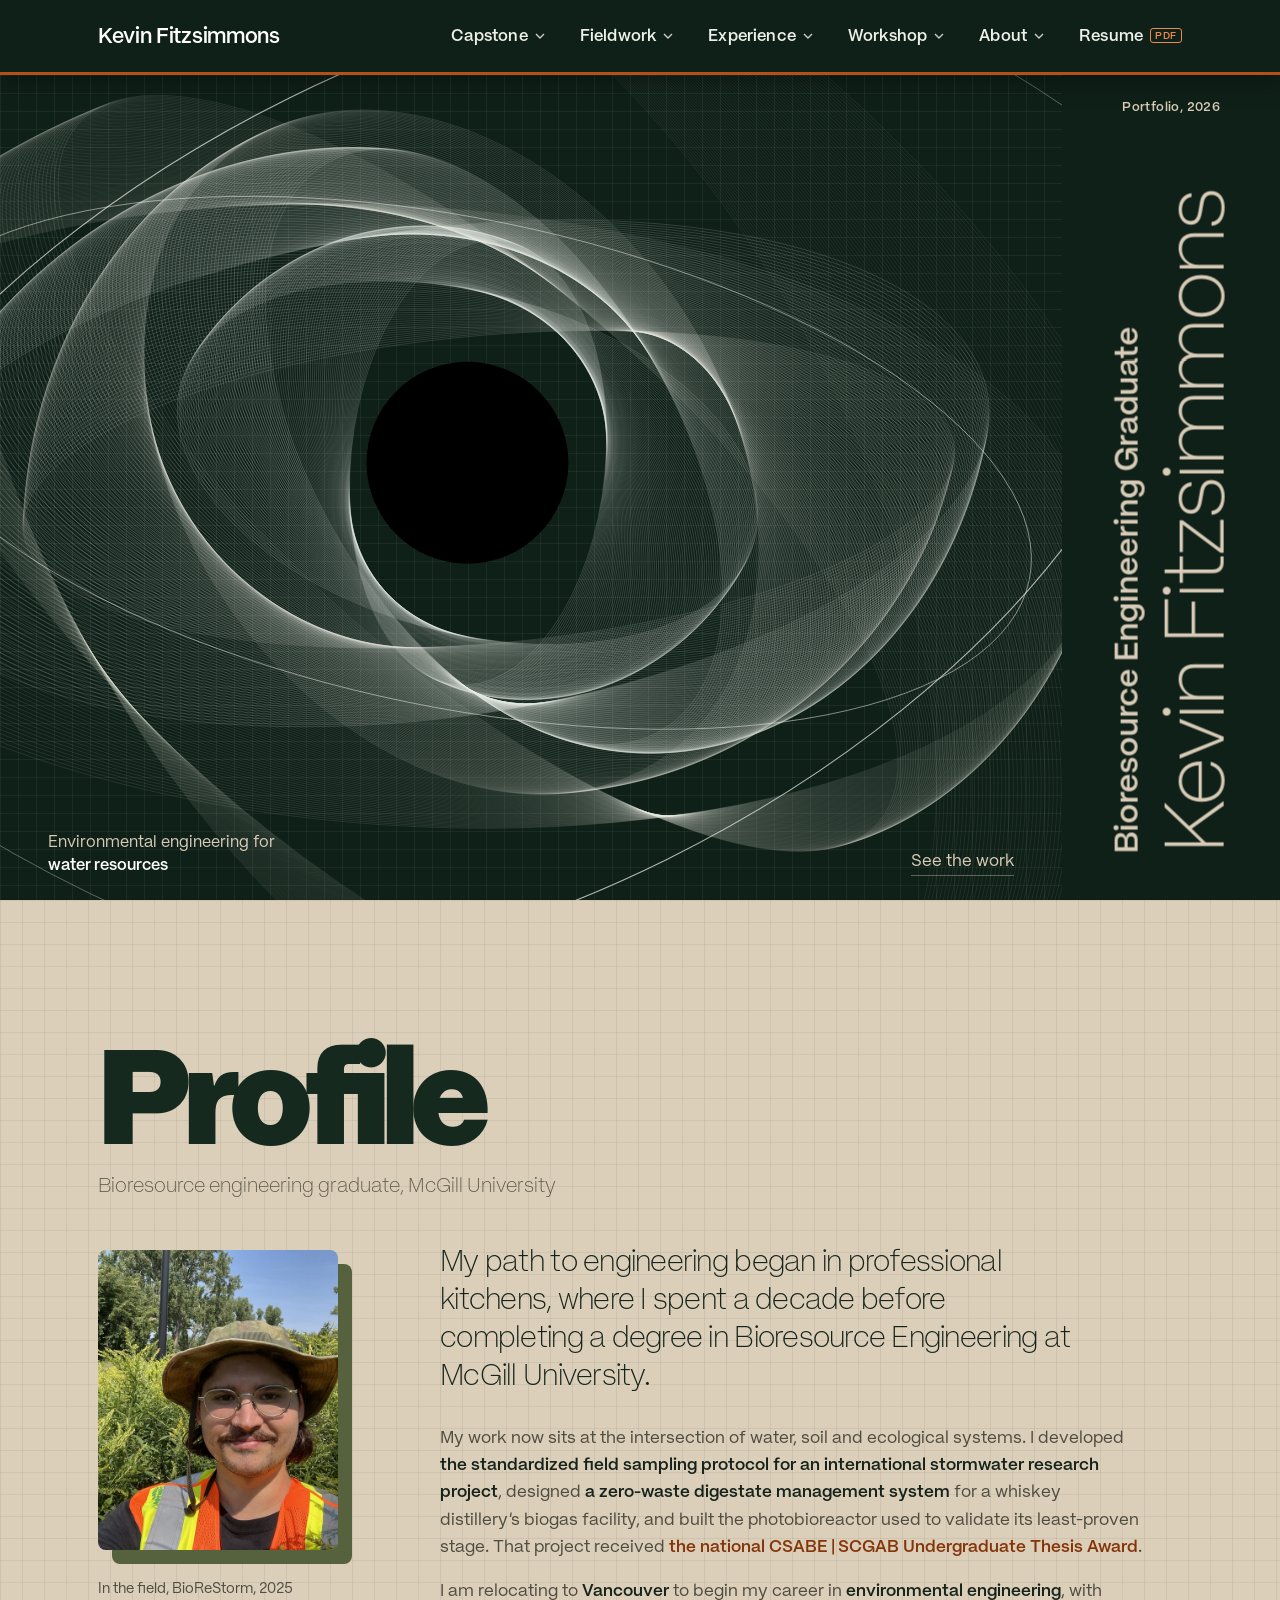
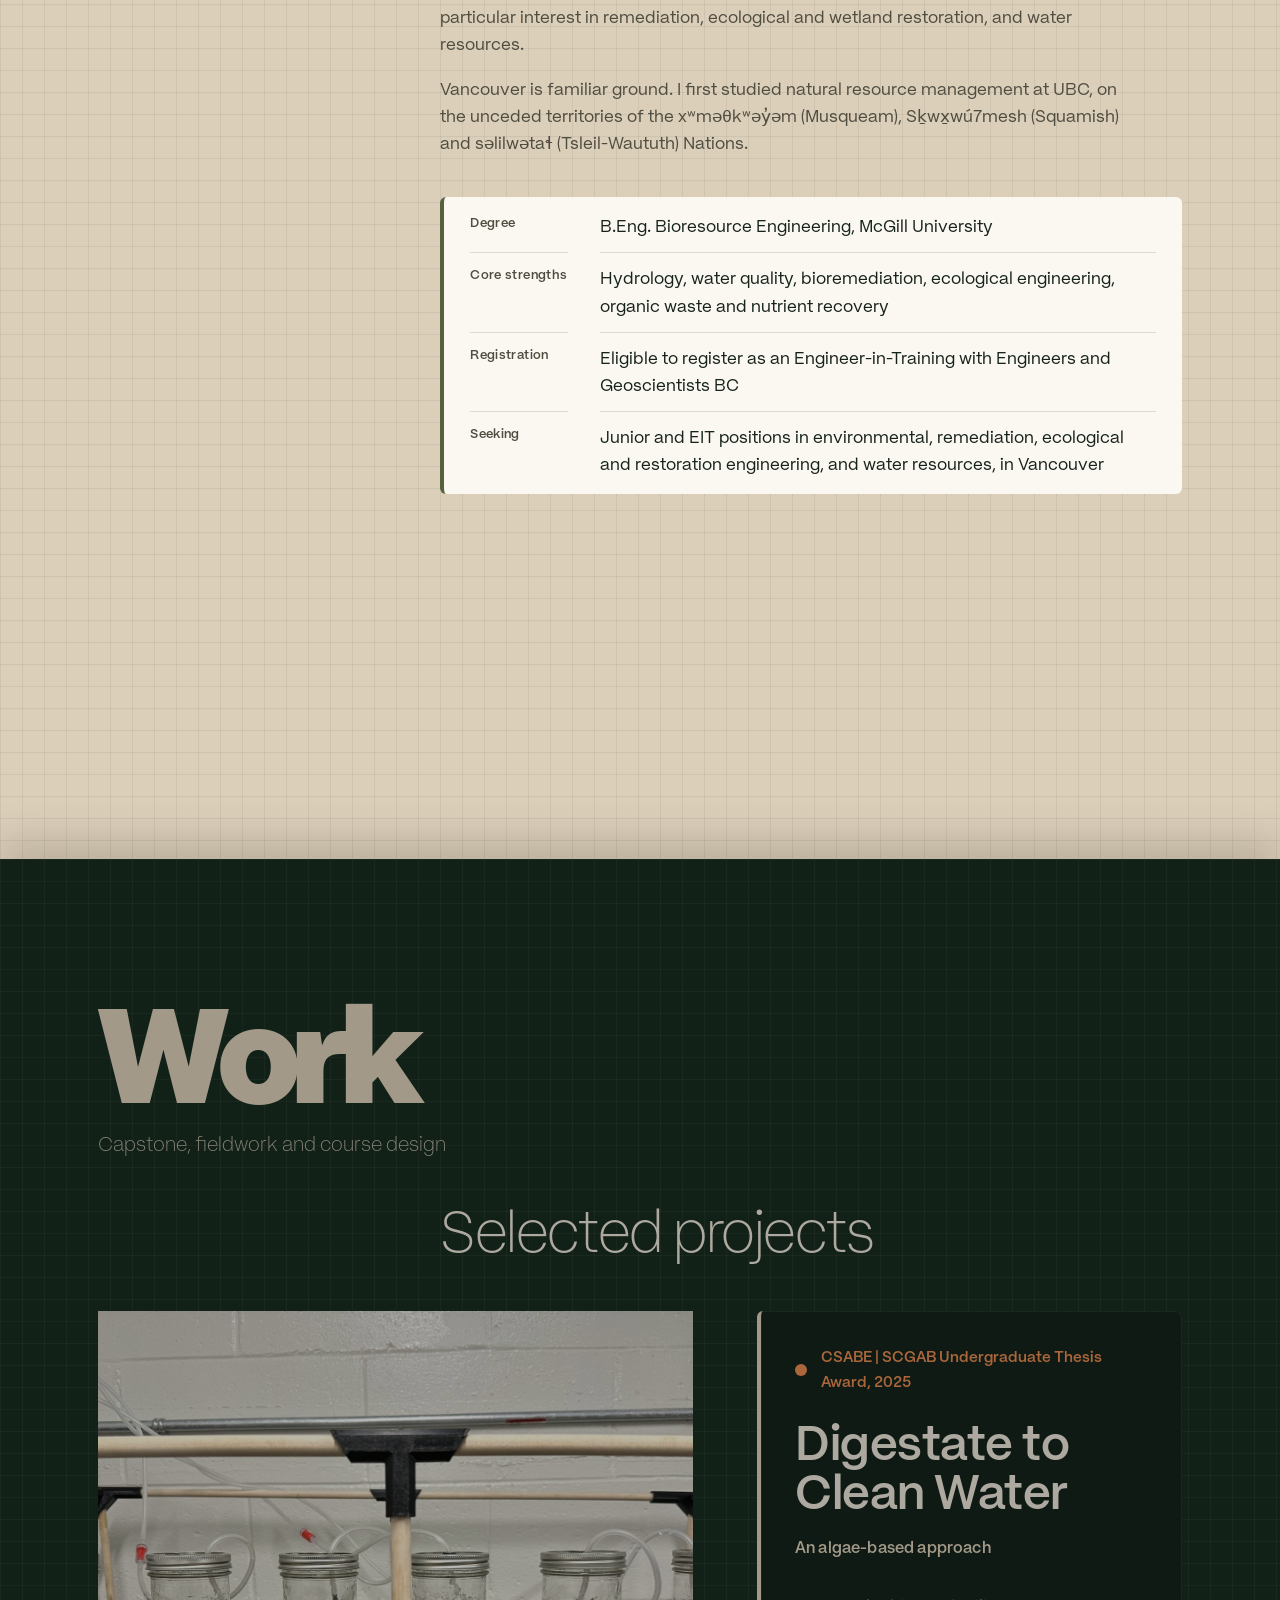
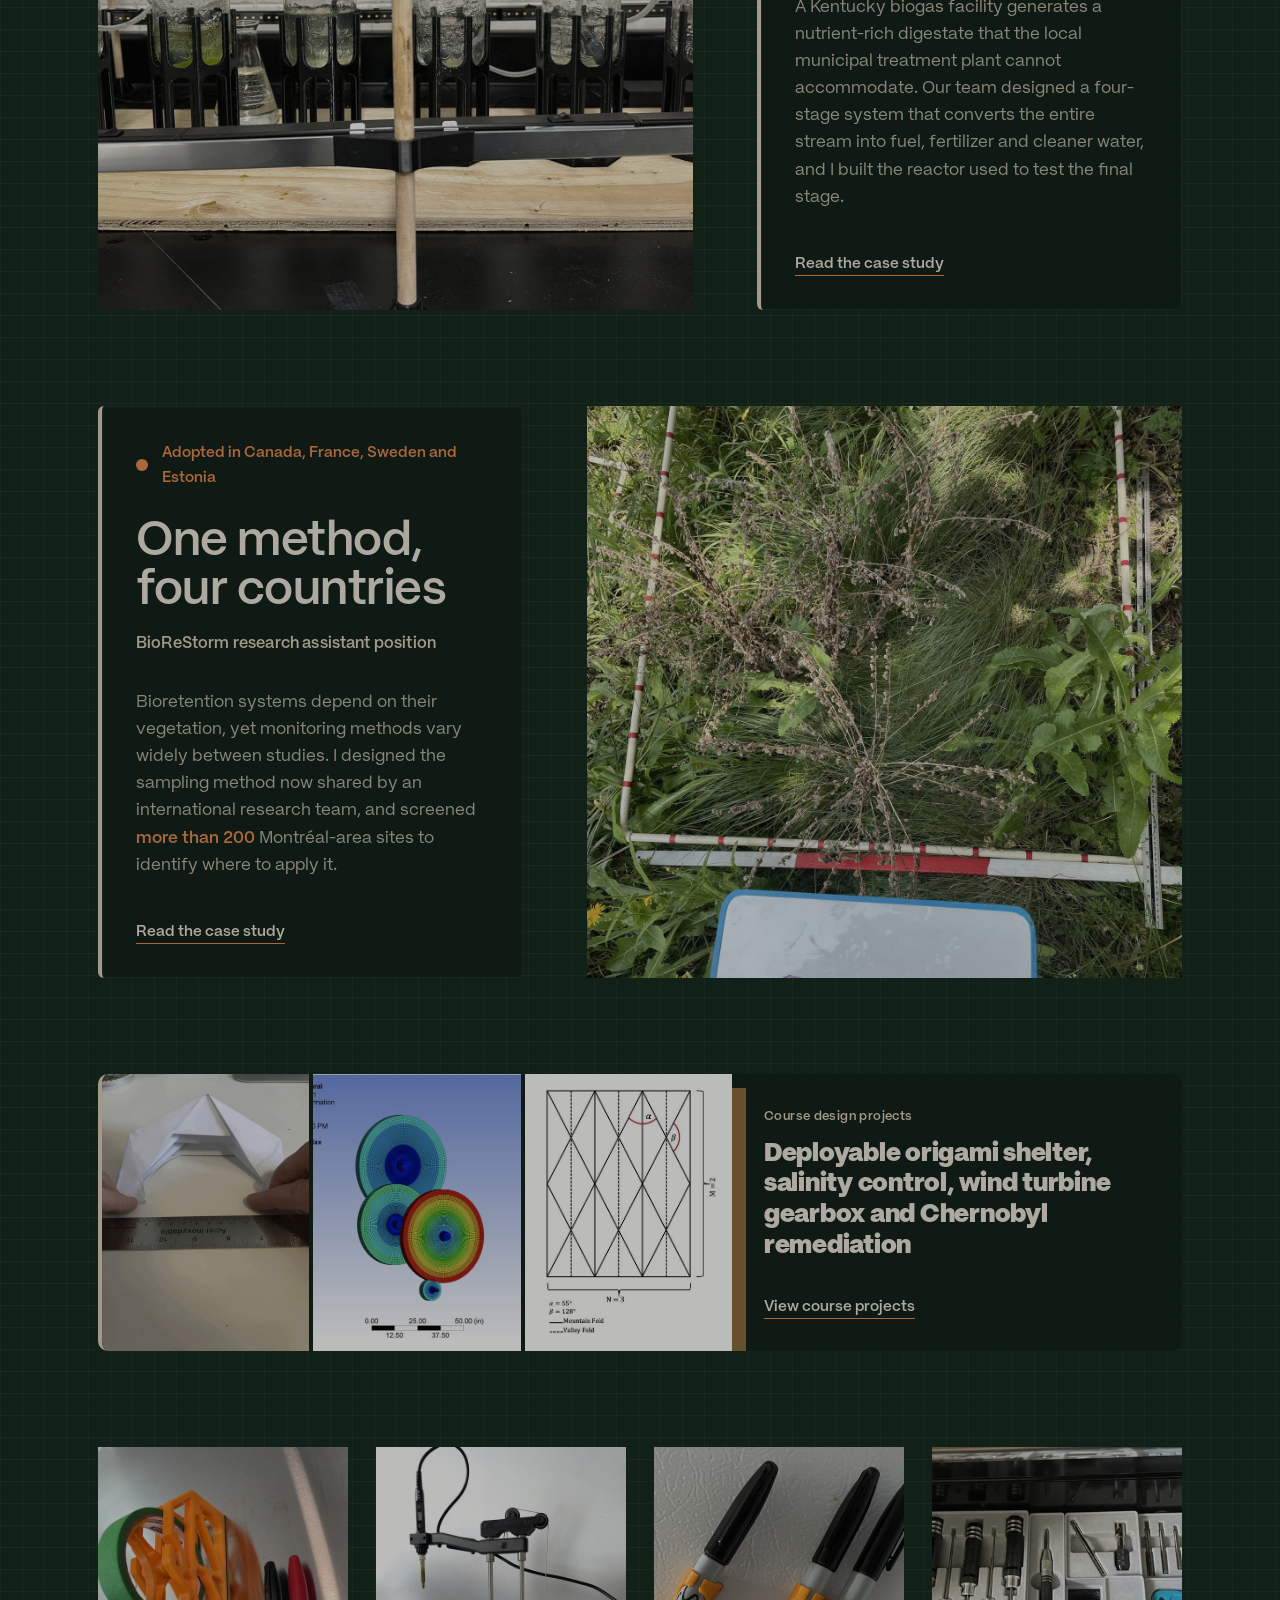
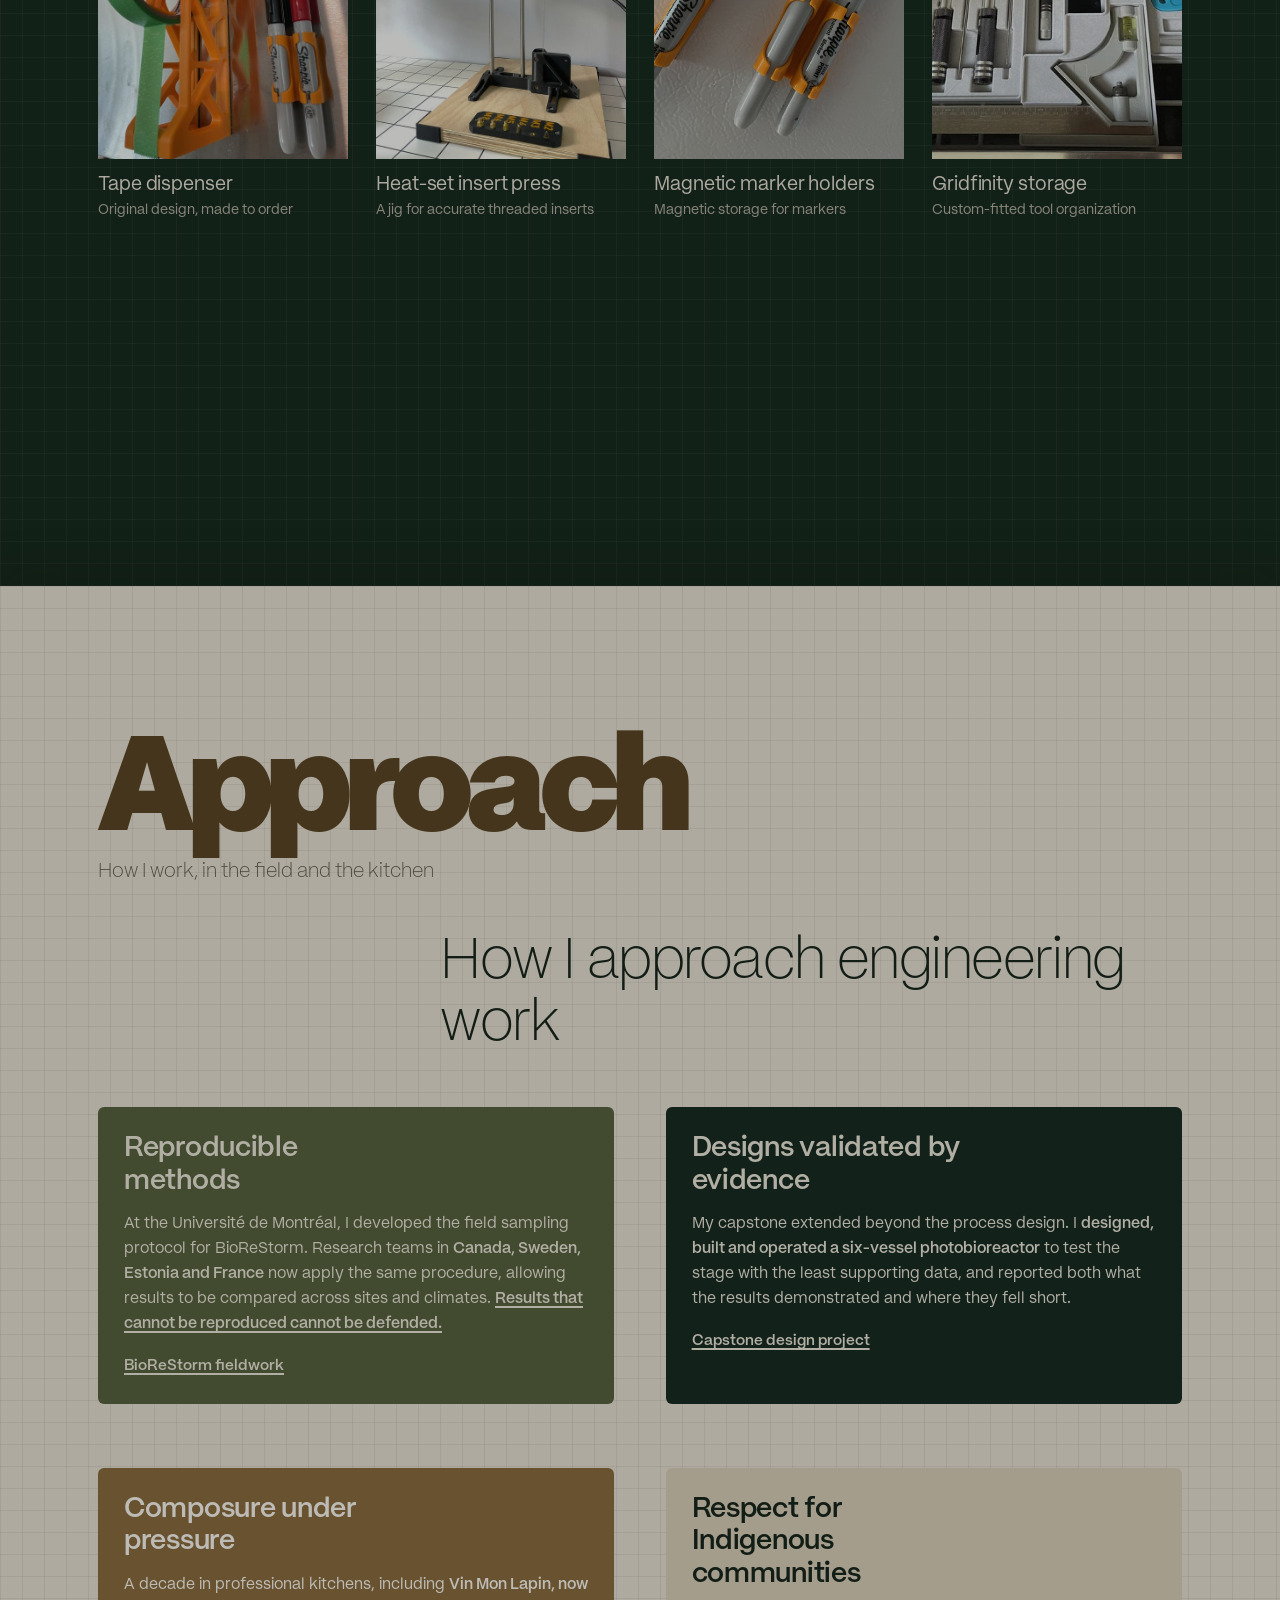
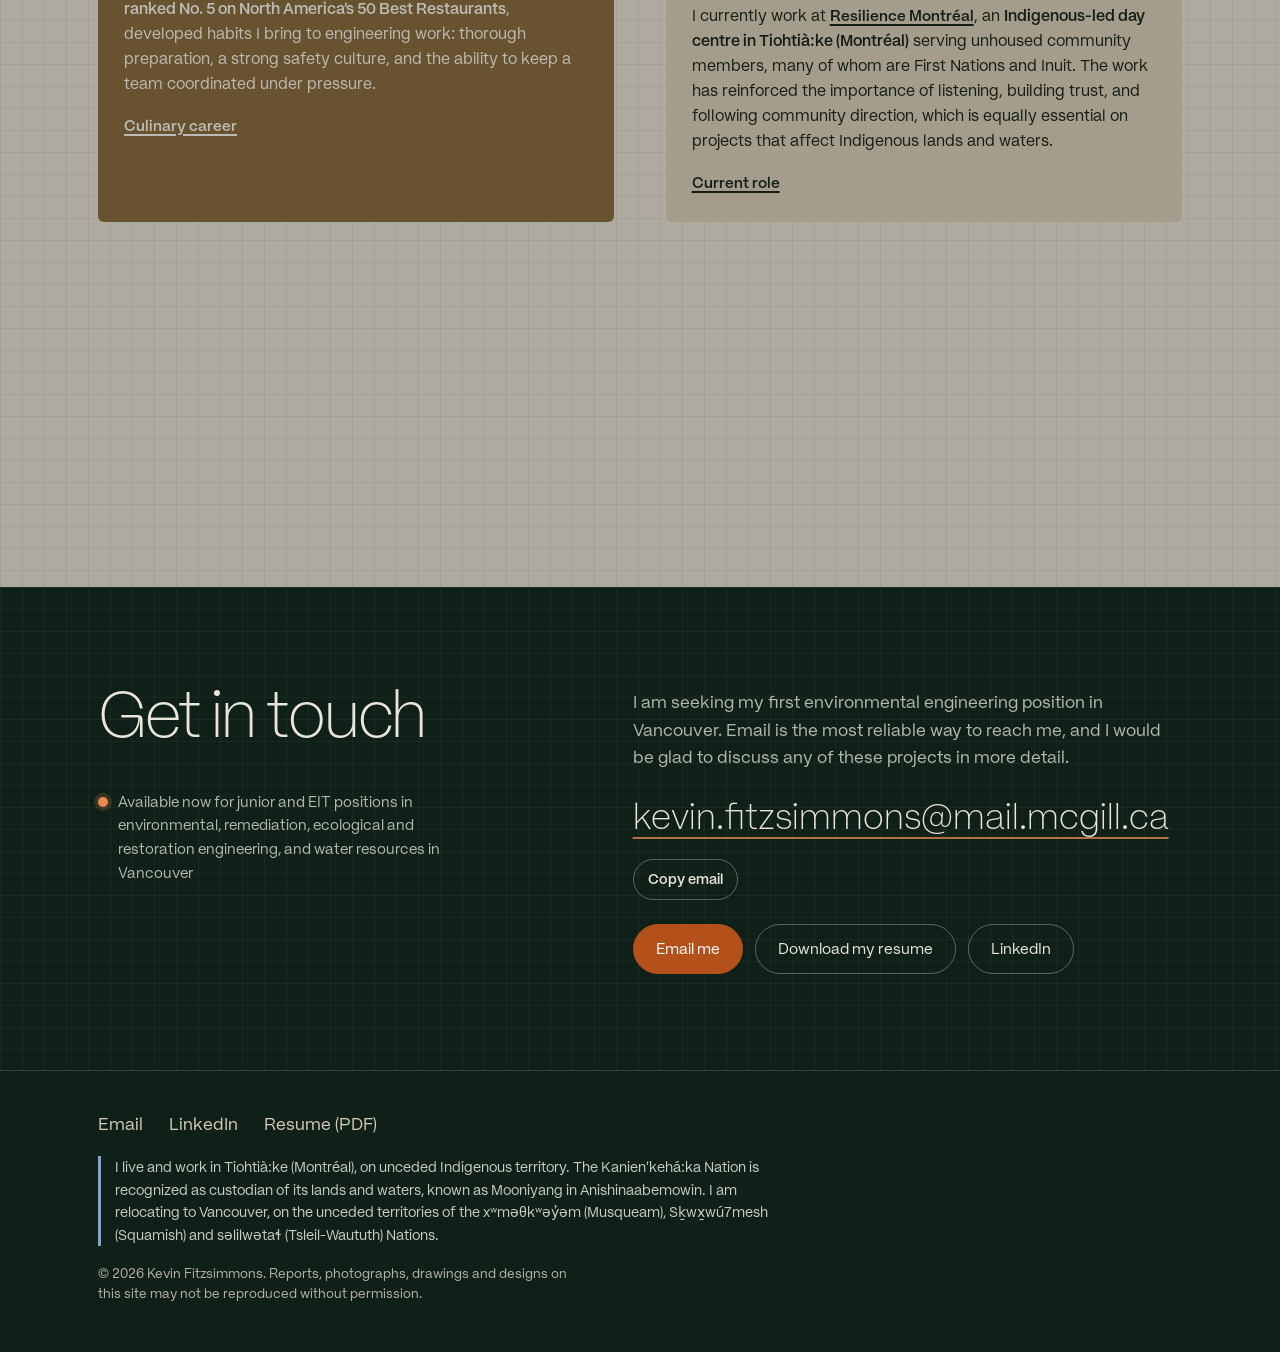
<file: index.html>
<!DOCTYPE html>
<html lang="en">
<head>
<meta charset="UTF-8">
<meta name="viewport" content="width=device-width, initial-scale=1">
<title>Kevin Fitzsimmons, Bioresource Engineering Graduate</title>
<meta name="description" content="Bioresource engineering graduate (McGill) working on remediation, ecological restoration, water quality and hydrology. Award-winning capstone, international stormwater fieldwork, a decade of professional kitchens. Relocating to Vancouver.">
<meta name="theme-color" content="#1b1f19">
<link rel="icon" type="image/svg+xml" href="favicon.svg">
<meta property="og:title" content="Kevin Fitzsimmons, Bioresource Engineering Graduate">
<meta property="og:description" content="Bioresource engineering graduate (McGill) working on remediation, ecological restoration, water quality and hydrology. Award-winning capstone, international stormwater fieldwork, a decade of professional kitchens. Relocating to Vancouver.">
<meta property="og:type" content="website">
<meta property="og:image" content="https://demslath.github.io/Kevin-Fitzsimmons_Engineering-Portfolio/images/web/photobioreactor_nolights.jpg">
<meta name="twitter:card" content="summary_large_image">
<link rel="preload" href="fonts/mori-400.woff2" as="font" type="font/woff2" crossorigin>
<link rel="preload" href="fonts/mori-600.woff2" as="font" type="font/woff2" crossorigin>
<link rel="stylesheet" href="style.css?v=20261123a">
</head>
<body class="home">
<a class="skip" href="#main">Skip to content</a>

<header class="nav">
  <div class="nav-inner">
    <div class="nav-brand"><a class="nav-name" href="index.html">Kevin Fitzsimmons</a><p class="nav-crumb" hidden></p></div>
    <button class="nav-burger" type="button" aria-expanded="false" aria-controls="site-menu"><span class="nav-burger-lines" aria-hidden="true"></span>Menu</button>
    <nav class="nav-links" id="site-menu" aria-label="Main">
      <div class="nav-item"><a class="nav-top" href="capstone.html">Capstone</a><button class="nav-toggle" type="button" aria-expanded="false" aria-controls="menu-capstone" aria-label="Show Capstone sections"><svg viewBox="0 0 10 6" aria-hidden="true"><path d="M1 1l4 4 4-4" fill="none" stroke="currentColor" stroke-width="1.4"/></svg></button><ul class="nav-menu" id="menu-capstone"><li><a href="capstone.html#main">Project overview</a></li><li><a href="capstone.html#train-h">System design</a></li><li><a href="capstone.html#pbr-h">Photobioreactor prototype</a></li><li><a href="capstone.html#res-h">Experimental results</a></li><li><a href="capstone.html#rep-h">Technical reports</a></li><li><a href="capstone-photos.html">Photo gallery</a></li></ul></div>
      <div class="nav-item"><a class="nav-top" href="fieldwork.html">Fieldwork</a><button class="nav-toggle" type="button" aria-expanded="false" aria-controls="menu-fieldwork" aria-label="Show Fieldwork sections"><svg viewBox="0 0 10 6" aria-hidden="true"><path d="M1 1l4 4 4-4" fill="none" stroke="currentColor" stroke-width="1.4"/></svg></button><ul class="nav-menu" id="menu-fieldwork"><li><a href="fieldwork.html#main">Project overview</a></li><li><a href="fieldwork.html#gap-h">Research gap</a></li><li><a href="fieldwork.html#did-h">Scope of work</a></li><li><a href="fieldwork.html#pap-h">Study site: Avenue Papineau</a></li><li><a href="fieldwork.html#salt-h">De-icing salt and street trees</a></li><li><a href="fieldwork.html#take-h">Lessons learned</a></li></ul></div>
      <div class="nav-item"><a class="nav-top" href="experience.html">Experience</a><button class="nav-toggle" type="button" aria-expanded="false" aria-controls="menu-experience" aria-label="Show Experience sections"><svg viewBox="0 0 10 6" aria-hidden="true"><path d="M1 1l4 4 4-4" fill="none" stroke="currentColor" stroke-width="1.4"/></svg></button><ul class="nav-menu" id="menu-experience"><li><a href="experience.html#tl-h">Career timeline</a></li><li><a href="experience.html#eng-h">Education and research</a></li><li><a href="experience.html#kit-h">Culinary career</a></li><li><a href="experience.html#edu-h">Key coursework</a></li><li><a href="experience.html#cp-h">Course design projects</a></li><li><a href="experience.html#sk-h">Technical skills</a></li><li><a href="experience.html#cr-h">Awards and credentials</a></li></ul></div>
      <div class="nav-item"><a class="nav-top" href="printing.html">Workshop</a><button class="nav-toggle" type="button" aria-expanded="false" aria-controls="menu-printing" aria-label="Show Workshop sections"><svg viewBox="0 0 10 6" aria-hidden="true"><path d="M1 1l4 4 4-4" fill="none" stroke="currentColor" stroke-width="1.4"/></svg></button><ul class="nav-menu" id="menu-printing"><li><a href="printing.html#tape">Tape dispenser (made to order)</a></li><li><a href="printing.html#heat-press">Heat-set insert press</a></li><li><a href="printing.html#markers">Magnetic marker holders</a></li><li><a href="printing.html#gridfinity">Gridfinity storage system</a></li></ul></div>
      <div class="nav-item"><a class="nav-top" href="contact.html">About</a><button class="nav-toggle" type="button" aria-expanded="false" aria-controls="menu-contact" aria-label="Show About sections"><svg viewBox="0 0 10 6" aria-hidden="true"><path d="M1 1l4 4 4-4" fill="none" stroke="currentColor" stroke-width="1.4"/></svg></button><ul class="nav-menu" id="menu-contact"><li><a href="contact.html#main">Background</a></li><li><a href="contact.html#off-h">Personal interests</a></li><li><a href="contact.html#want-h">Career objectives</a></li><li><a href="contact.html#contact">Contact information</a></li></ul></div>
      <div class="nav-item"><a class="nav-top" href="documents/KDF_Resume.pdf" target="_blank" rel="noopener">Resume <span class="nav-pdf">PDF</span></a></div>
    </nav>
  </div>
</header>

<section class="cover" aria-label="Introduction">
  <div class="cover-art">
    <canvas data-cover data-eye-x="0.44" data-eye-y="0.47" data-scale="1" aria-hidden="true"></canvas>
  </div>
  <div class="cover-spine">
    <span class="cover-date sc">Portfolio, 2026</span>
    <h1 class="cover-title">
      <span class="name">Kevin Fitzsimmons</span>
      <span class="role">Bioresource Engineering Graduate</span>
    </h1>
  </div>


  <div class="cover-foot">
    <p class="cover-focus" style="margin:0">Environmental engineering for<br><span class="cover-cycle" data-words="water resources|contaminated soils|wetland restoration|stormwater systems|ecological systems">water, soil and ecological systems</span></p>
    <a class="cover-scroll" href="#main">See the work</a>
  </div>
</section>

<main id="main">
  <section class="section has-word">
    <div class="panel-eq" data-eq="1" aria-hidden="true"><i></i><i></i></div><div class="panel-shade" aria-hidden="true"></div>
    <p class="panel-word" aria-hidden="true">Profile<small>Bioresource engineering graduate, McGill University</small></p>
    <div class="page split">
      <div class="split-head"><span class="sc">Profile</span>
        <figure class="side-img"><img src="images/thumb/field_selfie.jpg" alt="Kevin in a hi-vis vest and bucket hat in tall goldenrod" loading="lazy"><figcaption>In the field, BioReStorm, 2025</figcaption></figure></div>
      <div>
        <p class="lead">My path to engineering began in professional kitchens, where I spent a decade before completing a degree in Bioresource Engineering at McGill University.</p>
        <p class="muted" style="margin-top:28px">My work now sits at the intersection of water, soil and ecological systems. I developed <strong>the standardized field sampling protocol for an international stormwater research project</strong>, designed <strong>a zero-waste digestate management system</strong> for a whiskey distillery’s biogas facility, and built the photobioreactor used to validate its least-proven stage. That project received <span class="hl">the national CSABE&thinsp;|&thinsp;SCGAB Undergraduate Thesis Award</span>.</p>
        <p class="muted">I am relocating to <strong>Vancouver</strong> to begin my career in <strong>environmental engineering</strong>, with particular interest in remediation, ecological and wetland restoration, and water resources.</p>
        <p class="muted">Vancouver is familiar ground. I first studied natural resource management at UBC, on the unceded territories of the xʷməθkʷəy̓əm (Musqueam), Sḵwx̱wú7mesh (Squamish) and səlilwətaɬ (Tsleil-Waututh) Nations.</p>
        <dl class="facts" style="margin-top:40px">
          <dt>Degree</dt><dd>B.Eng. Bioresource Engineering, McGill University</dd>
          <dt>Core strengths</dt><dd>Hydrology, water quality, bioremediation, ecological engineering, organic waste and nutrient recovery</dd>
          <dt>Registration</dt><dd>Eligible to register as an Engineer-in-Training with Engineers and Geoscientists BC</dd>
          <dt>Seeking</dt><dd>Junior and EIT positions in environmental, remediation, ecological and restoration engineering, and water resources, in Vancouver</dd>
        </dl>
      </div>
    </div>
  </section>

  <section class="section has-word" aria-labelledby="work-h">
    <div class="panel-eq" data-eq="2" aria-hidden="true"><i></i><i></i></div><div class="panel-shade" aria-hidden="true"></div>
    <p class="panel-word" aria-hidden="true">Work<small>Capstone, fieldwork and course design</small></p>
    <div class="page">
      <div class="split" style="margin-bottom:48px">
        <div class="split-head"><span class="sc">Portfolio</span></div>
        <h2 id="work-h">Selected projects</h2>
      </div>

      <a class="feature" href="capstone.html">
        <div class="feature-media">
          <img src="images/web/photobioreactor_nolights.jpg" alt="Six-vessel photobioreactor with grow-light frame on a lab bench" width="1800" height="1350">
        </div>
        <div>
          <p class="honour">CSABE&thinsp;|&thinsp;SCGAB Undergraduate Thesis Award, 2025</p>
          <h3>Digestate to Clean Water</h3>
          <p class="italic">An algae-based approach</p>
          <p class="muted" style="margin-top:16px">A Kentucky biogas facility generates a nutrient-rich digestate that the local municipal treatment plant cannot accommodate. Our team designed a four-stage system that converts the entire stream into fuel, fertilizer and cleaner water, and I built the reactor used to test the final stage.</p>
          <span class="feature-cta">Read the case study</span>
        </div>
      </a>

      <a class="feature feature-flip" href="fieldwork.html" style="margin-top:clamp(56px,8vw,96px)">
        <div class="feature-media">
          <img src="images/web/field_quadrat.jpg" alt="Survey quadrat frame over mixed vegetation in a bioretention cell" loading="lazy" style="object-position:50% 40%">
        </div>
        <div>
          <p class="honour">Adopted in Canada, France, Sweden and Estonia</p>
          <h3>One method, four countries</h3>
          <p class="italic">BioReStorm research assistant position</p>
          <p class="muted" style="margin-top:16px">Bioretention systems depend on their vegetation, yet monitoring methods vary widely between studies. I designed the sampling method now shared by an international research team, and screened <span class="hl">more than 200</span> Montréal-area sites to identify where to apply it.</p>
          <span class="feature-cta">Read the case study</span>
        </div>
      </a>

      <a class="cp-strip" href="experience.html#projects">
        <div class="cp-strip-imgs">
          <img src="images/thumb/origami_deploy_1_poster.jpg" alt="Origami shelter paper prototype" loading="lazy">
          <img src="images/thumb/gear_fea.jpg" alt="Gear finite element analysis" loading="lazy">
          <img src="images/thumb/origami_pattern.jpg" alt="Origami shelter crease pattern" loading="lazy" style="object-fit:contain">
        </div>
        <div class="cp-strip-text">
          <span class="sc">Course design projects</span>
          <h3>Deployable origami shelter, salinity control, wind turbine gearbox and Chernobyl remediation</h3>
          <span class="feature-cta">View course projects</span>
        </div>
      </a>

      <div class="shelf">
        <a class="shelf-item" href="printing.html#tape">
          <div class="ph"><img src="images/thumb/tape_orange.jpg" alt="Orange 3D-printed tape dispenser with tape and markers" loading="lazy"></div>
          <h4>Tape dispenser</h4>
          <p>Original design, made to order</p>
        </a>
        <a class="shelf-item" href="printing.html#heat-press">
          <div class="ph"><img src="images/thumb/hp_hero.jpg" alt="Heat-set insert press with soldering iron on a wooden base" loading="lazy"></div>
          <h4>Heat-set insert press</h4>
          <p>A jig for accurate threaded inserts</p>
        </a>
        <a class="shelf-item" href="printing.html#markers">
          <div class="ph"><img src="images/thumb/marker_all.jpg" alt="Orange magnetic marker holders holding Sharpies" loading="lazy"></div>
          <h4>Magnetic marker holders</h4>
          <p>Magnetic storage for markers</p>
        </a>
        <a class="shelf-item" href="printing.html#gridfinity">
          <div class="ph"><img src="images/thumb/gridfinity_tools.jpg" alt="Drawer of custom Gridfinity bins holding tools" loading="lazy"></div>
          <h4>Gridfinity storage</h4>
          <p>Custom-fitted tool organization</p>
        </a>
      </div>
    </div>
  </section>

  <section class="section has-word" aria-labelledby="how-h">
    <div class="panel-eq" data-eq="3" aria-hidden="true"><i></i><i></i></div><div class="panel-shade" aria-hidden="true"></div>
    <p class="panel-word" aria-hidden="true">Approach<small>How I work, in the field and the kitchen</small></p>
    <div class="page">
      <div class="split" style="margin-bottom:56px">
        <div class="split-head"><span class="sc">Approach</span></div>
        <h2 id="how-h">How I approach engineering work</h2>
      </div>
      <div class="pillars four">
        <article>
          <h3>Reproducible methods</h3>
          <p>At the Université de Montréal, I developed the field sampling protocol for BioReStorm. Research teams in <strong>Canada, Sweden, Estonia and France</strong> now apply the same procedure, allowing results to be compared across sites and climates. <strong class="hl">Results that cannot be reproduced cannot be defended.</strong></p>
          <a class="link" href="fieldwork.html">BioReStorm fieldwork</a>
        </article>
        <article>
          <h3>Designs validated by evidence</h3>
          <p>My capstone extended beyond the process design. I <strong>designed, built and operated a six-vessel photobioreactor</strong> to test the stage with the least supporting data, and reported both what the results demonstrated and where they fell short.</p>
          <a class="link" href="capstone.html">Capstone design project</a>
        </article>
        <article>
          <h3>Composure under pressure</h3>
          <p>A decade in professional kitchens, including <strong>Vin Mon Lapin, now ranked No.&nbsp;5 on North America’s 50 Best Restaurants</strong>, developed habits I bring to engineering work: thorough preparation, a strong safety culture, and the ability to keep a team coordinated under pressure.</p>
          <a class="link" href="experience.html#kitchens">Culinary career</a>
        </article>
        <article>
          <h3>Respect for Indigenous communities</h3>
          <p>I currently work at <a class="link" href="https://www.resiliencemontreal.com/en/home" target="_blank" rel="noopener">Resilience Montréal</a>, an <strong>Indigenous-led day centre in Tiohtià:ke (Montréal)</strong> serving unhoused community members, many of whom are First Nations and Inuit. The work has reinforced the importance of listening, building trust, and following community direction, which is equally essential on projects that affect Indigenous lands and waters.</p>
          <a class="link" href="experience.html#kitchens">Current role</a>
        </article>
      </div>
    </div>
  </section>


  <section class="section cta-section" aria-labelledby="cta-h">
    <div class="panel-eq" data-eq="4" aria-hidden="true"><i></i><i></i></div><div class="panel-shade" aria-hidden="true"></div>
    <div class="page closer cta" id="contact">
      <p class="cta-status"><span class="dot" aria-hidden="true"></span>Available now for junior and EIT positions in environmental, remediation, ecological and restoration engineering, and water resources in Vancouver</p>
      <h2 id="cta-h">Get in touch</h2>
      <p class="muted cta-note">I am seeking my first environmental engineering position in Vancouver. Email is the most reliable way to reach me, and I would be glad to discuss any of these projects in more detail.</p>
      <div class="cta-mail">
        <a class="mail link" href="mailto:kevin.fitzsimmons@mail.mcgill.ca">kevin.fitzsimmons@mail.mcgill.ca</a>
        <button class="copy-btn" type="button" data-copy="kevin.fitzsimmons@mail.mcgill.ca" aria-label="Copy email address">Copy email</button>
      </div>
      
      <div class="btn-row">
        <a class="btn btn-solid" href="mailto:kevin.fitzsimmons@mail.mcgill.ca">Email me</a>
        <a class="btn" href="documents/KDF_Resume.pdf" target="_blank" rel="noopener">Download my resume</a>
        <a class="btn" href="https://www.linkedin.com/in/kevin-fitzsimmons-325343297/" target="_blank" rel="noopener">LinkedIn</a>
      </div>
    </div>
  </section>

</main>
<footer class="footer">
  <div class="footer-inner">
    <div class="footer-links">
      <a href="mailto:kevin.fitzsimmons@mail.mcgill.ca">Email</a>
      <a href="https://www.linkedin.com/in/kevin-fitzsimmons-325343297/" target="_blank" rel="noopener">LinkedIn</a>
      <a href="documents/KDF_Resume.pdf" target="_blank" rel="noopener">Resume (PDF)</a>
    </div>
    <small class="land">I live and work in Tiohtià:ke (Montréal), on unceded Indigenous territory. The Kanien’kehá:ka Nation is recognized as custodian of its lands and waters, known as Mooniyang in Anishinaabemowin. I am relocating to Vancouver, on the unceded territories of the xʷməθkʷəy̓əm (Musqueam), Sḵwx̱wú7mesh (Squamish) and səlilwətaɬ (Tsleil-Waututh) Nations.</small>
    <small>© 2026 Kevin Fitzsimmons. Reports, photographs, drawings and designs on this site may not be reproduced without permission.</small>
  </div>
</footer>
<script src="nav.js?v=20261123a" defer></script>
<script src="cover.js?v=20261123a" defer></script>
</body>
</html>
</file>
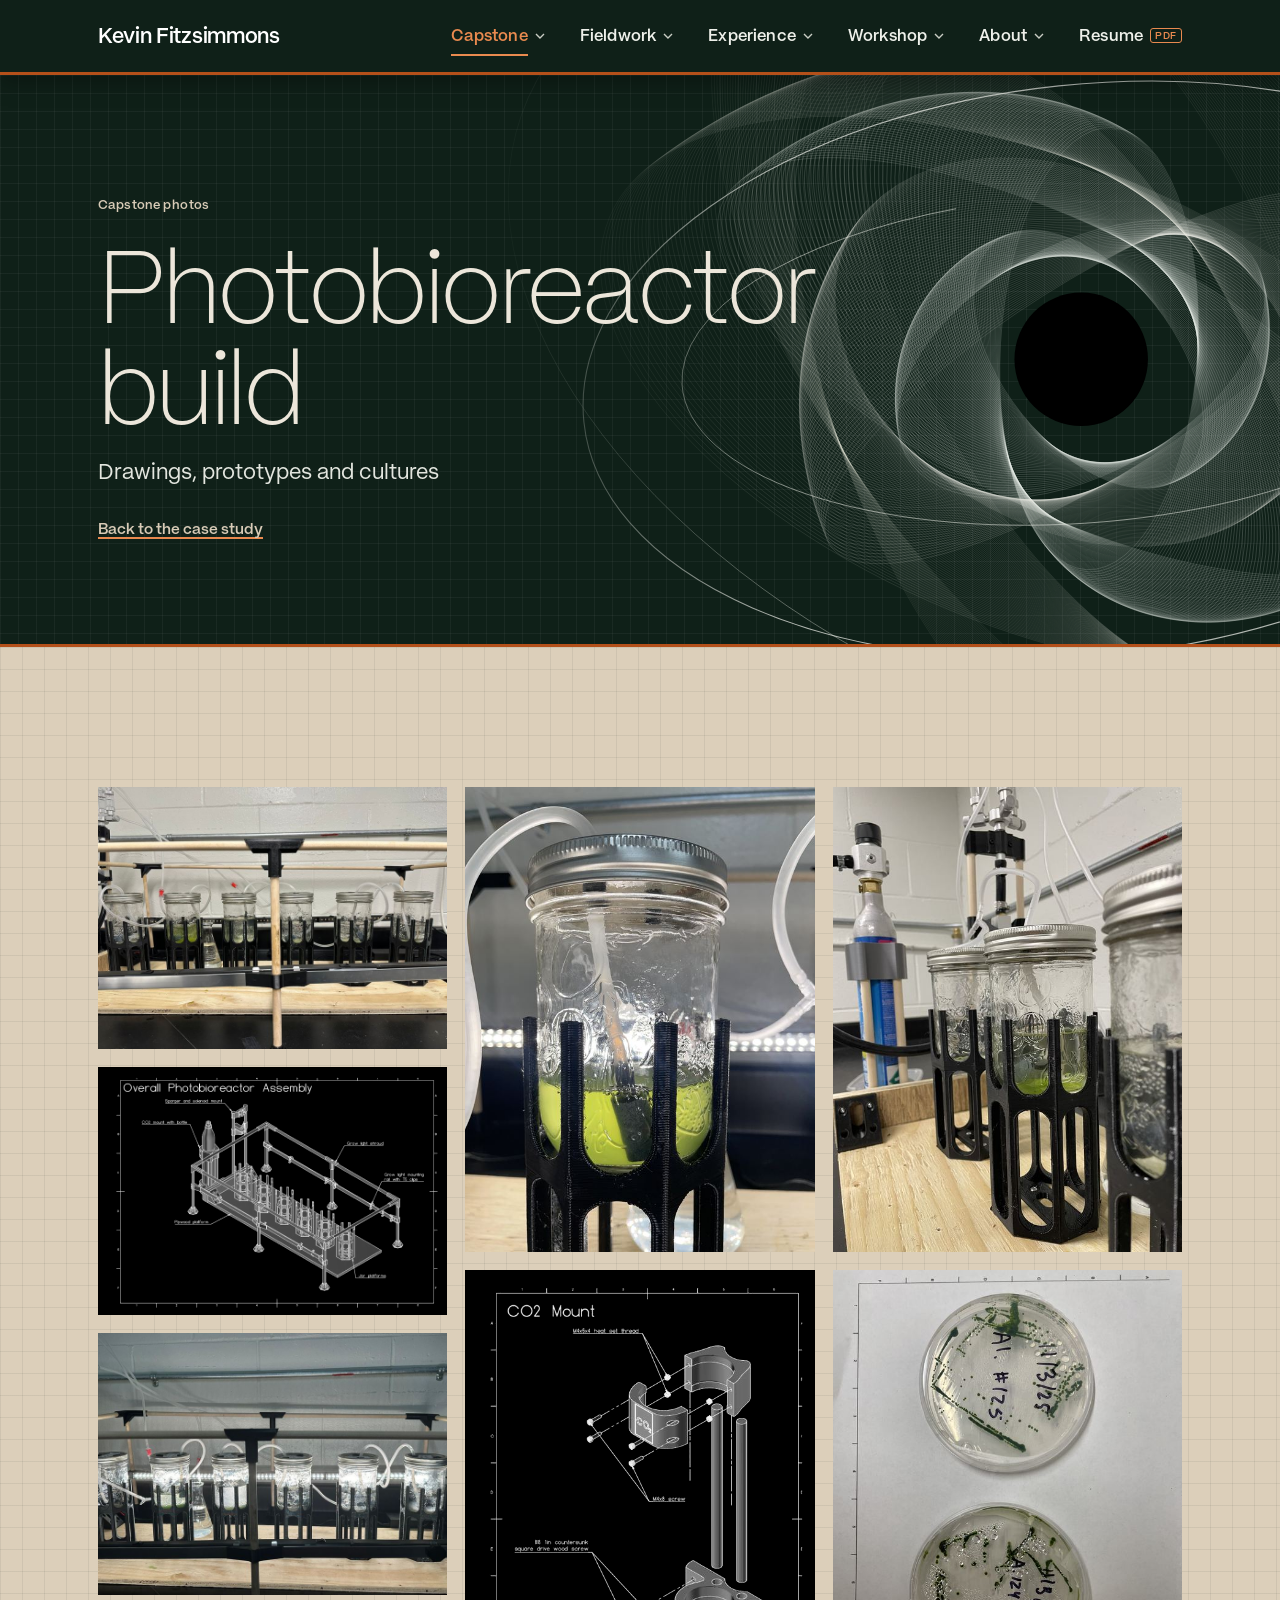
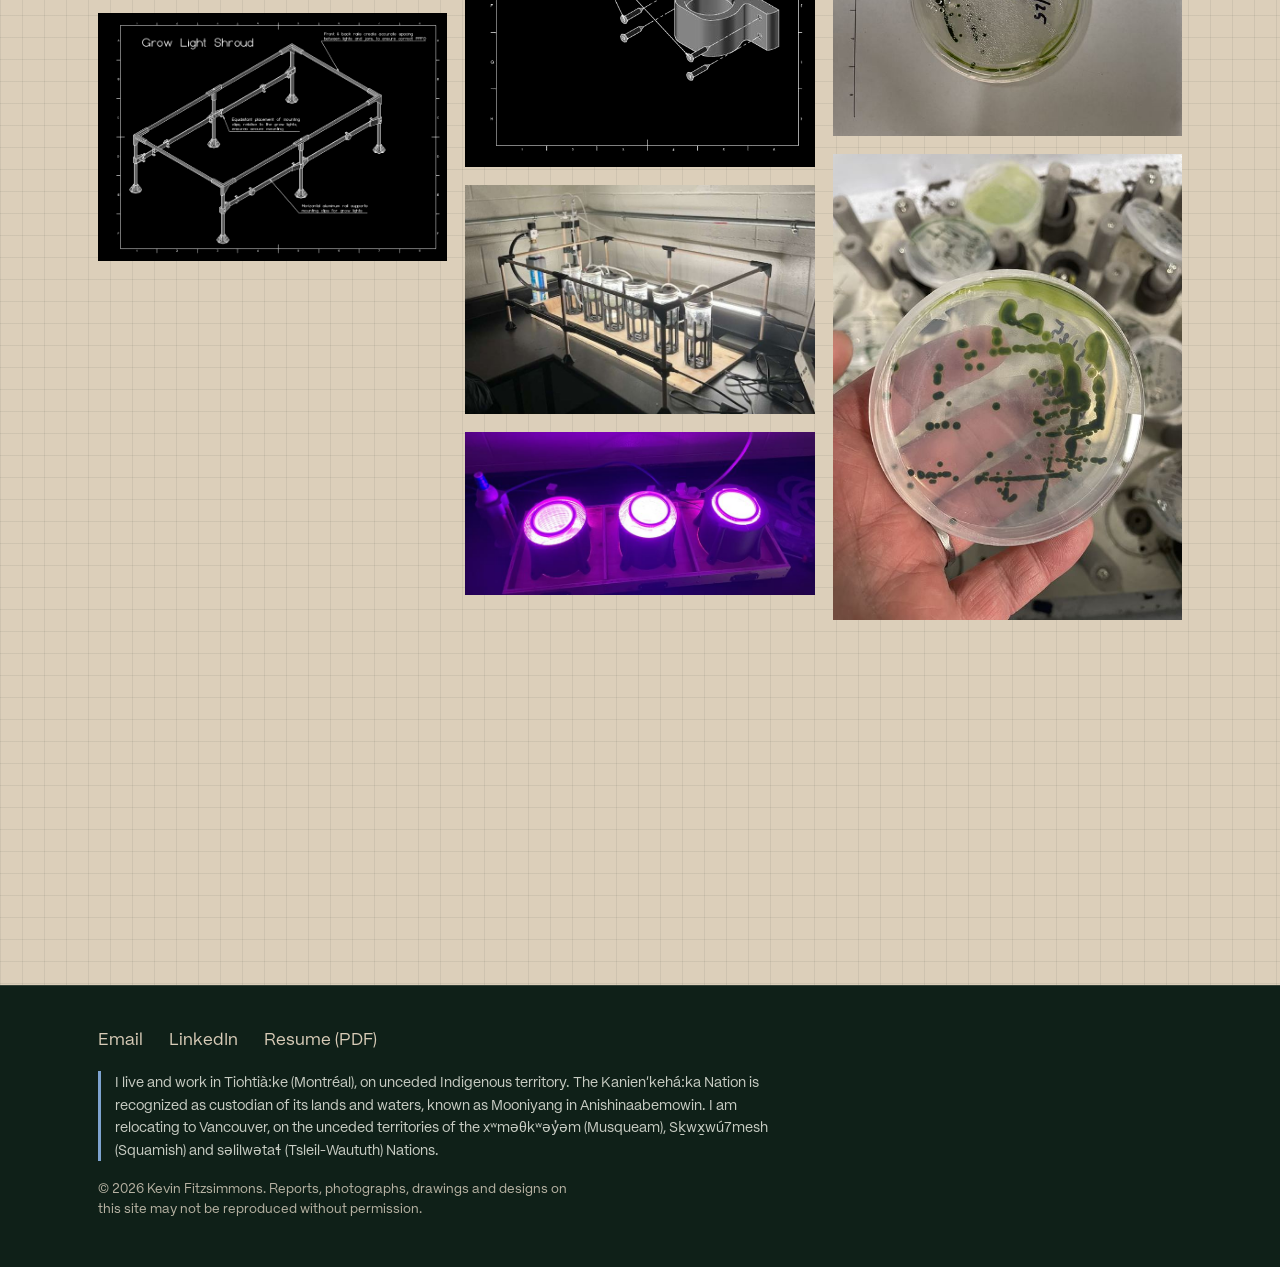
<file: capstone-photos.html>
<!DOCTYPE html>
<html lang="en">
<head>
<meta charset="UTF-8">
<meta name="viewport" content="width=device-width, initial-scale=1">
<title>Photobioreactor build, photos, Kevin Fitzsimmons</title>
<meta name="description" content="Photos and drawings: Photobioreactor build.">
<meta name="theme-color" content="#1b1f19">
<link rel="icon" type="image/svg+xml" href="favicon.svg">
<meta property="og:title" content="Photobioreactor build, photos, Kevin Fitzsimmons">
<meta property="og:description" content="Photos and drawings: Photobioreactor build.">
<meta property="og:type" content="website">
<meta property="og:image" content="https://demslath.github.io/Kevin-Fitzsimmons_Engineering-Portfolio/images/web/photobioreactor_nolights.jpg">
<meta name="twitter:card" content="summary_large_image">
<link rel="preload" href="fonts/mori-400.woff2" as="font" type="font/woff2" crossorigin>
<link rel="preload" href="fonts/mori-600.woff2" as="font" type="font/woff2" crossorigin>
<link rel="stylesheet" href="style.css?v=20261123a">
</head>
<body>
<a class="skip" href="#main">Skip to content</a>
<header class="nav">
  <div class="nav-inner">
    <div class="nav-brand"><a class="nav-name" href="index.html">Kevin Fitzsimmons</a><p class="nav-crumb" hidden></p></div>
    <button class="nav-burger" type="button" aria-expanded="false" aria-controls="site-menu"><span class="nav-burger-lines" aria-hidden="true"></span>Menu</button>
    <nav class="nav-links" id="site-menu" aria-label="Main">
      <div class="nav-item"><a class="nav-top" href="capstone.html" aria-current="page">Capstone</a><button class="nav-toggle" type="button" aria-expanded="false" aria-controls="menu-capstone" aria-label="Show Capstone sections"><svg viewBox="0 0 10 6" aria-hidden="true"><path d="M1 1l4 4 4-4" fill="none" stroke="currentColor" stroke-width="1.4"/></svg></button><ul class="nav-menu" id="menu-capstone"><li><a href="capstone.html#main">Project overview</a></li><li><a href="capstone.html#train-h">System design</a></li><li><a href="capstone.html#pbr-h">Photobioreactor prototype</a></li><li><a href="capstone.html#res-h">Experimental results</a></li><li><a href="capstone.html#rep-h">Technical reports</a></li><li><a href="capstone-photos.html">Photo gallery</a></li></ul></div>
      <div class="nav-item"><a class="nav-top" href="fieldwork.html">Fieldwork</a><button class="nav-toggle" type="button" aria-expanded="false" aria-controls="menu-fieldwork" aria-label="Show Fieldwork sections"><svg viewBox="0 0 10 6" aria-hidden="true"><path d="M1 1l4 4 4-4" fill="none" stroke="currentColor" stroke-width="1.4"/></svg></button><ul class="nav-menu" id="menu-fieldwork"><li><a href="fieldwork.html#main">Project overview</a></li><li><a href="fieldwork.html#gap-h">Research gap</a></li><li><a href="fieldwork.html#did-h">Scope of work</a></li><li><a href="fieldwork.html#pap-h">Study site: Avenue Papineau</a></li><li><a href="fieldwork.html#salt-h">De-icing salt and street trees</a></li><li><a href="fieldwork.html#take-h">Lessons learned</a></li></ul></div>
      <div class="nav-item"><a class="nav-top" href="experience.html">Experience</a><button class="nav-toggle" type="button" aria-expanded="false" aria-controls="menu-experience" aria-label="Show Experience sections"><svg viewBox="0 0 10 6" aria-hidden="true"><path d="M1 1l4 4 4-4" fill="none" stroke="currentColor" stroke-width="1.4"/></svg></button><ul class="nav-menu" id="menu-experience"><li><a href="experience.html#tl-h">Career timeline</a></li><li><a href="experience.html#eng-h">Education and research</a></li><li><a href="experience.html#kit-h">Culinary career</a></li><li><a href="experience.html#edu-h">Key coursework</a></li><li><a href="experience.html#cp-h">Course design projects</a></li><li><a href="experience.html#sk-h">Technical skills</a></li><li><a href="experience.html#cr-h">Awards and credentials</a></li></ul></div>
      <div class="nav-item"><a class="nav-top" href="printing.html">Workshop</a><button class="nav-toggle" type="button" aria-expanded="false" aria-controls="menu-printing" aria-label="Show Workshop sections"><svg viewBox="0 0 10 6" aria-hidden="true"><path d="M1 1l4 4 4-4" fill="none" stroke="currentColor" stroke-width="1.4"/></svg></button><ul class="nav-menu" id="menu-printing"><li><a href="printing.html#tape">Tape dispenser (made to order)</a></li><li><a href="printing.html#heat-press">Heat-set insert press</a></li><li><a href="printing.html#markers">Magnetic marker holders</a></li><li><a href="printing.html#gridfinity">Gridfinity storage system</a></li></ul></div>
      <div class="nav-item"><a class="nav-top" href="contact.html">About</a><button class="nav-toggle" type="button" aria-expanded="false" aria-controls="menu-contact" aria-label="Show About sections"><svg viewBox="0 0 10 6" aria-hidden="true"><path d="M1 1l4 4 4-4" fill="none" stroke="currentColor" stroke-width="1.4"/></svg></button><ul class="nav-menu" id="menu-contact"><li><a href="contact.html#main">Background</a></li><li><a href="contact.html#off-h">Personal interests</a></li><li><a href="contact.html#want-h">Career objectives</a></li><li><a href="contact.html#contact">Contact information</a></li></ul></div>
      <div class="nav-item"><a class="nav-top" href="documents/KDF_Resume.pdf" target="_blank" rel="noopener">Resume <span class="nav-pdf">PDF</span></a></div>
    </nav>
  </div>
</header>
<div class="masthead">
  <canvas data-cover data-eye-x="0.75" data-eye-y="0.5" data-scale="0.9" data-density="0.7" aria-hidden="true"></canvas>
  <div class="masthead-inner">
    <span class="sc">Capstone photos</span>
    <h1>Photobioreactor build</h1>
    <p class="sub">Drawings, prototypes and cultures</p>
    <p class="back" style="margin-top:28px"><a class="link" href="capstone.html">Back to the case study</a></p>
  </div>
</div>

<main id="main">
  <section class="section">
    <div class="page">
      <div class="gallery" data-lightbox>
<button data-full="images/web/photobioreactor_nolights.jpg" aria-label="View larger: Finished photobioreactor, lights off"><img src="images/thumb/photobioreactor_nolights.jpg" alt="Finished photobioreactor, lights off" loading="lazy"></button>
<button class="drawing" data-full="images/web/cad_overall.jpg" aria-label="View larger: Overall photobioreactor assembly drawing"><img src="images/thumb/cad_overall.jpg" alt="Overall photobioreactor assembly drawing" loading="lazy"></button>
<button data-full="images/web/photobioreactor_lights1.jpg" aria-label="View larger: Photobioreactor running with grow lights on"><img src="images/thumb/photobioreactor_lights1.jpg" alt="Photobioreactor running with grow lights on" loading="lazy"></button>
<button class="drawing" data-full="images/web/cad_shroud.jpg" aria-label="View larger: Grow-light shroud frame drawing"><img src="images/thumb/cad_shroud.jpg" alt="Grow-light shroud frame drawing" loading="lazy"></button>
<button data-full="images/web/algae_growing1.jpg" aria-label="View larger: Algae culture growing in a mason jar"><img src="images/thumb/algae_growing1.jpg" alt="Algae culture growing in a mason jar" loading="lazy"></button>
<button class="drawing" data-full="images/web/cad_co2.jpg" aria-label="View larger: CO2 mount drawing"><img src="images/thumb/cad_co2.jpg" alt="CO2 mount drawing" loading="lazy"></button>
<button data-full="images/web/photobioreactor_lights2.jpg" aria-label="View larger: Photobioreactor jars under grow lights"><img src="images/thumb/photobioreactor_lights2.jpg" alt="Photobioreactor jars under grow lights" loading="lazy"></button>
<button data-full="images/web/prototype_shroud.jpg" aria-label="View larger: Prototype one with red-blue LEDs"><img src="images/thumb/prototype_shroud.jpg" alt="Prototype one with red-blue LEDs" loading="lazy"></button>
<button data-full="images/web/algae_2.jpg" aria-label="View larger: Culture jars with CO2 lines"><img src="images/thumb/algae_2.jpg" alt="Culture jars with CO2 lines" loading="lazy"></button>
<button data-full="images/web/algae_culture1.jpg" aria-label="View larger: Algae colonies on agar plates"><img src="images/thumb/algae_culture1.jpg" alt="Algae colonies on agar plates" loading="lazy"></button>
<button data-full="images/web/algae1.jpg" aria-label="View larger: Agar plate of algae colonies held in hand"><img src="images/thumb/algae1.jpg" alt="Agar plate of algae colonies held in hand" loading="lazy"></button>
      </div>
    </div>
  </section>
</main>
<footer class="footer">
  <div class="footer-inner">
    <div class="footer-links">
      <a href="mailto:kevin.fitzsimmons@mail.mcgill.ca">Email</a>
      <a href="https://www.linkedin.com/in/kevin-fitzsimmons-325343297/" target="_blank" rel="noopener">LinkedIn</a>
      <a href="documents/KDF_Resume.pdf" target="_blank" rel="noopener">Resume (PDF)</a>
    </div>
    <small class="land">I live and work in Tiohtià:ke (Montréal), on unceded Indigenous territory. The Kanien’kehá:ka Nation is recognized as custodian of its lands and waters, known as Mooniyang in Anishinaabemowin. I am relocating to Vancouver, on the unceded territories of the xʷməθkʷəy̓əm (Musqueam), Sḵwx̱wú7mesh (Squamish) and səlilwətaɬ (Tsleil-Waututh) Nations.</small>
    <small>© 2026 Kevin Fitzsimmons. Reports, photographs, drawings and designs on this site may not be reproduced without permission.</small>
  </div>
</footer>
<script src="nav.js?v=20261123a" defer></script>
<script src="cover.js?v=20261123a" defer></script>
<script src="gallery.js?v=20261123a" defer></script>
<script src="slides.js?v=20261123a" defer></script>
</body>
</html>
</file>
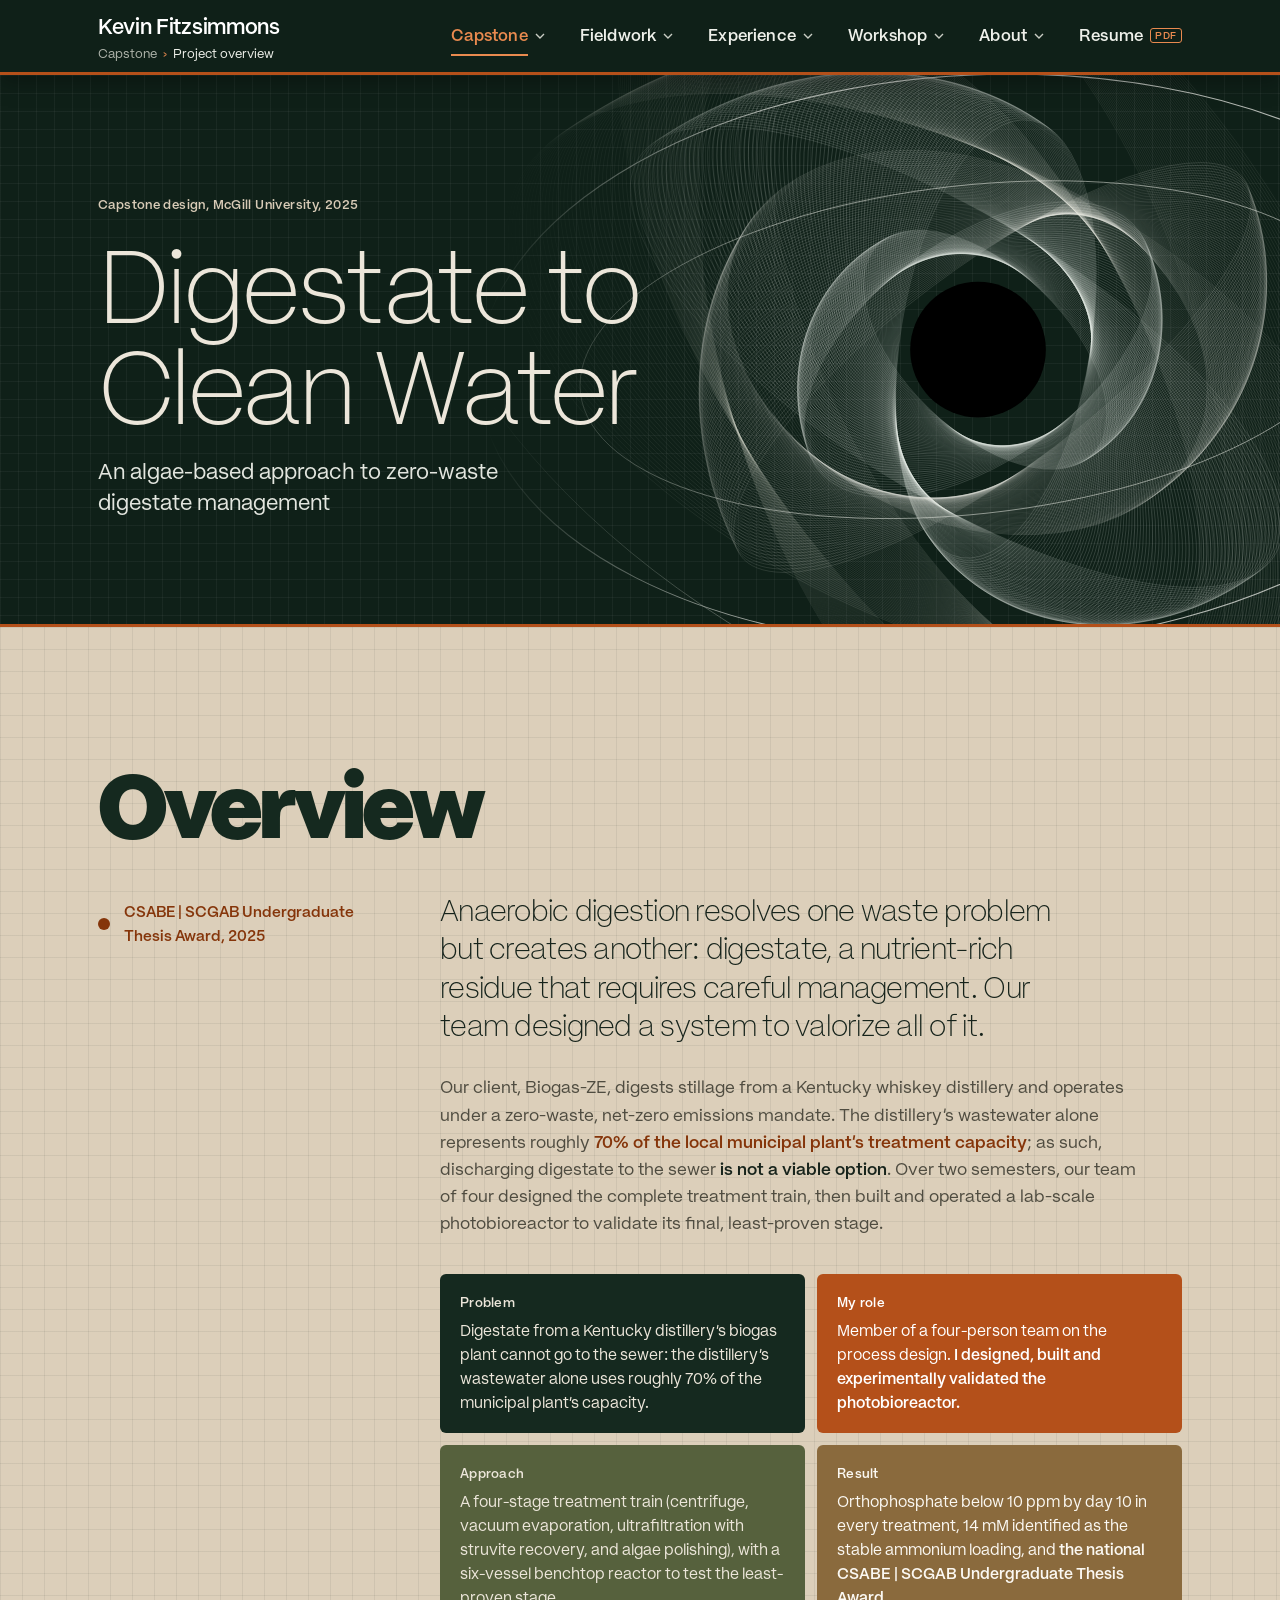
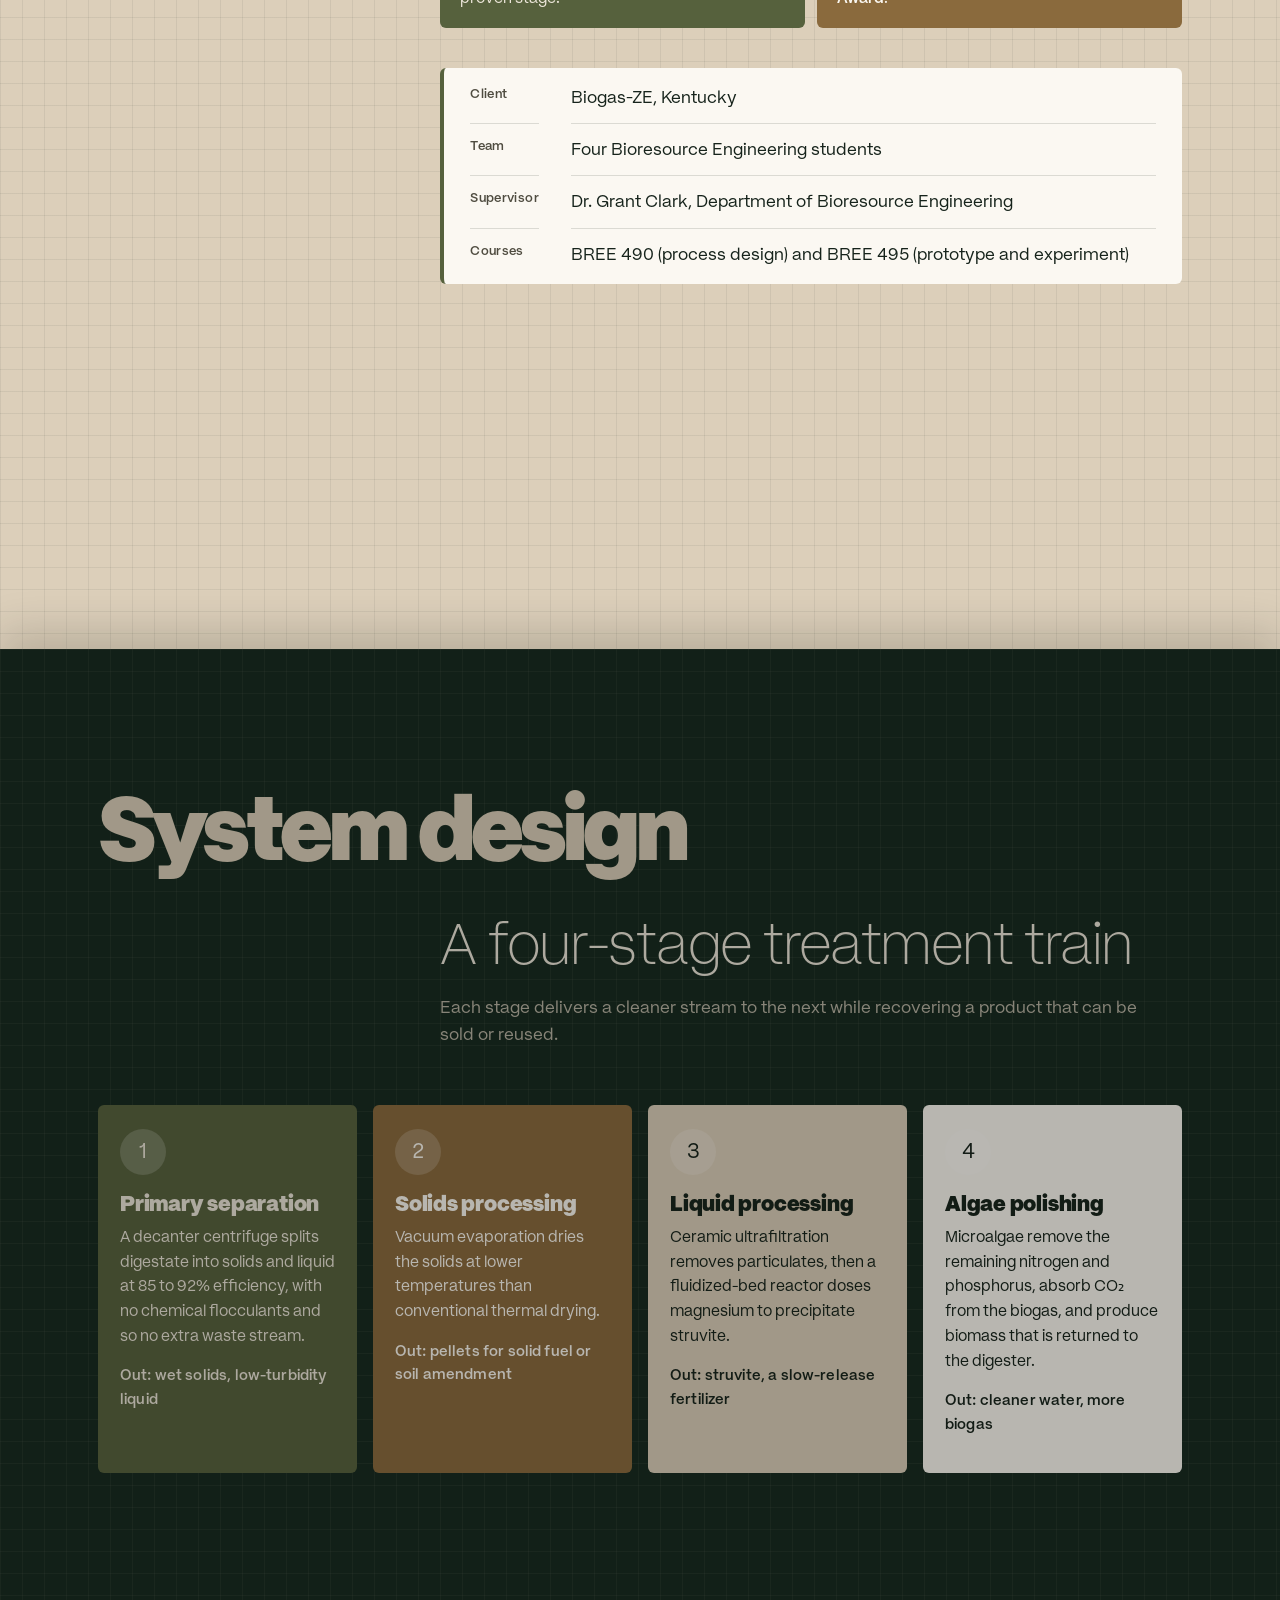
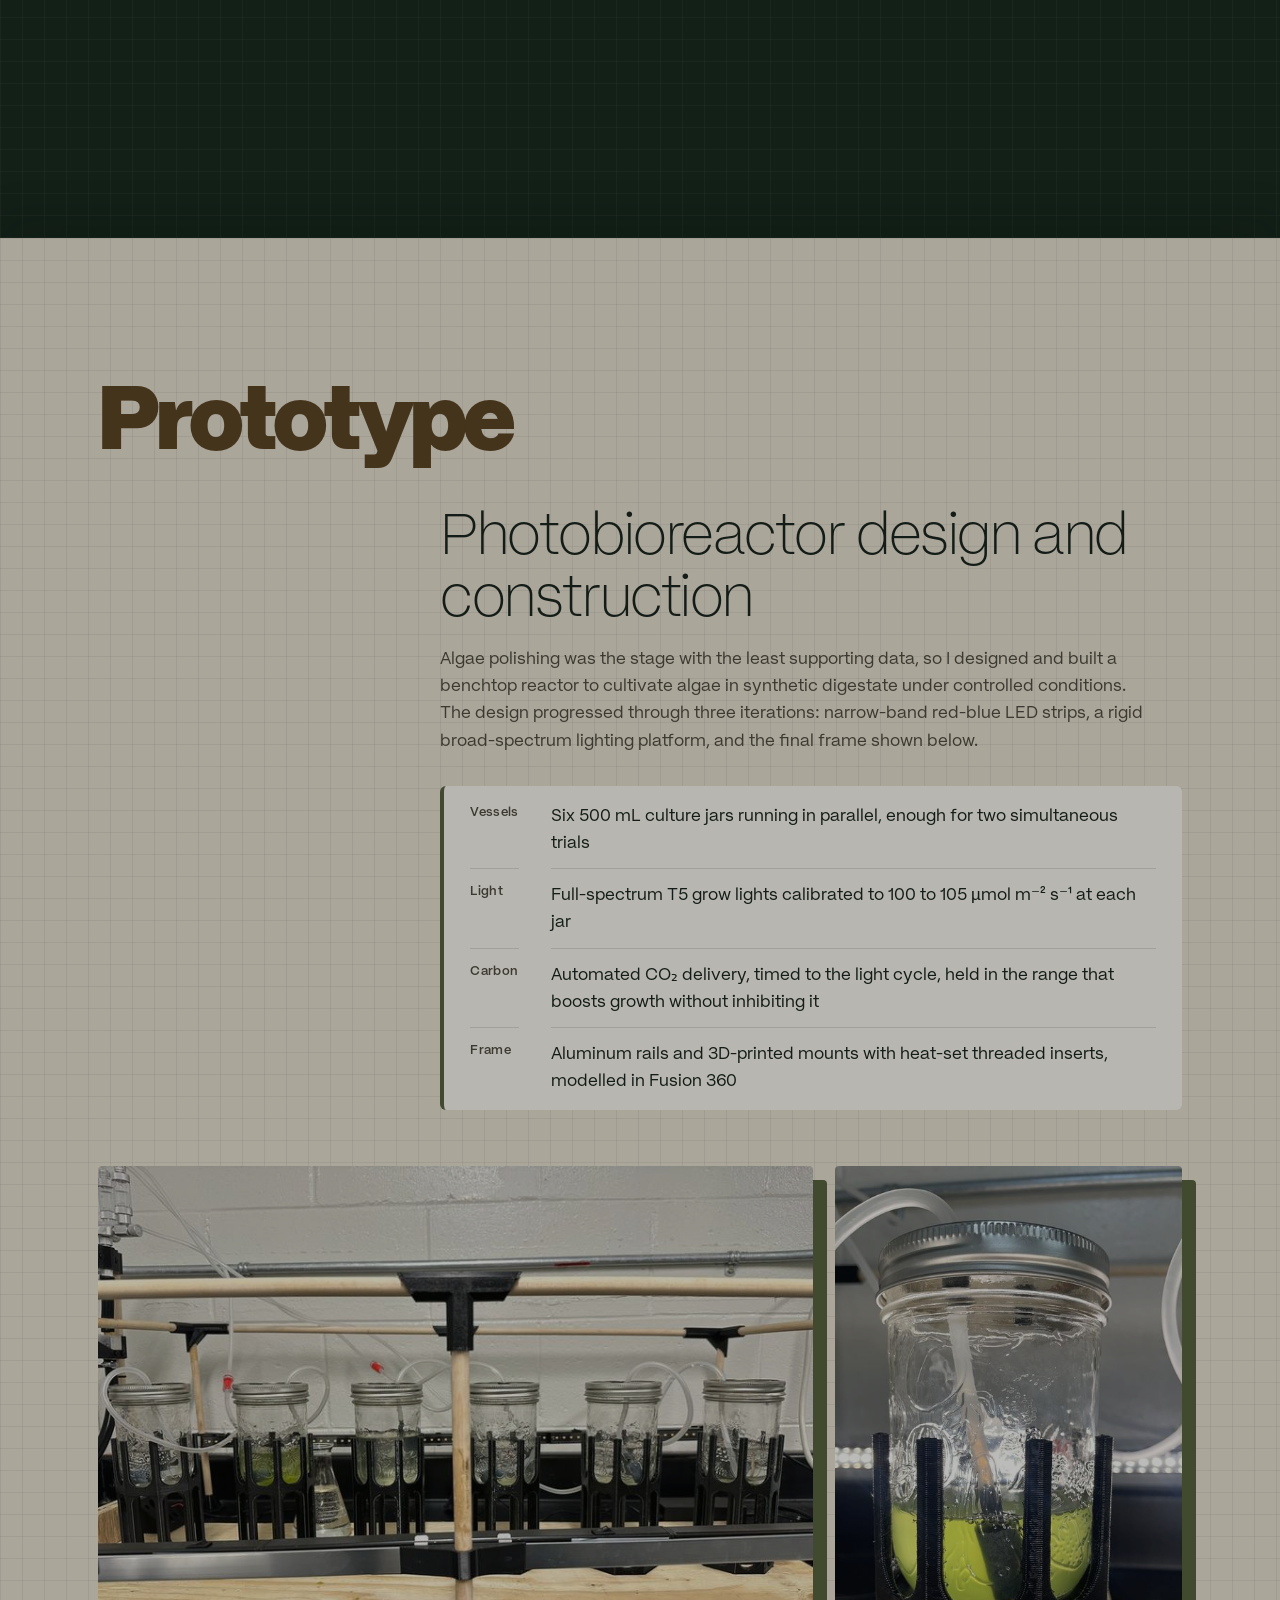
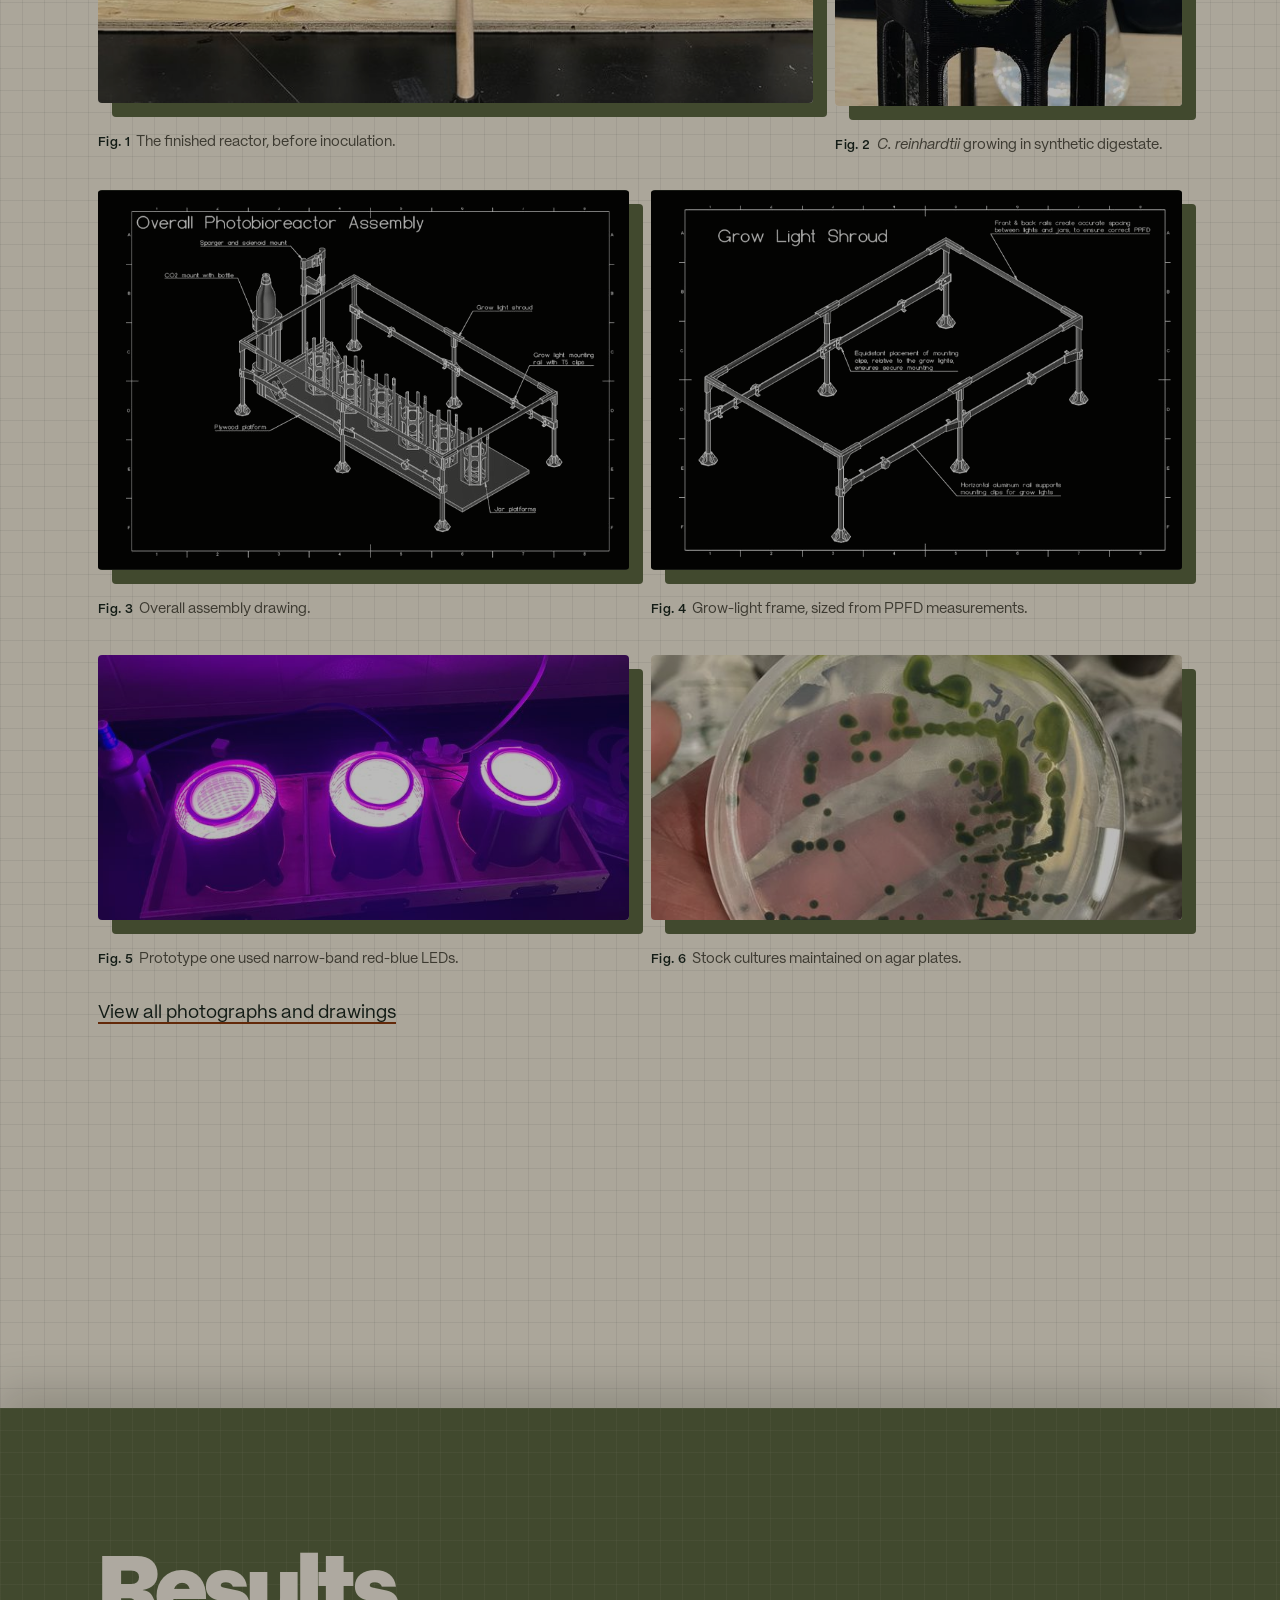
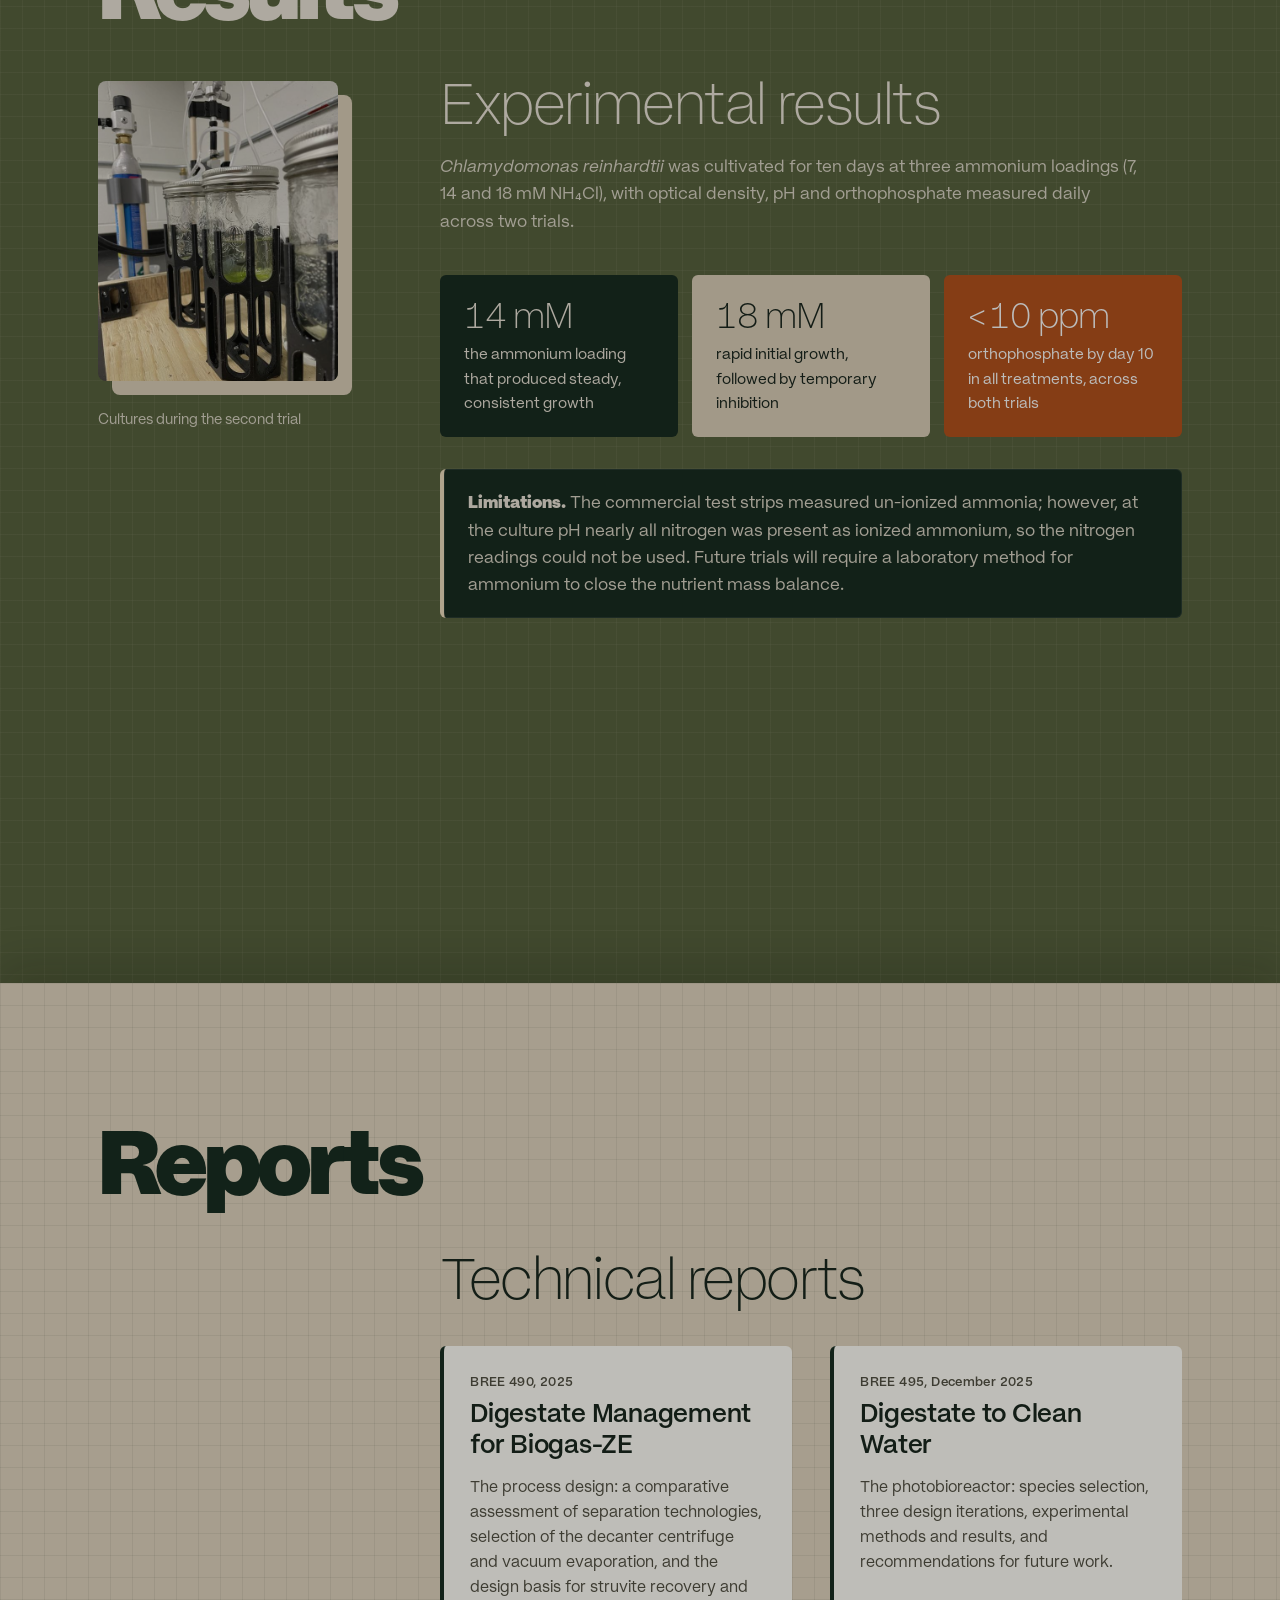
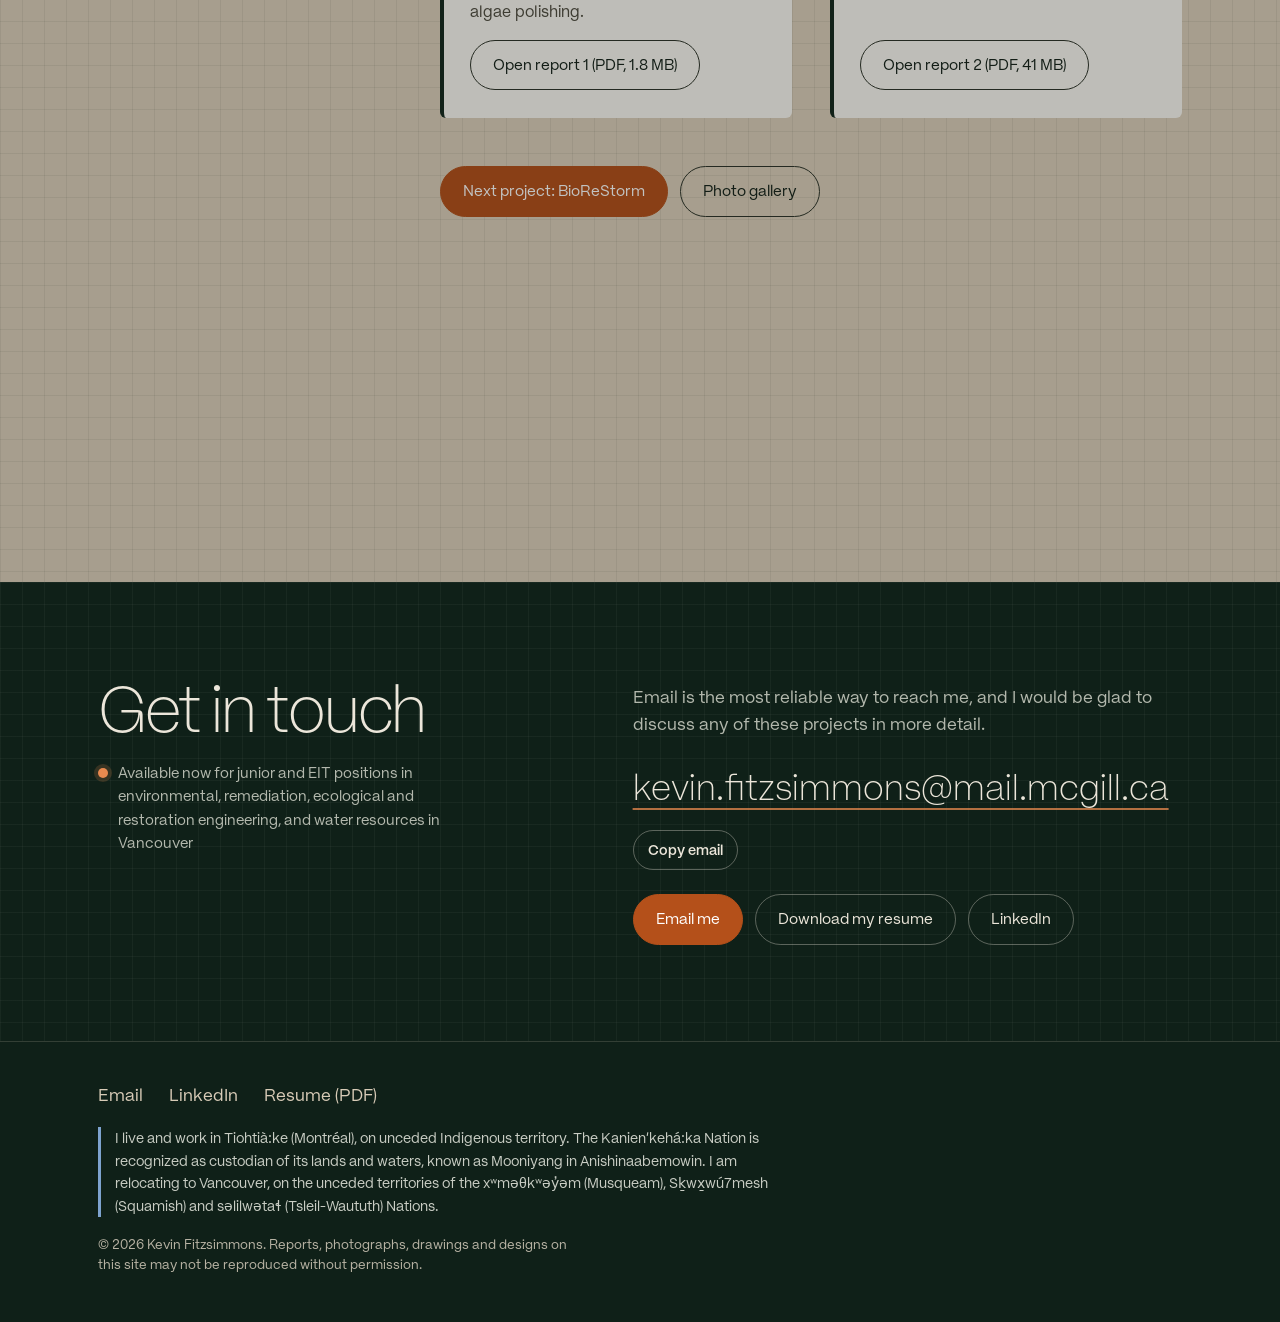
<file: capstone.html>
<!DOCTYPE html>
<html lang="en">
<head>
<meta charset="UTF-8">
<meta name="viewport" content="width=device-width, initial-scale=1">
<title>Digestate to Clean Water, Capstone, Kevin Fitzsimmons</title>
<meta name="description" content="Award-winning capstone: a zero-waste digestate management system for a whiskey-distillery biogas plant, with a custom photobioreactor for algae-based nutrient removal.">
<meta name="theme-color" content="#1b1f19">
<link rel="icon" type="image/svg+xml" href="favicon.svg">
<meta property="og:title" content="Digestate to Clean Water, Capstone, Kevin Fitzsimmons">
<meta property="og:description" content="Award-winning capstone: a zero-waste digestate management system for a whiskey-distillery biogas plant, with a custom photobioreactor for algae-based nutrient removal.">
<meta property="og:type" content="website">
<meta property="og:image" content="https://demslath.github.io/Kevin-Fitzsimmons_Engineering-Portfolio/images/web/photobioreactor_nolights.jpg">
<meta name="twitter:card" content="summary_large_image">
<link rel="preload" href="fonts/mori-400.woff2" as="font" type="font/woff2" crossorigin>
<link rel="preload" href="fonts/mori-600.woff2" as="font" type="font/woff2" crossorigin>
<link rel="stylesheet" href="style.css?v=20261123a">
</head>
<body>
<a class="skip" href="#main">Skip to content</a>
<header class="nav">
  <div class="nav-inner">
    <div class="nav-brand"><a class="nav-name" href="index.html">Kevin Fitzsimmons</a><p class="nav-crumb" hidden></p></div>
    <button class="nav-burger" type="button" aria-expanded="false" aria-controls="site-menu"><span class="nav-burger-lines" aria-hidden="true"></span>Menu</button>
    <nav class="nav-links" id="site-menu" aria-label="Main">
      <div class="nav-item"><a class="nav-top" href="capstone.html" aria-current="page">Capstone</a><button class="nav-toggle" type="button" aria-expanded="false" aria-controls="menu-capstone" aria-label="Show Capstone sections"><svg viewBox="0 0 10 6" aria-hidden="true"><path d="M1 1l4 4 4-4" fill="none" stroke="currentColor" stroke-width="1.4"/></svg></button><ul class="nav-menu" id="menu-capstone"><li><a href="capstone.html#main">Project overview</a></li><li><a href="capstone.html#train-h">System design</a></li><li><a href="capstone.html#pbr-h">Photobioreactor prototype</a></li><li><a href="capstone.html#res-h">Experimental results</a></li><li><a href="capstone.html#rep-h">Technical reports</a></li><li><a href="capstone-photos.html">Photo gallery</a></li></ul></div>
      <div class="nav-item"><a class="nav-top" href="fieldwork.html">Fieldwork</a><button class="nav-toggle" type="button" aria-expanded="false" aria-controls="menu-fieldwork" aria-label="Show Fieldwork sections"><svg viewBox="0 0 10 6" aria-hidden="true"><path d="M1 1l4 4 4-4" fill="none" stroke="currentColor" stroke-width="1.4"/></svg></button><ul class="nav-menu" id="menu-fieldwork"><li><a href="fieldwork.html#main">Project overview</a></li><li><a href="fieldwork.html#gap-h">Research gap</a></li><li><a href="fieldwork.html#did-h">Scope of work</a></li><li><a href="fieldwork.html#pap-h">Study site: Avenue Papineau</a></li><li><a href="fieldwork.html#salt-h">De-icing salt and street trees</a></li><li><a href="fieldwork.html#take-h">Lessons learned</a></li></ul></div>
      <div class="nav-item"><a class="nav-top" href="experience.html">Experience</a><button class="nav-toggle" type="button" aria-expanded="false" aria-controls="menu-experience" aria-label="Show Experience sections"><svg viewBox="0 0 10 6" aria-hidden="true"><path d="M1 1l4 4 4-4" fill="none" stroke="currentColor" stroke-width="1.4"/></svg></button><ul class="nav-menu" id="menu-experience"><li><a href="experience.html#tl-h">Career timeline</a></li><li><a href="experience.html#eng-h">Education and research</a></li><li><a href="experience.html#kit-h">Culinary career</a></li><li><a href="experience.html#edu-h">Key coursework</a></li><li><a href="experience.html#cp-h">Course design projects</a></li><li><a href="experience.html#sk-h">Technical skills</a></li><li><a href="experience.html#cr-h">Awards and credentials</a></li></ul></div>
      <div class="nav-item"><a class="nav-top" href="printing.html">Workshop</a><button class="nav-toggle" type="button" aria-expanded="false" aria-controls="menu-printing" aria-label="Show Workshop sections"><svg viewBox="0 0 10 6" aria-hidden="true"><path d="M1 1l4 4 4-4" fill="none" stroke="currentColor" stroke-width="1.4"/></svg></button><ul class="nav-menu" id="menu-printing"><li><a href="printing.html#tape">Tape dispenser (made to order)</a></li><li><a href="printing.html#heat-press">Heat-set insert press</a></li><li><a href="printing.html#markers">Magnetic marker holders</a></li><li><a href="printing.html#gridfinity">Gridfinity storage system</a></li></ul></div>
      <div class="nav-item"><a class="nav-top" href="contact.html">About</a><button class="nav-toggle" type="button" aria-expanded="false" aria-controls="menu-contact" aria-label="Show About sections"><svg viewBox="0 0 10 6" aria-hidden="true"><path d="M1 1l4 4 4-4" fill="none" stroke="currentColor" stroke-width="1.4"/></svg></button><ul class="nav-menu" id="menu-contact"><li><a href="contact.html#main">Background</a></li><li><a href="contact.html#off-h">Personal interests</a></li><li><a href="contact.html#want-h">Career objectives</a></li><li><a href="contact.html#contact">Contact information</a></li></ul></div>
      <div class="nav-item"><a class="nav-top" href="documents/KDF_Resume.pdf" target="_blank" rel="noopener">Resume <span class="nav-pdf">PDF</span></a></div>
    </nav>
  </div>
</header>
<div class="masthead">
  <canvas data-cover data-eye-x="0.62" data-eye-y="0.5" data-scale="0.9" data-density="0.7" aria-hidden="true"></canvas>
  <div class="masthead-inner">
    <span class="sc">Capstone design, McGill University, 2025</span>
    <h1>Digestate to Clean Water</h1>
    <p class="sub">An algae-based approach to zero-waste digestate management</p>
    
  </div>
</div>

<main id="main">
  <section class="section has-word">
    <div class="panel-eq" data-eq="1" aria-hidden="true"><i></i><i></i></div><div class="panel-shade" aria-hidden="true"></div>
    <p class="panel-word" aria-hidden="true">Overview</p>
    <div class="page split">
      <div class="split-head">
        <p class="honour">CSABE&thinsp;|&thinsp;SCGAB Undergraduate Thesis Award, 2025</p>
      </div>
      <div>
        <p class="lead">Anaerobic digestion resolves one waste problem but creates another: digestate, a nutrient-rich residue that requires careful management. Our team designed a system to valorize all of it.</p>
        <p class="muted" style="margin-top:24px">Our client, Biogas-ZE, digests stillage from a Kentucky whiskey distillery and operates under a zero-waste, net-zero emissions mandate. The distillery’s wastewater alone represents roughly <span class="hl">70% of the local municipal plant’s treatment capacity</span>; as such, discharging digestate to the sewer <strong>is not a viable option</strong>. Over two semesters, our team of four designed the complete treatment train, then built and operated a lab-scale photobioreactor to validate its final, least-proven stage.</p>
        <dl class="brief"><div><dt>Problem</dt><dd>Digestate from a Kentucky distillery’s biogas plant cannot go to the sewer: the distillery’s wastewater alone uses roughly 70% of the municipal plant’s capacity.</dd></div><div><dt>My role</dt><dd>Member of a four-person team on the process design. <strong>I designed, built and experimentally validated the photobioreactor.</strong></dd></div><div><dt>Approach</dt><dd>A four-stage treatment train (centrifuge, vacuum evaporation, ultrafiltration with struvite recovery, and algae polishing), with a six-vessel benchtop reactor to test the least-proven stage.</dd></div><div><dt>Result</dt><dd>Orthophosphate below 10&nbsp;ppm by day 10 in every treatment, 14&nbsp;mM identified as the stable ammonium loading, and <strong>the national CSABE&thinsp;|&thinsp;SCGAB Undergraduate Thesis Award</strong>.</dd></div></dl>
        <dl class="facts" style="margin-top:40px">
          <dt>Client</dt><dd>Biogas-ZE, Kentucky</dd>
          <dt>Team</dt><dd>Four Bioresource Engineering students</dd>
          <dt>Supervisor</dt><dd>Dr. Grant Clark, Department of Bioresource Engineering</dd>
          <dt>Courses</dt><dd>BREE 490 (process design) and BREE 495 (prototype and experiment)</dd>
        </dl>
      </div>
    </div>
  </section>

  <section class="section has-word" aria-labelledby="train-h">
    <div class="panel-eq" data-eq="2" aria-hidden="true"><i></i><i></i></div><div class="panel-shade" aria-hidden="true"></div>
    <p class="panel-word" aria-hidden="true">System design</p>
    <div class="page">
      <div class="split">
        <div class="split-head"><span class="sc">System design</span></div>
        <div>
          <h2 id="train-h">A four-stage treatment train</h2>
          <p class="muted" style="margin-top:18px">Each stage delivers a cleaner stream to the next while recovering a product that can be sold or reused.</p>
        </div>
      </div>
      <ol class="train">
        <li>
          <h3>Primary separation</h3>
          <p>A decanter centrifuge splits digestate into solids and liquid at 85 to 92% efficiency, with no chemical flocculants and so no extra waste stream.</p>
          <p class="out">Out: wet solids, low-turbidity liquid</p>
        </li>
        <li>
          <h3>Solids processing</h3>
          <p>Vacuum evaporation dries the solids at lower temperatures than conventional thermal drying.</p>
          <p class="out">Out: pellets for solid fuel or soil amendment</p>
        </li>
        <li>
          <h3>Liquid processing</h3>
          <p>Ceramic ultrafiltration removes particulates, then a fluidized-bed reactor doses magnesium to precipitate struvite.</p>
          <p class="out">Out: struvite, a slow-release fertilizer</p>
        </li>
        <li>
          <h3>Algae polishing</h3>
          <p>Microalgae remove the remaining nitrogen and phosphorus, absorb CO₂ from the biogas, and produce biomass that is returned to the digester.</p>
          <p class="out">Out: cleaner water, more biogas</p>
        </li>
      </ol>
    </div>
  </section>

  <section class="section has-word" aria-labelledby="pbr-h">
    <div class="panel-eq" data-eq="3" aria-hidden="true"><i></i><i></i></div><div class="panel-shade" aria-hidden="true"></div>
    <p class="panel-word" aria-hidden="true">Prototype</p>
    <div class="page">
      <div class="split">
        <div class="split-head"><span class="sc">Prototype</span></div>
        <div>
          <h2 id="pbr-h">Photobioreactor design and construction</h2>
          <p class="muted" style="margin-top:18px">Algae polishing was the stage with the least supporting data, so I designed and built a benchtop reactor to cultivate algae in synthetic digestate under controlled conditions. The design progressed through three iterations: narrow-band red-blue LED strips, a rigid broad-spectrum lighting platform, and the final frame shown below.</p>
          <dl class="facts" style="margin-top:32px">
            <dt>Vessels</dt><dd>Six 500&nbsp;mL culture jars running in parallel, enough for two simultaneous trials</dd>
            <dt>Light</dt><dd>Full-spectrum T5 grow lights calibrated to 100 to 105&nbsp;µmol&nbsp;m⁻²&nbsp;s⁻¹ at each jar</dd>
            <dt>Carbon</dt><dd>Automated CO₂ delivery, timed to the light cycle, held in the range that boosts growth without inhibiting it</dd>
            <dt>Frame</dt><dd>Aluminum rails and 3D-printed mounts with heat-set threaded inserts, modelled in Fusion 360</dd>
          </dl>
        </div>
      </div>

      <div class="figs" data-lightbox>
        <figure class="fig w8"><button data-full="images/web/photobioreactor_nolights.jpg" data-caption="The final reactor: six culture vessels under a calibrated light frame" aria-label="View larger: Finished photobioreactor with six jars under the light frame"><div class="ph" style="aspect-ratio:4/3"><img src="images/thumb/photobioreactor_nolights.jpg" alt="Finished photobioreactor with six jars under the light frame" loading="lazy"></div></button>
          <figcaption><b>Fig. 1</b>The finished reactor, before inoculation.</figcaption></figure>
        <figure class="fig w4"><button data-full="images/web/algae_growing1.jpg" data-caption="Chlamydomonas reinhardtii growing in synthetic digestate" aria-label="View larger: Mason jar of green algae culture under grow lights"><div class="ph" style="aspect-ratio:9/14"><img src="images/thumb/algae_growing1.jpg" alt="Mason jar of green algae culture under grow lights" loading="lazy"></div></button>
          <figcaption><b>Fig. 2</b><i>C. reinhardtii</i> growing in synthetic digestate.</figcaption></figure>
        <figure class="fig drawing w6"><button data-full="images/web/cad_overall.jpg" data-caption="Overall photobioreactor assembly" aria-label="View larger: Line drawing of the overall photobioreactor assembly"><div class="ph" style="aspect-ratio:7/5"><img src="images/thumb/cad_overall.jpg" alt="Line drawing of the overall photobioreactor assembly" loading="lazy"></div></button>
          <figcaption><b>Fig. 3</b>Overall assembly drawing.</figcaption></figure>
        <figure class="fig drawing w6"><button data-full="images/web/cad_shroud.jpg" data-caption="Grow-light shroud frame" aria-label="View larger: Line drawing of the grow-light shroud frame"><div class="ph" style="aspect-ratio:7/5"><img src="images/thumb/cad_shroud.jpg" alt="Line drawing of the grow-light shroud frame" loading="lazy"></div></button>
          <figcaption><b>Fig. 4</b>Grow-light frame, sized from PPFD measurements.</figcaption></figure>
        <figure class="fig w6"><button data-full="images/web/prototype_shroud.jpg" data-caption="Prototype one: narrow-band red-blue LEDs" aria-label="View larger: First prototype: three jars lit by pink red-blue LEDs"><div class="ph" style="aspect-ratio:2/1"><img src="images/thumb/prototype_shroud.jpg" alt="First prototype: three jars lit by pink red-blue LEDs" loading="lazy"></div></button>
          <figcaption><b>Fig. 5</b>Prototype one used narrow-band red-blue LEDs.</figcaption></figure>
        <figure class="fig w6"><button data-full="images/web/algae1.jpg" data-caption="Algae colonies on agar, used to keep the strain going" aria-label="View larger: Hand holding an agar plate with algae colonies"><div class="ph" style="aspect-ratio:2/1"><img src="images/thumb/algae1.jpg" alt="Hand holding an agar plate with algae colonies" loading="lazy"></div></button>
          <figcaption><b>Fig. 6</b>Stock cultures maintained on agar plates.</figcaption></figure>
      </div>
      <p style="margin-top:28px"><a class="link serif italic" href="capstone-photos.html" style="font-size:1.15rem">View all photographs and drawings</a></p>
    </div>
  </section>

  <section class="section has-word" aria-labelledby="res-h">
    <div class="panel-eq" data-eq="4" aria-hidden="true"><i></i><i></i></div><div class="panel-shade" aria-hidden="true"></div>
    <p class="panel-word" aria-hidden="true">Results</p>
    <div class="page split">
      <div class="split-head"><span class="sc">Results</span>
        <figure class="side-img"><img src="images/thumb/algae_2.jpg" alt="Culture jars of green algae with CO₂ lines" loading="lazy"><figcaption>Cultures during the second trial</figcaption></figure></div>
      <div>
        <h2 id="res-h">Experimental results</h2>
        <p class="muted" style="margin-top:18px"><i>Chlamydomonas reinhardtii</i> was cultivated for ten days at three ammonium loadings (7, 14 and 18&nbsp;mM NH₄Cl), with optical density, pH and orthophosphate measured daily across two trials.</p>
        <ul class="readings">
          <li><strong>14&nbsp;mM</strong><span>the ammonium loading that produced steady, consistent growth</span></li>
          <li><strong>18&nbsp;mM</strong><span>rapid initial growth, followed by temporary inhibition</span></li>
          <li><strong>&lt;&#8239;10&nbsp;ppm</strong><span>orthophosphate by day 10 in all treatments, across both trials</span></li>
        </ul>
        <div class="note">
          <p><span class="italic">Limitations.</span> The commercial test strips measured un-ionized ammonia; however, at the culture pH nearly all nitrogen was present as ionized ammonium, so the nitrogen readings could not be used. Future trials will require a laboratory method for ammonium to close the nutrient mass balance.</p>
        </div>
      </div>
    </div>
  </section>

  <section class="section has-word" aria-labelledby="rep-h">
    <div class="panel-eq" data-eq="5" aria-hidden="true"><i></i><i></i></div><div class="panel-shade" aria-hidden="true"></div>
    <p class="panel-word" aria-hidden="true">Reports</p>
    <div class="page split">
      <div class="split-head"><span class="sc">Reports</span></div>
      <div>
        <h2 id="rep-h" style="margin-bottom:36px">Technical reports</h2>
        <div class="reports">
          <article class="report">
            <span class="sc">BREE 490, 2025</span>
            <h3>Digestate Management for Biogas-ZE</h3>
            <p>The process design: a comparative assessment of separation technologies, selection of the decanter centrifuge and vacuum evaporation, and the design basis for struvite recovery and algae polishing.</p>
            <a class="btn" href="documents/Capstone Report 1 - Biogas-ZE.pdf" target="_blank" rel="noopener">Open report 1 (PDF, 1.8&nbsp;MB)</a>
          </article>
          <article class="report">
            <span class="sc">BREE 495, December 2025</span>
            <h3>Digestate to Clean Water</h3>
            <p>The photobioreactor: species selection, three design iterations, experimental methods and results, and recommendations for future work.</p>
            <a class="btn" href="documents/Capstone Report 2 - Biogas-ZE.pdf" target="_blank" rel="noopener">Open report 2 (PDF, 41&nbsp;MB)</a>
          </article>
        </div>
        <div class="btn-row" style="margin-top:48px">
          <a class="btn btn-solid" href="fieldwork.html">Next project: BioReStorm</a>
          <a class="btn" href="capstone-photos.html">Photo gallery</a>
        </div>
      </div>
    </div>
  </section>

  <section class="section cta-section" aria-labelledby="cta-h">
    <div class="panel-eq" data-eq="6" aria-hidden="true"><i></i><i></i></div><div class="panel-shade" aria-hidden="true"></div>
    <div class="page closer cta" id="contact">
      <p class="cta-status"><span class="dot" aria-hidden="true"></span>Available now for junior and EIT positions in environmental, remediation, ecological and restoration engineering, and water resources in Vancouver</p>
      <h2 id="cta-h">Get in touch</h2>
      <p class="muted cta-note">Email is the most reliable way to reach me, and I would be glad to discuss any of these projects in more detail.</p>
      <div class="cta-mail">
        <a class="mail link" href="mailto:kevin.fitzsimmons@mail.mcgill.ca">kevin.fitzsimmons@mail.mcgill.ca</a>
        <button class="copy-btn" type="button" data-copy="kevin.fitzsimmons@mail.mcgill.ca" aria-label="Copy email address">Copy email</button>
      </div>
      
      <div class="btn-row">
        <a class="btn btn-solid" href="mailto:kevin.fitzsimmons@mail.mcgill.ca">Email me</a>
        <a class="btn" href="documents/KDF_Resume.pdf" target="_blank" rel="noopener">Download my resume</a>
        <a class="btn" href="https://www.linkedin.com/in/kevin-fitzsimmons-325343297/" target="_blank" rel="noopener">LinkedIn</a>
      </div>
    </div>
  </section>

</main>
<footer class="footer">
  <div class="footer-inner">
    <div class="footer-links">
      <a href="mailto:kevin.fitzsimmons@mail.mcgill.ca">Email</a>
      <a href="https://www.linkedin.com/in/kevin-fitzsimmons-325343297/" target="_blank" rel="noopener">LinkedIn</a>
      <a href="documents/KDF_Resume.pdf" target="_blank" rel="noopener">Resume (PDF)</a>
    </div>
    <small class="land">I live and work in Tiohtià:ke (Montréal), on unceded Indigenous territory. The Kanien’kehá:ka Nation is recognized as custodian of its lands and waters, known as Mooniyang in Anishinaabemowin. I am relocating to Vancouver, on the unceded territories of the xʷməθkʷəy̓əm (Musqueam), Sḵwx̱wú7mesh (Squamish) and səlilwətaɬ (Tsleil-Waututh) Nations.</small>
    <small>© 2026 Kevin Fitzsimmons. Reports, photographs, drawings and designs on this site may not be reproduced without permission.</small>
  </div>
</footer>
<script src="nav.js?v=20261123a" defer></script>
<script src="cover.js?v=20261123a" defer></script>
<script src="gallery.js?v=20261123a" defer></script>
<script src="slides.js?v=20261123a" defer></script>
</body>
</html>
</file>
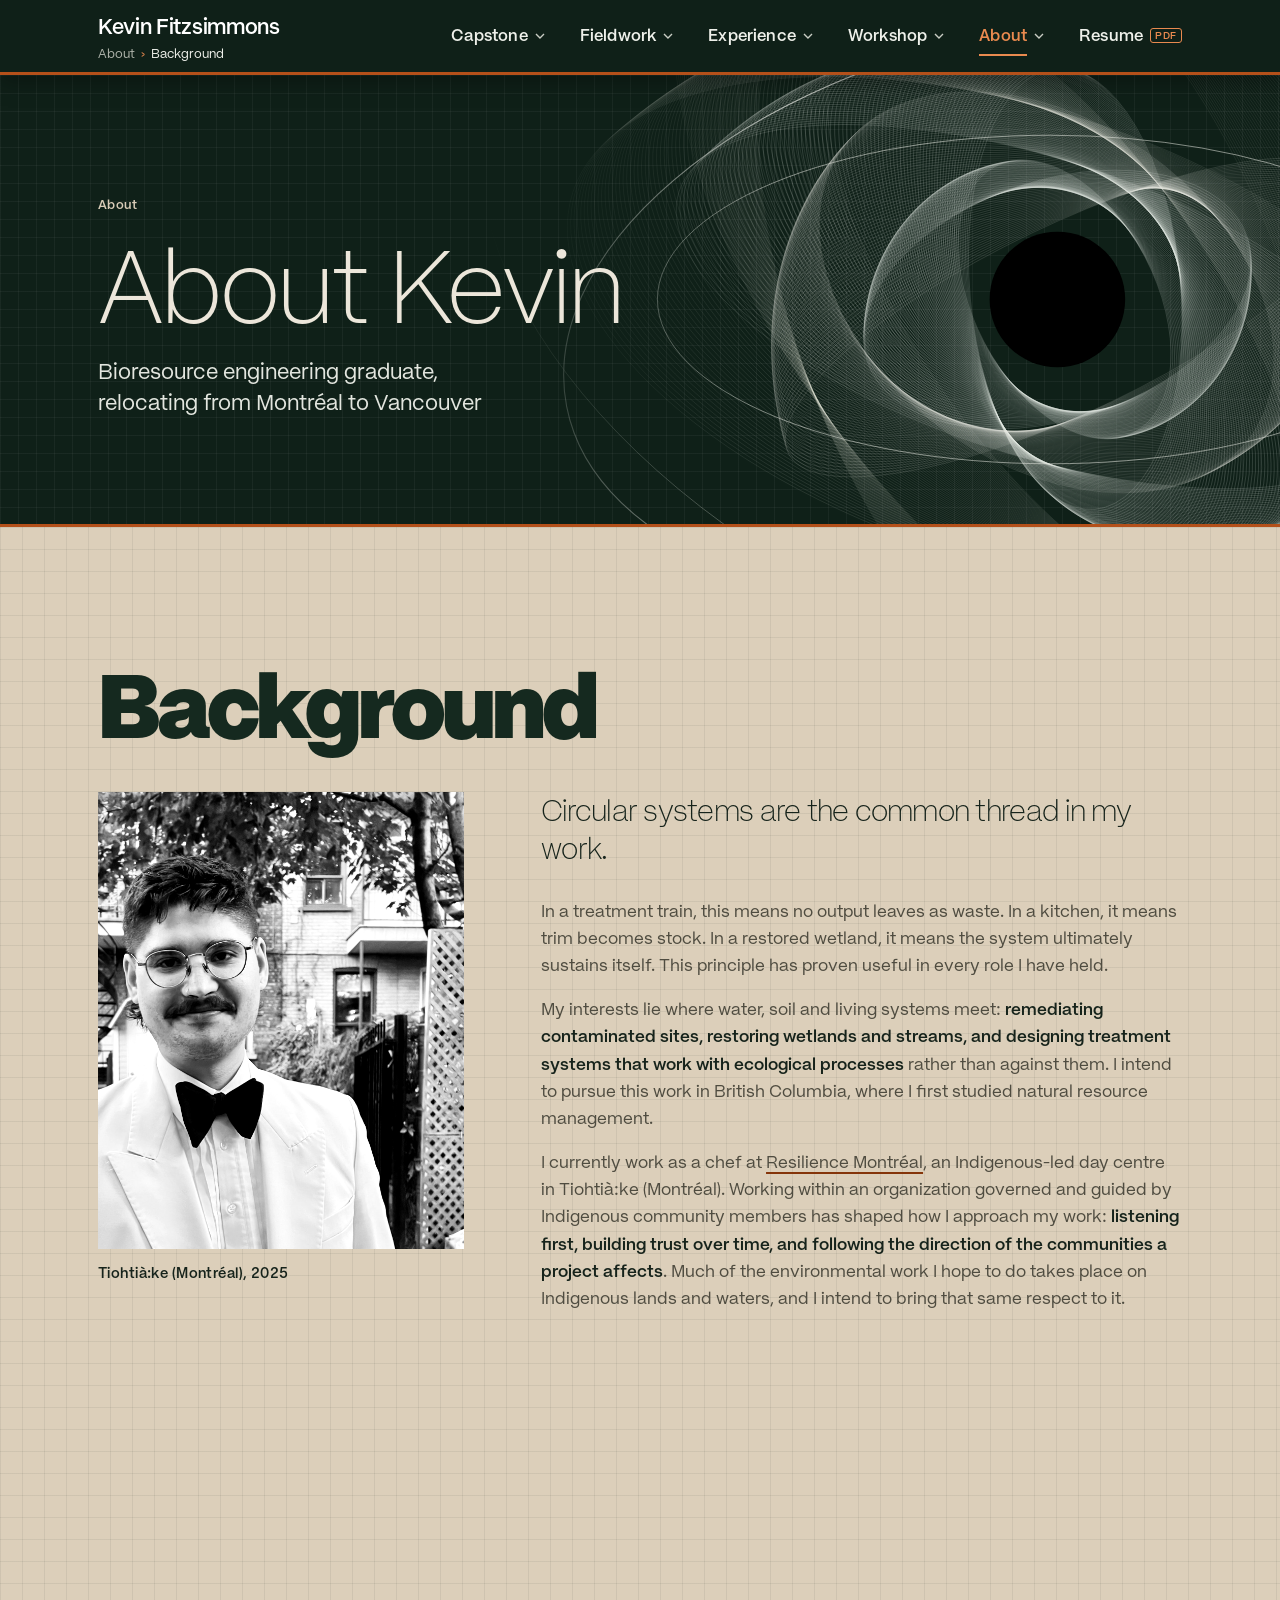
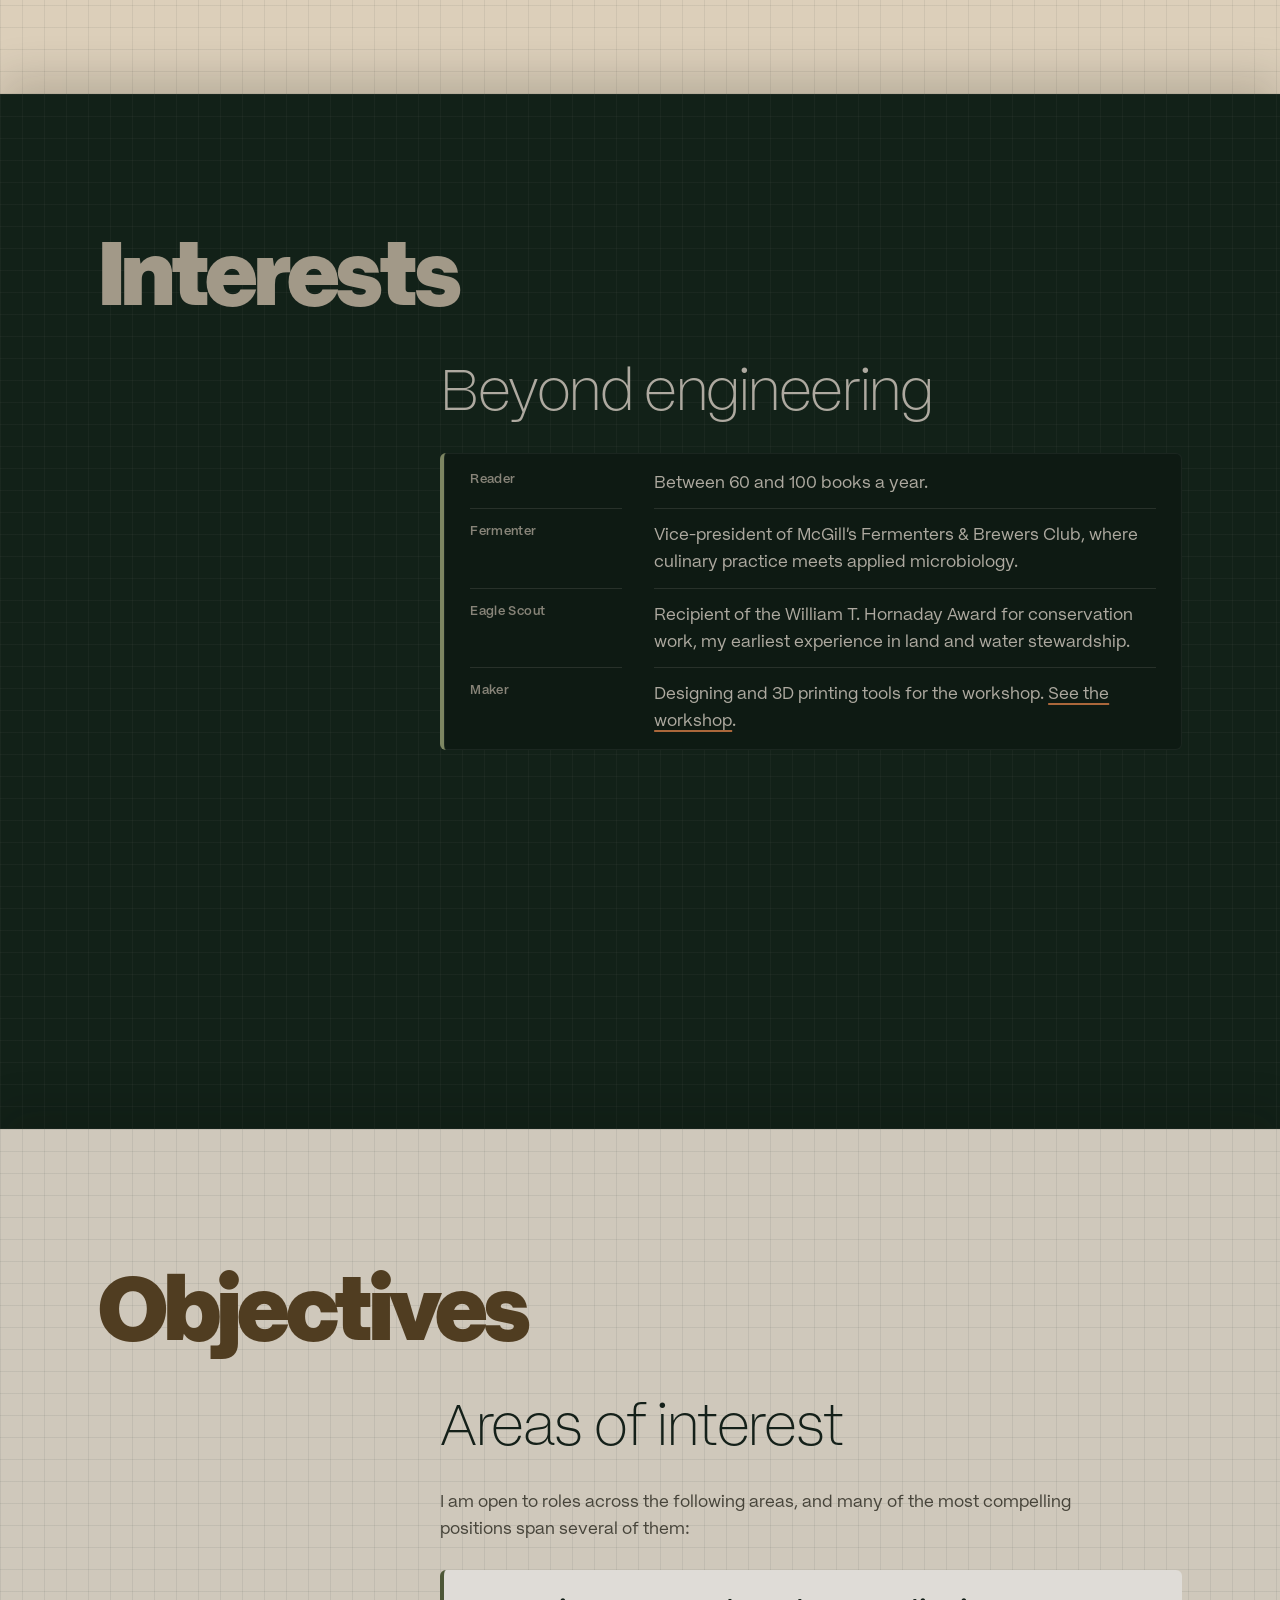
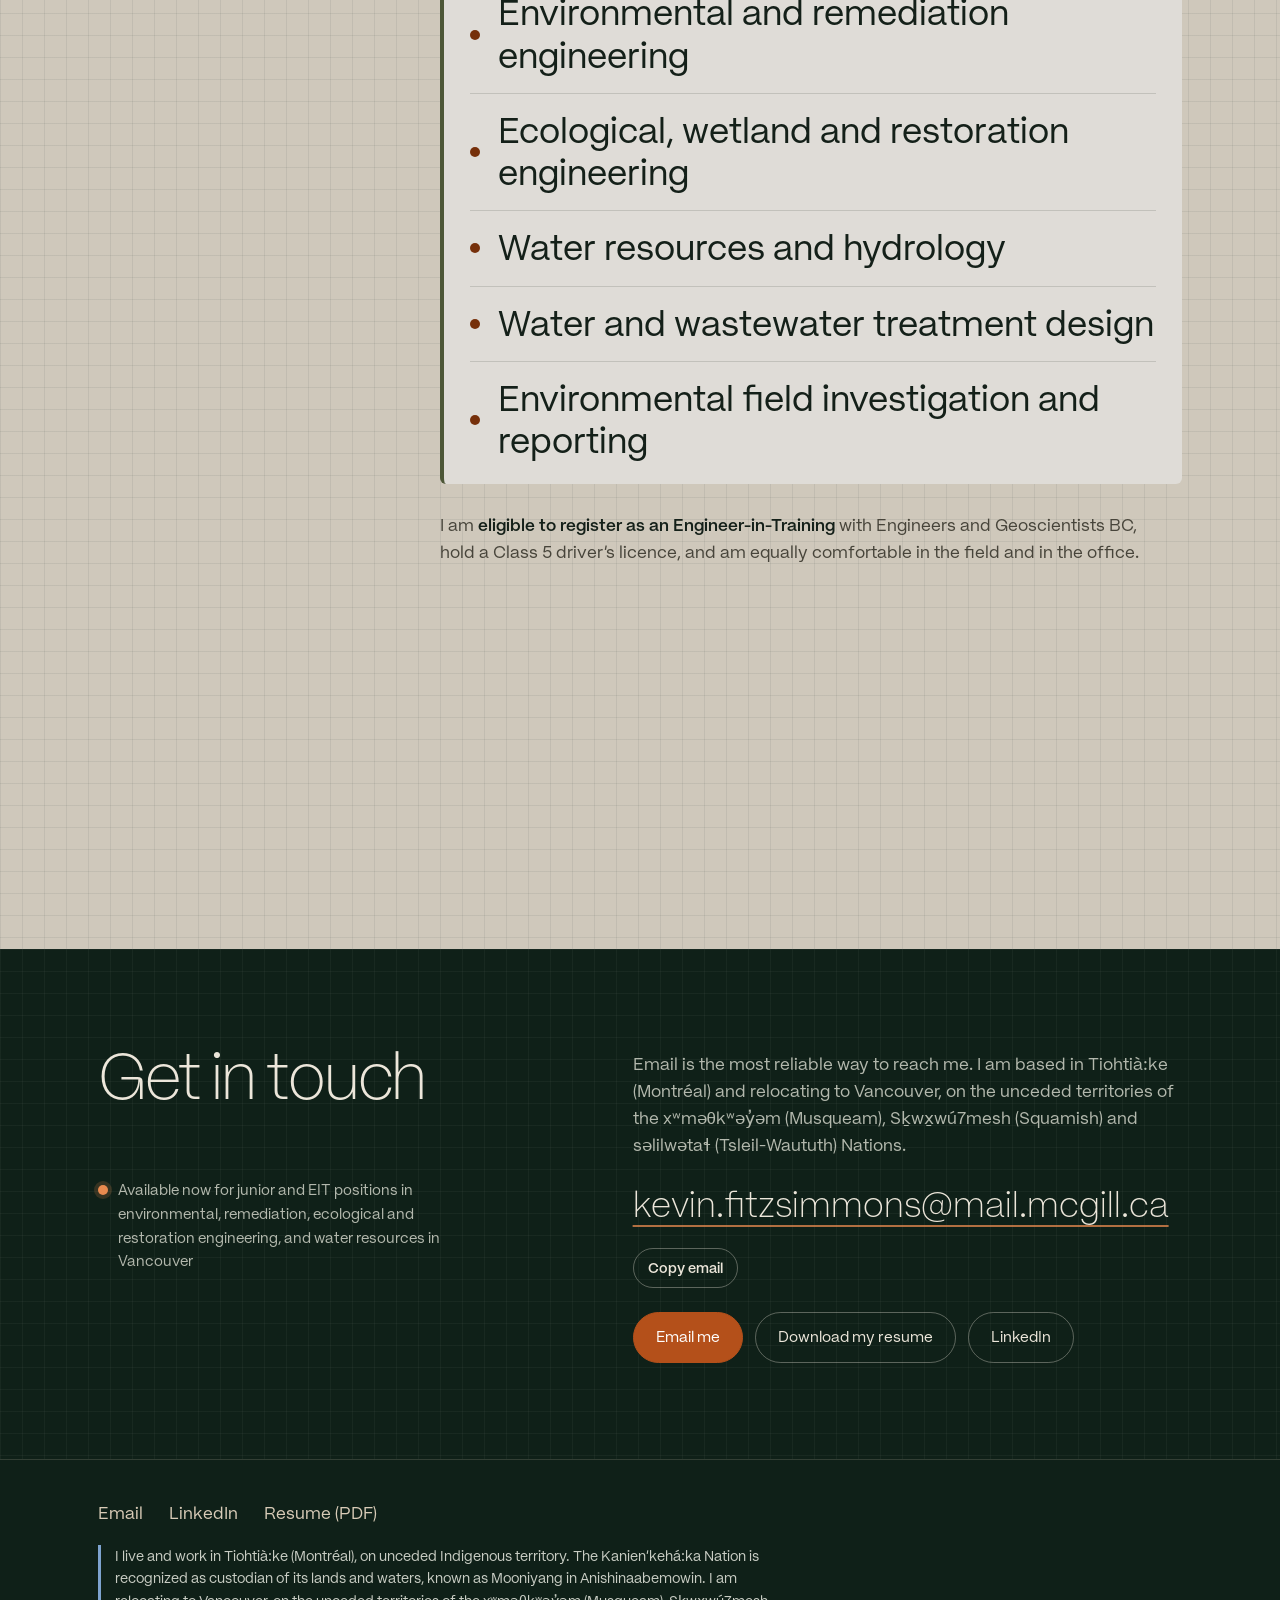
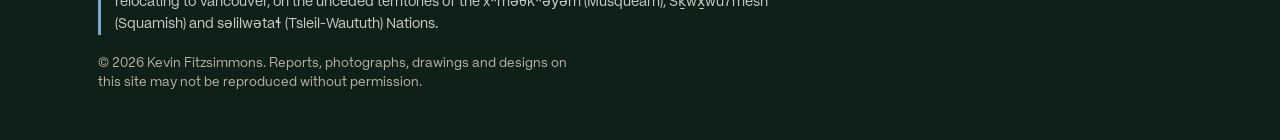
<file: contact.html>
<!DOCTYPE html>
<html lang="en">
<head>
<meta charset="UTF-8">
<meta name="viewport" content="width=device-width, initial-scale=1">
<title>About and contact, Kevin Fitzsimmons</title>
<meta name="description" content="Bioresource engineering graduate from McGill working across remediation, ecological and water engineering, relocating to Vancouver. Resume, LinkedIn and email.">
<meta name="theme-color" content="#1b1f19">
<link rel="icon" type="image/svg+xml" href="favicon.svg">
<meta property="og:title" content="About and contact, Kevin Fitzsimmons">
<meta property="og:description" content="Bioresource engineering graduate from McGill working across remediation, ecological and water engineering, relocating to Vancouver. Resume, LinkedIn and email.">
<meta property="og:type" content="website">
<meta property="og:image" content="https://demslath.github.io/Kevin-Fitzsimmons_Engineering-Portfolio/images/web/headshot1.jpg">
<meta name="twitter:card" content="summary_large_image">
<link rel="preload" href="fonts/mori-400.woff2" as="font" type="font/woff2" crossorigin>
<link rel="preload" href="fonts/mori-600.woff2" as="font" type="font/woff2" crossorigin>
<link rel="stylesheet" href="style.css?v=20261123a">
</head>
<body>
<a class="skip" href="#main">Skip to content</a>
<header class="nav">
  <div class="nav-inner">
    <div class="nav-brand"><a class="nav-name" href="index.html">Kevin Fitzsimmons</a><p class="nav-crumb" hidden></p></div>
    <button class="nav-burger" type="button" aria-expanded="false" aria-controls="site-menu"><span class="nav-burger-lines" aria-hidden="true"></span>Menu</button>
    <nav class="nav-links" id="site-menu" aria-label="Main">
      <div class="nav-item"><a class="nav-top" href="capstone.html">Capstone</a><button class="nav-toggle" type="button" aria-expanded="false" aria-controls="menu-capstone" aria-label="Show Capstone sections"><svg viewBox="0 0 10 6" aria-hidden="true"><path d="M1 1l4 4 4-4" fill="none" stroke="currentColor" stroke-width="1.4"/></svg></button><ul class="nav-menu" id="menu-capstone"><li><a href="capstone.html#main">Project overview</a></li><li><a href="capstone.html#train-h">System design</a></li><li><a href="capstone.html#pbr-h">Photobioreactor prototype</a></li><li><a href="capstone.html#res-h">Experimental results</a></li><li><a href="capstone.html#rep-h">Technical reports</a></li><li><a href="capstone-photos.html">Photo gallery</a></li></ul></div>
      <div class="nav-item"><a class="nav-top" href="fieldwork.html">Fieldwork</a><button class="nav-toggle" type="button" aria-expanded="false" aria-controls="menu-fieldwork" aria-label="Show Fieldwork sections"><svg viewBox="0 0 10 6" aria-hidden="true"><path d="M1 1l4 4 4-4" fill="none" stroke="currentColor" stroke-width="1.4"/></svg></button><ul class="nav-menu" id="menu-fieldwork"><li><a href="fieldwork.html#main">Project overview</a></li><li><a href="fieldwork.html#gap-h">Research gap</a></li><li><a href="fieldwork.html#did-h">Scope of work</a></li><li><a href="fieldwork.html#pap-h">Study site: Avenue Papineau</a></li><li><a href="fieldwork.html#salt-h">De-icing salt and street trees</a></li><li><a href="fieldwork.html#take-h">Lessons learned</a></li></ul></div>
      <div class="nav-item"><a class="nav-top" href="experience.html">Experience</a><button class="nav-toggle" type="button" aria-expanded="false" aria-controls="menu-experience" aria-label="Show Experience sections"><svg viewBox="0 0 10 6" aria-hidden="true"><path d="M1 1l4 4 4-4" fill="none" stroke="currentColor" stroke-width="1.4"/></svg></button><ul class="nav-menu" id="menu-experience"><li><a href="experience.html#tl-h">Career timeline</a></li><li><a href="experience.html#eng-h">Education and research</a></li><li><a href="experience.html#kit-h">Culinary career</a></li><li><a href="experience.html#edu-h">Key coursework</a></li><li><a href="experience.html#cp-h">Course design projects</a></li><li><a href="experience.html#sk-h">Technical skills</a></li><li><a href="experience.html#cr-h">Awards and credentials</a></li></ul></div>
      <div class="nav-item"><a class="nav-top" href="printing.html">Workshop</a><button class="nav-toggle" type="button" aria-expanded="false" aria-controls="menu-printing" aria-label="Show Workshop sections"><svg viewBox="0 0 10 6" aria-hidden="true"><path d="M1 1l4 4 4-4" fill="none" stroke="currentColor" stroke-width="1.4"/></svg></button><ul class="nav-menu" id="menu-printing"><li><a href="printing.html#tape">Tape dispenser (made to order)</a></li><li><a href="printing.html#heat-press">Heat-set insert press</a></li><li><a href="printing.html#markers">Magnetic marker holders</a></li><li><a href="printing.html#gridfinity">Gridfinity storage system</a></li></ul></div>
      <div class="nav-item"><a class="nav-top" href="contact.html" aria-current="page">About</a><button class="nav-toggle" type="button" aria-expanded="false" aria-controls="menu-contact" aria-label="Show About sections"><svg viewBox="0 0 10 6" aria-hidden="true"><path d="M1 1l4 4 4-4" fill="none" stroke="currentColor" stroke-width="1.4"/></svg></button><ul class="nav-menu" id="menu-contact"><li><a href="contact.html#main">Background</a></li><li><a href="contact.html#off-h">Personal interests</a></li><li><a href="contact.html#want-h">Career objectives</a></li><li><a href="contact.html#contact">Contact information</a></li></ul></div>
      <div class="nav-item"><a class="nav-top" href="documents/KDF_Resume.pdf" target="_blank" rel="noopener">Resume <span class="nav-pdf">PDF</span></a></div>
    </nav>
  </div>
</header>
<div class="masthead">
  <canvas data-cover data-eye-x="0.72" data-eye-y="0.5" data-scale="0.9" data-density="0.7" aria-hidden="true"></canvas>
  <div class="masthead-inner">
    <span class="sc">About</span>
    <h1>About Kevin</h1>
    <p class="sub">Bioresource engineering graduate, relocating from Montréal to Vancouver</p>
    
  </div>
</div>

<main id="main">
  <section class="section has-word">
    <div class="panel-eq" data-eq="1" aria-hidden="true"><i></i><i></i></div><div class="panel-shade" aria-hidden="true"></div>
    <p class="panel-word" aria-hidden="true">Background</p>
    <div class="page about">
      <figure class="portrait">
        <img src="images/web/headshot1.jpg" alt="Portrait of Kevin Fitzsimmons in a white jacket and bow tie" width="1598" height="1800">
        <figcaption class="sc">Tiohtià:ke (Montréal), 2025</figcaption>
      </figure>
      <div>
        <p class="lead">Circular systems are the common thread in my work.</p>
        <p class="muted" style="margin-top:24px">In a treatment train, this means no output leaves as waste. In a kitchen, it means trim becomes stock. In a restored wetland, it means the system ultimately sustains itself. This principle has proven useful in every role I have held.</p>
        <p class="muted">My interests lie where water, soil and living systems meet: <strong>remediating contaminated sites, restoring wetlands and streams, and designing treatment systems that work with ecological processes</strong> rather than against them. I intend to pursue this work in British Columbia, where I first studied natural resource management.</p>
        <p class="muted">I currently work as a chef at <a class="link" href="https://www.resiliencemontreal.com/en/home" target="_blank" rel="noopener">Resilience Montréal</a>, an Indigenous-led day centre in Tiohtià:ke (Montréal). Working within an organization governed and guided by Indigenous community members has shaped how I approach my work: <strong>listening first, building trust over time, and following the direction of the communities a project affects</strong>. Much of the environmental work I hope to do takes place on Indigenous lands and waters, and I intend to bring that same respect to it.</p>
      </div>
    </div>
  </section>

  <section class="section has-word" aria-labelledby="off-h">
    <div class="panel-eq" data-eq="2" aria-hidden="true"><i></i><i></i></div><div class="panel-shade" aria-hidden="true"></div>
    <p class="panel-word" aria-hidden="true">Interests</p>
    <div class="page split">
      <div class="split-head"><span class="sc">Personal interests</span></div>
      <div>
        <h2 id="off-h" style="margin-bottom:32px">Beyond engineering</h2>
        <dl class="facts offclock">
          <dt>Reader</dt><dd>Between 60 and 100 books a year.</dd>
          <dt>Fermenter</dt><dd>Vice-president of McGill’s Fermenters &amp; Brewers Club, where culinary practice meets applied microbiology.</dd>
          <dt>Eagle Scout</dt><dd>Recipient of the William T. Hornaday Award for conservation work, my earliest experience in land and water stewardship.</dd>
          <dt>Maker</dt><dd>Designing and 3D printing tools for the workshop. <a class="link" href="printing.html">See the workshop</a>.</dd>
        </dl>
      </div>
    </div>
  </section>

  <section class="section has-word" aria-labelledby="want-h">
    <div class="panel-eq" data-eq="3" aria-hidden="true"><i></i><i></i></div><div class="panel-shade" aria-hidden="true"></div>
    <p class="panel-word" aria-hidden="true">Objectives</p>
    <div class="page split">
      <div class="split-head"><span class="sc">Career objectives</span></div>
      <div>
        <h2 id="want-h" style="margin-bottom:32px">Areas of interest</h2>
        <p class="muted" style="margin-bottom:28px">I am open to roles across the following areas, and many of the most compelling positions span several of them:</p>
        <ul class="roles">
          <li>Environmental and remediation engineering</li>
          <li>Ecological, wetland and restoration engineering</li>
          <li>Water resources and hydrology</li>
          <li>Water and wastewater treatment design</li>
          <li>Environmental field investigation and reporting</li>
        </ul>
        <p class="muted" style="margin-top:28px">I am <strong>eligible to register as an Engineer-in-Training</strong> with Engineers and Geoscientists BC, hold a Class 5 driver’s licence, and am equally comfortable in the field and in the office.</p>
      </div>
    </div>
  </section>


  <section class="section cta-section" aria-labelledby="cta-h">
    <div class="panel-eq" data-eq="4" aria-hidden="true"><i></i><i></i></div><div class="panel-shade" aria-hidden="true"></div>
    <div class="page closer cta" id="contact">
      <p class="cta-status"><span class="dot" aria-hidden="true"></span>Available now for junior and EIT positions in environmental, remediation, ecological and restoration engineering, and water resources in Vancouver</p>
      <h2 id="cta-h">Get in touch</h2>
      <p class="muted cta-note">Email is the most reliable way to reach me. I am based in Tiohtià:ke (Montréal) and relocating to Vancouver, on the unceded territories of the xʷməθkʷəy̓əm (Musqueam), Sḵwx̱wú7mesh (Squamish) and səlilwətaɬ (Tsleil-Waututh) Nations.</p>
      <div class="cta-mail">
        <a class="mail link" href="mailto:kevin.fitzsimmons@mail.mcgill.ca">kevin.fitzsimmons@mail.mcgill.ca</a>
        <button class="copy-btn" type="button" data-copy="kevin.fitzsimmons@mail.mcgill.ca" aria-label="Copy email address">Copy email</button>
      </div>
      
      <div class="btn-row">
        <a class="btn btn-solid" href="mailto:kevin.fitzsimmons@mail.mcgill.ca">Email me</a>
        <a class="btn" href="documents/KDF_Resume.pdf" target="_blank" rel="noopener">Download my resume</a>
        <a class="btn" href="https://www.linkedin.com/in/kevin-fitzsimmons-325343297/" target="_blank" rel="noopener">LinkedIn</a>
      </div>
    </div>
  </section>

</main>
<footer class="footer">
  <div class="footer-inner">
    <div class="footer-links">
      <a href="mailto:kevin.fitzsimmons@mail.mcgill.ca">Email</a>
      <a href="https://www.linkedin.com/in/kevin-fitzsimmons-325343297/" target="_blank" rel="noopener">LinkedIn</a>
      <a href="documents/KDF_Resume.pdf" target="_blank" rel="noopener">Resume (PDF)</a>
    </div>
    <small class="land">I live and work in Tiohtià:ke (Montréal), on unceded Indigenous territory. The Kanien’kehá:ka Nation is recognized as custodian of its lands and waters, known as Mooniyang in Anishinaabemowin. I am relocating to Vancouver, on the unceded territories of the xʷməθkʷəy̓əm (Musqueam), Sḵwx̱wú7mesh (Squamish) and səlilwətaɬ (Tsleil-Waututh) Nations.</small>
    <small>© 2026 Kevin Fitzsimmons. Reports, photographs, drawings and designs on this site may not be reproduced without permission.</small>
  </div>
</footer>
<script src="nav.js?v=20261123a" defer></script>
<script src="cover.js?v=20261123a" defer></script>
</body>
</html>
</file>
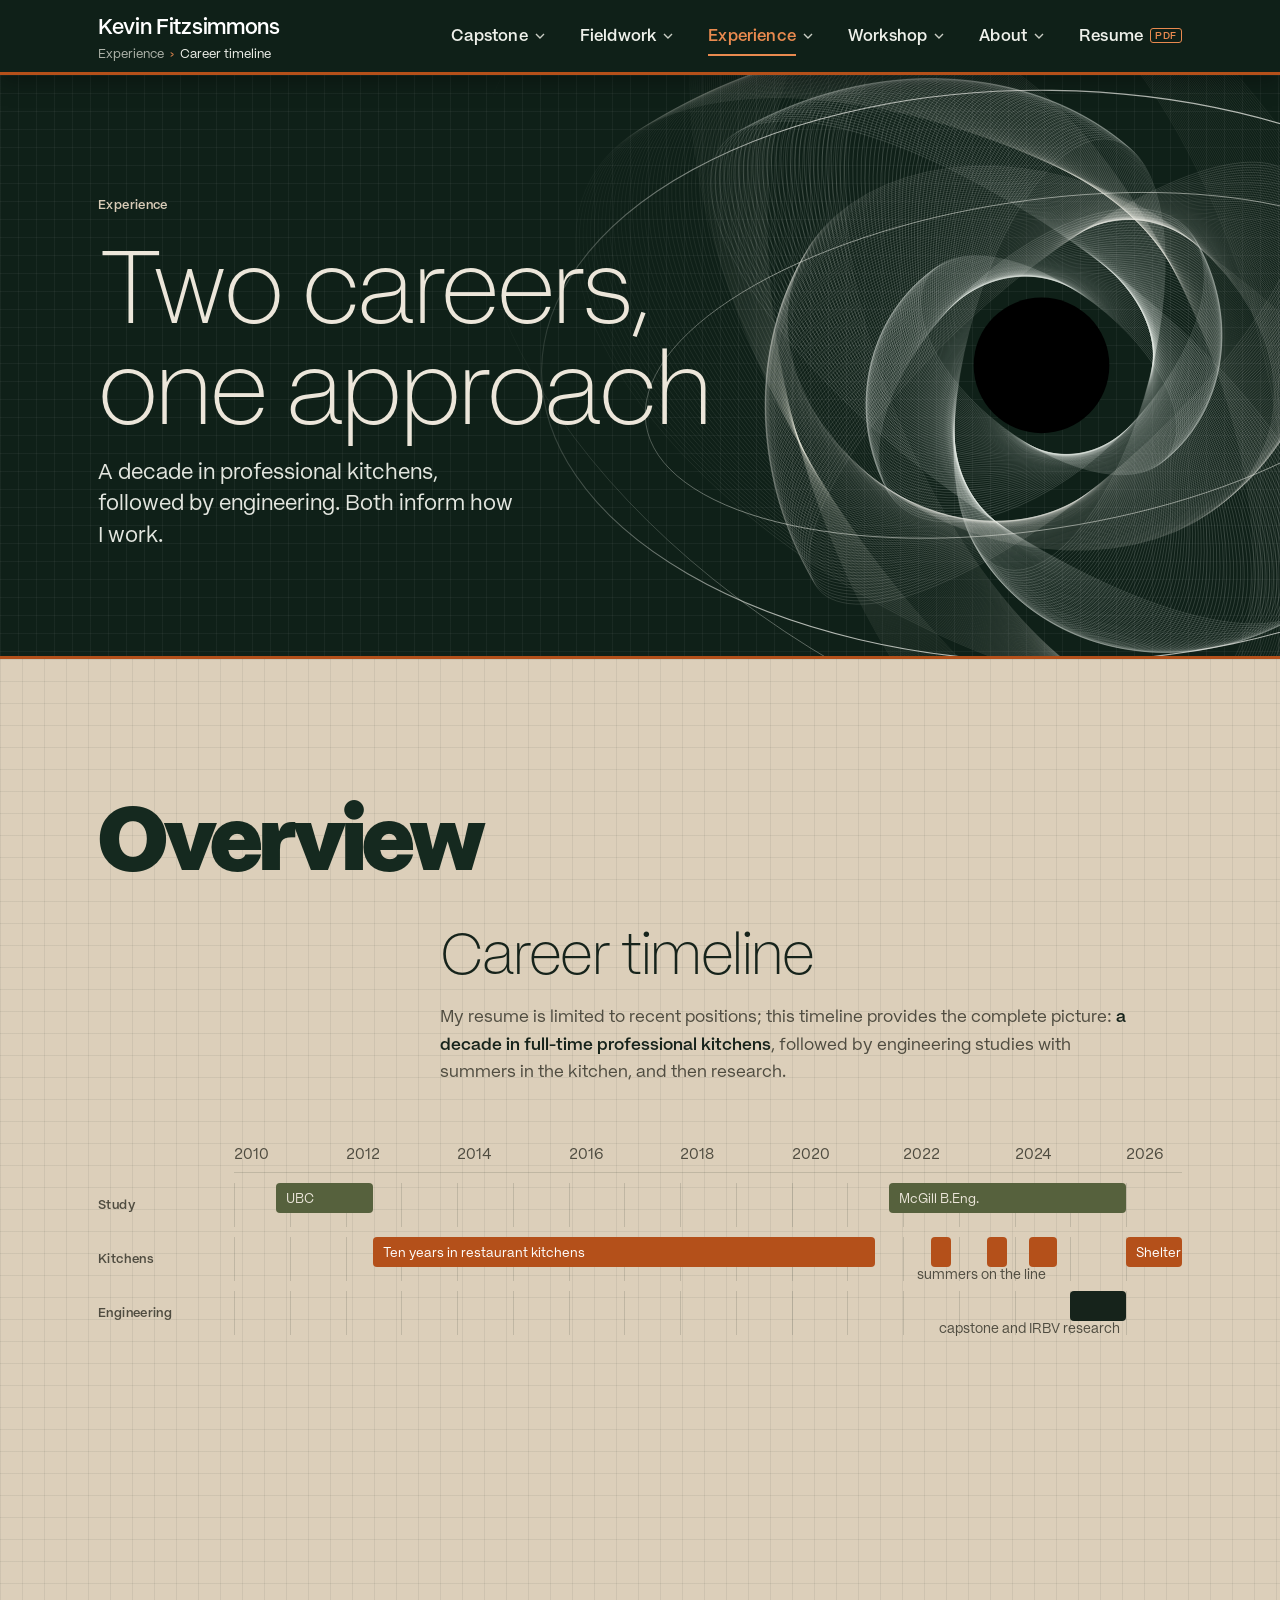
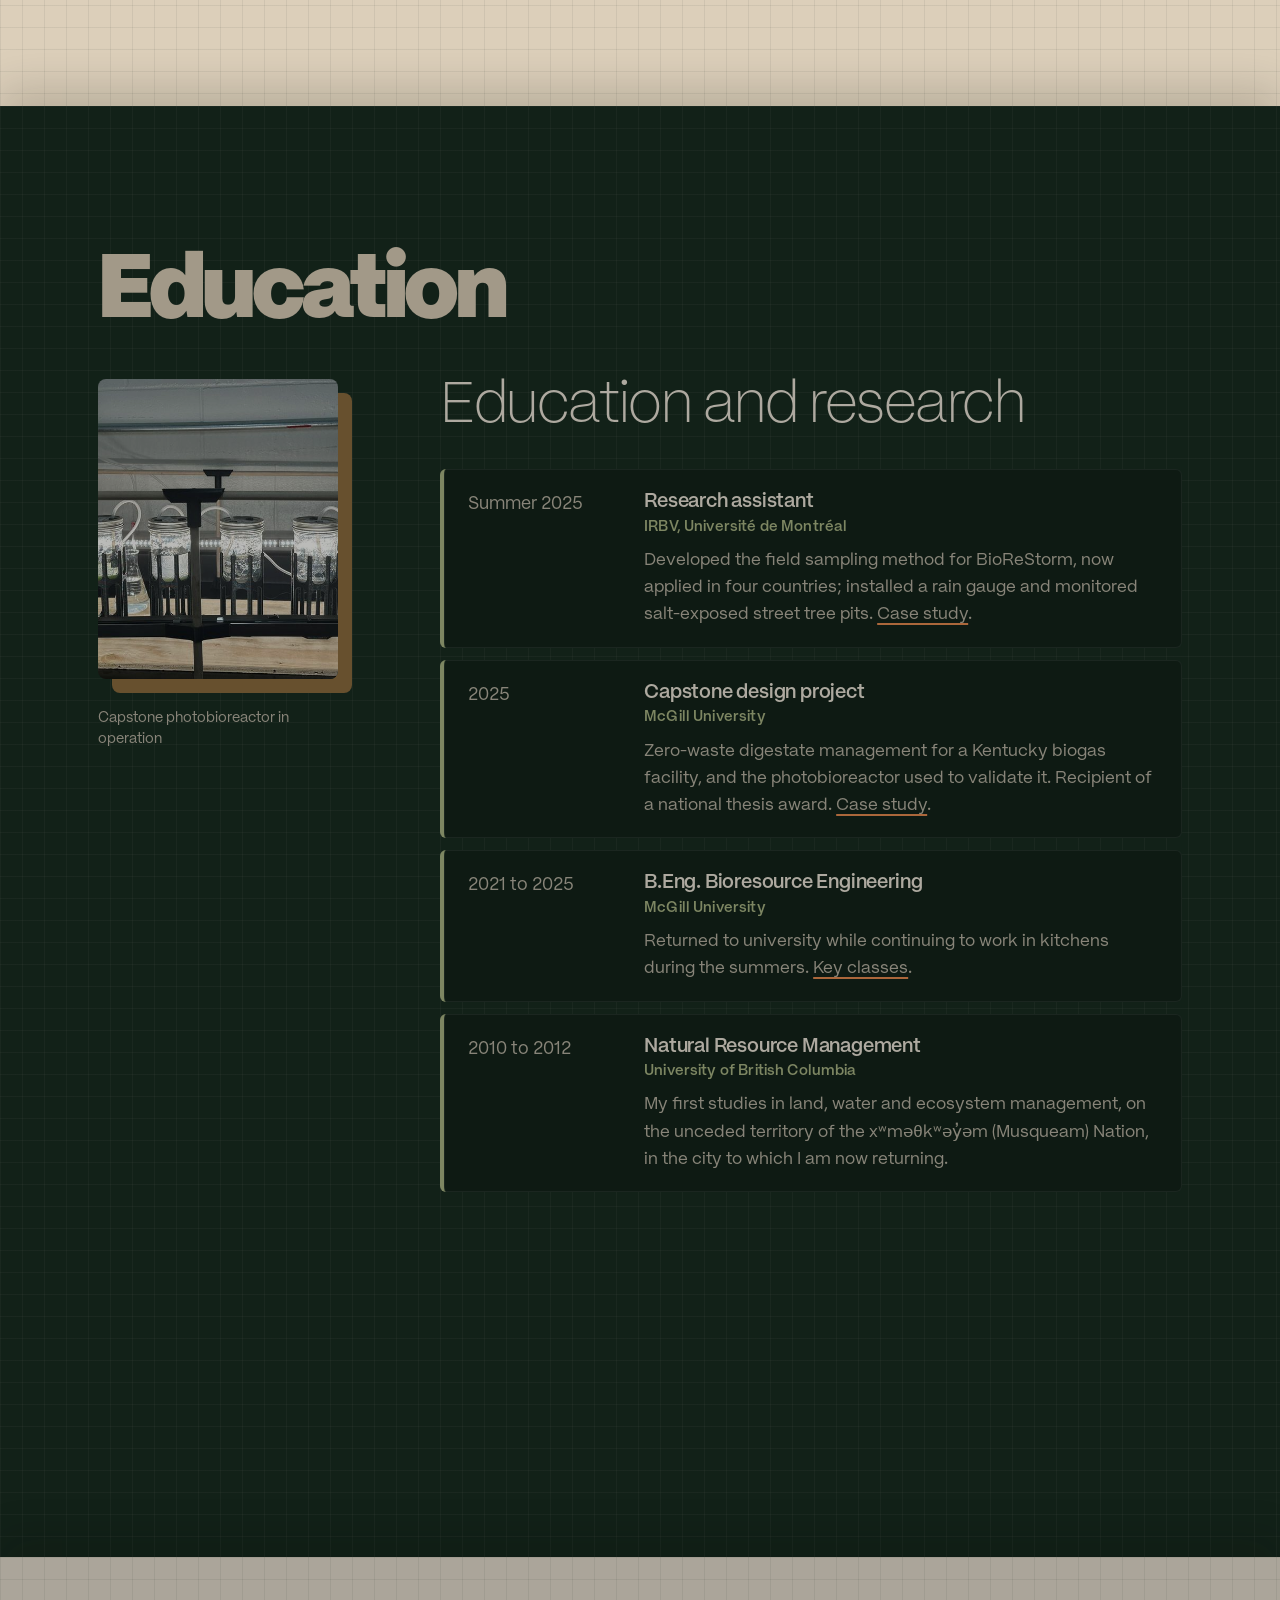
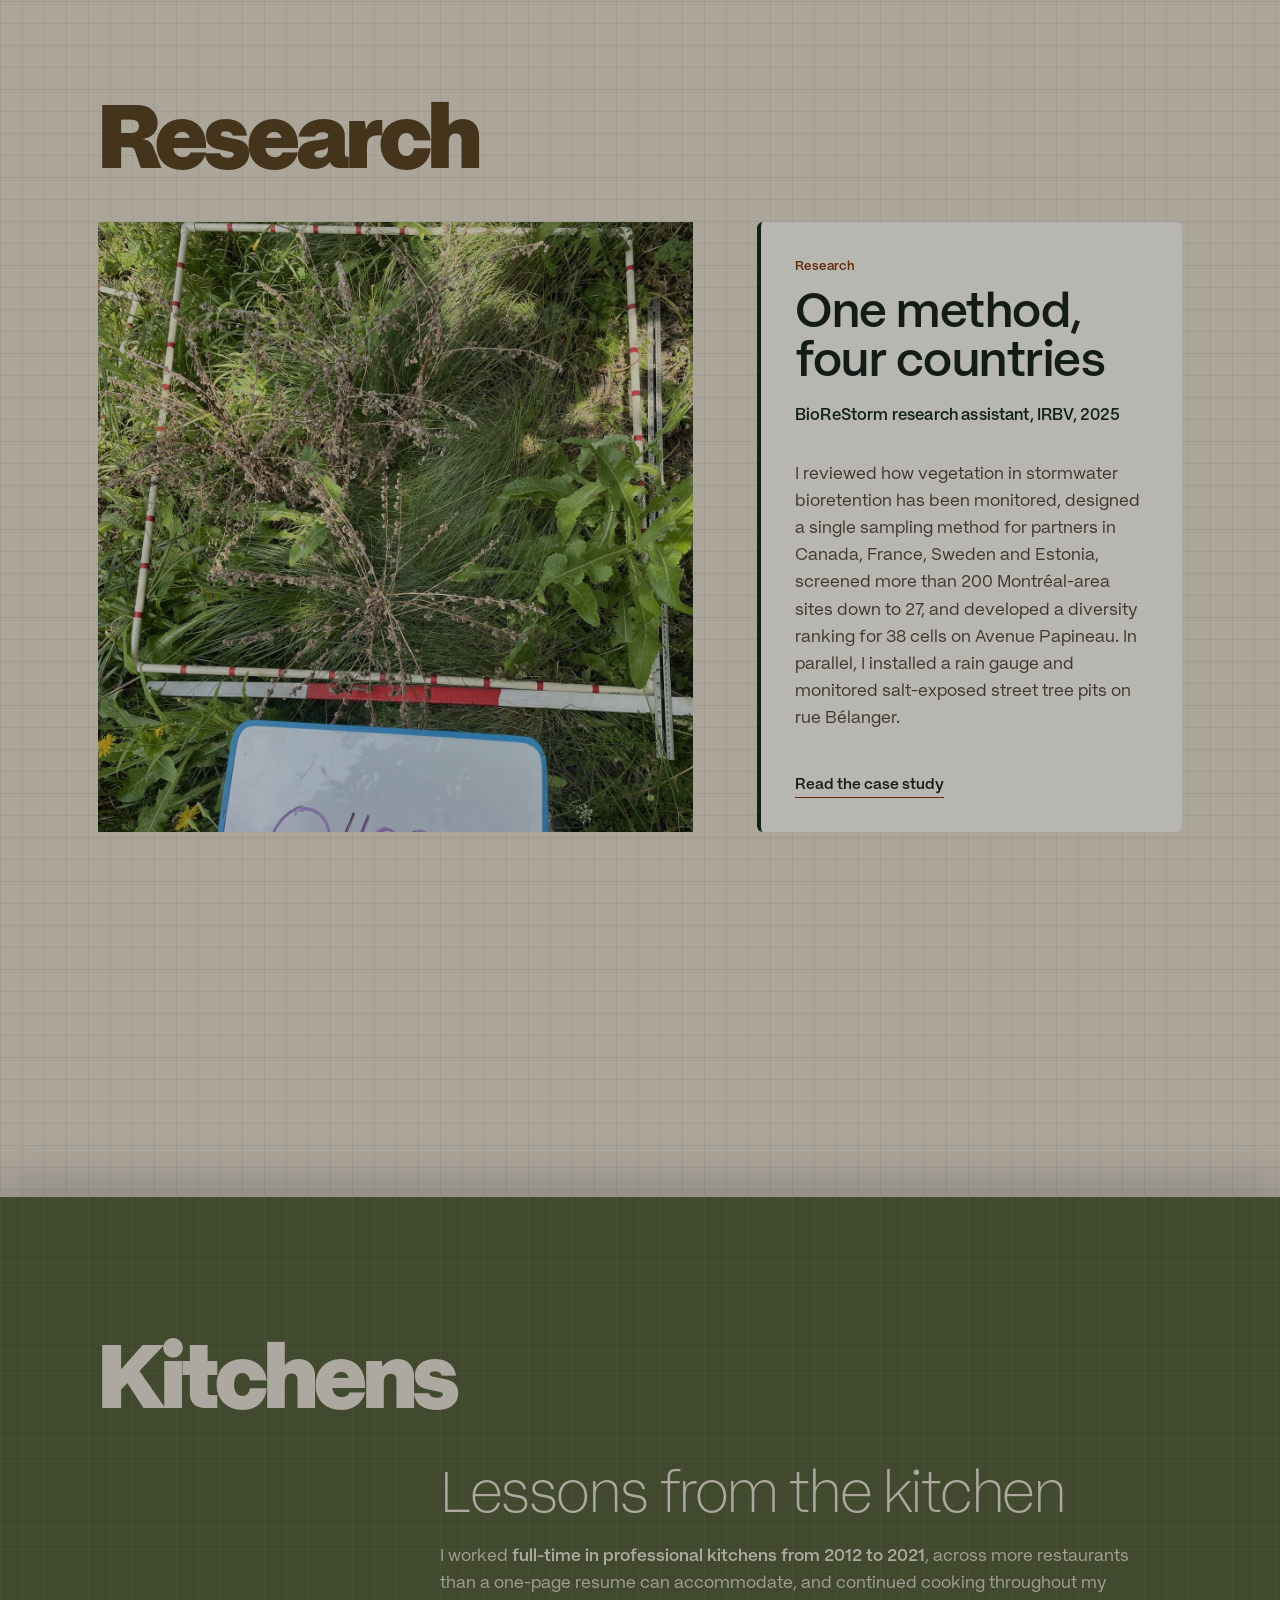
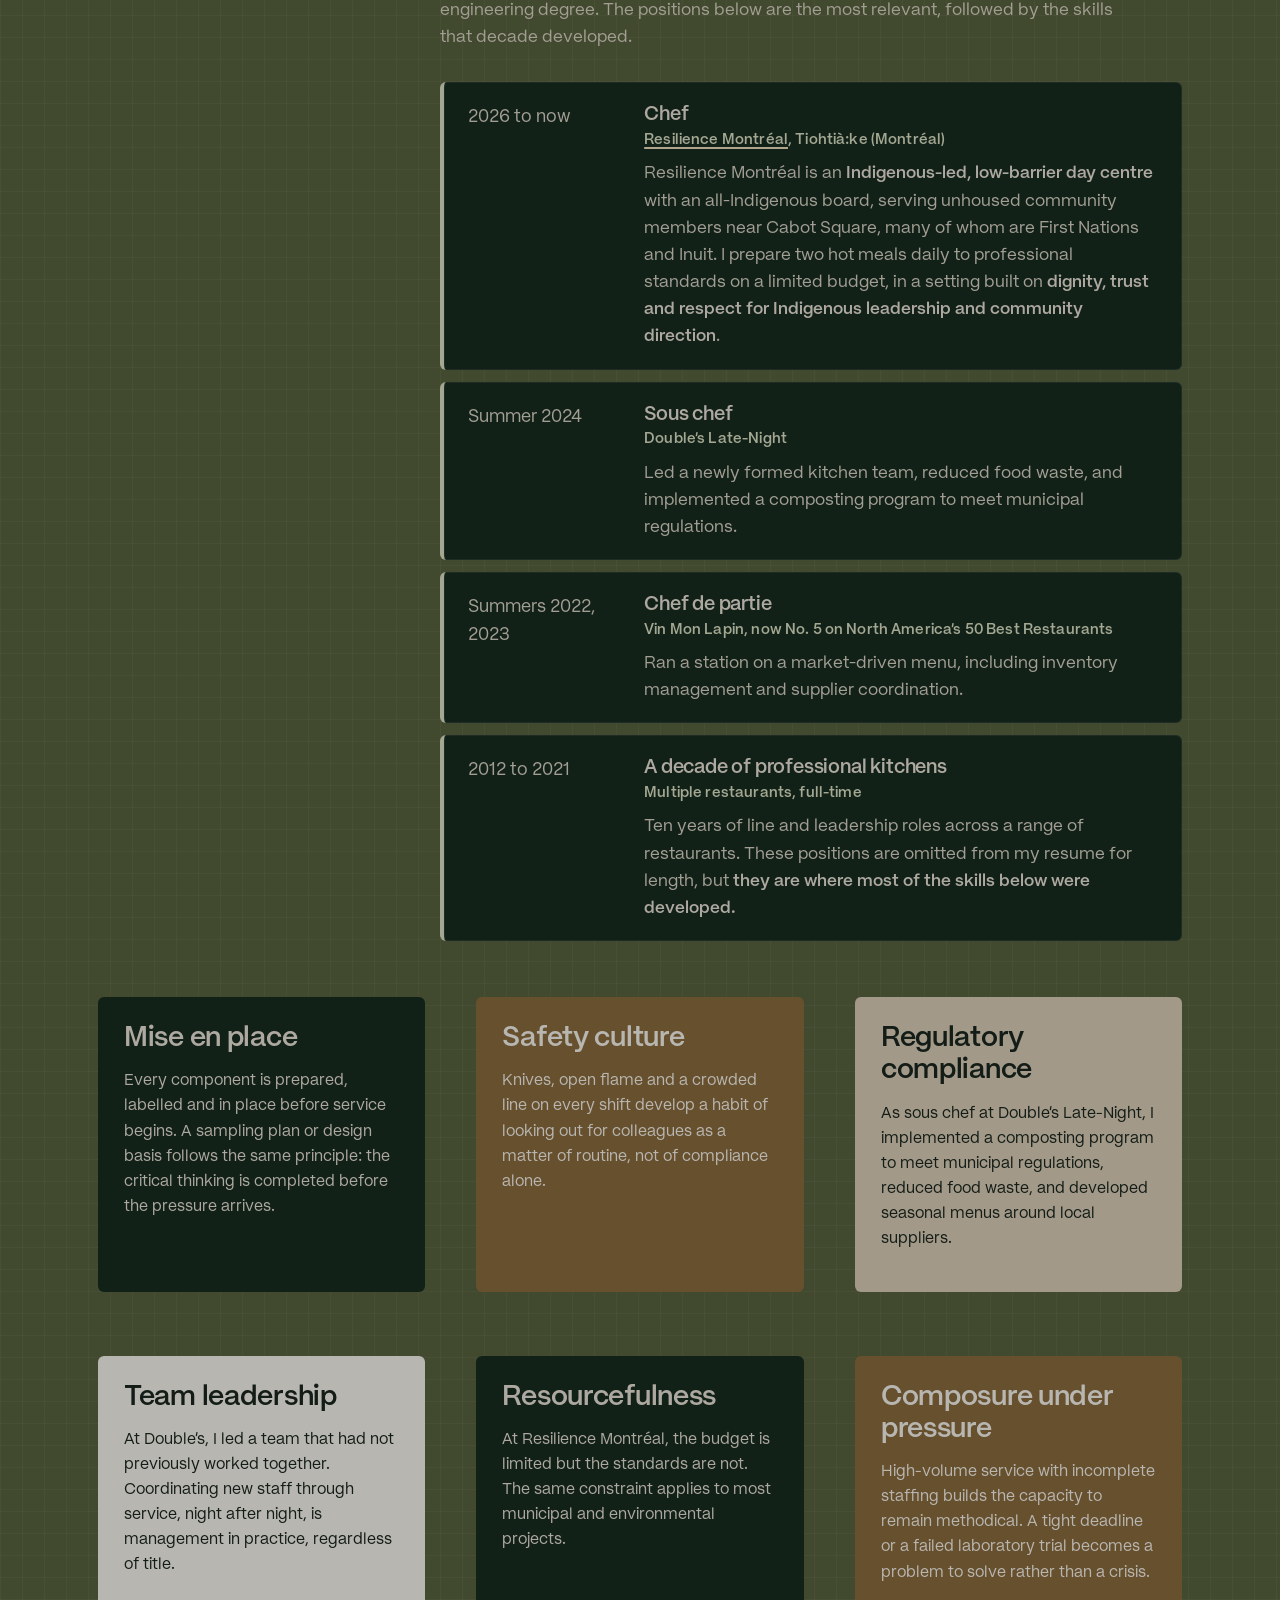
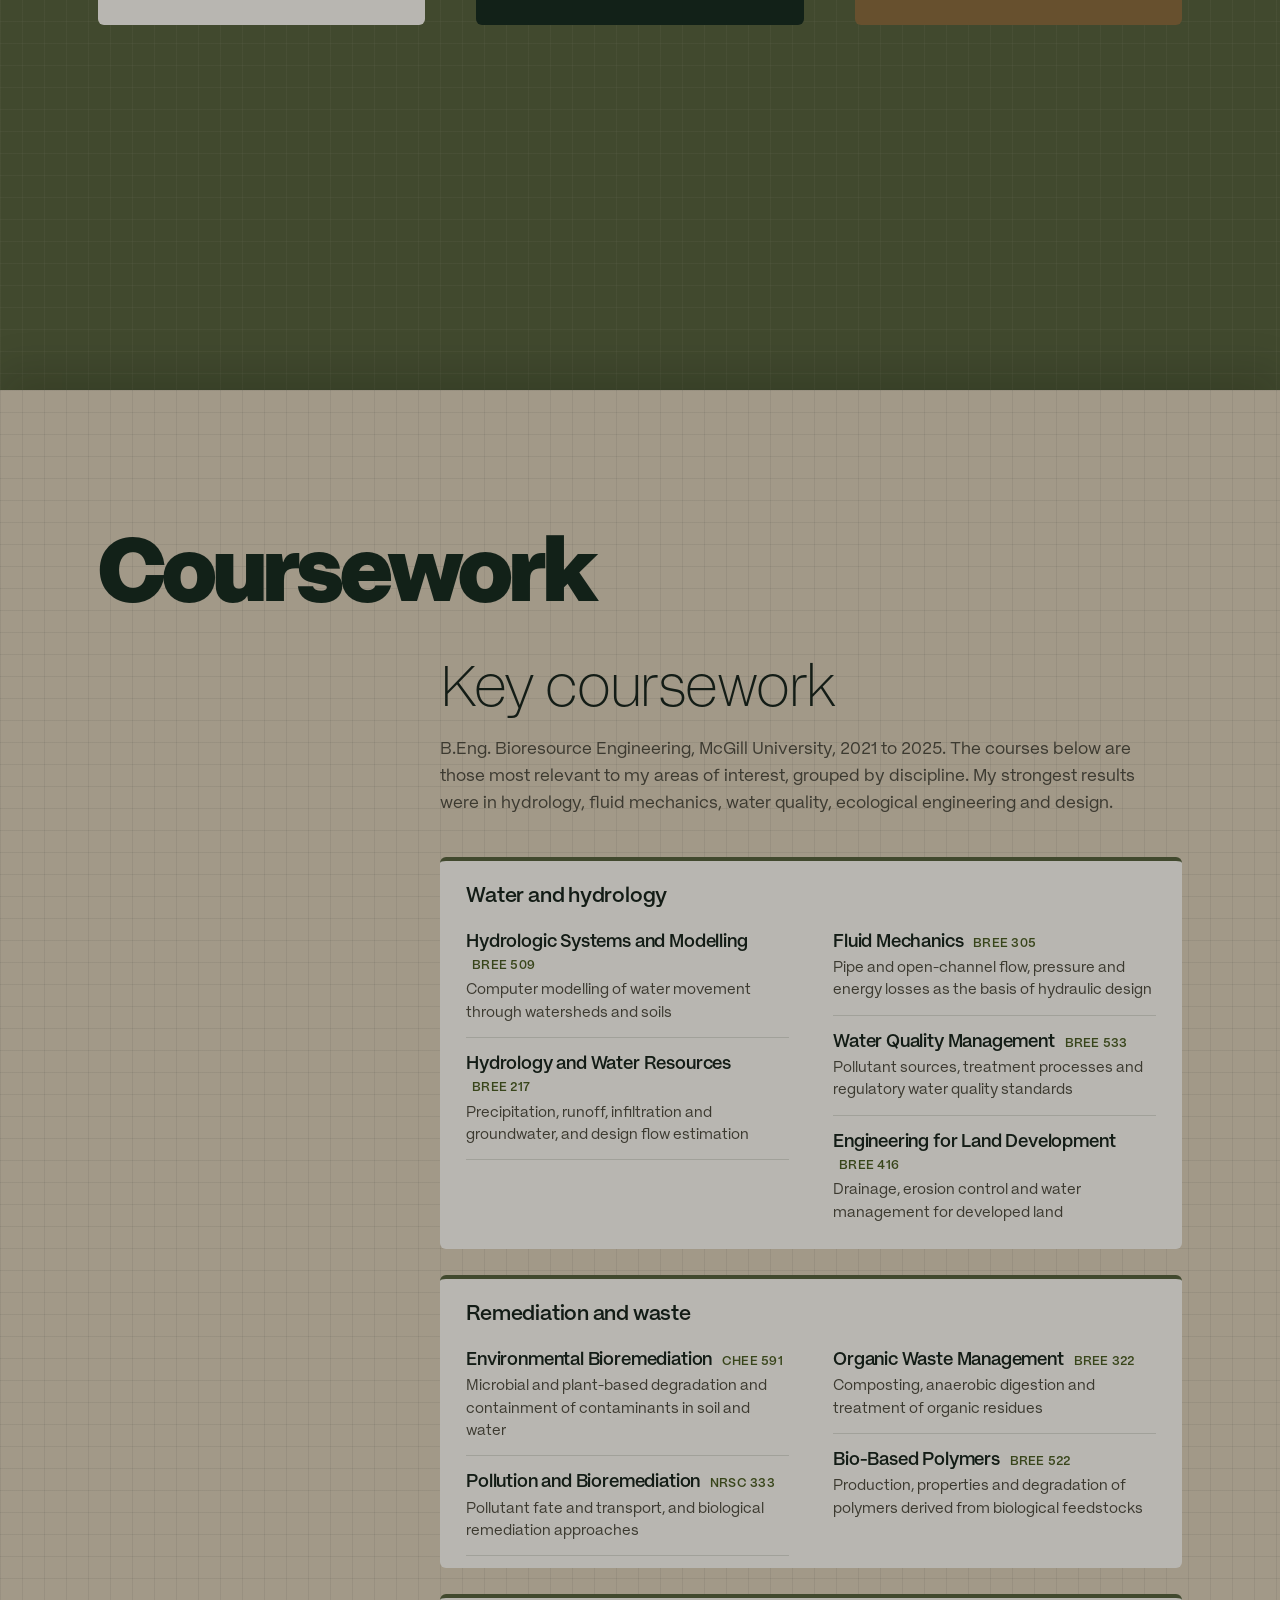
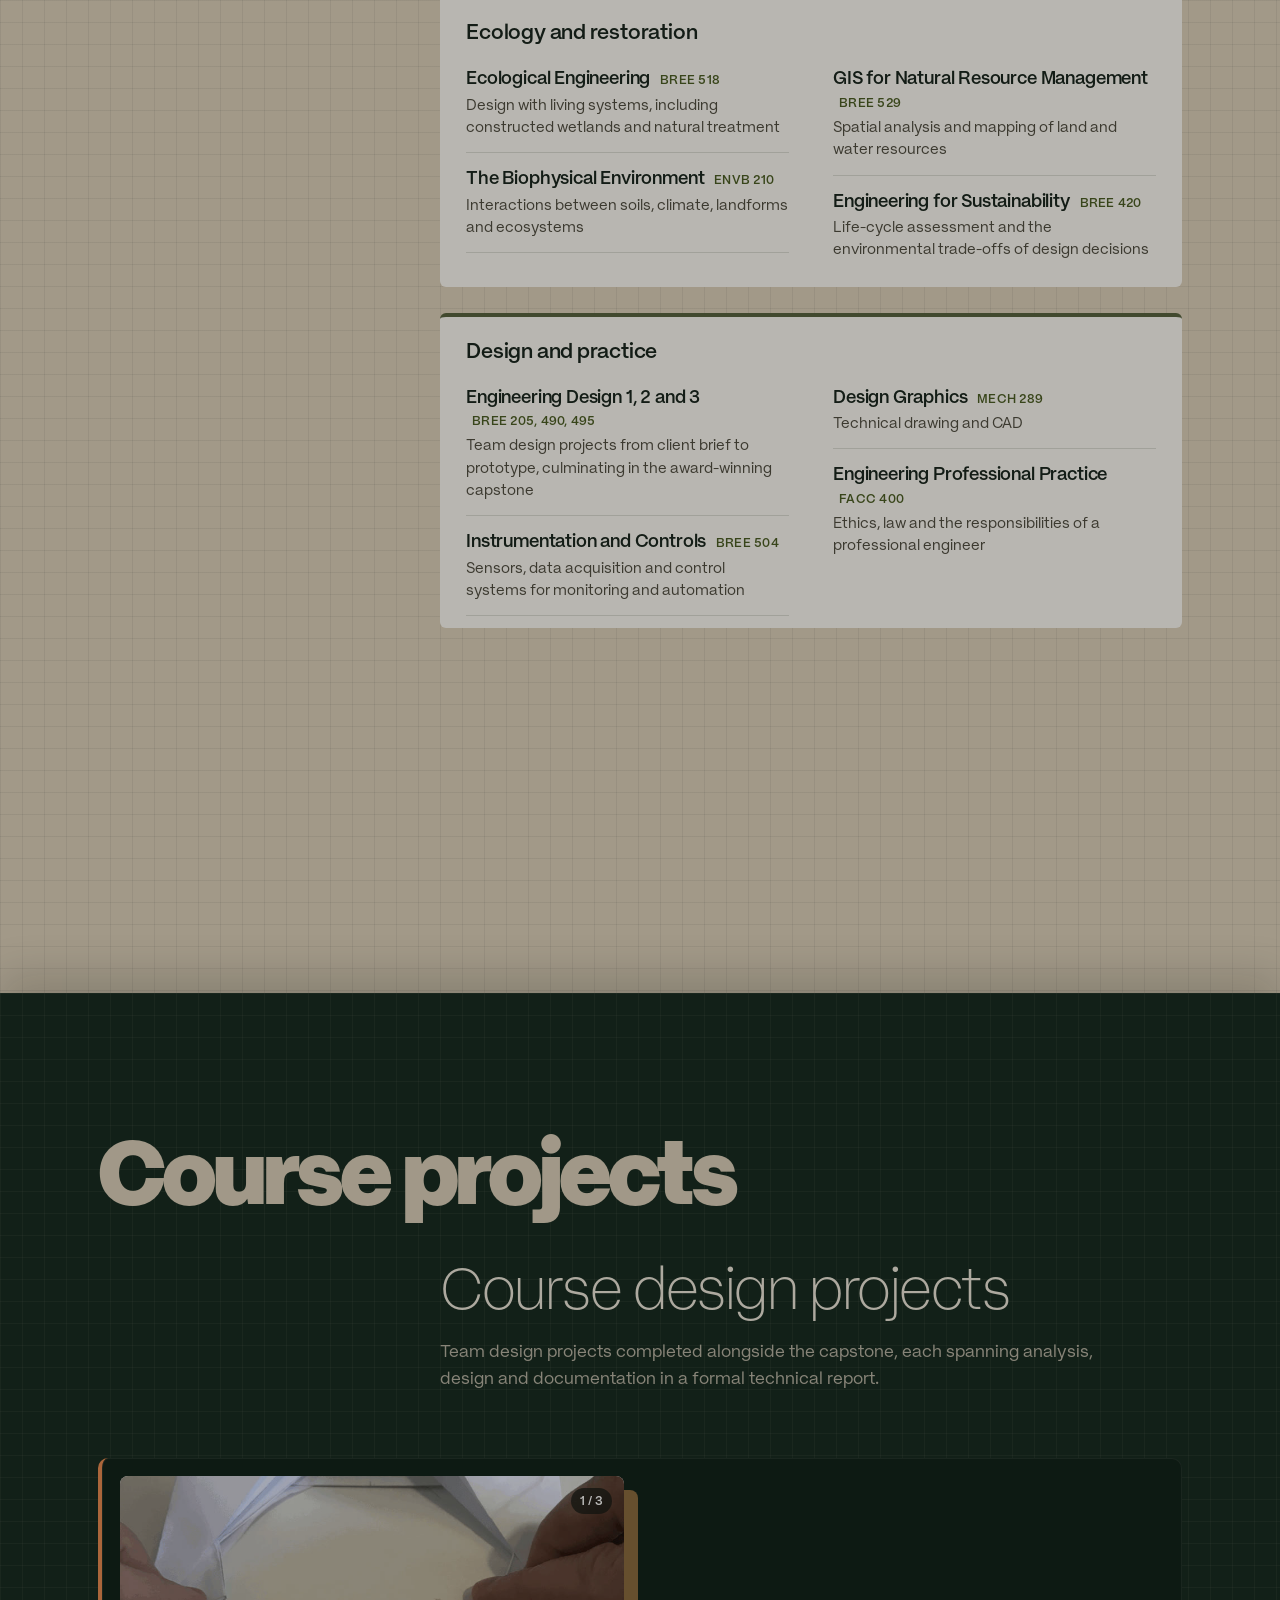
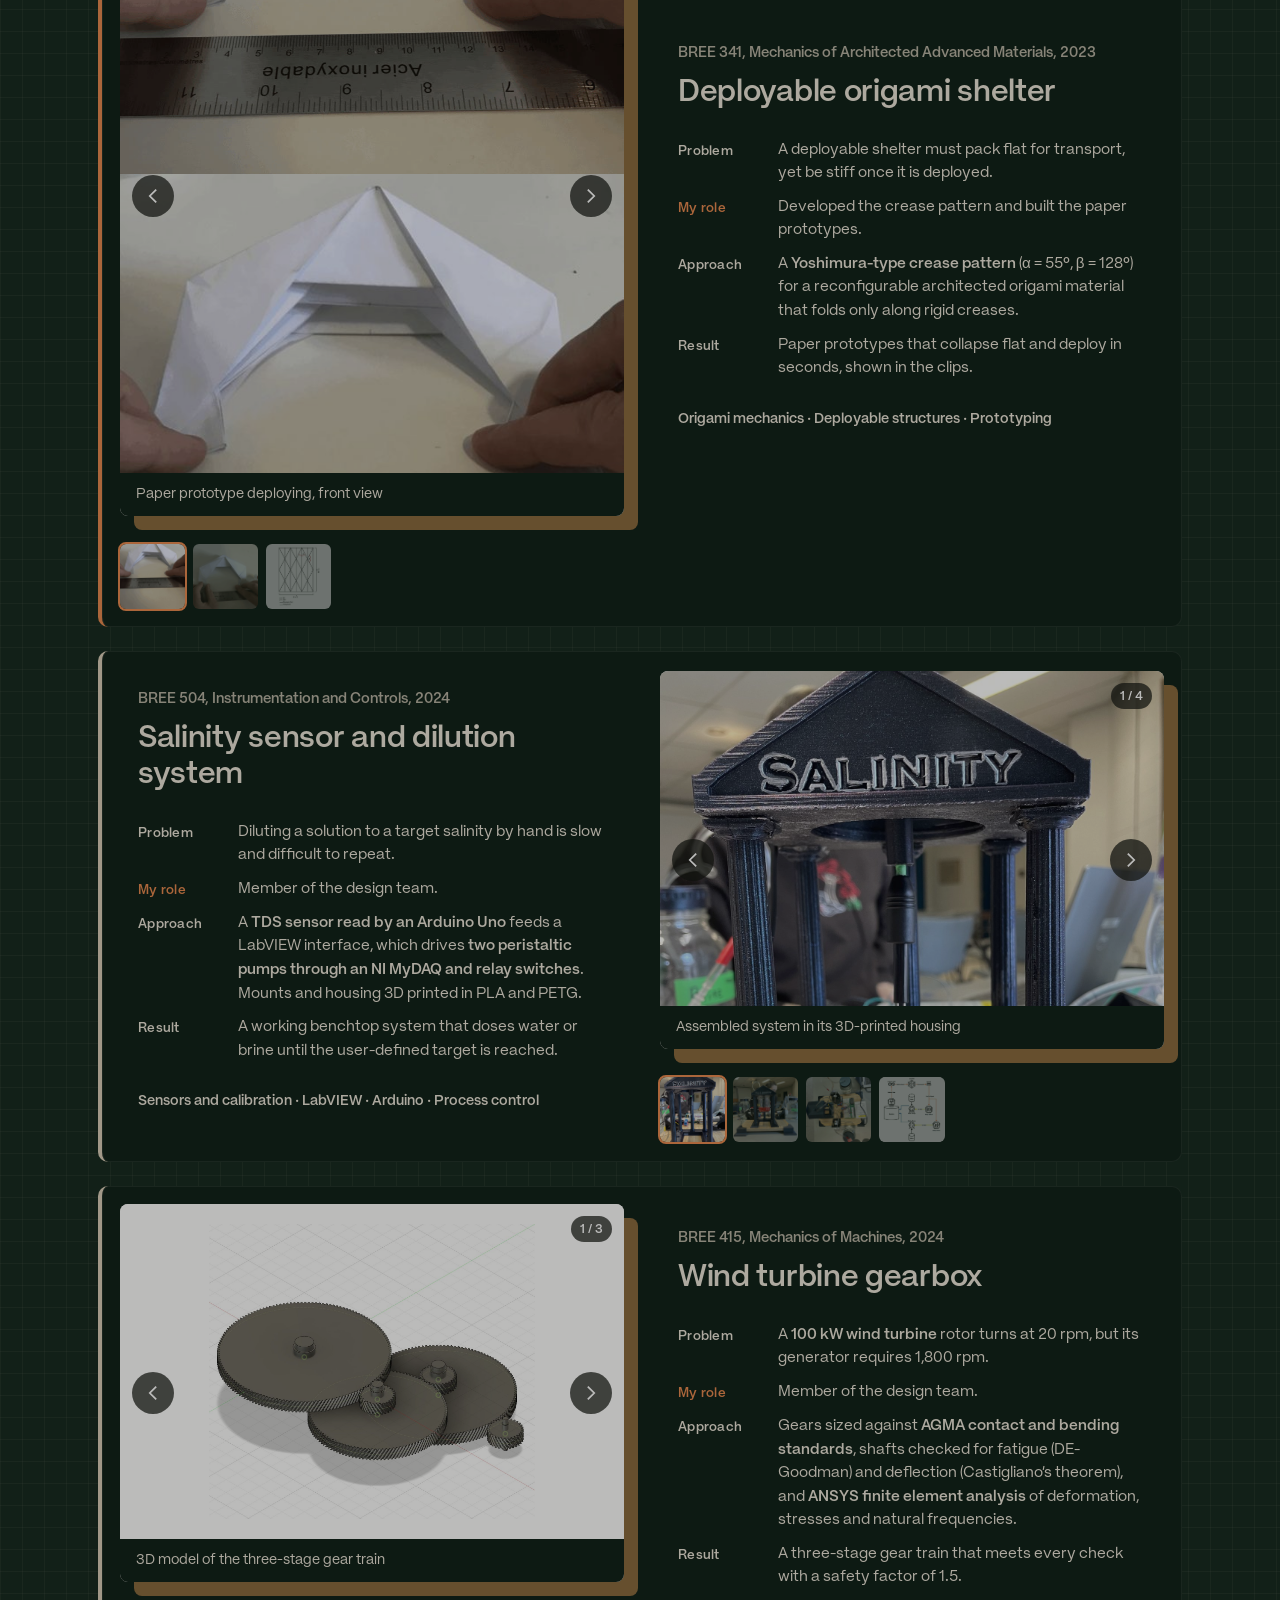
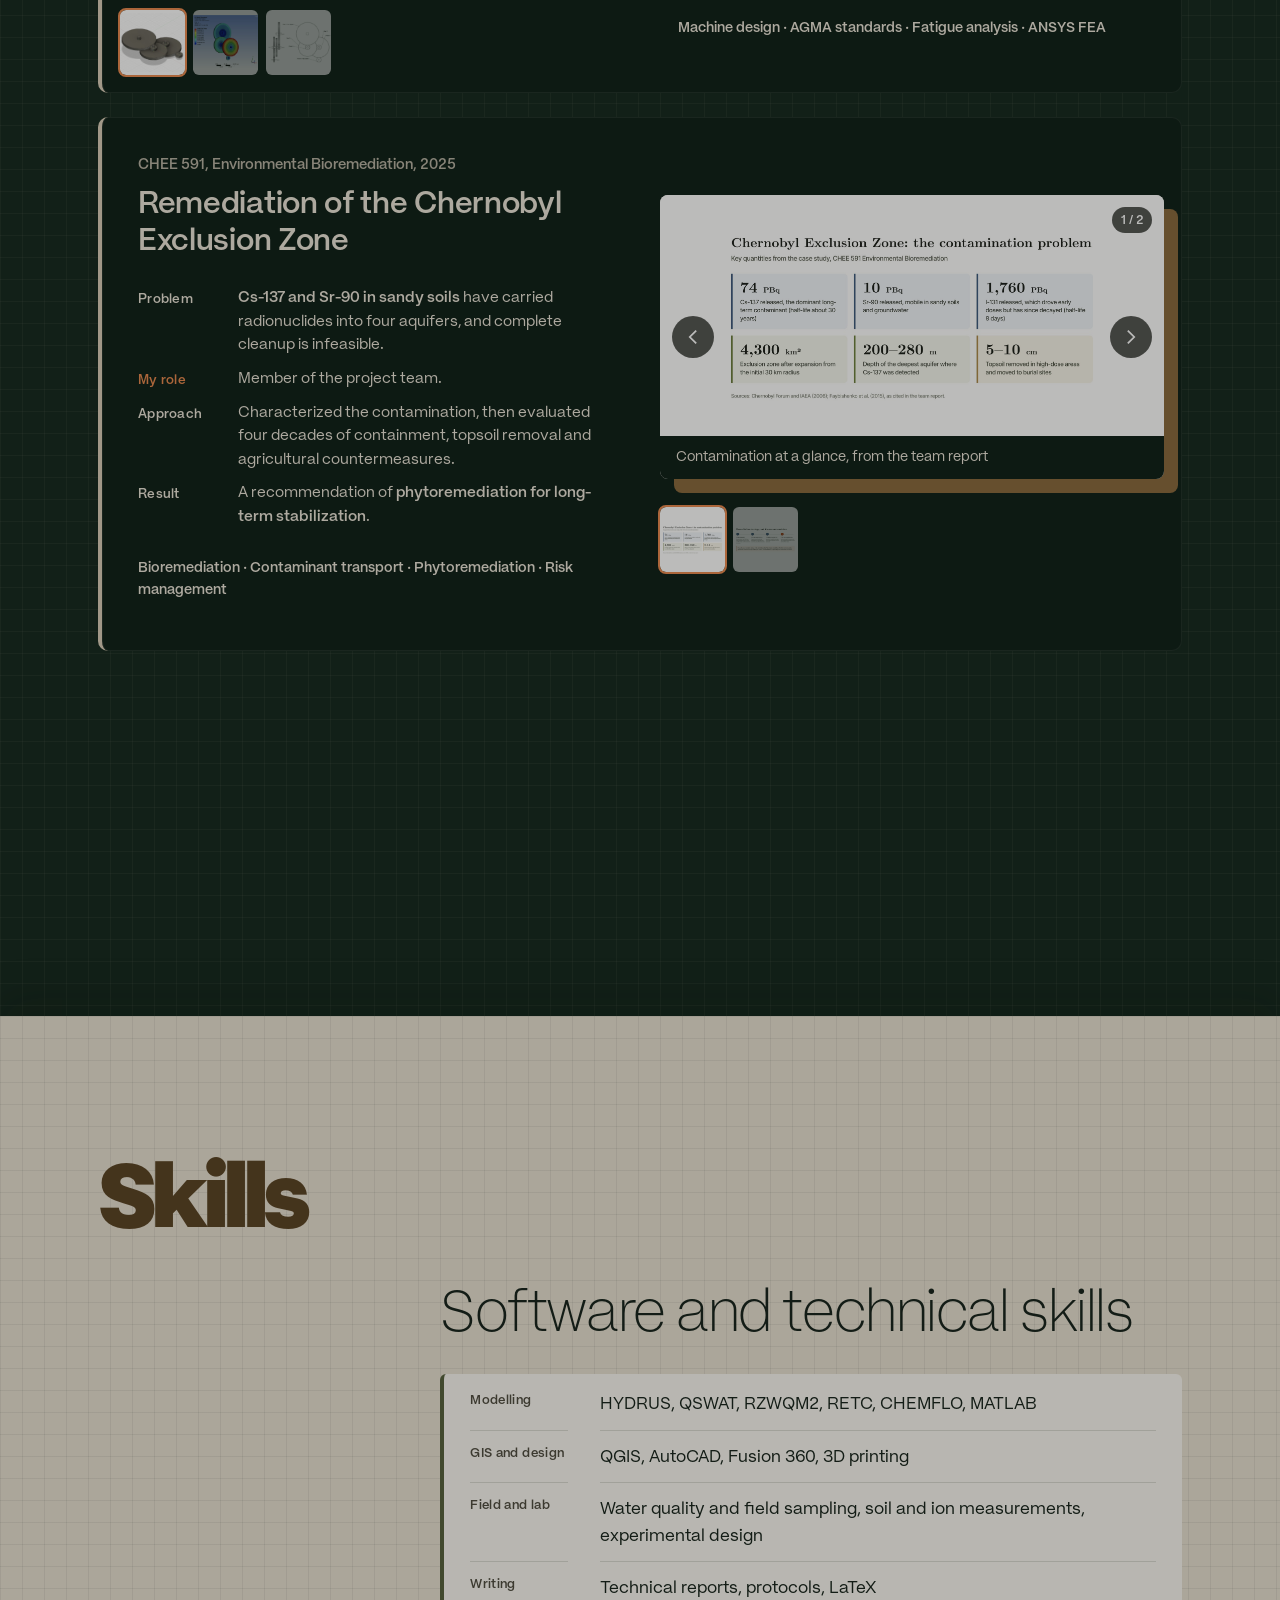
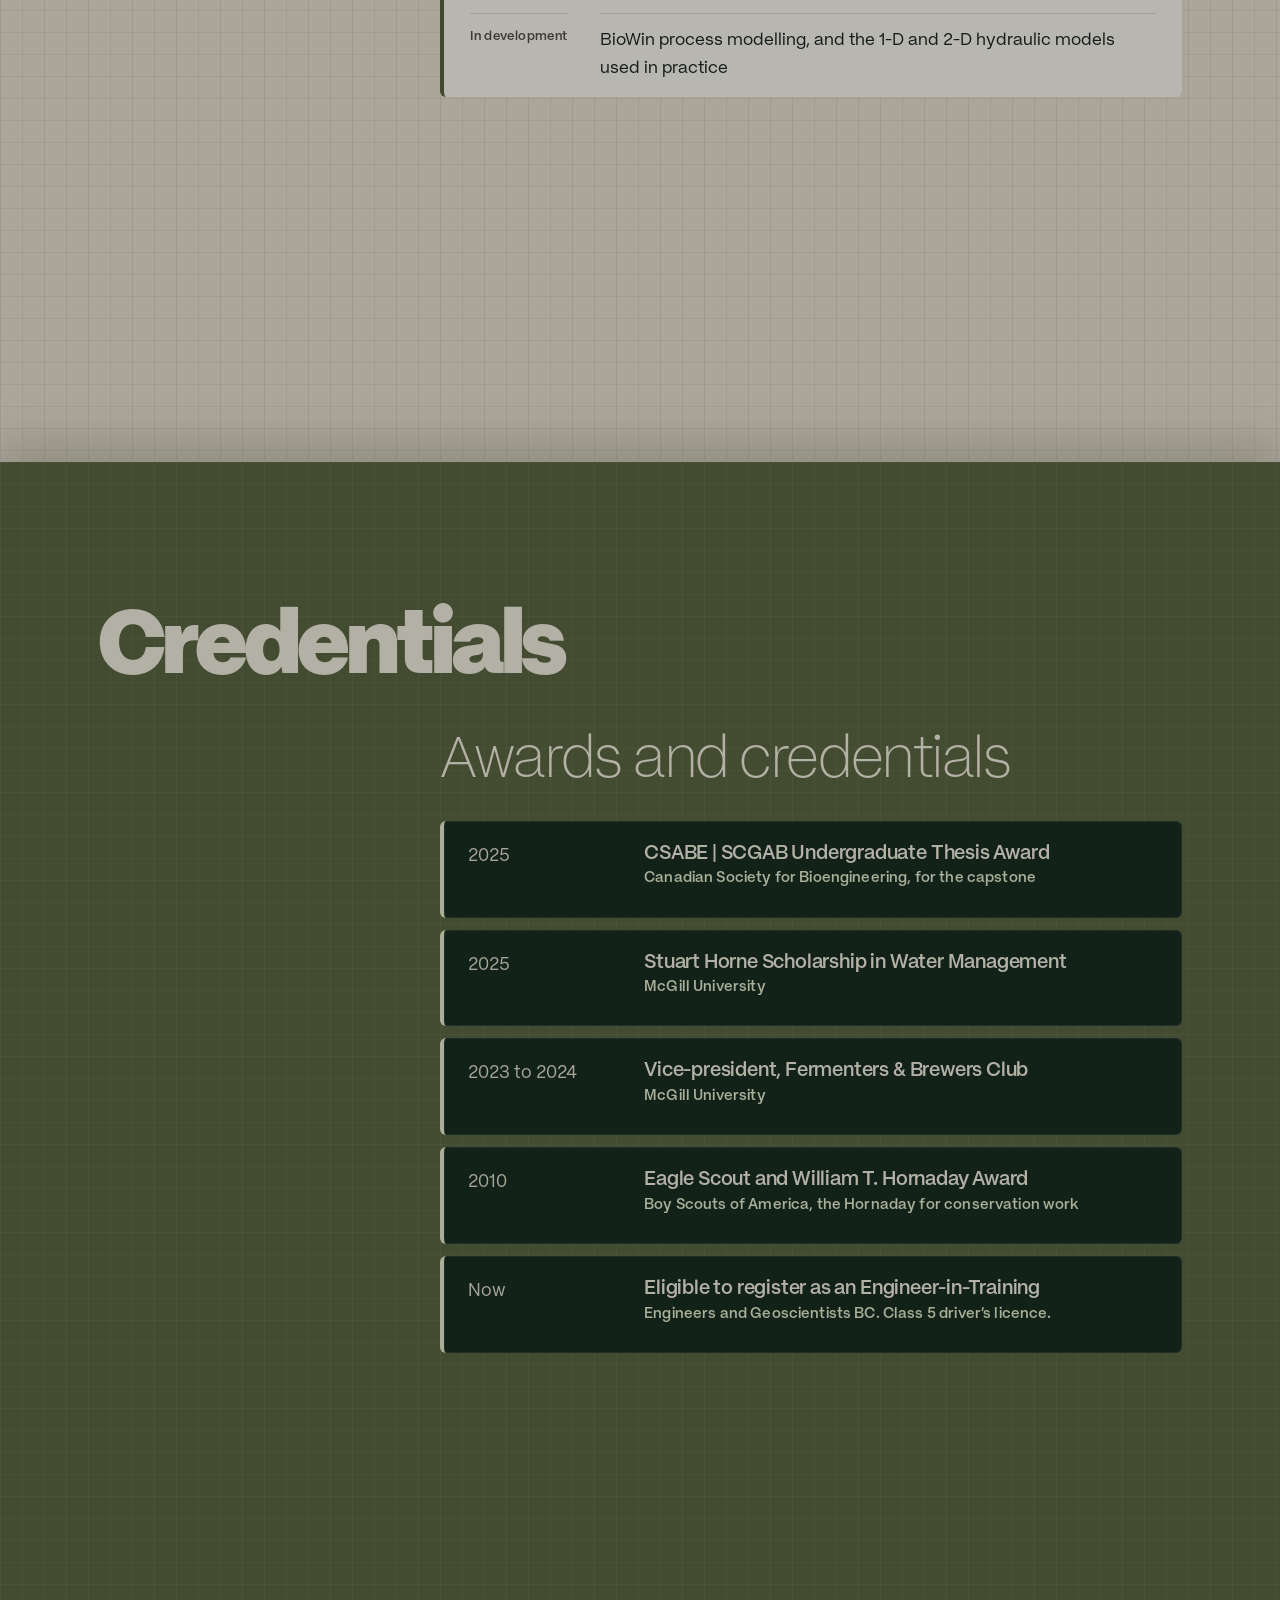
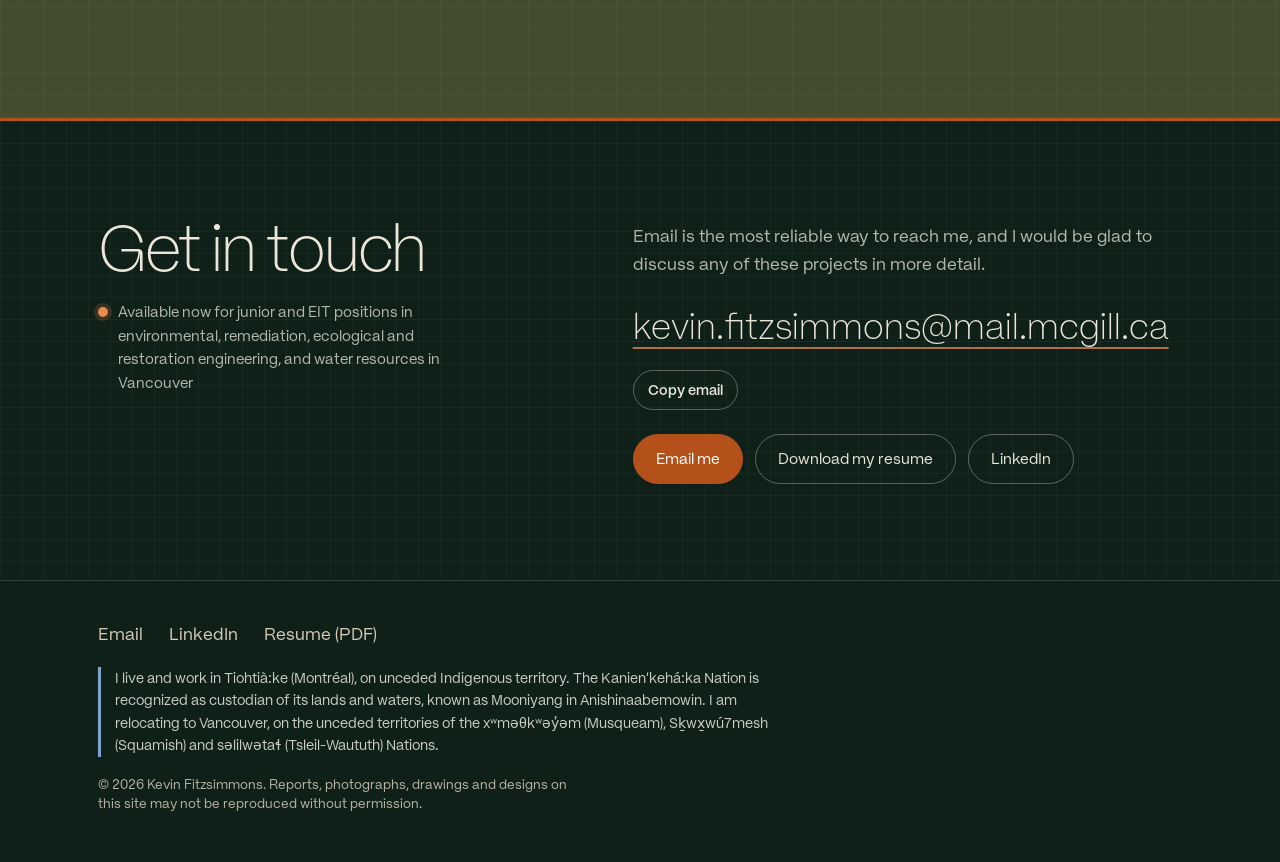
<file: experience.html>
<!DOCTYPE html>
<html lang="en">
<head>
<meta charset="UTF-8">
<meta name="viewport" content="width=device-width, initial-scale=1">
<title>Experience, Kevin Fitzsimmons</title>
<meta name="description" content="International stormwater fieldwork, an award-winning capstone, a decade of professional kitchens, and the coursework and tools behind them.">
<meta name="theme-color" content="#1b1f19">
<link rel="icon" type="image/svg+xml" href="favicon.svg">
<meta property="og:title" content="Experience, Kevin Fitzsimmons">
<meta property="og:description" content="International stormwater fieldwork, an award-winning capstone, a decade of professional kitchens, and the coursework and tools behind them.">
<meta property="og:type" content="website">
<meta property="og:image" content="https://demslath.github.io/Kevin-Fitzsimmons_Engineering-Portfolio/images/web/photobioreactor_lights1.jpg">
<meta name="twitter:card" content="summary_large_image">
<link rel="preload" href="fonts/mori-400.woff2" as="font" type="font/woff2" crossorigin>
<link rel="preload" href="fonts/mori-600.woff2" as="font" type="font/woff2" crossorigin>
<link rel="stylesheet" href="style.css?v=20261123a">
</head>
<body>
<a class="skip" href="#main">Skip to content</a>
<header class="nav">
  <div class="nav-inner">
    <div class="nav-brand"><a class="nav-name" href="index.html">Kevin Fitzsimmons</a><p class="nav-crumb" hidden></p></div>
    <button class="nav-burger" type="button" aria-expanded="false" aria-controls="site-menu"><span class="nav-burger-lines" aria-hidden="true"></span>Menu</button>
    <nav class="nav-links" id="site-menu" aria-label="Main">
      <div class="nav-item"><a class="nav-top" href="capstone.html">Capstone</a><button class="nav-toggle" type="button" aria-expanded="false" aria-controls="menu-capstone" aria-label="Show Capstone sections"><svg viewBox="0 0 10 6" aria-hidden="true"><path d="M1 1l4 4 4-4" fill="none" stroke="currentColor" stroke-width="1.4"/></svg></button><ul class="nav-menu" id="menu-capstone"><li><a href="capstone.html#main">Project overview</a></li><li><a href="capstone.html#train-h">System design</a></li><li><a href="capstone.html#pbr-h">Photobioreactor prototype</a></li><li><a href="capstone.html#res-h">Experimental results</a></li><li><a href="capstone.html#rep-h">Technical reports</a></li><li><a href="capstone-photos.html">Photo gallery</a></li></ul></div>
      <div class="nav-item"><a class="nav-top" href="fieldwork.html">Fieldwork</a><button class="nav-toggle" type="button" aria-expanded="false" aria-controls="menu-fieldwork" aria-label="Show Fieldwork sections"><svg viewBox="0 0 10 6" aria-hidden="true"><path d="M1 1l4 4 4-4" fill="none" stroke="currentColor" stroke-width="1.4"/></svg></button><ul class="nav-menu" id="menu-fieldwork"><li><a href="fieldwork.html#main">Project overview</a></li><li><a href="fieldwork.html#gap-h">Research gap</a></li><li><a href="fieldwork.html#did-h">Scope of work</a></li><li><a href="fieldwork.html#pap-h">Study site: Avenue Papineau</a></li><li><a href="fieldwork.html#salt-h">De-icing salt and street trees</a></li><li><a href="fieldwork.html#take-h">Lessons learned</a></li></ul></div>
      <div class="nav-item"><a class="nav-top" href="experience.html" aria-current="page">Experience</a><button class="nav-toggle" type="button" aria-expanded="false" aria-controls="menu-experience" aria-label="Show Experience sections"><svg viewBox="0 0 10 6" aria-hidden="true"><path d="M1 1l4 4 4-4" fill="none" stroke="currentColor" stroke-width="1.4"/></svg></button><ul class="nav-menu" id="menu-experience"><li><a href="experience.html#tl-h">Career timeline</a></li><li><a href="experience.html#eng-h">Education and research</a></li><li><a href="experience.html#kit-h">Culinary career</a></li><li><a href="experience.html#edu-h">Key coursework</a></li><li><a href="experience.html#cp-h">Course design projects</a></li><li><a href="experience.html#sk-h">Technical skills</a></li><li><a href="experience.html#cr-h">Awards and credentials</a></li></ul></div>
      <div class="nav-item"><a class="nav-top" href="printing.html">Workshop</a><button class="nav-toggle" type="button" aria-expanded="false" aria-controls="menu-printing" aria-label="Show Workshop sections"><svg viewBox="0 0 10 6" aria-hidden="true"><path d="M1 1l4 4 4-4" fill="none" stroke="currentColor" stroke-width="1.4"/></svg></button><ul class="nav-menu" id="menu-printing"><li><a href="printing.html#tape">Tape dispenser (made to order)</a></li><li><a href="printing.html#heat-press">Heat-set insert press</a></li><li><a href="printing.html#markers">Magnetic marker holders</a></li><li><a href="printing.html#gridfinity">Gridfinity storage system</a></li></ul></div>
      <div class="nav-item"><a class="nav-top" href="contact.html">About</a><button class="nav-toggle" type="button" aria-expanded="false" aria-controls="menu-contact" aria-label="Show About sections"><svg viewBox="0 0 10 6" aria-hidden="true"><path d="M1 1l4 4 4-4" fill="none" stroke="currentColor" stroke-width="1.4"/></svg></button><ul class="nav-menu" id="menu-contact"><li><a href="contact.html#main">Background</a></li><li><a href="contact.html#off-h">Personal interests</a></li><li><a href="contact.html#want-h">Career objectives</a></li><li><a href="contact.html#contact">Contact information</a></li></ul></div>
      <div class="nav-item"><a class="nav-top" href="documents/KDF_Resume.pdf" target="_blank" rel="noopener">Resume <span class="nav-pdf">PDF</span></a></div>
    </nav>
  </div>
</header>
<div class="masthead">
  <canvas data-cover data-eye-x="0.7" data-eye-y="0.5" data-scale="0.9" data-density="0.7" aria-hidden="true"></canvas>
  <div class="masthead-inner">
    <span class="sc">Experience</span>
    <h1>Two careers, one approach</h1>
    <p class="sub">A decade in professional kitchens, followed by engineering. Both inform how I work.</p>
    
  </div>
</div>

<main id="main">
  <section class="section has-word" aria-labelledby="tl-h">
    <div class="panel-eq" data-eq="1" aria-hidden="true"><i></i><i></i></div><div class="panel-shade" aria-hidden="true"></div>
    <p class="panel-word" aria-hidden="true">Overview</p>
    <div class="page">
      <div class="split" style="margin-bottom:40px">
        <div class="split-head"><span class="sc">Overview</span></div>
        <div>
          <h2 id="tl-h">Career timeline</h2>
          <p class="muted" style="margin-top:18px">My resume is limited to recent positions; this timeline provides the complete picture: <strong>a decade in full-time professional kitchens</strong>, followed by engineering studies with summers in the kitchen, and then research.</p>
        </div>
      </div>
      <div class="career-scroll"><div class="career" role="img" aria-label="Timeline 2010 to 2026: UBC 2010 to 2012, restaurant kitchens full-time 2012 to 2021, McGill 2021 to 2025 with kitchen work in the summers of 2022, 2023 and 2024, IRBV research and the capstone in 2025, and cooking at a day shelter from 2026.">
<div class="career-years"><span style="grid-column:1 / span 4">2010</span><span style="grid-column:5 / span 4"></span><span style="grid-column:9 / span 4">2012</span><span style="grid-column:13 / span 4"></span><span style="grid-column:17 / span 4">2014</span><span style="grid-column:21 / span 4"></span><span style="grid-column:25 / span 4">2016</span><span style="grid-column:29 / span 4"></span><span style="grid-column:33 / span 4">2018</span><span style="grid-column:37 / span 4"></span><span style="grid-column:41 / span 4">2020</span><span style="grid-column:45 / span 4"></span><span style="grid-column:49 / span 4">2022</span><span style="grid-column:53 / span 4"></span><span style="grid-column:57 / span 4">2024</span><span style="grid-column:61 / span 4"></span><span style="grid-column:65 / span 4">2026</span></div>
<div class="career-row"><span class="career-label sc">Study</span><div class="career-track"><span class="bar study" style="grid-column:4 / 11" title="UBC"><span class="full">UBC</span><span class="short">UBC</span></span><span class="bar study" style="grid-column:48 / 65" title="McGill B.Eng."><span class="full">McGill B.Eng.</span><span class="short">McGill</span></span></div></div>
<div class="career-row"><span class="career-label sc">Kitchens</span><div class="career-track"><span class="bar kitchen" style="grid-column:11 / 47" title="Ten years in restaurant kitchens"><span class="full">Ten years in restaurant kitchens</span><span class="short">Kitchens</span></span><span class="bar kitchen" style="grid-column:51 / 52" title="Summer kitchen job"><span class="full"></span><span class="short"></span></span><span class="bar kitchen" style="grid-column:55 / 56" title="Summer kitchen job"><span class="full"></span><span class="short"></span></span><span class="bar kitchen" style="grid-column:58 / 60" title="Summer kitchen job"><span class="full"></span><span class="short"></span></span><span class="bar kitchen" style="grid-column:65 / 69" title="Shelter"><span class="full">Shelter</span><span class="short"></span></span><span class="career-note" style="grid-column:50 / 61">summers on the line</span></div></div>
<div class="career-row"><span class="career-label sc">Engineering</span><div class="career-track"><span class="bar eng" style="grid-column:61 / 65" title="Summer kitchen job"><span class="full"></span><span class="short"></span></span><span class="career-note right" style="grid-column:45 / 65">capstone and IRBV research</span></div></div>
</div></div>
    </div>
  </section>

  <section class="section has-word" aria-labelledby="eng-h">
    <div class="panel-eq" data-eq="2" aria-hidden="true"><i></i><i></i></div><div class="panel-shade" aria-hidden="true"></div>
    <p class="panel-word" aria-hidden="true">Education</p>
    <div class="page split">
      <div class="split-head"><span class="sc">Education and research</span>
        <figure class="side-img"><img src="images/thumb/photobioreactor_lights1.jpg" alt="Photobioreactor running under grow lights" loading="lazy"><figcaption>Capstone photobioreactor in operation</figcaption></figure></div>
      <div>
        <h2 id="eng-h" style="margin-bottom:36px">Education and research</h2>
        <ol class="timeline" reversed>
          <li><time>Summer 2025</time><div>
            <h3>Research assistant</h3><p class="org">IRBV, Université de Montréal</p>
            <p>Developed the field sampling method for BioReStorm, now applied in four countries; installed a rain gauge and monitored salt-exposed street tree pits. <a class="link" href="fieldwork.html">Case study</a>.</p></div></li>
          <li><time>2025</time><div>
            <h3>Capstone design project</h3><p class="org">McGill University</p>
            <p>Zero-waste digestate management for a Kentucky biogas facility, and the photobioreactor used to validate it. Recipient of a national thesis award. <a class="link" href="capstone.html">Case study</a>.</p></div></li>
          <li><time>2021 to 2025</time><div>
            <h3>B.Eng. Bioresource Engineering</h3><p class="org">McGill University</p>
            <p>Returned to university while continuing to work in kitchens during the summers. <a class="link" href="#education">Key classes</a>.</p></div></li>
          <li><time>2010 to 2012</time><div>
            <h3>Natural Resource Management</h3><p class="org">University of British Columbia</p>
            <p>My first studies in land, water and ecosystem management, on the unceded territory of the xʷməθkʷəy̓əm (Musqueam) Nation, in the city to which I am now returning.</p></div></li>
        </ol>
      </div>
    </div>
  </section>

  <section class="section has-word" id="research" aria-labelledby="res-h">
    <div class="panel-eq" data-eq="3" aria-hidden="true"><i></i><i></i></div><div class="panel-shade" aria-hidden="true"></div>
    <p class="panel-word" aria-hidden="true">Research</p>
    <div class="page">
      <a class="feature" href="fieldwork.html">
        <div class="feature-media"><img src="images/web/field_quadrat.jpg" alt="Survey quadrat frame over mixed vegetation in a Papineau bioretention cell" loading="lazy" style="object-position:50% 40%"></div>
        <div>
          <span class="sc">Research</span>
          <h3 id="res-h">One method, four countries</h3>
          <p class="italic">BioReStorm research assistant, IRBV, 2025</p>
          <p class="muted" style="margin-top:16px">I reviewed how vegetation in stormwater bioretention has been monitored, designed a single sampling method for partners in Canada, France, Sweden and Estonia, screened more than 200 Montréal-area sites down to 27, and developed a diversity ranking for 38 cells on Avenue Papineau. In parallel, I installed a rain gauge and monitored salt-exposed street tree pits on rue Bélanger.</p>
          <span class="feature-cta">Read the case study</span>
        </div>
      </a>
    </div>
  </section>

  <section class="section has-word" id="kitchens" aria-labelledby="kit-h">
    <div class="panel-eq" data-eq="4" aria-hidden="true"><i></i><i></i></div><div class="panel-shade" aria-hidden="true"></div>
    <p class="panel-word" aria-hidden="true">Kitchens</p>
    <div class="page">
      <div class="split" style="margin-bottom:56px">
        <div class="split-head"><span class="sc">Culinary career</span></div>
        <div>
          <h2 id="kit-h">Lessons from the kitchen</h2>
          <p class="muted" style="margin-top:18px">I worked <strong>full-time in professional kitchens from 2012 to 2021</strong>, across more restaurants than a one-page resume can accommodate, and continued cooking throughout my engineering degree. The positions below are the most relevant, followed by the skills that decade developed.</p>
          <ol class="timeline" reversed style="margin-top:32px">
            <li><time>2026 to now</time><div>
              <h3>Chef</h3><p class="org"><a class="link" href="https://www.resiliencemontreal.com/en/home" target="_blank" rel="noopener">Resilience Montréal</a>, Tiohtià:ke (Montréal)</p>
              <p>Resilience Montréal is an <strong>Indigenous-led, low-barrier day centre</strong> with an all-Indigenous board, serving unhoused community members near Cabot Square, many of whom are First Nations and Inuit. I prepare two hot meals daily to professional standards on a limited budget, in a setting built on <strong>dignity, trust and respect for Indigenous leadership and community direction</strong>.</p></div></li>
            <li><time>Summer 2024</time><div>
              <h3>Sous chef</h3><p class="org">Double’s Late-Night</p>
              <p>Led a newly formed kitchen team, reduced food waste, and implemented a composting program to meet municipal regulations.</p></div></li>
            <li><time>Summers 2022, 2023</time><div>
              <h3>Chef de partie</h3><p class="org">Vin Mon Lapin, now No.&nbsp;5 on North America’s 50 Best Restaurants</p>
              <p>Ran a station on a market-driven menu, including inventory management and supplier coordination.</p></div></li>
            <li><time>2012 to 2021</time><div>
              <h3>A decade of professional kitchens</h3><p class="org">Multiple restaurants, full-time</p>
              <p>Ten years of line and leadership roles across a range of restaurants. These positions are omitted from my resume for length, but <strong>they are where most of the skills below were developed.</strong></p></div></li>
          </ol>
        </div>
      </div>
      <div class="pillars lessons">
        <article>
          <h3>Mise en place</h3>
          <p>Every component is prepared, labelled and in place before service begins. A sampling plan or design basis follows the same principle: the critical thinking is completed before the pressure arrives.</p>
        </article>
        <article>
          <h3>Safety culture</h3>
          <p>Knives, open flame and a crowded line on every shift develop a habit of looking out for colleagues as a matter of routine, not of compliance alone.</p>
        </article>
        <article>
          <h3>Regulatory compliance</h3>
          <p>As sous chef at Double’s Late-Night, I implemented a composting program to meet municipal regulations, reduced food waste, and developed seasonal menus around local suppliers.</p>
        </article>
        <article>
          <h3>Team leadership</h3>
          <p>At Double’s, I led a team that had not previously worked together. Coordinating new staff through service, night after night, is management in practice, regardless of title.</p>
        </article>
        <article>
          <h3>Resourcefulness</h3>
          <p>At Resilience Montréal, the budget is limited but the standards are not. The same constraint applies to most municipal and environmental projects.</p>
        </article>
        <article>
          <h3>Composure under pressure</h3>
          <p>High-volume service with incomplete staffing builds the capacity to remain methodical. A tight deadline or a failed laboratory trial becomes a problem to solve rather than a crisis.</p>
        </article>
      </div>
    </div>
  </section>

  <section class="section has-word" id="education" aria-labelledby="edu-h">
    <div class="panel-eq" data-eq="5" aria-hidden="true"><i></i><i></i></div><div class="panel-shade" aria-hidden="true"></div>
    <p class="panel-word" aria-hidden="true">Coursework</p>
    <div class="page split">
      <div class="split-head"><span class="sc">Coursework</span></div>
      <div>
        <h2 id="edu-h">Key coursework</h2>
        <p class="muted" style="margin-top:18px">B.Eng. Bioresource Engineering, McGill University, 2021 to 2025. The courses below are those most relevant to my areas of interest, grouped by discipline. My strongest results were in hydrology, fluid mechanics, water quality, ecological engineering and design.</p>
        <div class="course-grid">
<div class="courses"><h3>Water and hydrology</h3><ul><li><div class="cname">Hydrologic Systems and Modelling <span class="ccode">BREE 509</span></div><p>Computer modelling of water movement through watersheds and soils</p></li><li><div class="cname">Hydrology and Water Resources <span class="ccode">BREE 217</span></div><p>Precipitation, runoff, infiltration and groundwater, and design flow estimation</p></li><li><div class="cname">Fluid Mechanics <span class="ccode">BREE 305</span></div><p>Pipe and open-channel flow, pressure and energy losses as the basis of hydraulic design</p></li><li><div class="cname">Water Quality Management <span class="ccode">BREE 533</span></div><p>Pollutant sources, treatment processes and regulatory water quality standards</p></li><li><div class="cname">Engineering for Land Development <span class="ccode">BREE 416</span></div><p>Drainage, erosion control and water management for developed land</p></li></ul></div>
<div class="courses"><h3>Remediation and waste</h3><ul><li><div class="cname">Environmental Bioremediation <span class="ccode">CHEE 591</span></div><p>Microbial and plant-based degradation and containment of contaminants in soil and water</p></li><li><div class="cname">Pollution and Bioremediation <span class="ccode">NRSC 333</span></div><p>Pollutant fate and transport, and biological remediation approaches</p></li><li><div class="cname">Organic Waste Management <span class="ccode">BREE 322</span></div><p>Composting, anaerobic digestion and treatment of organic residues</p></li><li><div class="cname">Bio-Based Polymers <span class="ccode">BREE 522</span></div><p>Production, properties and degradation of polymers derived from biological feedstocks</p></li></ul></div>
<div class="courses"><h3>Ecology and restoration</h3><ul><li><div class="cname">Ecological Engineering <span class="ccode">BREE 518</span></div><p>Design with living systems, including constructed wetlands and natural treatment</p></li><li><div class="cname">The Biophysical Environment <span class="ccode">ENVB 210</span></div><p>Interactions between soils, climate, landforms and ecosystems</p></li><li><div class="cname">GIS for Natural Resource Management <span class="ccode">BREE 529</span></div><p>Spatial analysis and mapping of land and water resources</p></li><li><div class="cname">Engineering for Sustainability <span class="ccode">BREE 420</span></div><p>Life-cycle assessment and the environmental trade-offs of design decisions</p></li></ul></div>
<div class="courses"><h3>Design and practice</h3><ul><li><div class="cname">Engineering Design 1, 2 and 3 <span class="ccode">BREE 205, 490, 495</span></div><p>Team design projects from client brief to prototype, culminating in the award-winning capstone</p></li><li><div class="cname">Instrumentation and Controls <span class="ccode">BREE 504</span></div><p>Sensors, data acquisition and control systems for monitoring and automation</p></li><li><div class="cname">Design Graphics <span class="ccode">MECH 289</span></div><p>Technical drawing and CAD</p></li><li><div class="cname">Engineering Professional Practice <span class="ccode">FACC 400</span></div><p>Ethics, law and the responsibilities of a professional engineer</p></li></ul></div>
        </div>
      </div>
    </div>
  </section>

  <section class="section has-word" id="projects" aria-labelledby="cp-h">
    <div class="panel-eq" data-eq="6" aria-hidden="true"><i></i><i></i></div><div class="panel-shade" aria-hidden="true"></div>
    <p class="panel-word" aria-hidden="true">Course projects</p>
    <div class="page">
      <div class="split" style="margin-bottom:48px">
        <div class="split-head"><span class="sc">Course projects</span></div>
        <div>
          <h2 id="cp-h">Course design projects</h2>
          <p class="muted" style="margin-top:18px">Team design projects completed alongside the capstone, each spanning analysis, design and documentation in a formal technical report.</p>
        </div>
      </div>
      <div class="cprojects">
        <article class="cproj featured">
          <div class="cproj-media"><div class="slides" data-lightbox data-autoplay><div class="slides-stage" style="aspect-ratio:3/4"><figure class="slide is-active"><video src="images/video/origami_deploy_1.mp4" poster="images/web/origami_deploy_1_poster.jpg" muted loop playsinline autoplay preload="metadata" aria-label="Paper prototype of the folded shelter deploying across a ruler"></video><img class="slide-poster" src="images/thumb/origami_deploy_1_poster.jpg" alt="Paper prototype of the folded shelter deploying across a ruler" hidden><figcaption>Paper prototype deploying, front view</figcaption></figure><figure class="slide"><video src="images/video/origami_deploy_2.mp4" poster="images/web/origami_deploy_2_poster.jpg" muted loop playsinline autoplay preload="metadata" aria-label="Second view of the paper prototype folding and unfolding"></video><img class="slide-poster" src="images/thumb/origami_deploy_2_poster.jpg" alt="Second view of the paper prototype folding and unfolding" hidden><figcaption>Deployment, three-quarter view</figcaption></figure><figure class="slide"><button data-full="images/web/origami_pattern.jpg" data-caption="Crease pattern: α = 55°, β = 128°, N = 3, M = 2" aria-label="View larger: Crease pattern with mountain and valley folds, alpha 55 degrees and beta 128 degrees, N 3 by M 2"><img src="images/thumb/origami_pattern.jpg" alt="Crease pattern with mountain and valley folds, alpha 55 degrees and beta 128 degrees, N 3 by M 2" class="contain" loading="lazy"></button><figcaption>Crease pattern: α = 55°, β = 128°, N = 3, M = 2</figcaption></figure></div></div></div>
          <div class="cproj-body">
            <p class="cproj-course">BREE 341, Mechanics of Architected Advanced Materials, 2023</p>
            <h3>Deployable origami shelter</h3>
            <dl class="brief compact"><div><dt>Problem</dt><dd>A deployable shelter must pack flat for transport, yet be stiff once it is deployed.</dd></div><div><dt>My role</dt><dd>Developed the crease pattern and built the paper prototypes.</dd></div><div><dt>Approach</dt><dd>A <strong>Yoshimura-type crease pattern</strong> (α&nbsp;=&nbsp;55°, β&nbsp;=&nbsp;128°) for a reconfigurable architected origami material that folds only along rigid creases.</dd></div><div><dt>Result</dt><dd>Paper prototypes that collapse flat and deploy in seconds, shown in the clips.</dd></div></dl>
            <p class="cproj-tags">Origami mechanics · Deployable structures · Prototyping</p>
          </div>
        </article>
        <article class="cproj">
          <div class="cproj-media"><div class="slides" data-lightbox data-autoplay><div class="slides-stage" style="aspect-ratio:4/3"><figure class="slide is-active"><button data-full="images/web/sal_device.jpg" data-caption="Assembled system in its 3D-printed housing" aria-label="View larger: 3D-printed housing labelled SALINITY holding a jar, with pumps and tubing"><img src="images/web/sal_device.jpg" alt="3D-printed housing labelled SALINITY holding a jar, with pumps and tubing"></button><figcaption>Assembled system in its 3D-printed housing</figcaption></figure><figure class="slide"><button data-full="images/web/sal_running.jpg" data-caption="Dosing test with a coloured solution" aria-label="View larger: The system dosing a coloured solution during testing"><img src="images/thumb/sal_running.jpg" alt="The system dosing a coloured solution during testing" loading="lazy"></button><figcaption>Dosing test with a coloured solution</figcaption></figure><figure class="slide"><button data-full="images/web/sal_bench.jpg" data-caption="Electronics and pump layout" aria-label="View larger: Overhead view of the breadboard, relays and pumps"><img src="images/thumb/sal_bench.jpg" alt="Overhead view of the breadboard, relays and pumps" loading="lazy"></button><figcaption>Electronics and pump layout</figcaption></figure><figure class="slide"><button data-full="images/web/sal_flow.jpg" data-caption="Control architecture: sensor, Arduino, LabVIEW, MyDAQ, relays and pumps" aria-label="View larger: Flowchart linking the sensor, Arduino, LabVIEW, MyDAQ, relays and pumps"><img src="images/thumb/sal_flow.jpg" alt="Flowchart linking the sensor, Arduino, LabVIEW, MyDAQ, relays and pumps" class="contain" loading="lazy"></button><figcaption>Control architecture: sensor, Arduino, LabVIEW, MyDAQ, relays and pumps</figcaption></figure></div></div></div>
          <div class="cproj-body">
            <p class="cproj-course">BREE 504, Instrumentation and Controls, 2024</p>
            <h3>Salinity sensor and dilution system</h3>
            <dl class="brief compact"><div><dt>Problem</dt><dd>Diluting a solution to a target salinity by hand is slow and difficult to repeat.</dd></div><div><dt>My role</dt><dd>Member of the design team.</dd></div><div><dt>Approach</dt><dd>A <strong>TDS sensor read by an Arduino Uno</strong> feeds a LabVIEW interface, which drives <strong>two peristaltic pumps through an NI MyDAQ and relay switches</strong>. Mounts and housing 3D printed in PLA and PETG.</dd></div><div><dt>Result</dt><dd>A working benchtop system that doses water or brine until the user-defined target is reached.</dd></div></dl>
            <p class="cproj-tags">Sensors and calibration · LabVIEW · Arduino · Process control</p>
          </div>
        </article>
        <article class="cproj">
          <div class="cproj-media"><div class="slides" data-lightbox data-autoplay><div class="slides-stage" style="aspect-ratio:4/3"><figure class="slide is-active"><button data-full="images/web/gear_render.jpg" data-caption="3D model of the three-stage gear train" aria-label="View larger: 3D render of a compound spur gear train"><img src="images/web/gear_render.jpg" alt="3D render of a compound spur gear train" class="contain"></button><figcaption>3D model of the three-stage gear train</figcaption></figure><figure class="slide"><button data-full="images/web/gear_fea.jpg" data-caption="ANSYS static structural analysis: total deformation" aria-label="View larger: Finite element plot of total deformation in the gears"><img src="images/thumb/gear_fea.jpg" alt="Finite element plot of total deformation in the gears" class="contain" loading="lazy"></button><figcaption>ANSYS static structural analysis: total deformation</figcaption></figure><figure class="slide"><button data-full="images/web/gear_schematic.jpg" data-caption="Gear and shaft arrangement" aria-label="View larger: Line drawing of the gear and shaft arrangement"><img src="images/thumb/gear_schematic.jpg" alt="Line drawing of the gear and shaft arrangement" class="contain" loading="lazy"></button><figcaption>Gear and shaft arrangement</figcaption></figure></div></div></div>
          <div class="cproj-body">
            <p class="cproj-course">BREE 415, Mechanics of Machines, 2024</p>
            <h3>Wind turbine gearbox</h3>
            <dl class="brief compact"><div><dt>Problem</dt><dd>A <strong>100&nbsp;kW wind turbine</strong> rotor turns at 20&nbsp;rpm, but its generator requires 1,800&nbsp;rpm.</dd></div><div><dt>My role</dt><dd>Member of the design team.</dd></div><div><dt>Approach</dt><dd>Gears sized against <strong>AGMA contact and bending standards</strong>, shafts checked for fatigue (DE-Goodman) and deflection (Castigliano’s theorem), and <strong>ANSYS finite element analysis</strong> of deformation, stresses and natural frequencies.</dd></div><div><dt>Result</dt><dd>A three-stage gear train that meets every check with a safety factor of 1.5.</dd></div></dl>
            <p class="cproj-tags">Machine design · AGMA standards · Fatigue analysis · ANSYS FEA</p>
          </div>
        </article>
        <article class="cproj">
          <div class="cproj-media"><div class="slides" data-lightbox data-autoplay><div class="slides-stage" style="aspect-ratio:16/9"><figure class="slide is-active"><button data-full="images/web/chernobyl_facts.jpg" data-caption="Contamination at a glance, from the team report" aria-label="View larger: Summary of contamination quantities in the Chernobyl Exclusion Zone"><img src="images/web/chernobyl_facts.jpg" alt="Summary of contamination quantities in the Chernobyl Exclusion Zone" class="contain"></button><figcaption>Contamination at a glance, from the team report</figcaption></figure><figure class="slide"><button data-full="images/web/chernobyl_strategy.jpg" data-caption="Remediation strategy and recommendation" aria-label="View larger: Four-step remediation strategy ending in phytoremediation"><img src="images/thumb/chernobyl_strategy.jpg" alt="Four-step remediation strategy ending in phytoremediation" class="contain" loading="lazy"></button><figcaption>Remediation strategy and recommendation</figcaption></figure></div></div></div>
          <div class="cproj-body">
            <p class="cproj-course">CHEE 591, Environmental Bioremediation, 2025</p>
            <h3>Remediation of the Chernobyl Exclusion Zone</h3>
            <dl class="brief compact"><div><dt>Problem</dt><dd><strong>Cs-137 and Sr-90 in sandy soils</strong> have carried radionuclides into four aquifers, and complete cleanup is infeasible.</dd></div><div><dt>My role</dt><dd>Member of the project team.</dd></div><div><dt>Approach</dt><dd>Characterized the contamination, then evaluated four decades of containment, topsoil removal and agricultural countermeasures.</dd></div><div><dt>Result</dt><dd>A recommendation of <strong>phytoremediation for long-term stabilization</strong>.</dd></div></dl>
            <p class="cproj-tags">Bioremediation · Contaminant transport · Phytoremediation · Risk management</p>
          </div>
        </article>
      </div>
    </div>
  </section>

  <section class="section has-word" aria-labelledby="sk-h">
    <div class="panel-eq" data-eq="7" aria-hidden="true"><i></i><i></i></div><div class="panel-shade" aria-hidden="true"></div>
    <p class="panel-word" aria-hidden="true">Skills</p>
    <div class="page split">
      <div class="split-head"><span class="sc">Technical skills</span></div>
      <div>
        <h2 id="sk-h" style="margin-bottom:32px">Software and technical skills</h2>
        <dl class="facts">
          <dt>Modelling</dt><dd>HYDRUS, QSWAT, RZWQM2, RETC, CHEMFLO, MATLAB</dd>
          <dt>GIS and design</dt><dd>QGIS, AutoCAD, Fusion 360, 3D printing</dd>
          <dt>Field and lab</dt><dd>Water quality and field sampling, soil and ion measurements, experimental design</dd>
          <dt>Writing</dt><dd>Technical reports, protocols, LaTeX</dd>
          <dt>In development</dt><dd>BioWin process modelling, and the 1-D and 2-D hydraulic models used in practice</dd>
        </dl>
      </div>
    </div>
  </section>

  <section class="section has-word" aria-labelledby="cr-h">
    <div class="panel-eq" data-eq="8" aria-hidden="true"><i></i><i></i></div><div class="panel-shade" aria-hidden="true"></div>
    <p class="panel-word" aria-hidden="true">Credentials</p>
    <div class="page split">
      <div class="split-head"><span class="sc">Credentials</span></div>
      <div>
        <h2 id="cr-h" style="margin-bottom:32px">Awards and credentials</h2>
        <ul class="timeline">
          <li><time>2025</time><div><h3>CSABE&thinsp;|&thinsp;SCGAB Undergraduate Thesis Award</h3><p class="org">Canadian Society for Bioengineering, for the capstone</p></div></li>
          <li><time>2025</time><div><h3>Stuart Horne Scholarship in Water Management</h3><p class="org">McGill University</p></div></li>
          <li><time>2023 to 2024</time><div><h3>Vice-president, Fermenters &amp; Brewers Club</h3><p class="org">McGill University</p></div></li>
          <li><time>2010</time><div><h3>Eagle Scout and William T. Hornaday Award</h3><p class="org">Boy Scouts of America, the Hornaday for conservation work</p></div></li>
          <li><time>Now</time><div><h3>Eligible to register as an Engineer-in-Training</h3><p class="org">Engineers and Geoscientists BC. Class 5 driver’s licence.</p></div></li>
        </ul>
      </div>
    </div>
  </section>

  <section class="section cta-section" aria-labelledby="cta-h">
    <div class="panel-eq" data-eq="9" aria-hidden="true"><i></i><i></i></div><div class="panel-shade" aria-hidden="true"></div>
    <div class="page closer cta" id="contact">
      <p class="cta-status"><span class="dot" aria-hidden="true"></span>Available now for junior and EIT positions in environmental, remediation, ecological and restoration engineering, and water resources in Vancouver</p>
      <h2 id="cta-h">Get in touch</h2>
      <p class="muted cta-note">Email is the most reliable way to reach me, and I would be glad to discuss any of these projects in more detail.</p>
      <div class="cta-mail">
        <a class="mail link" href="mailto:kevin.fitzsimmons@mail.mcgill.ca">kevin.fitzsimmons@mail.mcgill.ca</a>
        <button class="copy-btn" type="button" data-copy="kevin.fitzsimmons@mail.mcgill.ca" aria-label="Copy email address">Copy email</button>
      </div>
      
      <div class="btn-row">
        <a class="btn btn-solid" href="mailto:kevin.fitzsimmons@mail.mcgill.ca">Email me</a>
        <a class="btn" href="documents/KDF_Resume.pdf" target="_blank" rel="noopener">Download my resume</a>
        <a class="btn" href="https://www.linkedin.com/in/kevin-fitzsimmons-325343297/" target="_blank" rel="noopener">LinkedIn</a>
      </div>
    </div>
  </section>

</main>
<footer class="footer">
  <div class="footer-inner">
    <div class="footer-links">
      <a href="mailto:kevin.fitzsimmons@mail.mcgill.ca">Email</a>
      <a href="https://www.linkedin.com/in/kevin-fitzsimmons-325343297/" target="_blank" rel="noopener">LinkedIn</a>
      <a href="documents/KDF_Resume.pdf" target="_blank" rel="noopener">Resume (PDF)</a>
    </div>
    <small class="land">I live and work in Tiohtià:ke (Montréal), on unceded Indigenous territory. The Kanien’kehá:ka Nation is recognized as custodian of its lands and waters, known as Mooniyang in Anishinaabemowin. I am relocating to Vancouver, on the unceded territories of the xʷməθkʷəy̓əm (Musqueam), Sḵwx̱wú7mesh (Squamish) and səlilwətaɬ (Tsleil-Waututh) Nations.</small>
    <small>© 2026 Kevin Fitzsimmons. Reports, photographs, drawings and designs on this site may not be reproduced without permission.</small>
  </div>
</footer>
<script src="nav.js?v=20261123a" defer></script>
<script src="cover.js?v=20261123a" defer></script>
<script src="gallery.js?v=20261123a" defer></script>
<script src="slides.js?v=20261123a" defer></script>
</body>
</html>
</file>
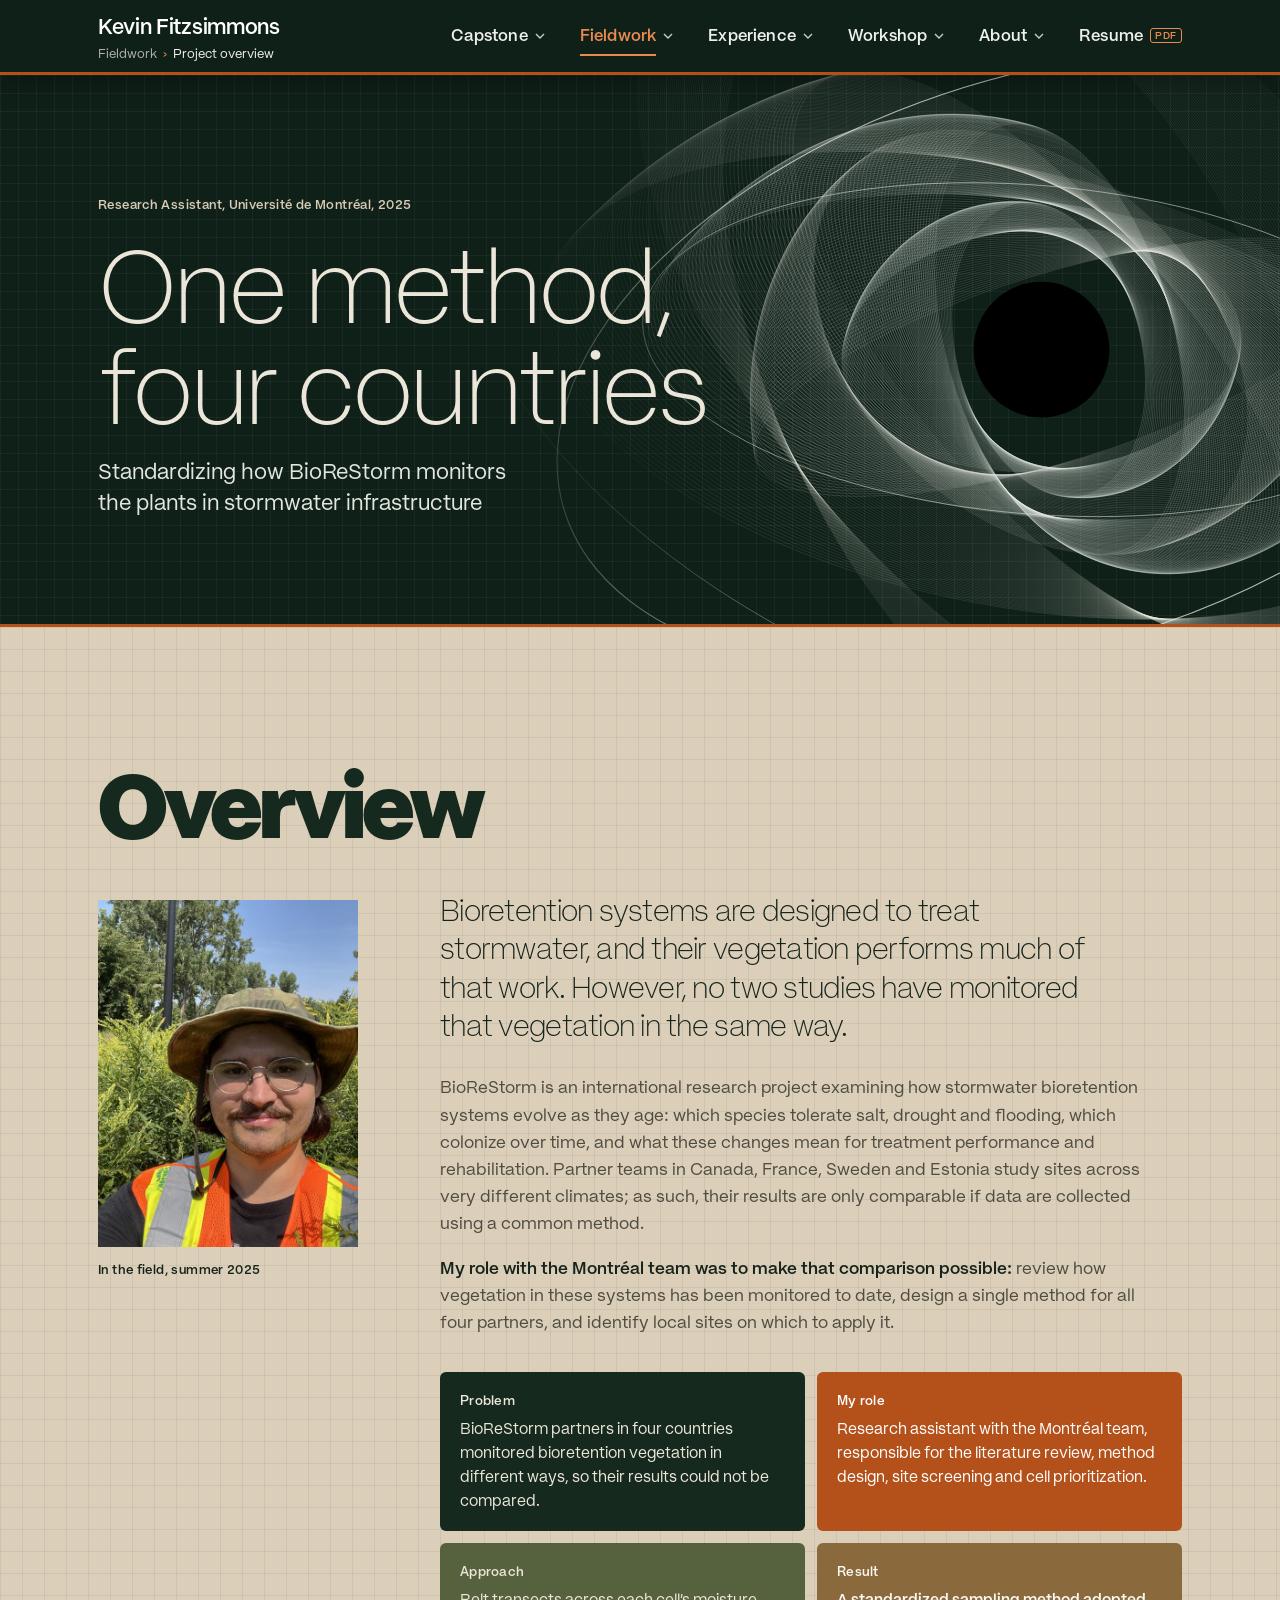
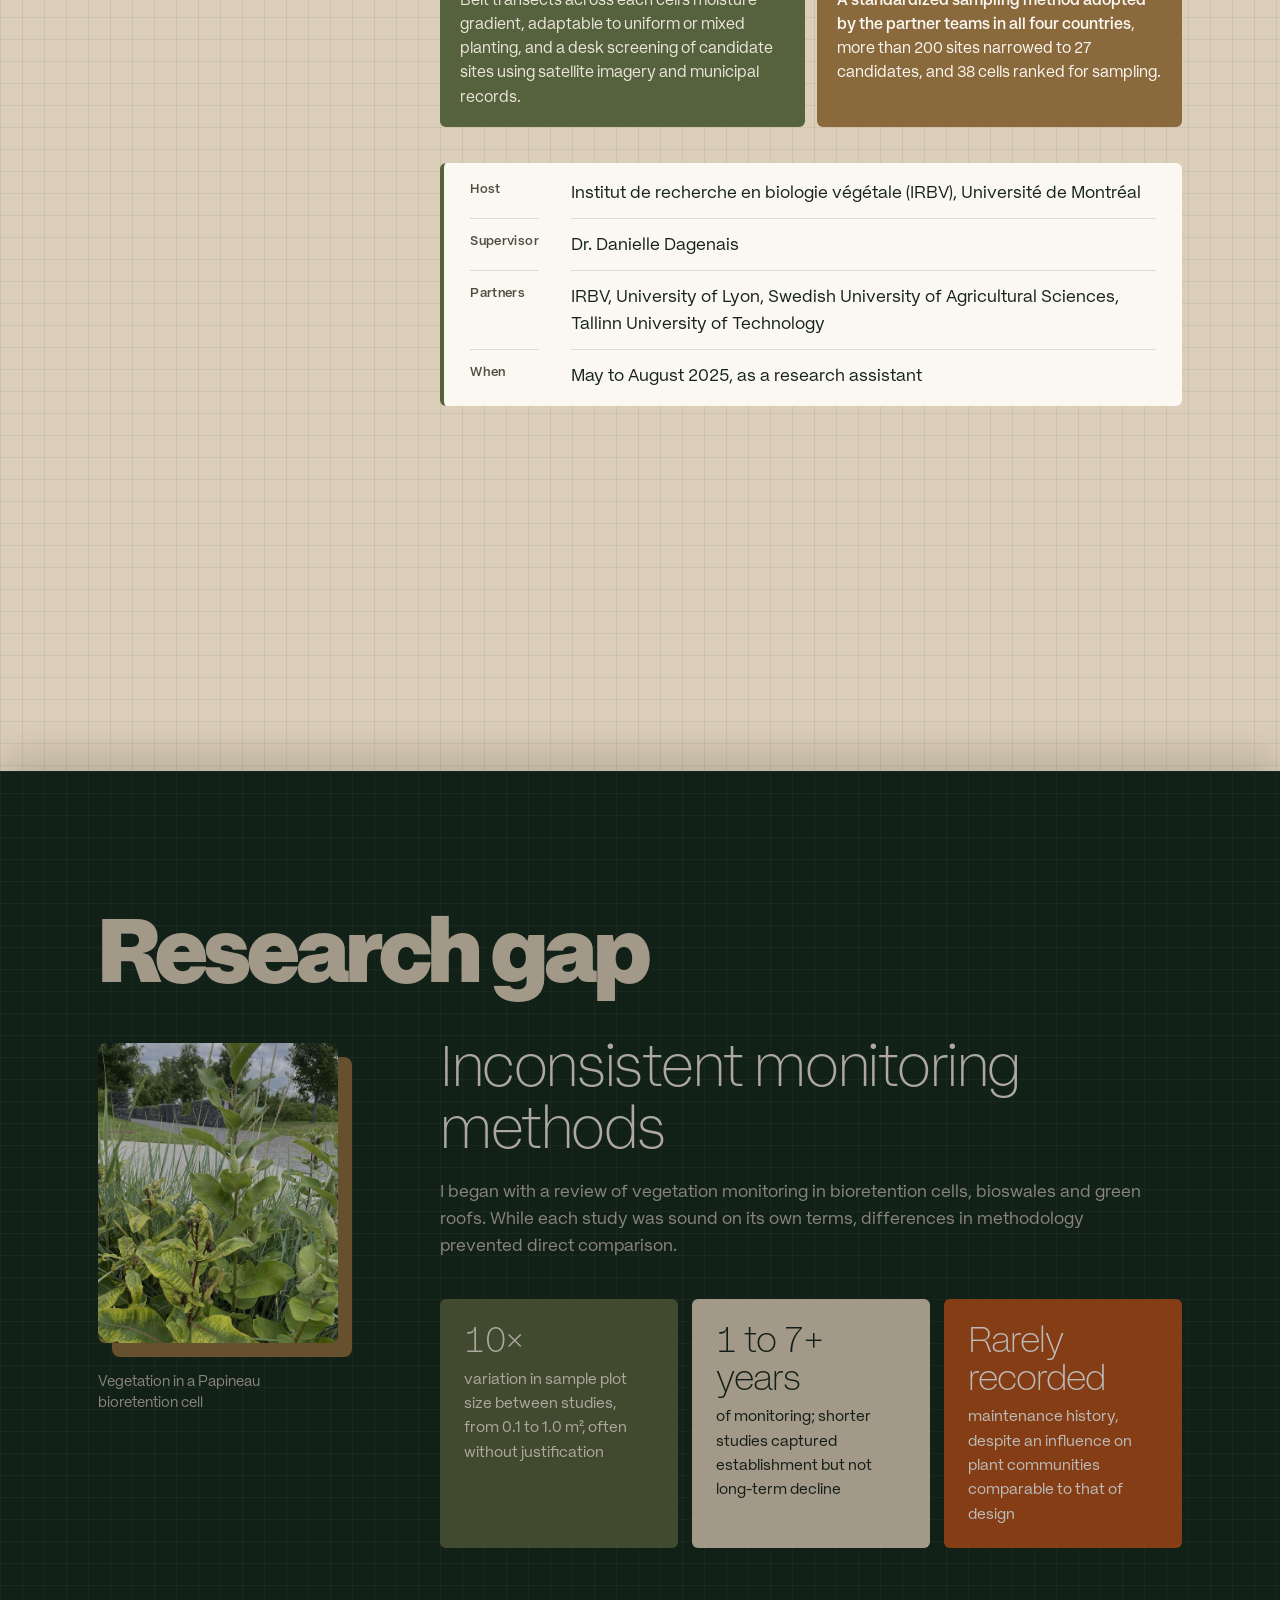
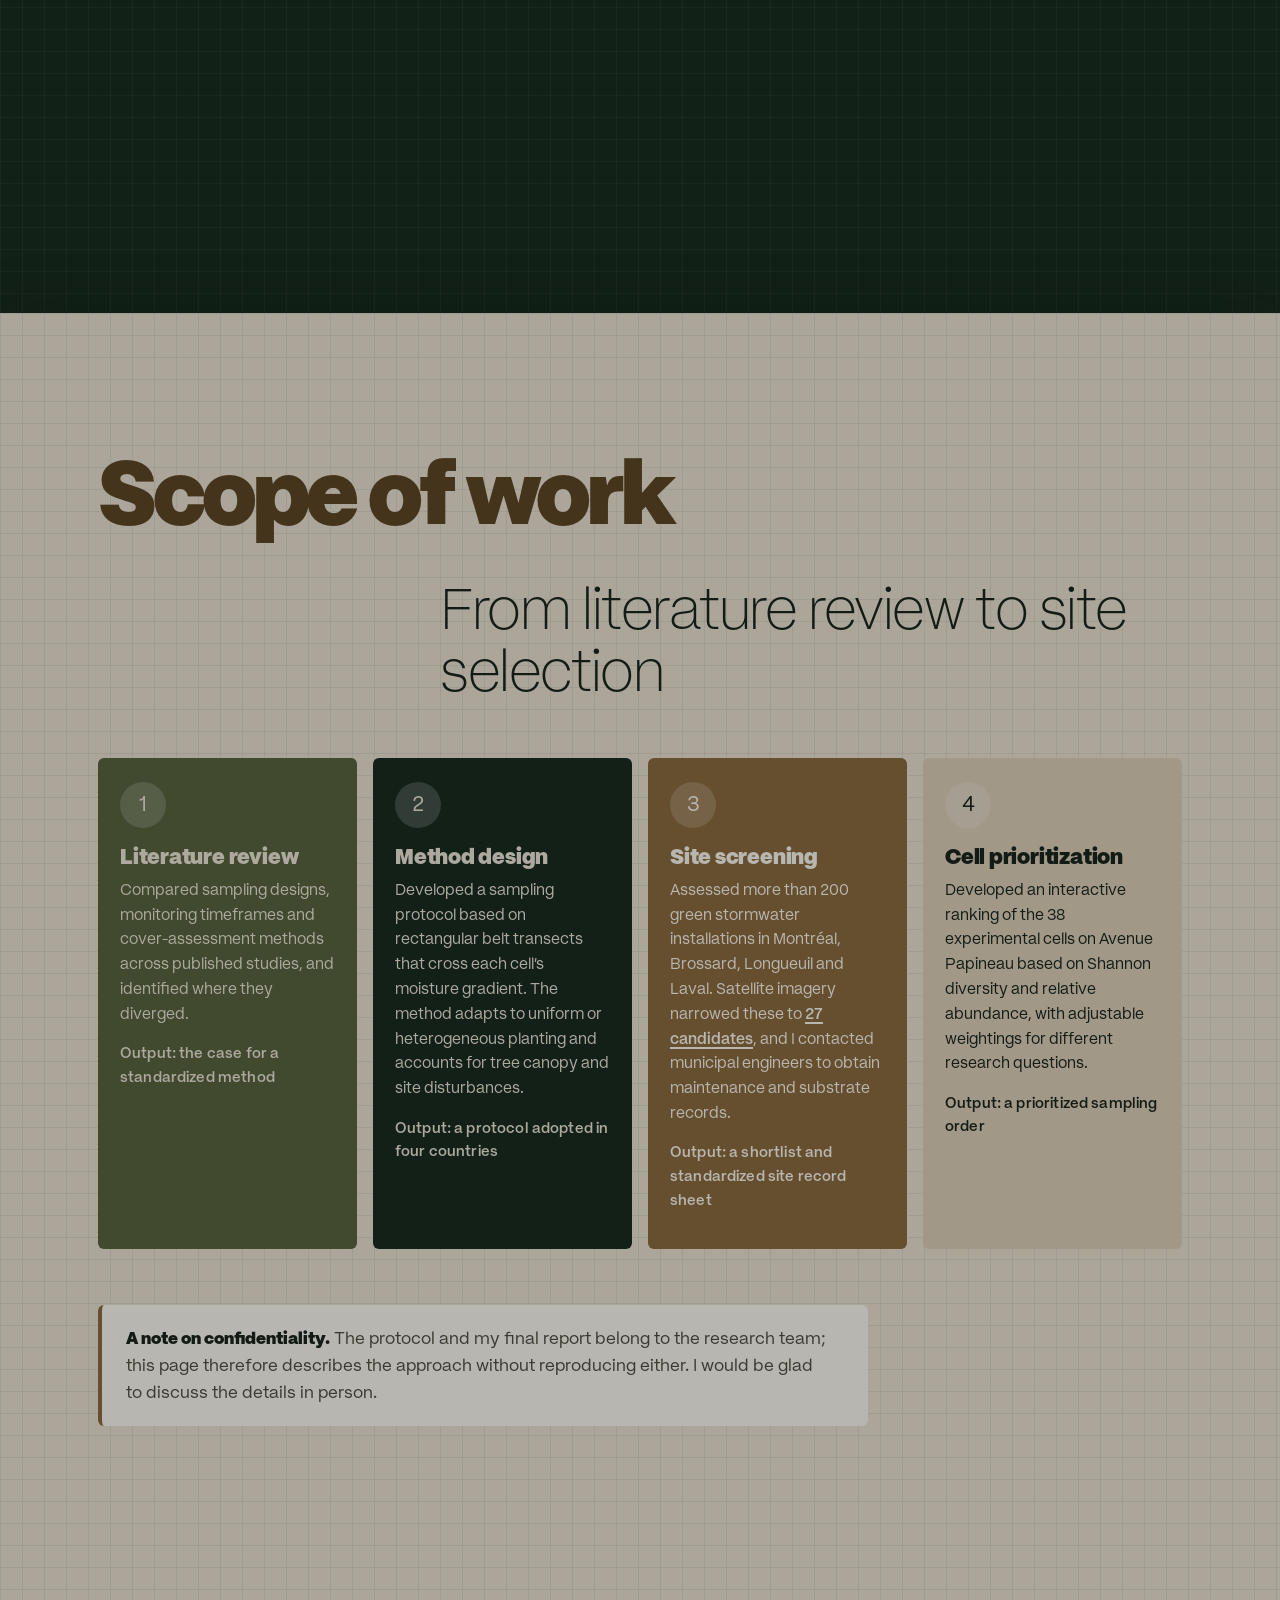
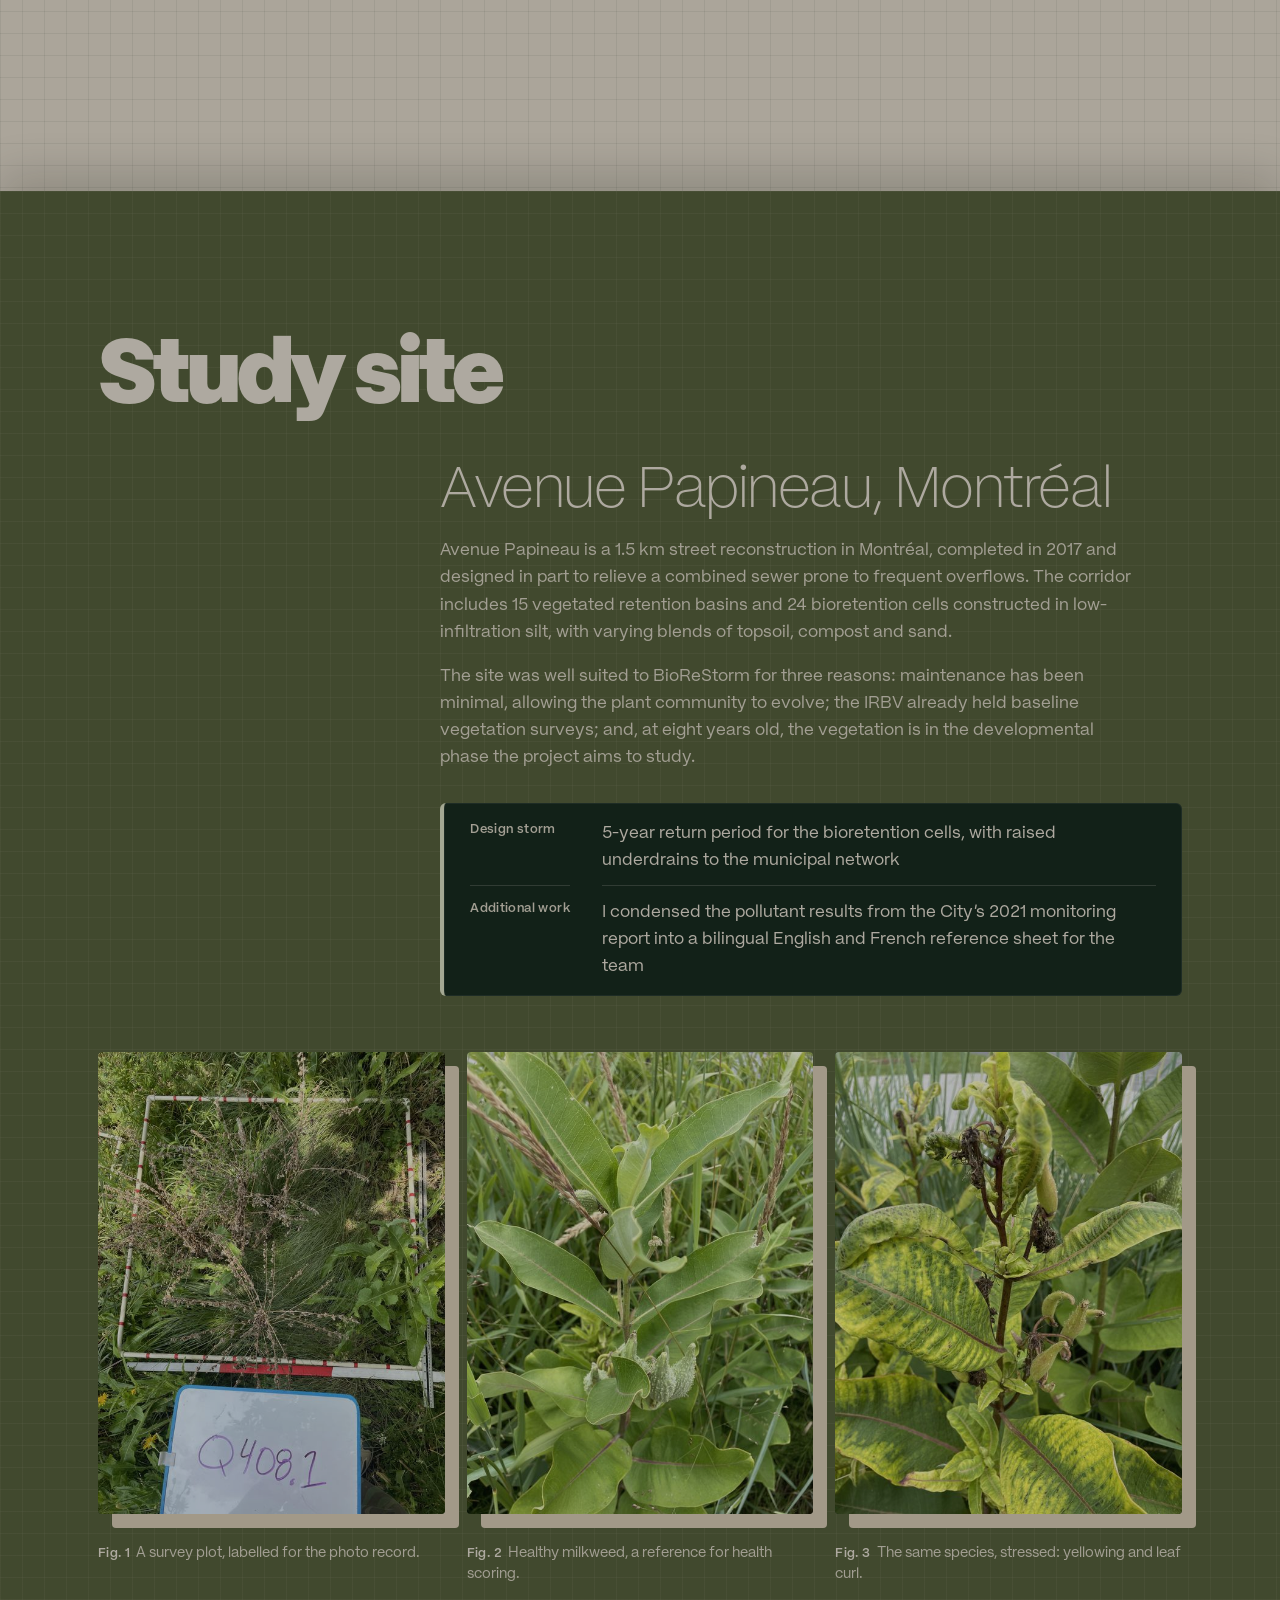
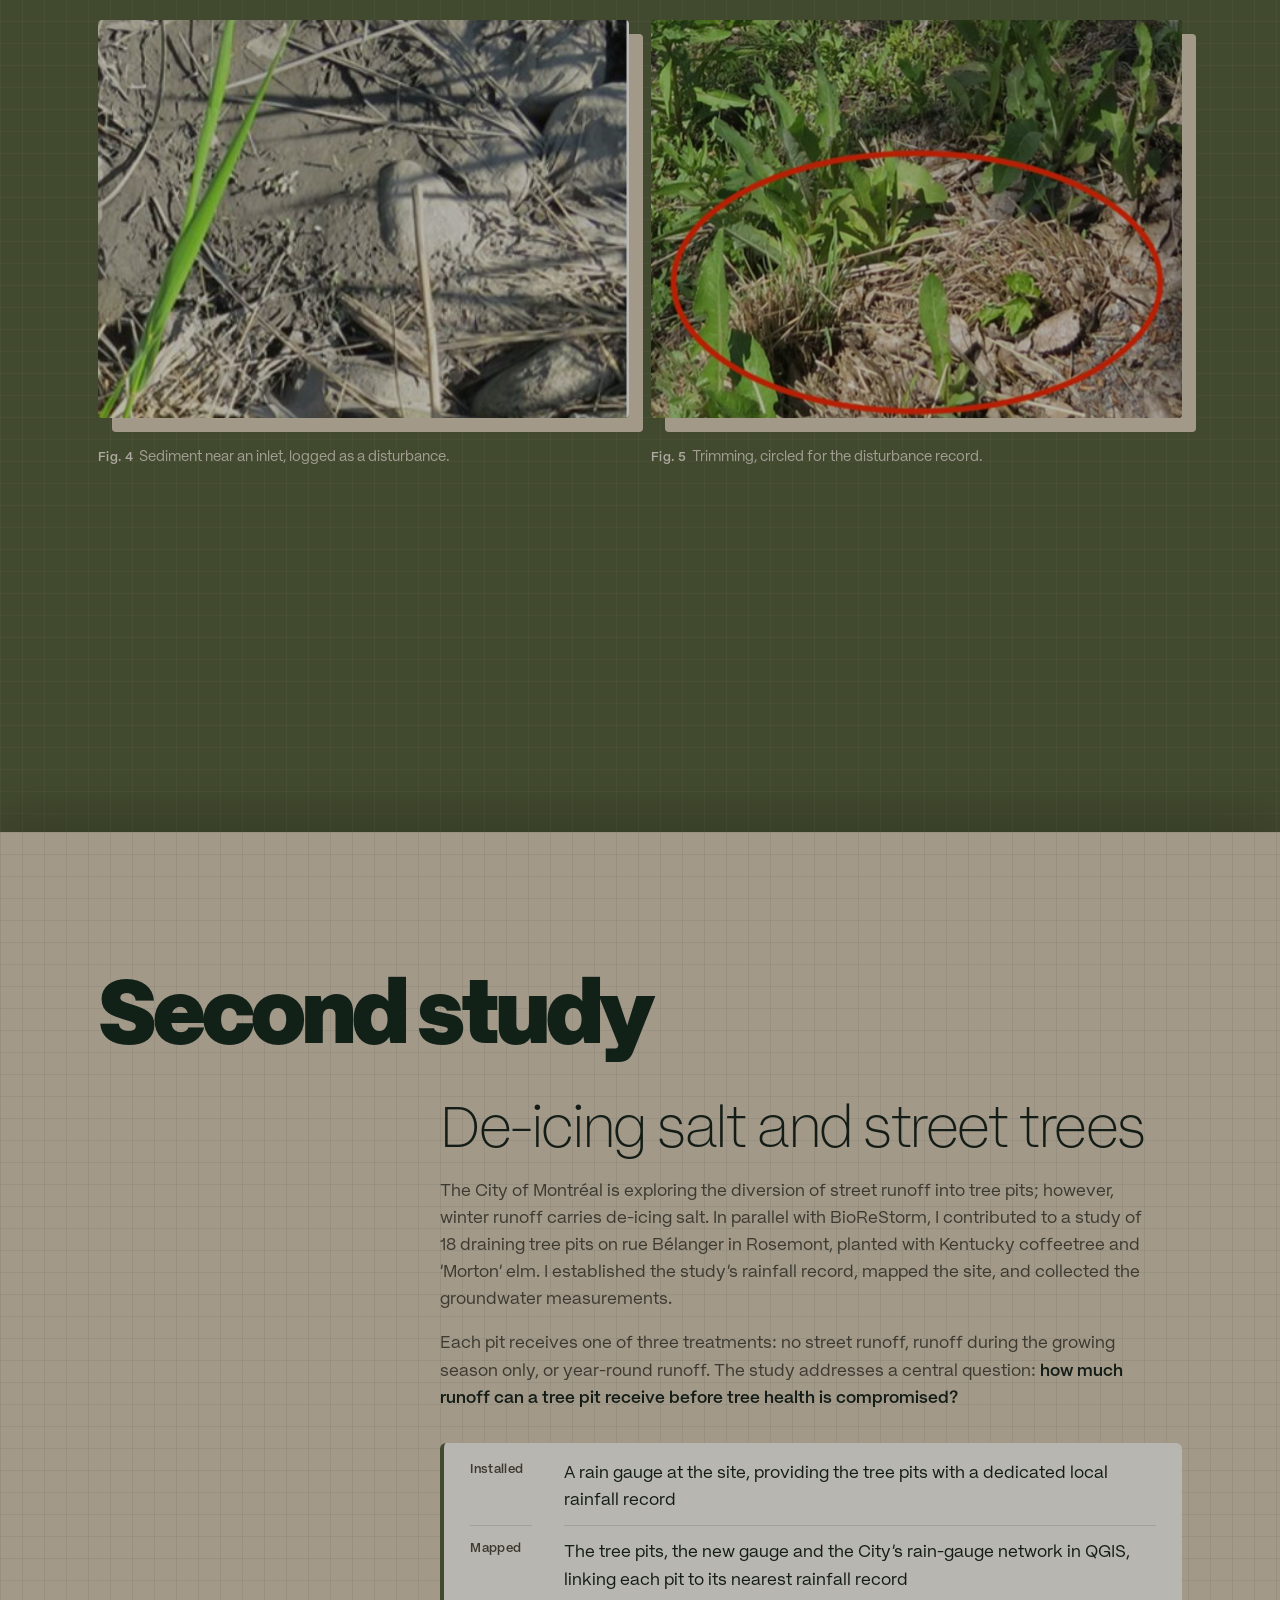
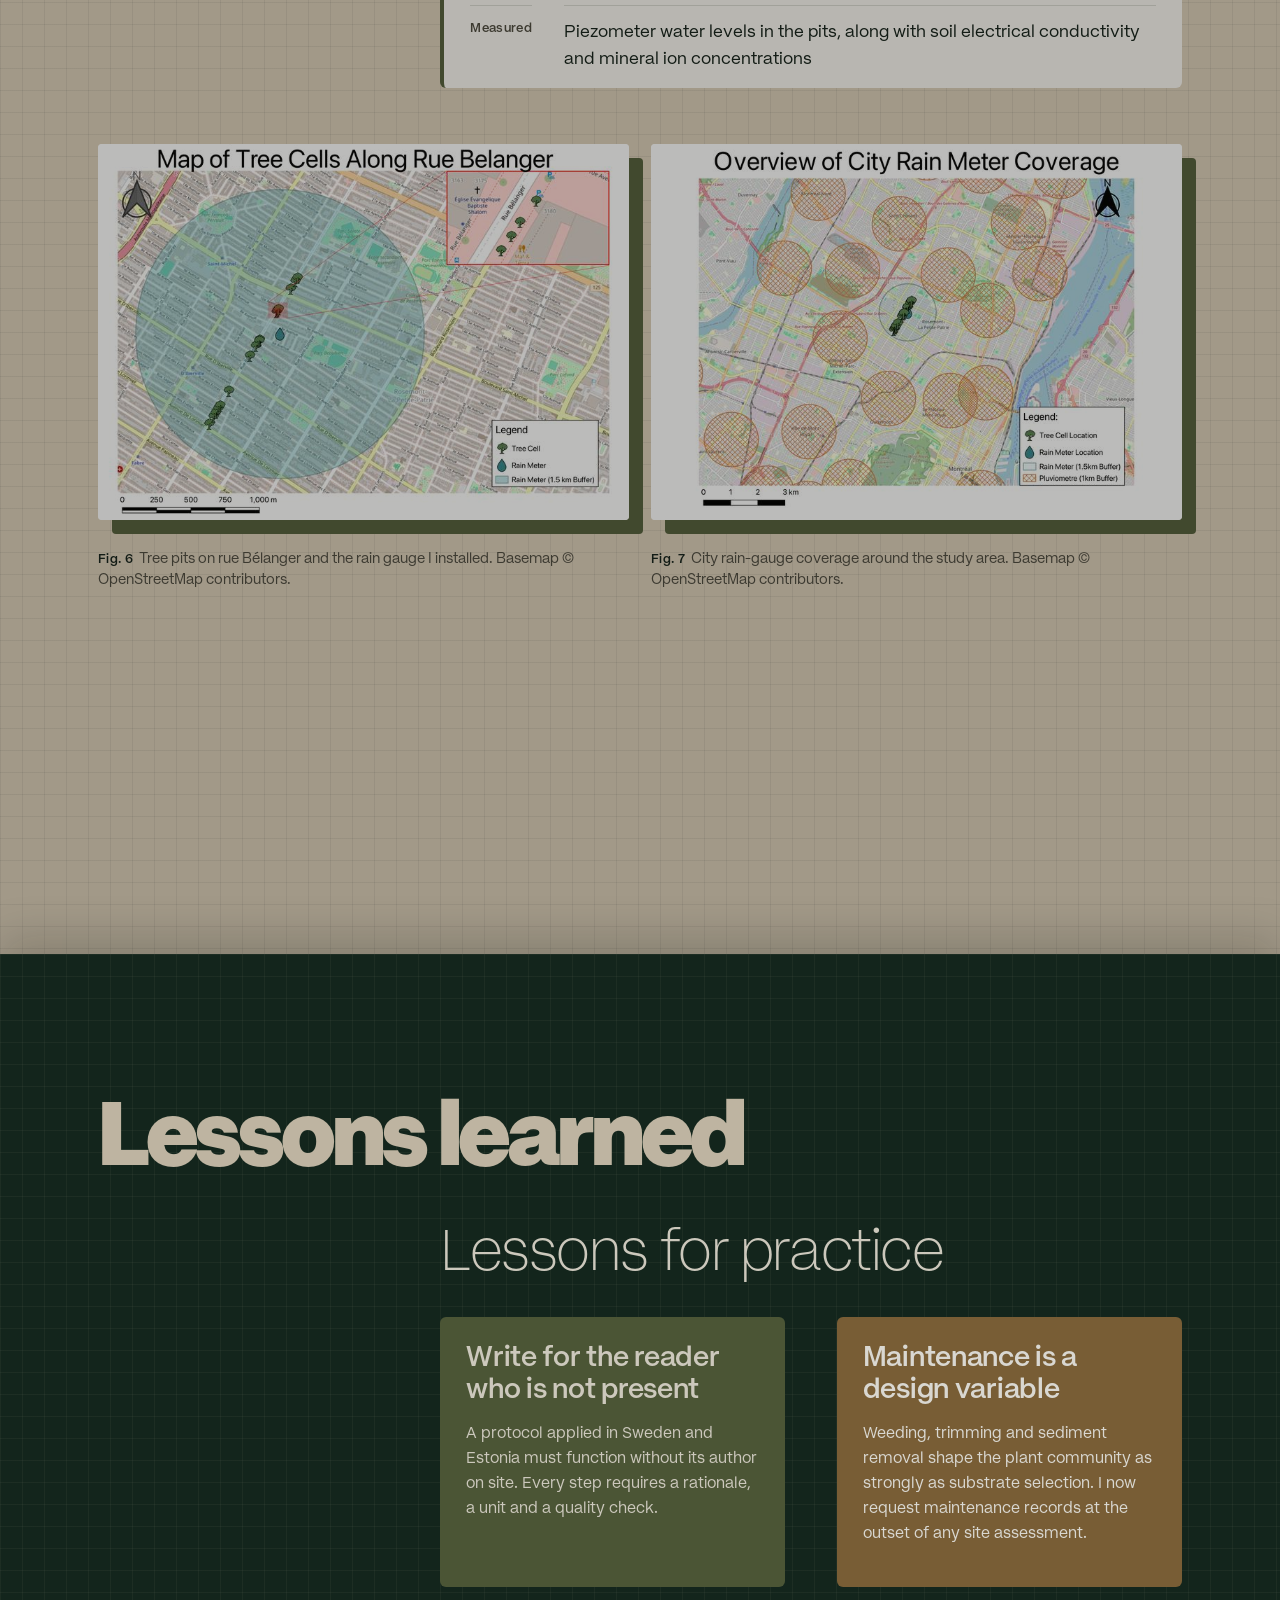
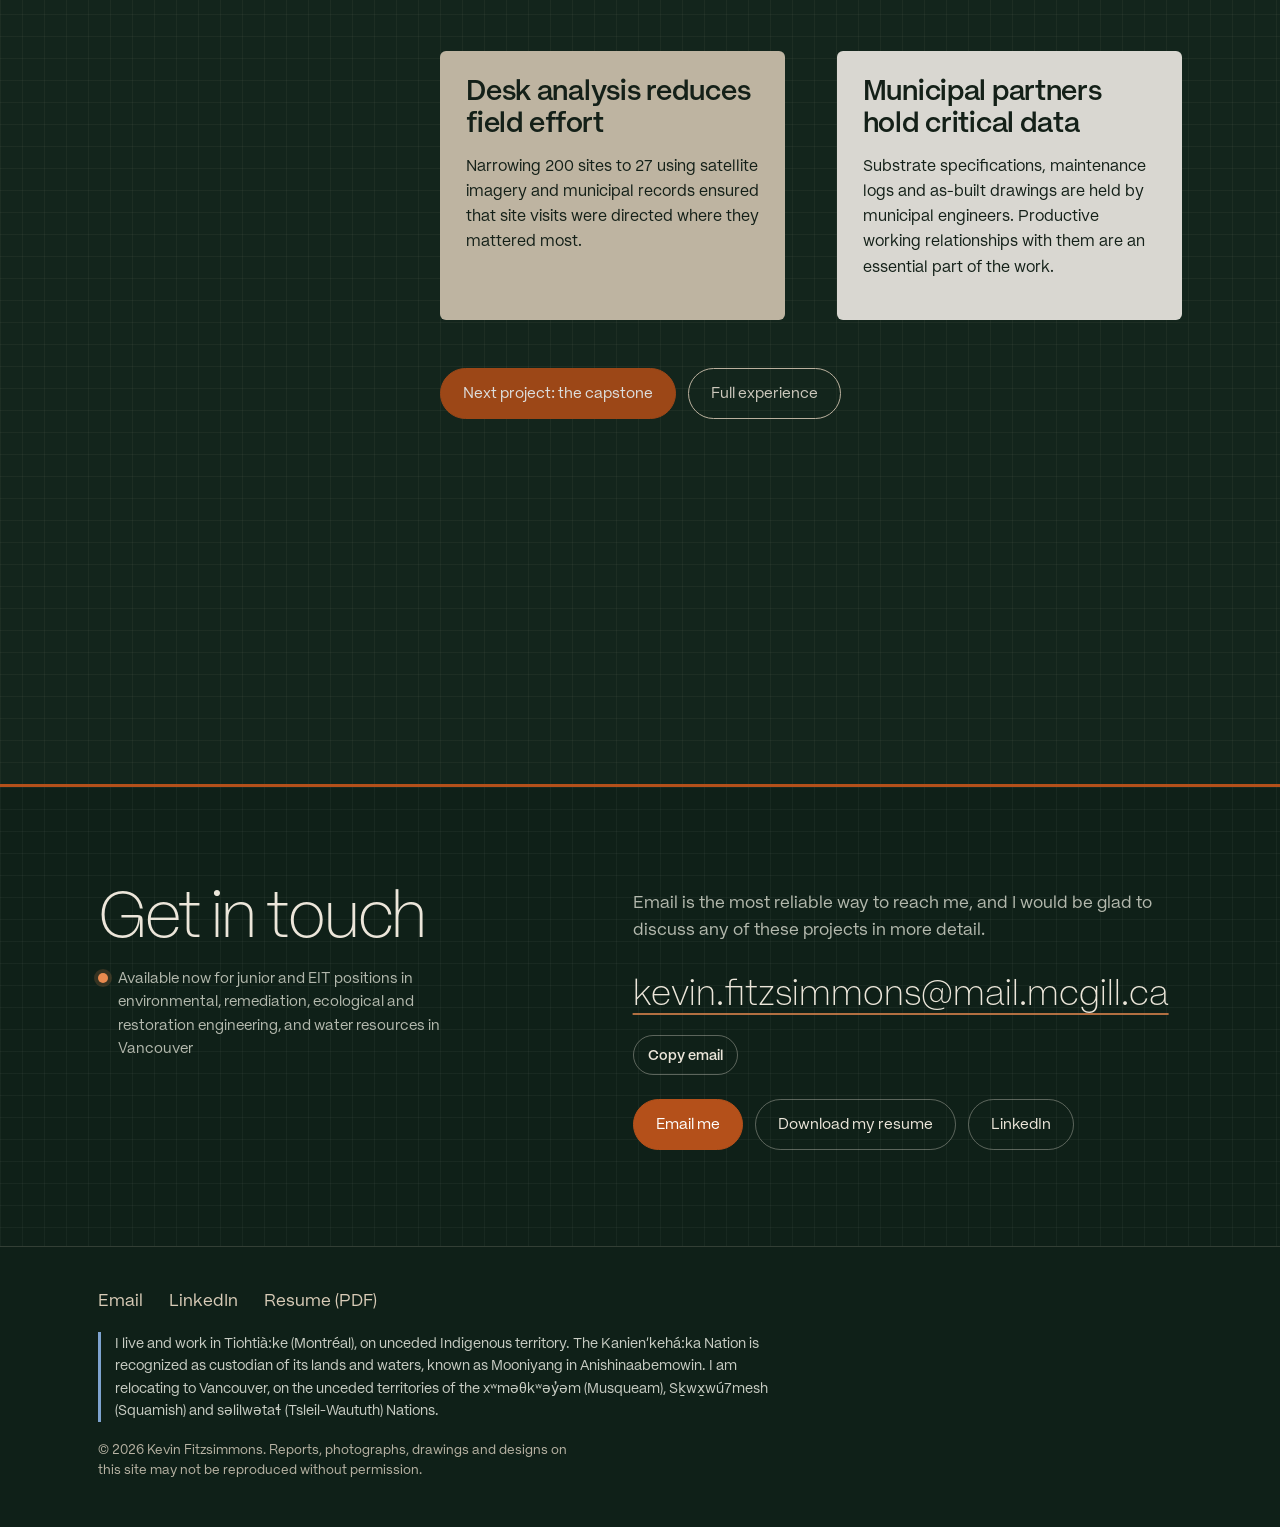
<file: fieldwork.html>
<!DOCTYPE html>
<html lang="en">
<head>
<meta charset="UTF-8">
<meta name="viewport" content="width=device-width, initial-scale=1">
<title>Fieldwork: BioReStorm research assistant, Kevin Fitzsimmons</title>
<meta name="description" content="Research assistant position at the Université de Montréal's IRBV: a standardized vegetation monitoring method for stormwater bioretention, adopted by partners in Canada, Sweden, Estonia and France.">
<meta name="theme-color" content="#1b1f19">
<link rel="icon" type="image/svg+xml" href="favicon.svg">
<meta property="og:title" content="Fieldwork: BioReStorm research assistant, Kevin Fitzsimmons">
<meta property="og:description" content="Research assistant position at the Université de Montréal's IRBV: a standardized vegetation monitoring method for stormwater bioretention, adopted by partners in Canada, Sweden, Estonia and France.">
<meta property="og:type" content="website">
<meta property="og:image" content="https://demslath.github.io/Kevin-Fitzsimmons_Engineering-Portfolio/images/web/field_quadrat.jpg">
<meta name="twitter:card" content="summary_large_image">
<link rel="preload" href="fonts/mori-400.woff2" as="font" type="font/woff2" crossorigin>
<link rel="preload" href="fonts/mori-600.woff2" as="font" type="font/woff2" crossorigin>
<link rel="stylesheet" href="style.css?v=20261123a">
</head>
<body>
<a class="skip" href="#main">Skip to content</a>
<header class="nav">
  <div class="nav-inner">
    <div class="nav-brand"><a class="nav-name" href="index.html">Kevin Fitzsimmons</a><p class="nav-crumb" hidden></p></div>
    <button class="nav-burger" type="button" aria-expanded="false" aria-controls="site-menu"><span class="nav-burger-lines" aria-hidden="true"></span>Menu</button>
    <nav class="nav-links" id="site-menu" aria-label="Main">
      <div class="nav-item"><a class="nav-top" href="capstone.html">Capstone</a><button class="nav-toggle" type="button" aria-expanded="false" aria-controls="menu-capstone" aria-label="Show Capstone sections"><svg viewBox="0 0 10 6" aria-hidden="true"><path d="M1 1l4 4 4-4" fill="none" stroke="currentColor" stroke-width="1.4"/></svg></button><ul class="nav-menu" id="menu-capstone"><li><a href="capstone.html#main">Project overview</a></li><li><a href="capstone.html#train-h">System design</a></li><li><a href="capstone.html#pbr-h">Photobioreactor prototype</a></li><li><a href="capstone.html#res-h">Experimental results</a></li><li><a href="capstone.html#rep-h">Technical reports</a></li><li><a href="capstone-photos.html">Photo gallery</a></li></ul></div>
      <div class="nav-item"><a class="nav-top" href="fieldwork.html" aria-current="page">Fieldwork</a><button class="nav-toggle" type="button" aria-expanded="false" aria-controls="menu-fieldwork" aria-label="Show Fieldwork sections"><svg viewBox="0 0 10 6" aria-hidden="true"><path d="M1 1l4 4 4-4" fill="none" stroke="currentColor" stroke-width="1.4"/></svg></button><ul class="nav-menu" id="menu-fieldwork"><li><a href="fieldwork.html#main">Project overview</a></li><li><a href="fieldwork.html#gap-h">Research gap</a></li><li><a href="fieldwork.html#did-h">Scope of work</a></li><li><a href="fieldwork.html#pap-h">Study site: Avenue Papineau</a></li><li><a href="fieldwork.html#salt-h">De-icing salt and street trees</a></li><li><a href="fieldwork.html#take-h">Lessons learned</a></li></ul></div>
      <div class="nav-item"><a class="nav-top" href="experience.html">Experience</a><button class="nav-toggle" type="button" aria-expanded="false" aria-controls="menu-experience" aria-label="Show Experience sections"><svg viewBox="0 0 10 6" aria-hidden="true"><path d="M1 1l4 4 4-4" fill="none" stroke="currentColor" stroke-width="1.4"/></svg></button><ul class="nav-menu" id="menu-experience"><li><a href="experience.html#tl-h">Career timeline</a></li><li><a href="experience.html#eng-h">Education and research</a></li><li><a href="experience.html#kit-h">Culinary career</a></li><li><a href="experience.html#edu-h">Key coursework</a></li><li><a href="experience.html#cp-h">Course design projects</a></li><li><a href="experience.html#sk-h">Technical skills</a></li><li><a href="experience.html#cr-h">Awards and credentials</a></li></ul></div>
      <div class="nav-item"><a class="nav-top" href="printing.html">Workshop</a><button class="nav-toggle" type="button" aria-expanded="false" aria-controls="menu-printing" aria-label="Show Workshop sections"><svg viewBox="0 0 10 6" aria-hidden="true"><path d="M1 1l4 4 4-4" fill="none" stroke="currentColor" stroke-width="1.4"/></svg></button><ul class="nav-menu" id="menu-printing"><li><a href="printing.html#tape">Tape dispenser (made to order)</a></li><li><a href="printing.html#heat-press">Heat-set insert press</a></li><li><a href="printing.html#markers">Magnetic marker holders</a></li><li><a href="printing.html#gridfinity">Gridfinity storage system</a></li></ul></div>
      <div class="nav-item"><a class="nav-top" href="contact.html">About</a><button class="nav-toggle" type="button" aria-expanded="false" aria-controls="menu-contact" aria-label="Show About sections"><svg viewBox="0 0 10 6" aria-hidden="true"><path d="M1 1l4 4 4-4" fill="none" stroke="currentColor" stroke-width="1.4"/></svg></button><ul class="nav-menu" id="menu-contact"><li><a href="contact.html#main">Background</a></li><li><a href="contact.html#off-h">Personal interests</a></li><li><a href="contact.html#want-h">Career objectives</a></li><li><a href="contact.html#contact">Contact information</a></li></ul></div>
      <div class="nav-item"><a class="nav-top" href="documents/KDF_Resume.pdf" target="_blank" rel="noopener">Resume <span class="nav-pdf">PDF</span></a></div>
    </nav>
  </div>
</header>
<div class="masthead">
  <canvas data-cover data-eye-x="0.7" data-eye-y="0.5" data-scale="0.9" data-density="0.7" aria-hidden="true"></canvas>
  <div class="masthead-inner">
    <span class="sc">Research Assistant, Université de Montréal, 2025</span>
    <h1>One method, four countries</h1>
    <p class="sub">Standardizing how BioReStorm monitors the plants in stormwater infrastructure</p>
    
  </div>
</div>

<main id="main">
  <section class="section has-word">
    <div class="panel-eq" data-eq="1" aria-hidden="true"><i></i><i></i></div><div class="panel-shade" aria-hidden="true"></div>
    <p class="panel-word" aria-hidden="true">Overview</p>
    <div class="page split">
      <div class="split-head">
        <span class="sc">Overview</span>
        <figure class="field-portrait">
          <img src="images/thumb/field_selfie.jpg" alt="Kevin in a bucket hat and high-visibility vest, standing in tall goldenrod" width="570" height="760">
          <figcaption class="sc">In the field, summer 2025</figcaption>
        </figure>
      </div>
      <div>
        <p class="lead">Bioretention systems are designed to treat stormwater, and their vegetation performs much of that work. However, no two studies have monitored that vegetation in the same way.</p>
        <p class="muted" style="margin-top:24px">BioReStorm is an international research project examining how stormwater bioretention systems evolve as they age: which species tolerate salt, drought and flooding, which colonize over time, and what these changes mean for treatment performance and rehabilitation. Partner teams in Canada, France, Sweden and Estonia study sites across very different climates; as such, their results are only comparable if data are collected using a common method.</p>
        <p class="muted"><strong>My role with the Montréal team was to make that comparison possible:</strong> review how vegetation in these systems has been monitored to date, design a single method for all four partners, and identify local sites on which to apply it.</p>
        <dl class="brief"><div><dt>Problem</dt><dd>BioReStorm partners in four countries monitored bioretention vegetation in different ways, so their results could not be compared.</dd></div><div><dt>My role</dt><dd>Research assistant with the Montréal team, responsible for the literature review, method design, site screening and cell prioritization.</dd></div><div><dt>Approach</dt><dd>Belt transects across each cell’s moisture gradient, adaptable to uniform or mixed planting, and a desk screening of candidate sites using satellite imagery and municipal records.</dd></div><div><dt>Result</dt><dd><strong>A standardized sampling method adopted by the partner teams in all four countries</strong>, more than 200 sites narrowed to 27 candidates, and 38 cells ranked for sampling.</dd></div></dl>
        <dl class="facts" style="margin-top:36px">
          <dt>Host</dt><dd>Institut de recherche en biologie végétale (IRBV), Université de Montréal</dd>
          <dt>Supervisor</dt><dd>Dr. Danielle Dagenais</dd>
          <dt>Partners</dt><dd>IRBV, University of Lyon, Swedish University of Agricultural Sciences, Tallinn University of Technology</dd>
          <dt>When</dt><dd>May to August 2025, as a research assistant</dd>
        </dl>
      </div>
    </div>
  </section>

  <section class="section has-word" aria-labelledby="gap-h">
    <div class="panel-eq" data-eq="2" aria-hidden="true"><i></i><i></i></div><div class="panel-shade" aria-hidden="true"></div>
    <p class="panel-word" aria-hidden="true">Research gap</p>
    <div class="page split">
      <div class="split-head"><span class="sc">Research gap</span>
        <figure class="side-img"><img src="images/thumb/field_milkweed_site.jpg" alt="Milkweed growing in a Papineau bioretention cell" loading="lazy"><figcaption>Vegetation in a Papineau bioretention cell</figcaption></figure></div>
      <div>
        <h2 id="gap-h">Inconsistent monitoring methods</h2>
        <p class="muted" style="margin-top:18px">I began with a review of vegetation monitoring in bioretention cells, bioswales and green roofs. While each study was sound on its own terms, differences in methodology prevented direct comparison.</p>
        <ul class="readings">
          <li><strong>10×</strong><span>variation in sample plot size between studies, from 0.1 to 1.0&nbsp;m², often without justification</span></li>
          <li><strong>1 to 7+ years</strong><span>of monitoring; shorter studies captured establishment but not long-term decline</span></li>
          <li><strong>Rarely recorded</strong><span>maintenance history, despite an influence on plant communities comparable to that of design</span></li>
        </ul>
      </div>
    </div>
  </section>

  <section class="section has-word" aria-labelledby="did-h">
    <div class="panel-eq" data-eq="3" aria-hidden="true"><i></i><i></i></div><div class="panel-shade" aria-hidden="true"></div>
    <p class="panel-word" aria-hidden="true">Scope of work</p>
    <div class="page">
      <div class="split" style="margin-bottom:56px">
        <div class="split-head"><span class="sc">Scope of work</span></div>
        <h2 id="did-h">From literature review to site selection</h2>
      </div>
      <ol class="train">
        <li>
          <h3>Literature review</h3>
          <p>Compared sampling designs, monitoring timeframes and cover-assessment methods across published studies, and identified where they diverged.</p>
          <p class="out">Output: the case for a standardized method</p>
        </li>
        <li>
          <h3>Method design</h3>
          <p>Developed a sampling protocol based on rectangular belt transects that cross each cell’s moisture gradient. The method adapts to uniform or heterogeneous planting and accounts for tree canopy and site disturbances.</p>
          <p class="out">Output: a protocol adopted in four countries</p>
        </li>
        <li>
          <h3>Site screening</h3>
          <p>Assessed more than 200 green stormwater installations in Montréal, Brossard, Longueuil and Laval. Satellite imagery narrowed these to <span class="hl">27 candidates</span>, and I contacted municipal engineers to obtain maintenance and substrate records.</p>
          <p class="out">Output: a shortlist and standardized site record sheet</p>
        </li>
        <li>
          <h3>Cell prioritization</h3>
          <p>Developed an interactive ranking of the 38 experimental cells on Avenue Papineau based on Shannon diversity and relative abundance, with adjustable weightings for different research questions.</p>
          <p class="out">Output: a prioritized sampling order</p>
        </li>
      </ol>
      <div class="note" style="margin-top:56px">
        <p><span class="italic">A note on confidentiality.</span> The protocol and my final report belong to the research team; this page therefore describes the approach without reproducing either. I would be glad to discuss the details in person.</p>
      </div>
    </div>
  </section>

  <section class="section has-word" aria-labelledby="pap-h">
    <div class="panel-eq" data-eq="4" aria-hidden="true"><i></i><i></i></div><div class="panel-shade" aria-hidden="true"></div>
    <p class="panel-word" aria-hidden="true">Study site</p>
    <div class="page">
      <div class="split">
        <div class="split-head"><span class="sc">Study site</span></div>
        <div>
          <h2 id="pap-h">Avenue Papineau, Montréal</h2>
          <p class="muted" style="margin-top:18px">Avenue Papineau is a 1.5&nbsp;km street reconstruction in Montréal, completed in 2017 and designed in part to relieve a combined sewer prone to frequent overflows. The corridor includes 15 vegetated retention basins and 24 bioretention cells constructed in low-infiltration silt, with varying blends of topsoil, compost and sand.</p>
          <p class="muted">The site was well suited to BioReStorm for three reasons: maintenance has been minimal, allowing the plant community to evolve; the IRBV already held baseline vegetation surveys; and, at eight years old, the vegetation is in the developmental phase the project aims to study.</p>
          <dl class="facts" style="margin-top:32px">
            <dt>Design storm</dt><dd>5-year return period for the bioretention cells, with raised underdrains to the municipal network</dd>
            <dt>Additional work</dt><dd>I condensed the pollutant results from the City’s 2021 monitoring report into a bilingual English and French reference sheet for the team</dd>
          </dl>
        </div>
      </div>

      <div class="figs" data-lightbox>
        <figure class="fig w4"><button data-full="images/web/field_quadrat.jpg" data-caption="A survey plot in a Papineau cell, labelled on a whiteboard for the photo record" aria-label="View larger: Survey quadrat frame laid over mixed grasses and forbs, with a whiteboard reading Q408.1"><div class="ph" style="aspect-ratio:3/4"><img src="images/thumb/field_quadrat.jpg" alt="Survey quadrat frame laid over mixed grasses and forbs, with a whiteboard reading Q408.1" loading="lazy"></div></button>
          <figcaption><b>Fig. 1</b>A survey plot, labelled for the photo record.</figcaption></figure>
        <figure class="fig w4"><button data-full="images/web/field_milkweed_healthy.jpg" data-caption="Healthy milkweed, recorded as a reference for plant-health scoring" aria-label="View larger: Healthy milkweed plant in a bioretention cell"><div class="ph" style="aspect-ratio:3/4"><img src="images/thumb/field_milkweed_healthy.jpg" alt="Healthy milkweed plant in a bioretention cell" loading="lazy"></div></button>
          <figcaption><b>Fig. 2</b>Healthy milkweed, a reference for health scoring.</figcaption></figure>
        <figure class="fig w4"><button data-full="images/web/field_milkweed_diseased.jpg" data-caption="The same species showing yellowing, spotting and leaf curl" aria-label="View larger: Milkweed with yellowed, spotted and curled leaves"><div class="ph" style="aspect-ratio:3/4"><img src="images/thumb/field_milkweed_diseased.jpg" alt="Milkweed with yellowed, spotted and curled leaves" loading="lazy"></div></button>
          <figcaption><b>Fig. 3</b>The same species, stressed: yellowing and leaf curl.</figcaption></figure>
        <figure class="fig w6"><button data-full="images/web/field_sediment.jpg" data-caption="Sediment build-up near an inlet, logged as a disturbance" aria-label="View larger: Sediment deposit with stones and a single grass blade near a cell inlet"><div class="ph" style="aspect-ratio:4/3"><img src="images/thumb/field_sediment.jpg" alt="Sediment deposit with stones and a single grass blade near a cell inlet" loading="lazy"></div></button>
          <figcaption><b>Fig. 4</b>Sediment near an inlet, logged as a disturbance.</figcaption></figure>
        <figure class="fig w6"><button data-full="images/web/field_trimming.jpg" data-caption="Trimmed vegetation circled for the disturbance record" aria-label="View larger: Patch of cut vegetation circled in red within a planted cell"><div class="ph" style="aspect-ratio:4/3"><img src="images/thumb/field_trimming.jpg" alt="Patch of cut vegetation circled in red within a planted cell" loading="lazy"></div></button>
          <figcaption><b>Fig. 5</b>Trimming, circled for the disturbance record.</figcaption></figure>
      </div>
    </div>
  </section>

  <section class="section has-word" id="salt" aria-labelledby="salt-h">
    <div class="panel-eq" data-eq="5" aria-hidden="true"><i></i><i></i></div><div class="panel-shade" aria-hidden="true"></div>
    <p class="panel-word" aria-hidden="true">Second study</p>
    <div class="page">
      <div class="split">
        <div class="split-head"><span class="sc">Second study</span></div>
        <div>
          <h2 id="salt-h">De-icing salt and street trees</h2>
          <p class="muted" style="margin-top:18px">The City of Montréal is exploring the diversion of street runoff into tree pits; however, winter runoff carries de-icing salt. In parallel with BioReStorm, I contributed to a study of 18 draining tree pits on rue Bélanger in Rosemont, planted with Kentucky coffeetree and ‘Morton’ elm. I established the study’s rainfall record, mapped the site, and collected the groundwater measurements.</p>
          <p class="muted">Each pit receives one of three treatments: no street runoff, runoff during the growing season only, or year-round runoff. The study addresses a central question: <strong>how much runoff can a tree pit receive before tree health is compromised?</strong></p>
          <dl class="facts" style="margin-top:32px">
            <dt>Installed</dt><dd>A rain gauge at the site, providing the tree pits with a dedicated local rainfall record</dd>
            <dt>Mapped</dt><dd>The tree pits, the new gauge and the City’s rain-gauge network in QGIS, linking each pit to its nearest rainfall record</dd>
            <dt>Measured</dt><dd>Piezometer water levels in the pits, along with soil electrical conductivity and mineral ion concentrations</dd>
          </dl>
        </div>
      </div>
      <div class="figs" data-lightbox>
        <figure class="fig w6"><button data-full="images/web/map_belanger.jpg" data-caption="Tree pits along rue Bélanger and the rain gauge I installed, with its 1.5 km coverage buffer. Basemap © OpenStreetMap contributors" aria-label="View larger: Map of tree pits along rue Bélanger with a rain meter and its 1.5 km buffer"><div class="ph" style="aspect-ratio:1800/1273"><img src="images/thumb/map_belanger.jpg" alt="Map of tree pits along rue Bélanger with a rain meter and its 1.5 km buffer" loading="lazy"></div></button>
          <figcaption><b>Fig. 6</b>Tree pits on rue Bélanger and the rain gauge I installed. Basemap © OpenStreetMap contributors.</figcaption></figure>
        <figure class="fig w6"><button data-full="images/web/map_rain_gauges.jpg" data-caption="City rain-gauge coverage across the island. Basemap © OpenStreetMap contributors" aria-label="View larger: Map of Montreal rain meter coverage with tree cells and piezometers"><div class="ph" style="aspect-ratio:1800/1273"><img src="images/thumb/map_rain_gauges.jpg" alt="Map of Montreal rain meter coverage with tree cells and piezometers" loading="lazy"></div></button>
          <figcaption><b>Fig. 7</b>City rain-gauge coverage around the study area. Basemap © OpenStreetMap contributors.</figcaption></figure>
      </div>
    </div>
  </section>

  <section class="section has-word" aria-labelledby="take-h">
    <div class="panel-eq" data-eq="6" aria-hidden="true"><i></i><i></i></div><div class="panel-shade" aria-hidden="true"></div>
    <p class="panel-word" aria-hidden="true">Lessons learned</p>
    <div class="page split">
      <div class="split-head"><span class="sc">Lessons learned</span></div>
      <div>
        <h2 id="take-h">Lessons for practice</h2>
        <div class="pillars lessons" style="grid-template-columns:1fr 1fr;margin-top:36px">
          <article>
            <h3>Write for the reader who is not present</h3>
            <p>A protocol applied in Sweden and Estonia must function without its author on site. Every step requires a rationale, a unit and a quality check.</p>
          </article>
          <article>
            <h3>Maintenance is a design variable</h3>
            <p>Weeding, trimming and sediment removal shape the plant community as strongly as substrate selection. I now request maintenance records at the outset of any site assessment.</p>
          </article>
          <article>
            <h3>Desk analysis reduces field effort</h3>
            <p>Narrowing 200 sites to 27 using satellite imagery and municipal records ensured that site visits were directed where they mattered most.</p>
          </article>
          <article>
            <h3>Municipal partners hold critical data</h3>
            <p>Substrate specifications, maintenance logs and as-built drawings are held by municipal engineers. Productive working relationships with them are an essential part of the work.</p>
          </article>
        </div>
        <div class="btn-row" style="margin-top:48px">
          <a class="btn btn-solid" href="capstone.html">Next project: the capstone</a>
          <a class="btn" href="experience.html">Full experience</a>
        </div>
      </div>
    </div>
  </section>

  <section class="section cta-section" aria-labelledby="cta-h">
    <div class="panel-eq" data-eq="7" aria-hidden="true"><i></i><i></i></div><div class="panel-shade" aria-hidden="true"></div>
    <div class="page closer cta" id="contact">
      <p class="cta-status"><span class="dot" aria-hidden="true"></span>Available now for junior and EIT positions in environmental, remediation, ecological and restoration engineering, and water resources in Vancouver</p>
      <h2 id="cta-h">Get in touch</h2>
      <p class="muted cta-note">Email is the most reliable way to reach me, and I would be glad to discuss any of these projects in more detail.</p>
      <div class="cta-mail">
        <a class="mail link" href="mailto:kevin.fitzsimmons@mail.mcgill.ca">kevin.fitzsimmons@mail.mcgill.ca</a>
        <button class="copy-btn" type="button" data-copy="kevin.fitzsimmons@mail.mcgill.ca" aria-label="Copy email address">Copy email</button>
      </div>
      
      <div class="btn-row">
        <a class="btn btn-solid" href="mailto:kevin.fitzsimmons@mail.mcgill.ca">Email me</a>
        <a class="btn" href="documents/KDF_Resume.pdf" target="_blank" rel="noopener">Download my resume</a>
        <a class="btn" href="https://www.linkedin.com/in/kevin-fitzsimmons-325343297/" target="_blank" rel="noopener">LinkedIn</a>
      </div>
    </div>
  </section>

</main>
<footer class="footer">
  <div class="footer-inner">
    <div class="footer-links">
      <a href="mailto:kevin.fitzsimmons@mail.mcgill.ca">Email</a>
      <a href="https://www.linkedin.com/in/kevin-fitzsimmons-325343297/" target="_blank" rel="noopener">LinkedIn</a>
      <a href="documents/KDF_Resume.pdf" target="_blank" rel="noopener">Resume (PDF)</a>
    </div>
    <small class="land">I live and work in Tiohtià:ke (Montréal), on unceded Indigenous territory. The Kanien’kehá:ka Nation is recognized as custodian of its lands and waters, known as Mooniyang in Anishinaabemowin. I am relocating to Vancouver, on the unceded territories of the xʷməθkʷəy̓əm (Musqueam), Sḵwx̱wú7mesh (Squamish) and səlilwətaɬ (Tsleil-Waututh) Nations.</small>
    <small>© 2026 Kevin Fitzsimmons. Reports, photographs, drawings and designs on this site may not be reproduced without permission.</small>
  </div>
</footer>
<script src="nav.js?v=20261123a" defer></script>
<script src="cover.js?v=20261123a" defer></script>
<script src="gallery.js?v=20261123a" defer></script>
<script src="slides.js?v=20261123a" defer></script>
</body>
</html>
</file>
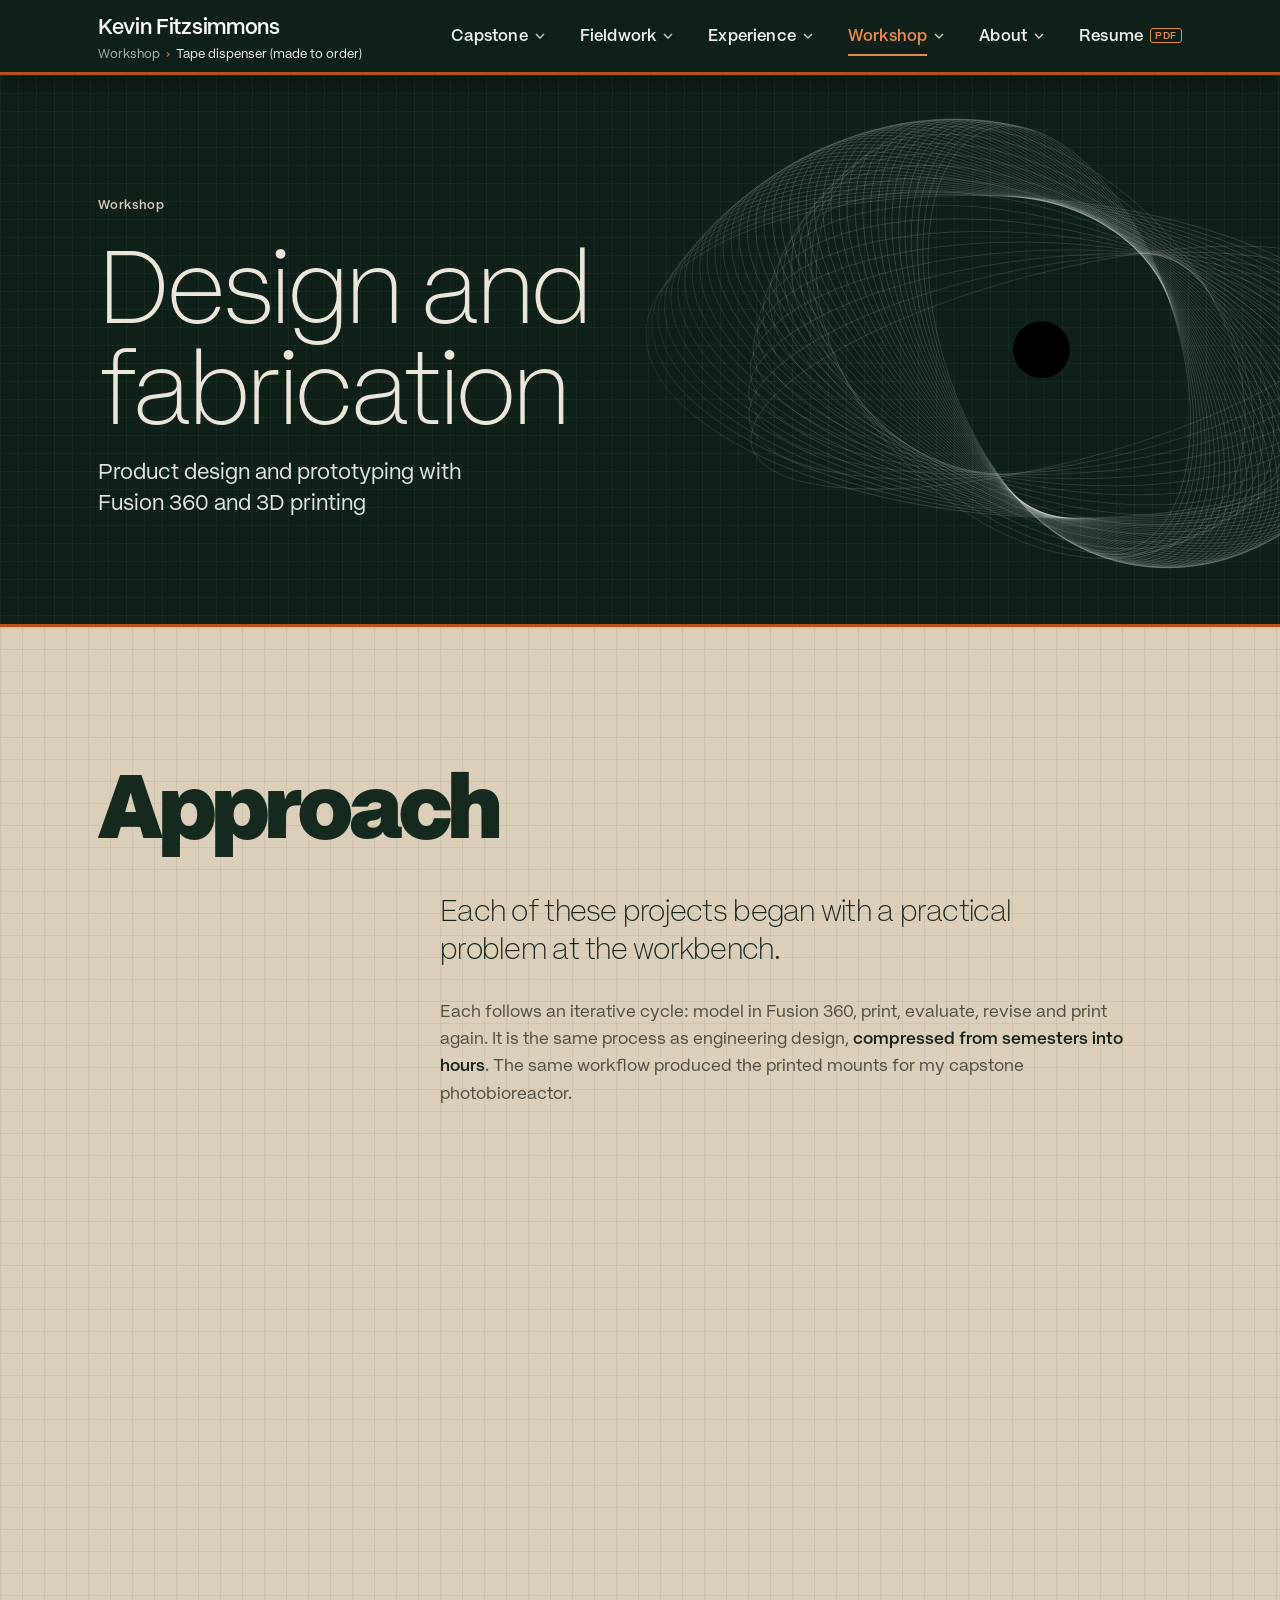
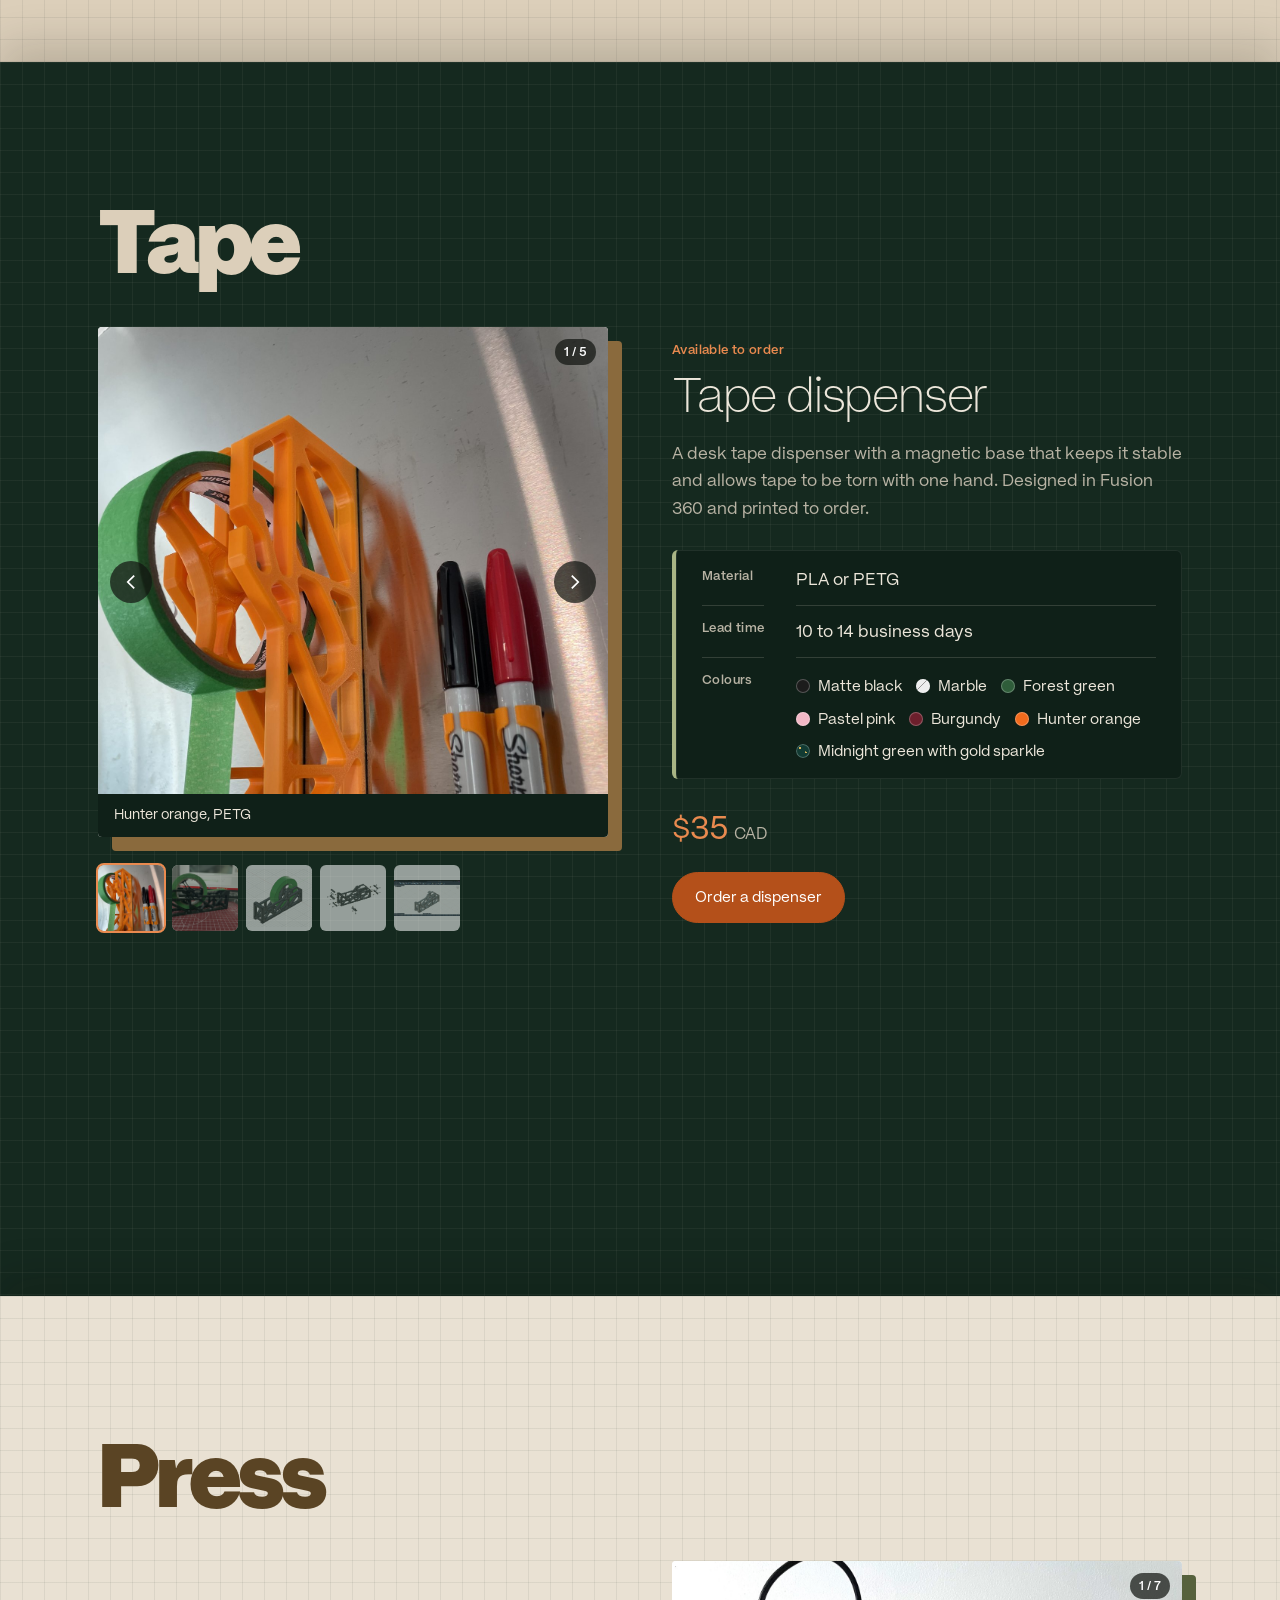
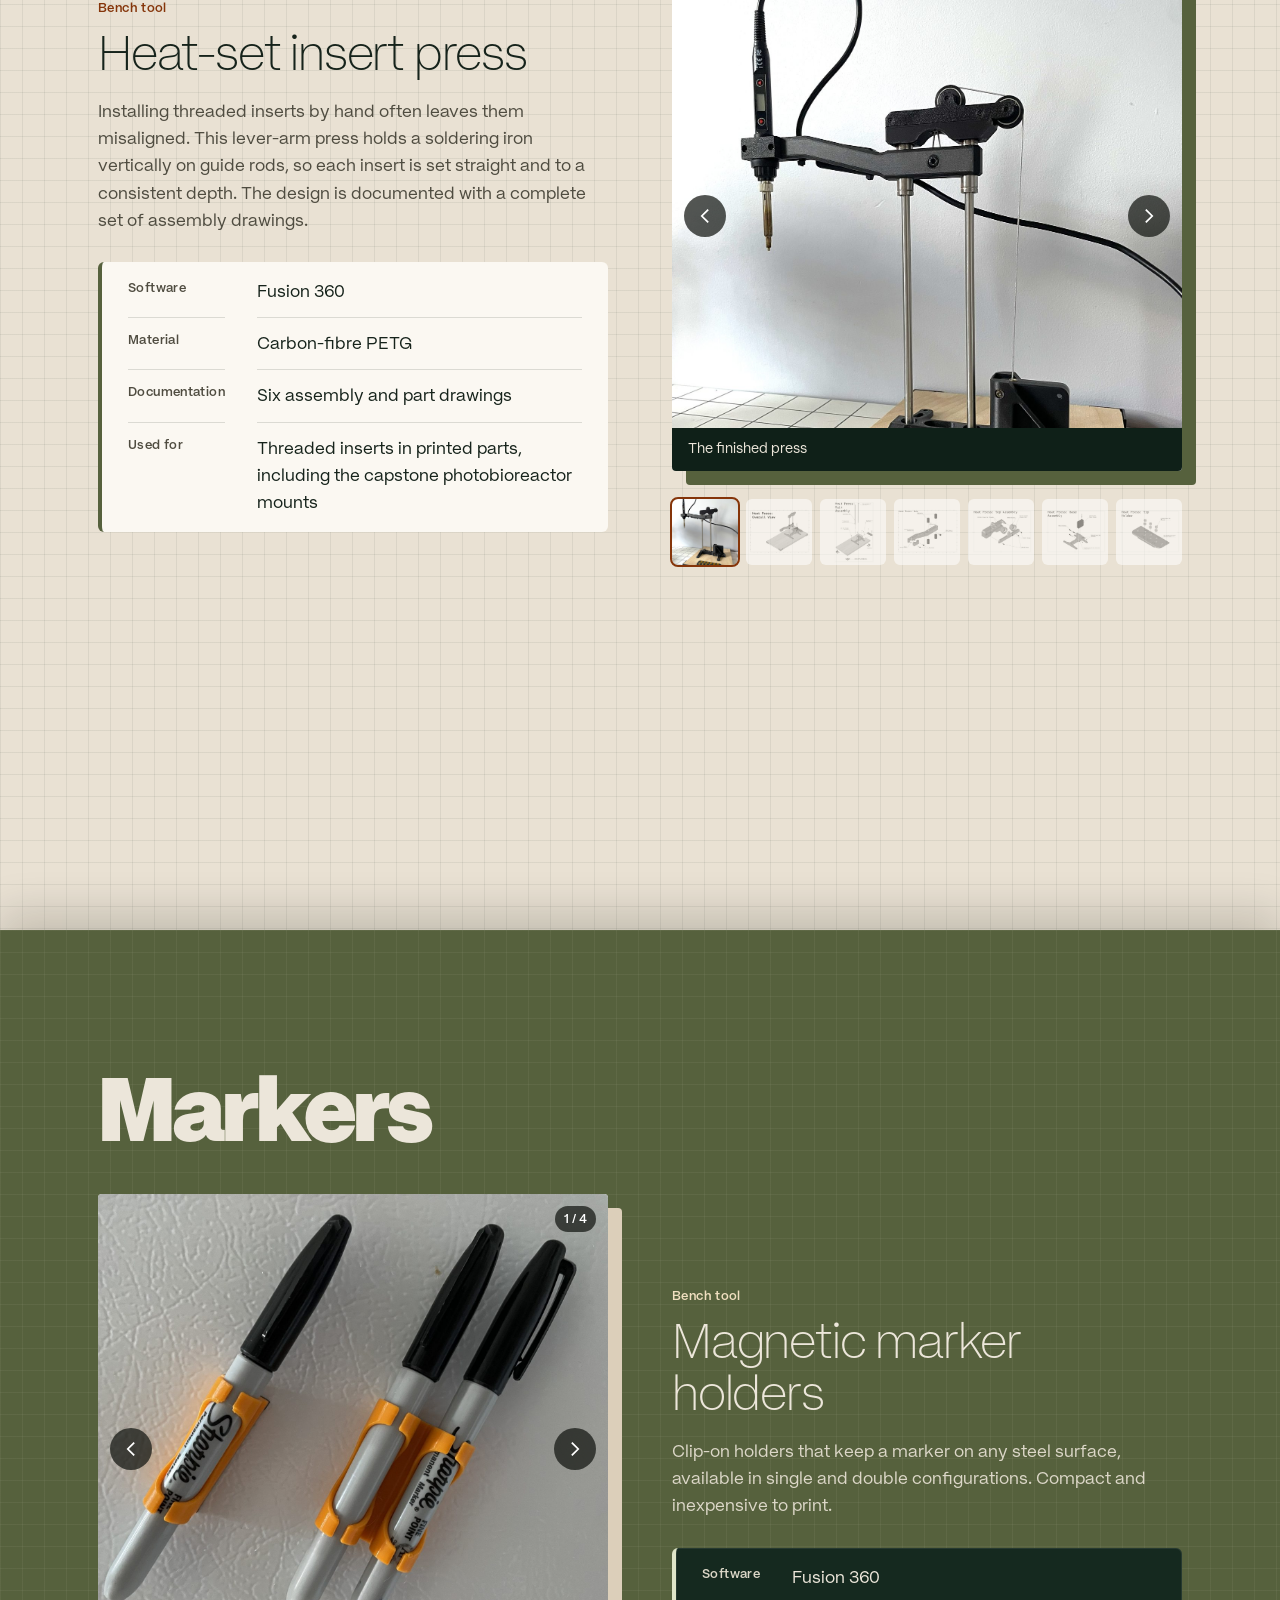
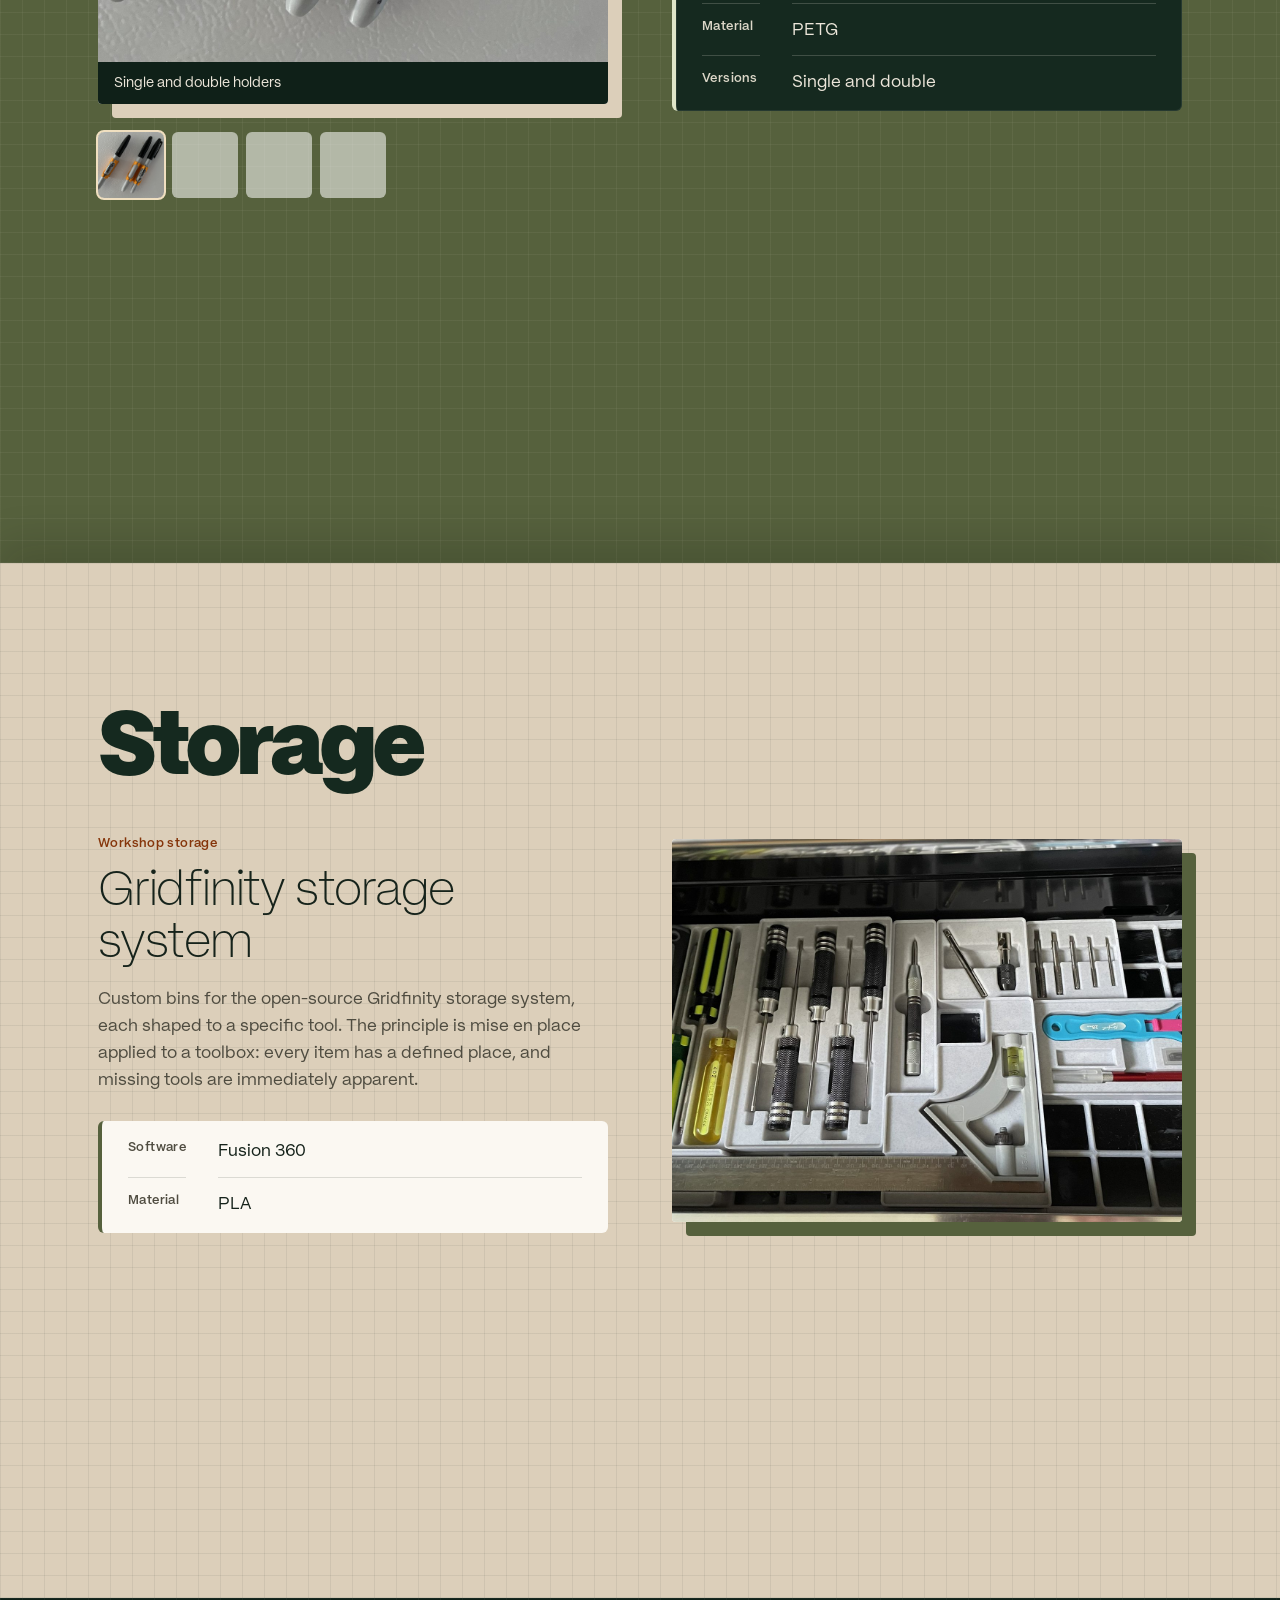
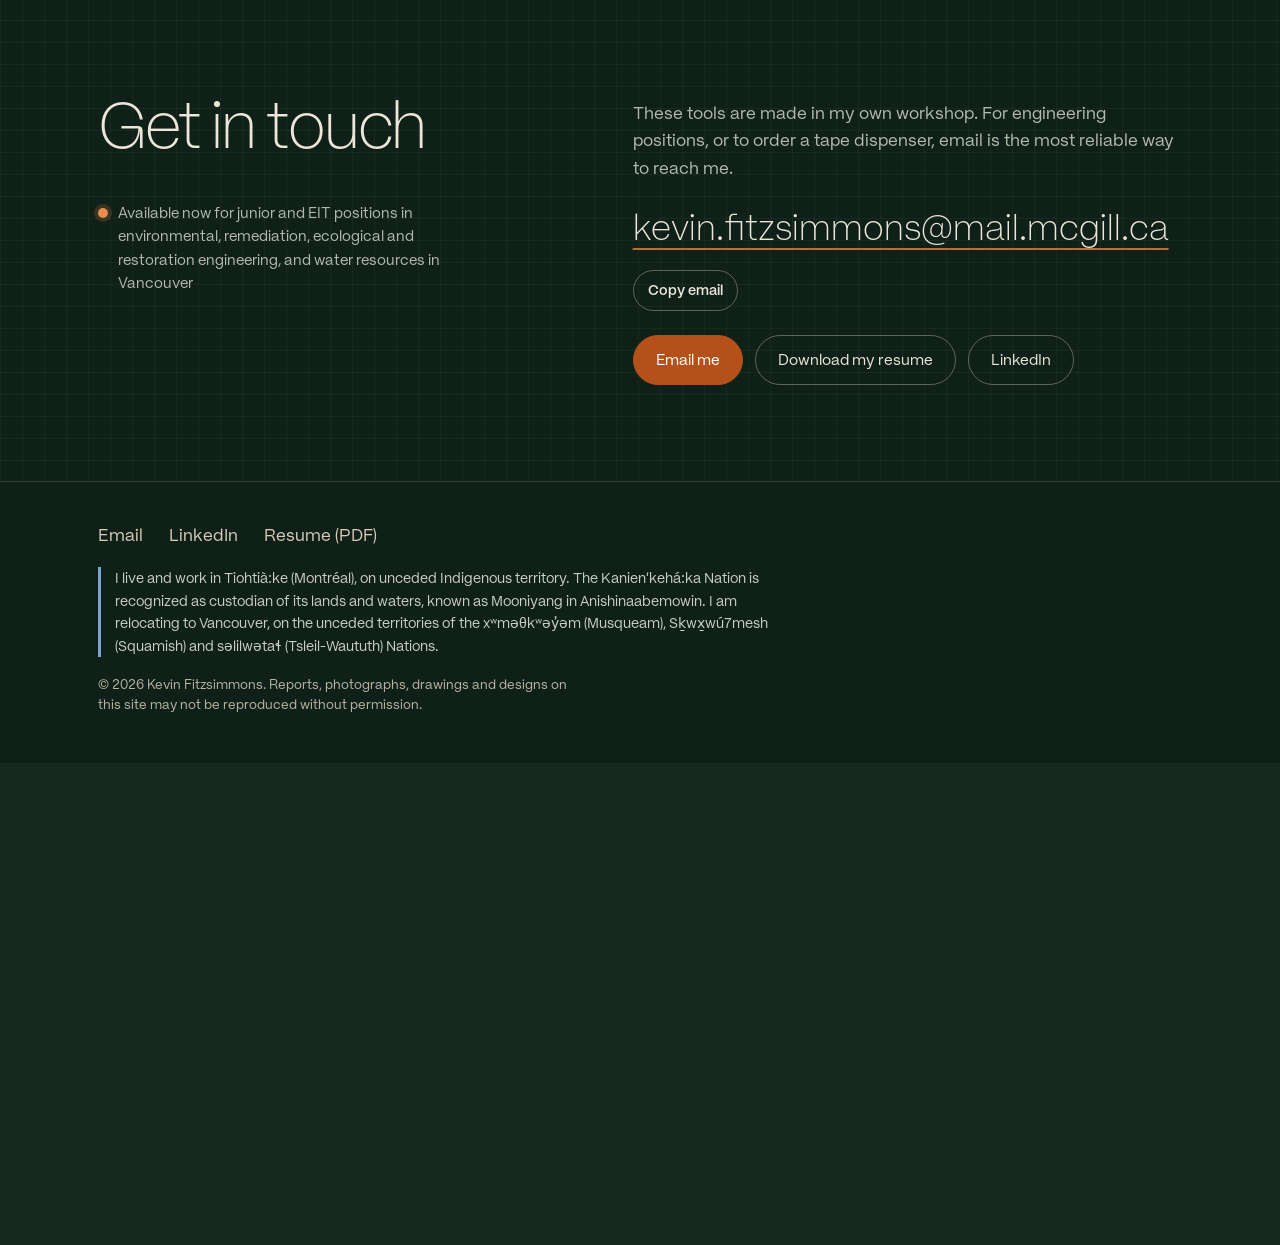
<file: heat-press-photos.html>
<!DOCTYPE html><html lang="en"><head><meta charset="UTF-8"><title>Moved</title>
<meta http-equiv="refresh" content="0; url=printing.html#heat-press"><link rel="canonical" href="printing.html#heat-press"></head>
<body><p>This page has moved to <a href="printing.html#heat-press">printing.html#heat-press</a>.</p></body></html>
</file>
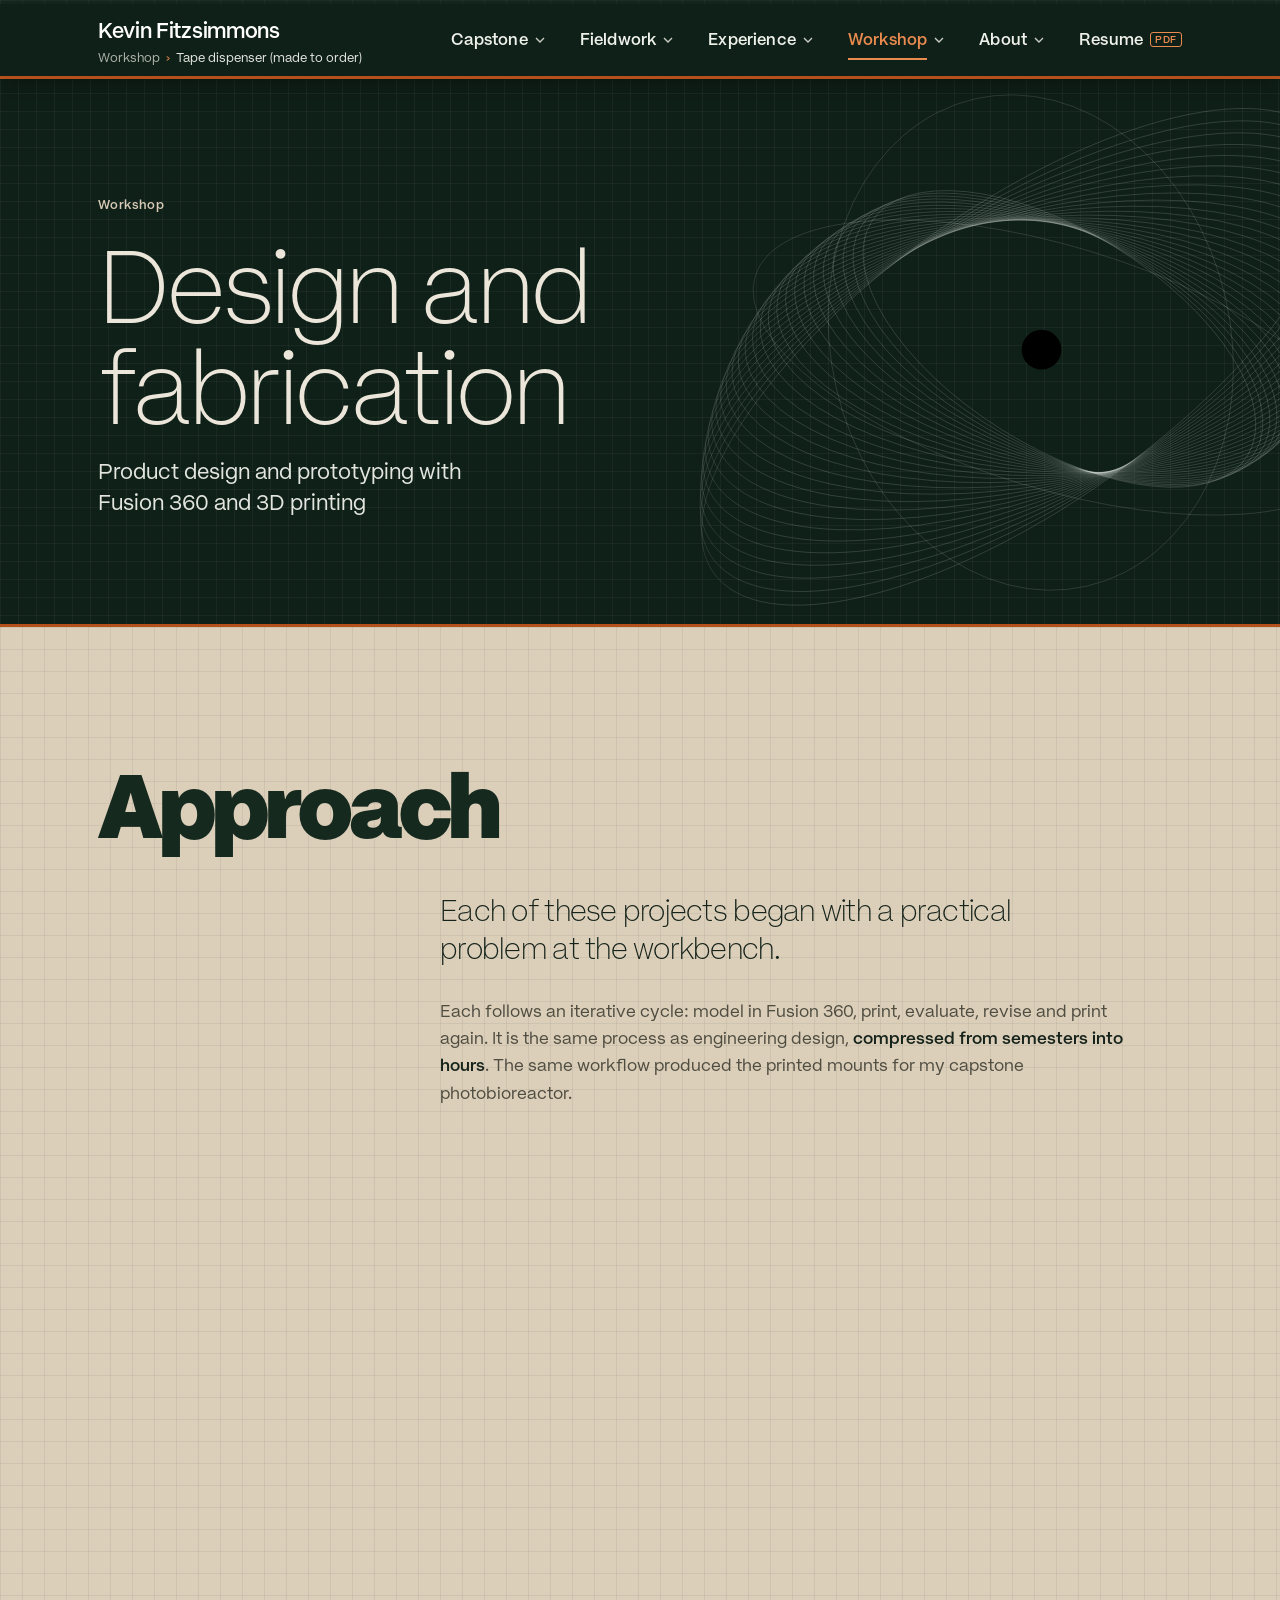
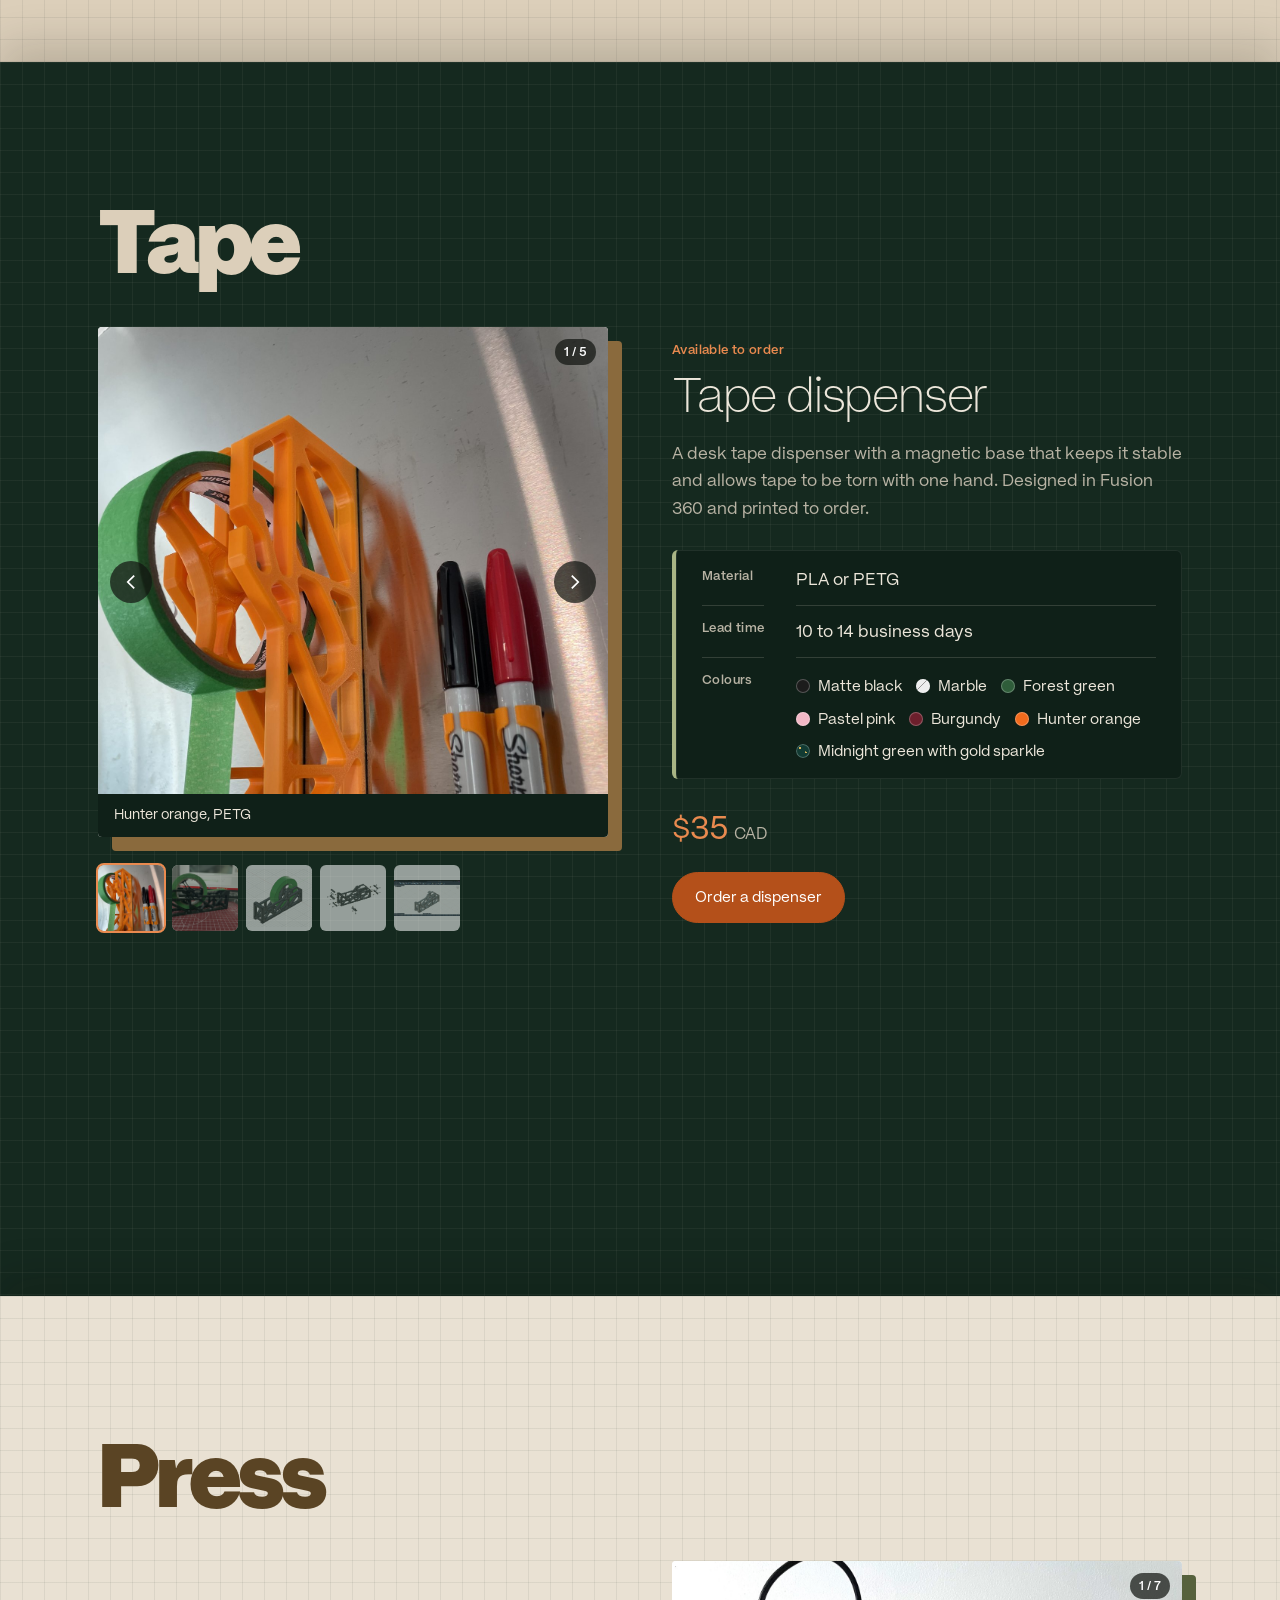
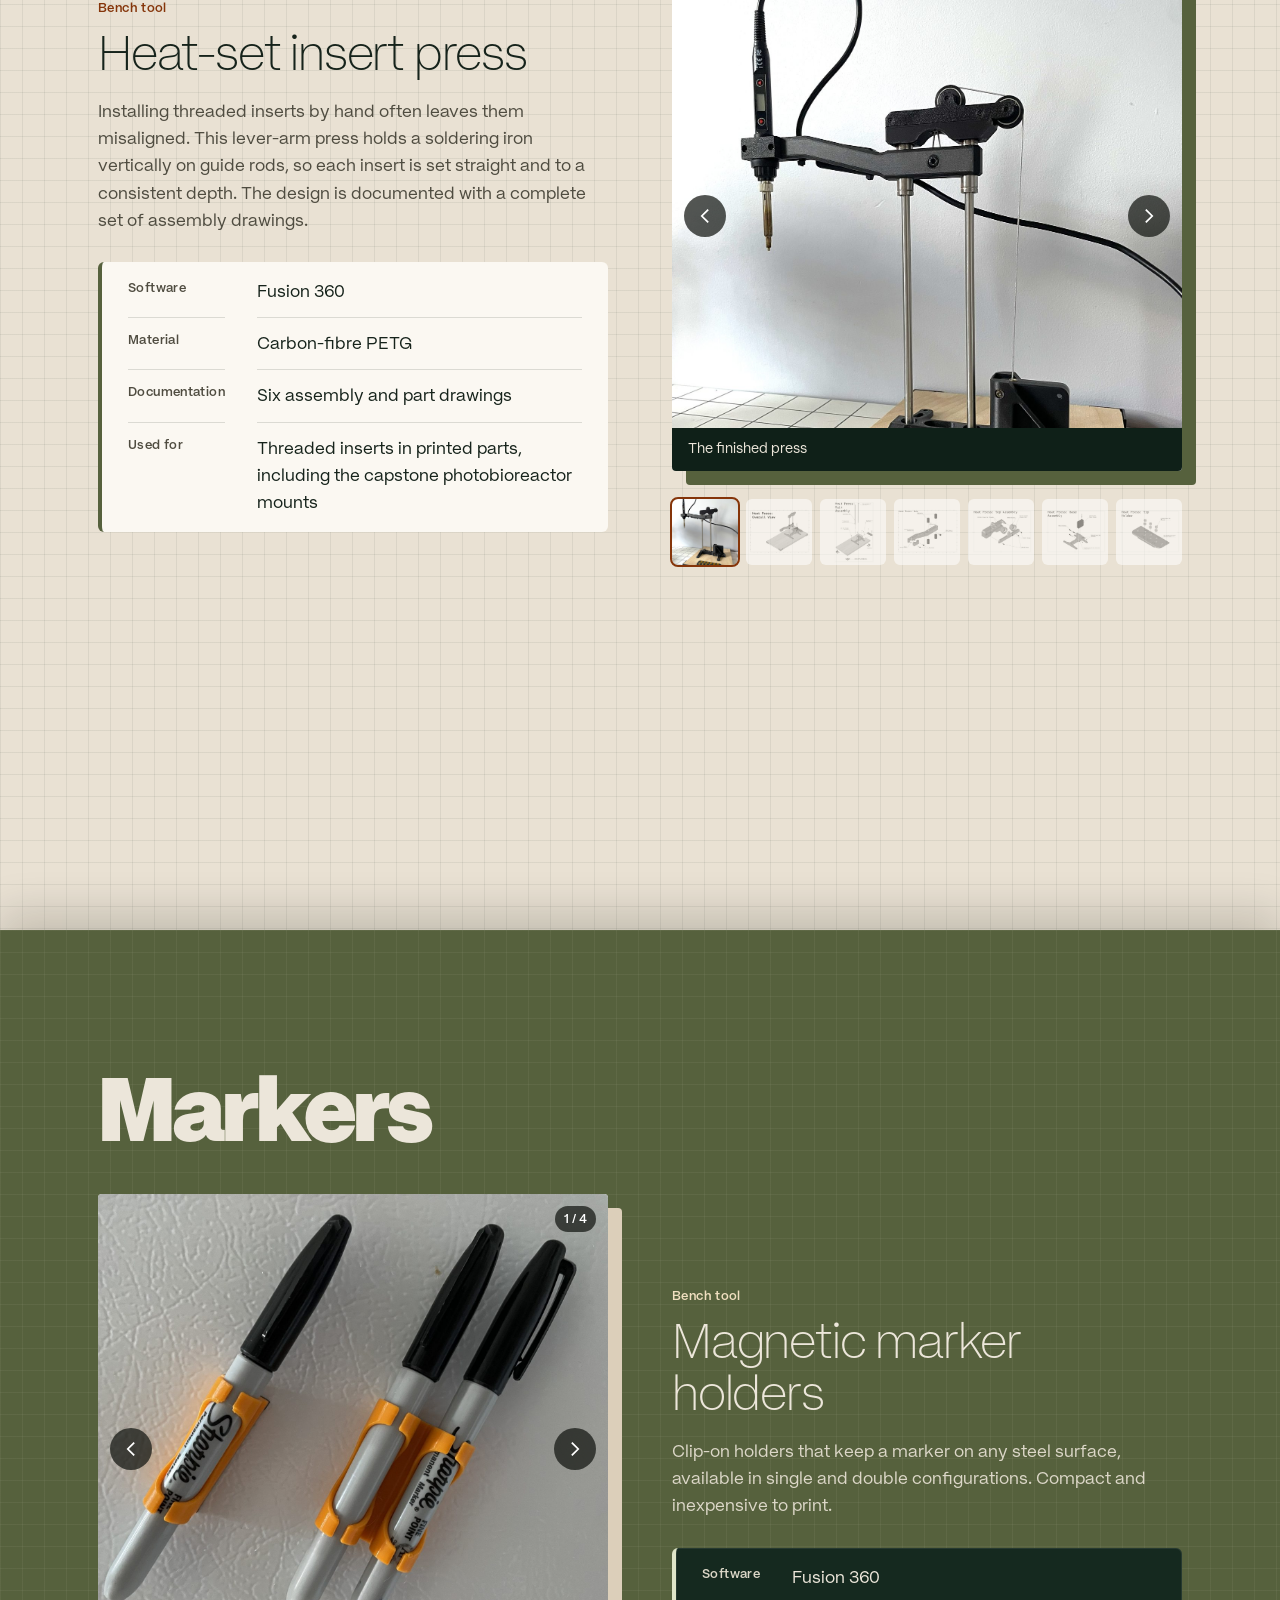
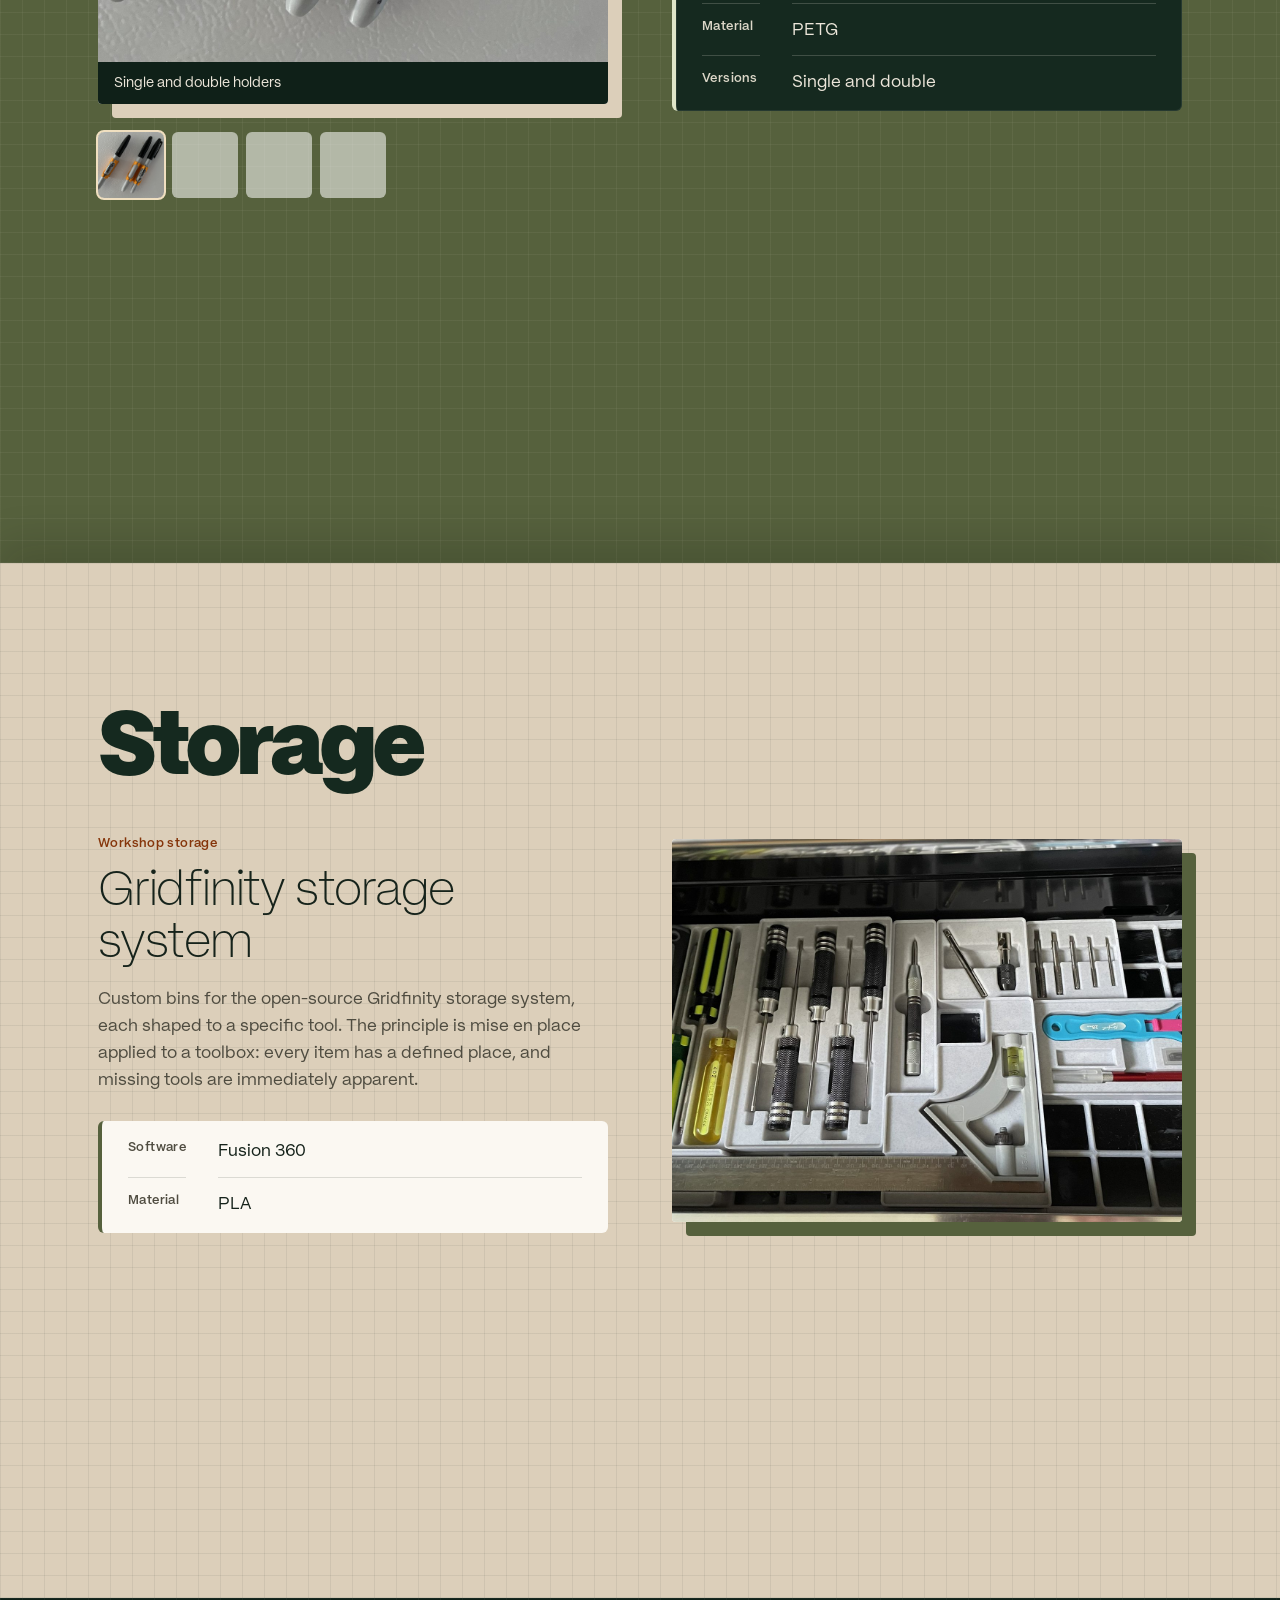
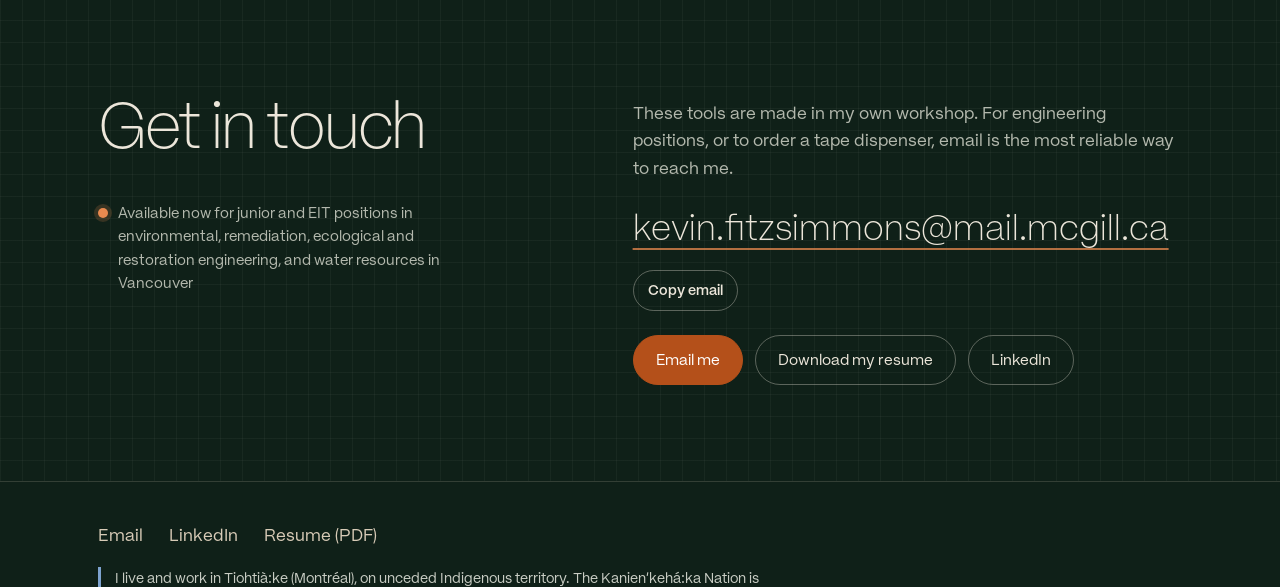
<file: marker-photos.html>
<!DOCTYPE html><html lang="en"><head><meta charset="UTF-8"><title>Moved</title>
<meta http-equiv="refresh" content="0; url=printing.html#markers"><link rel="canonical" href="printing.html#markers"></head>
<body><p>This page has moved to <a href="printing.html#markers">printing.html#markers</a>.</p></body></html>
</file>
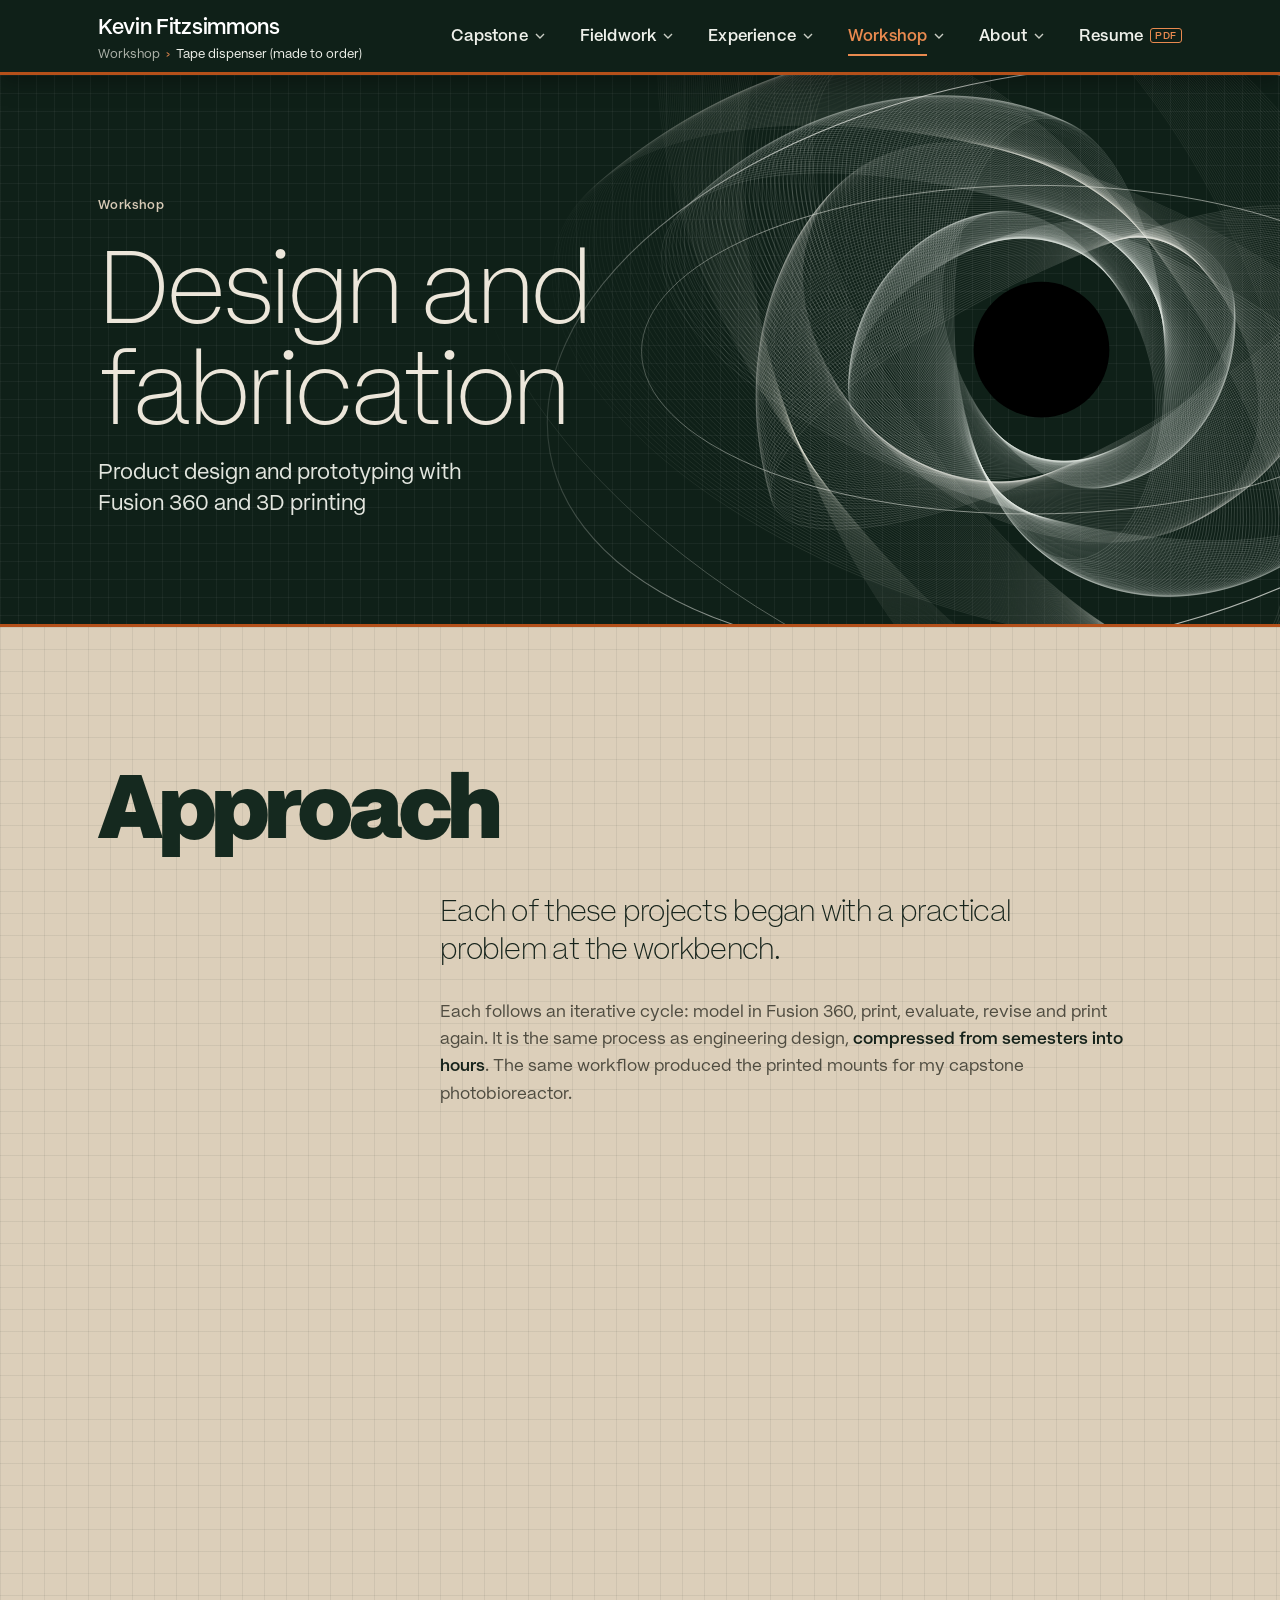
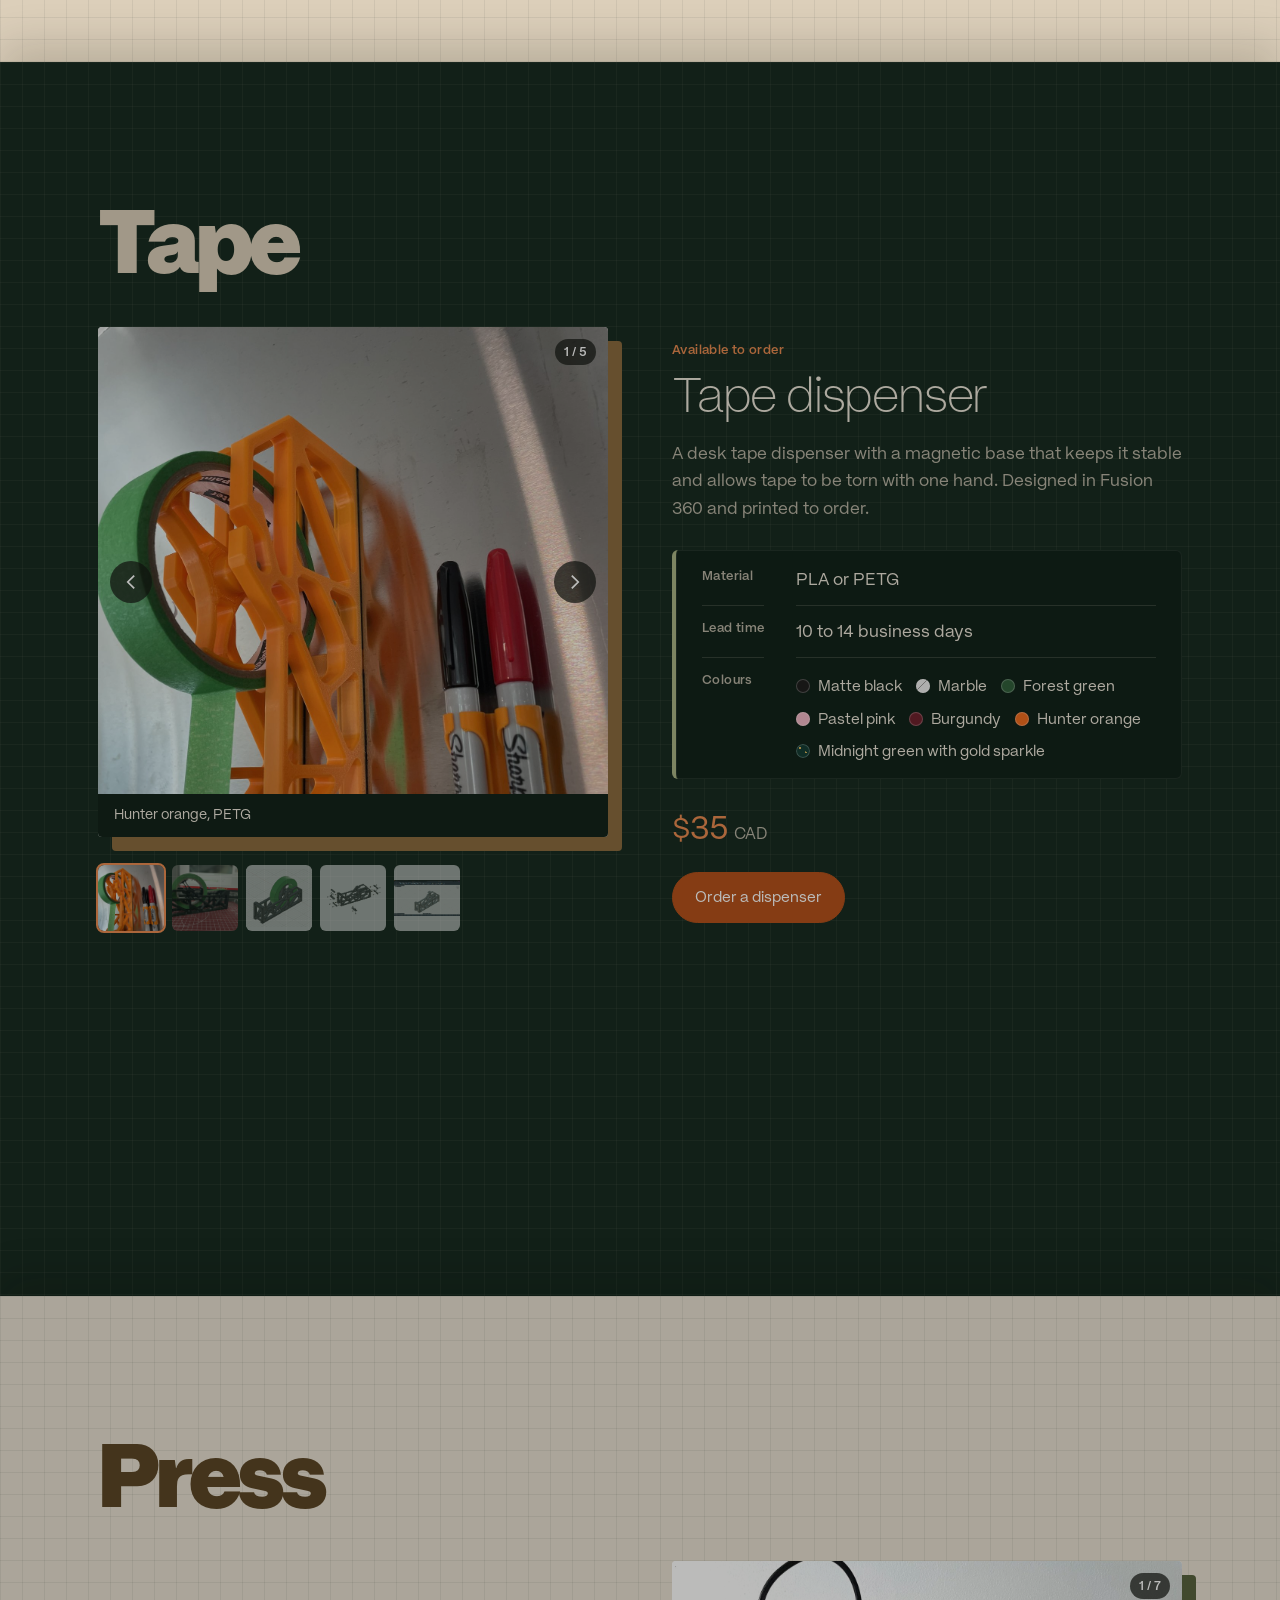
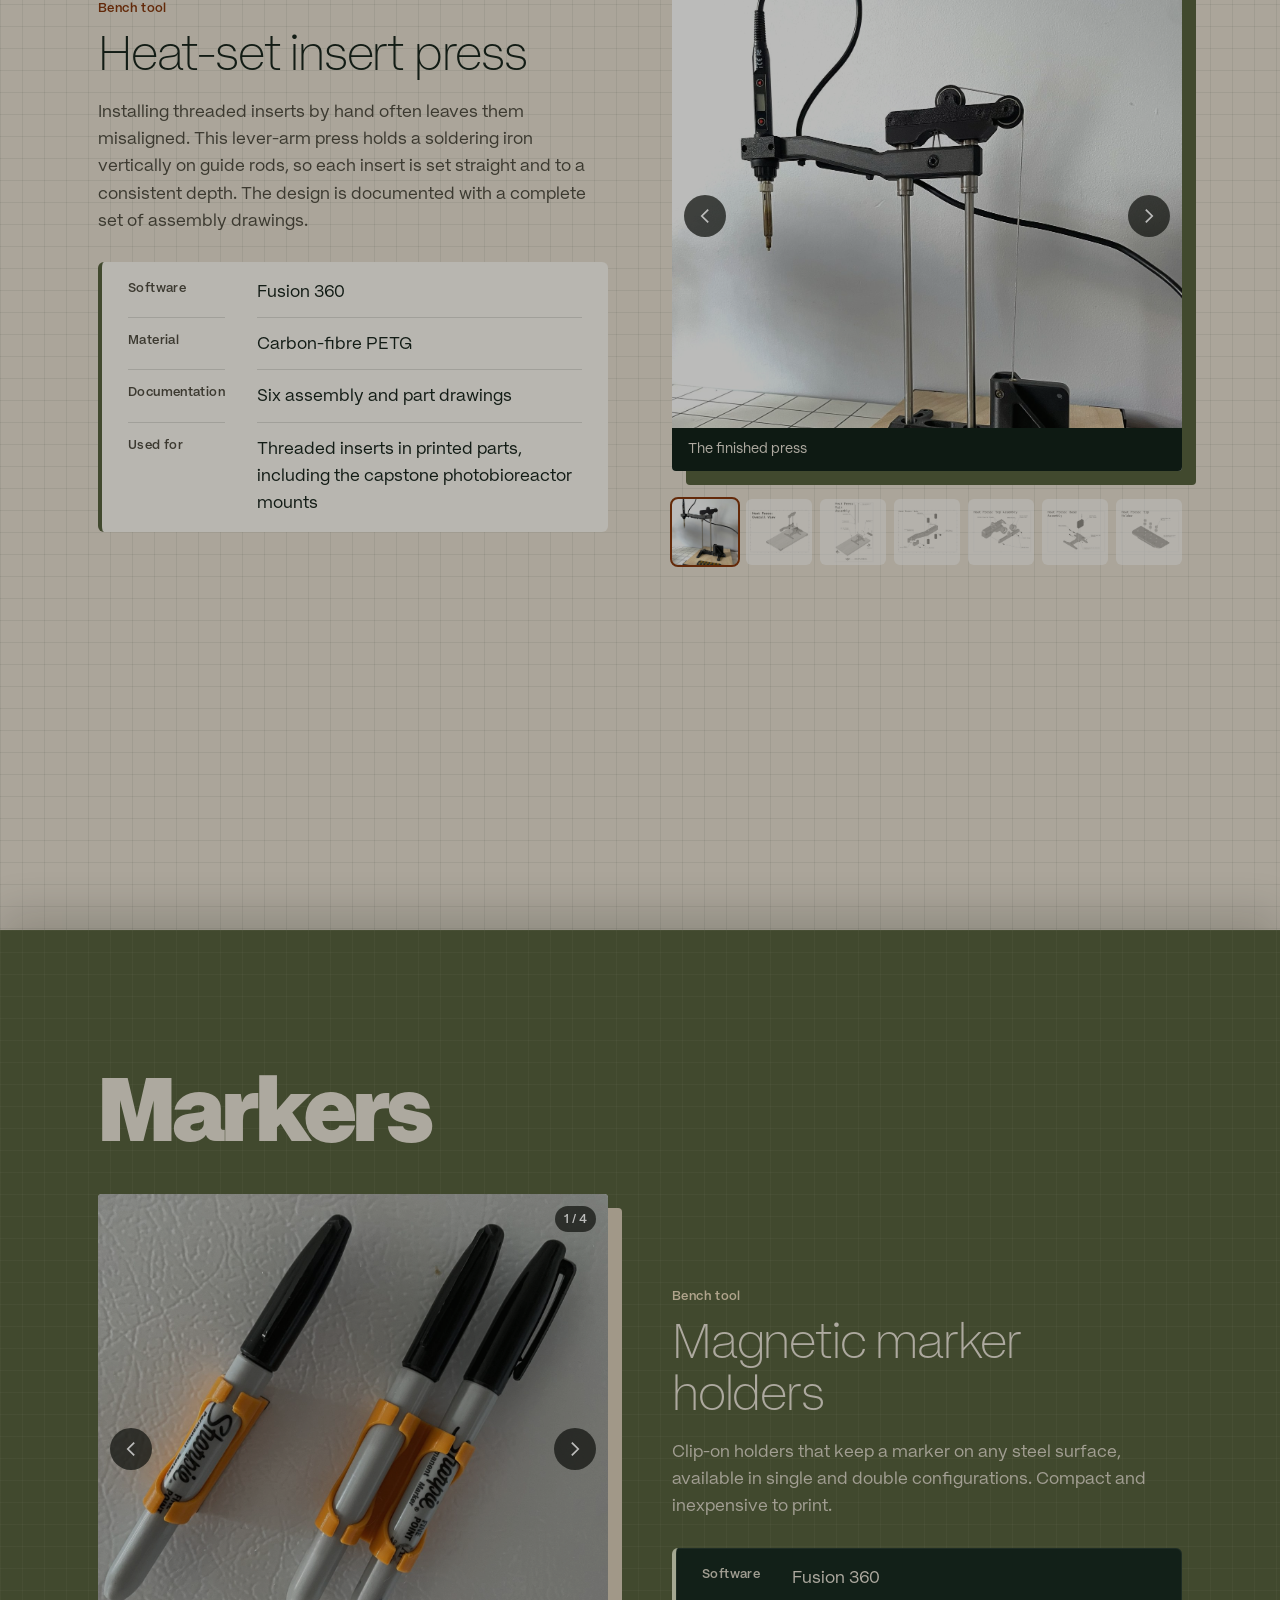
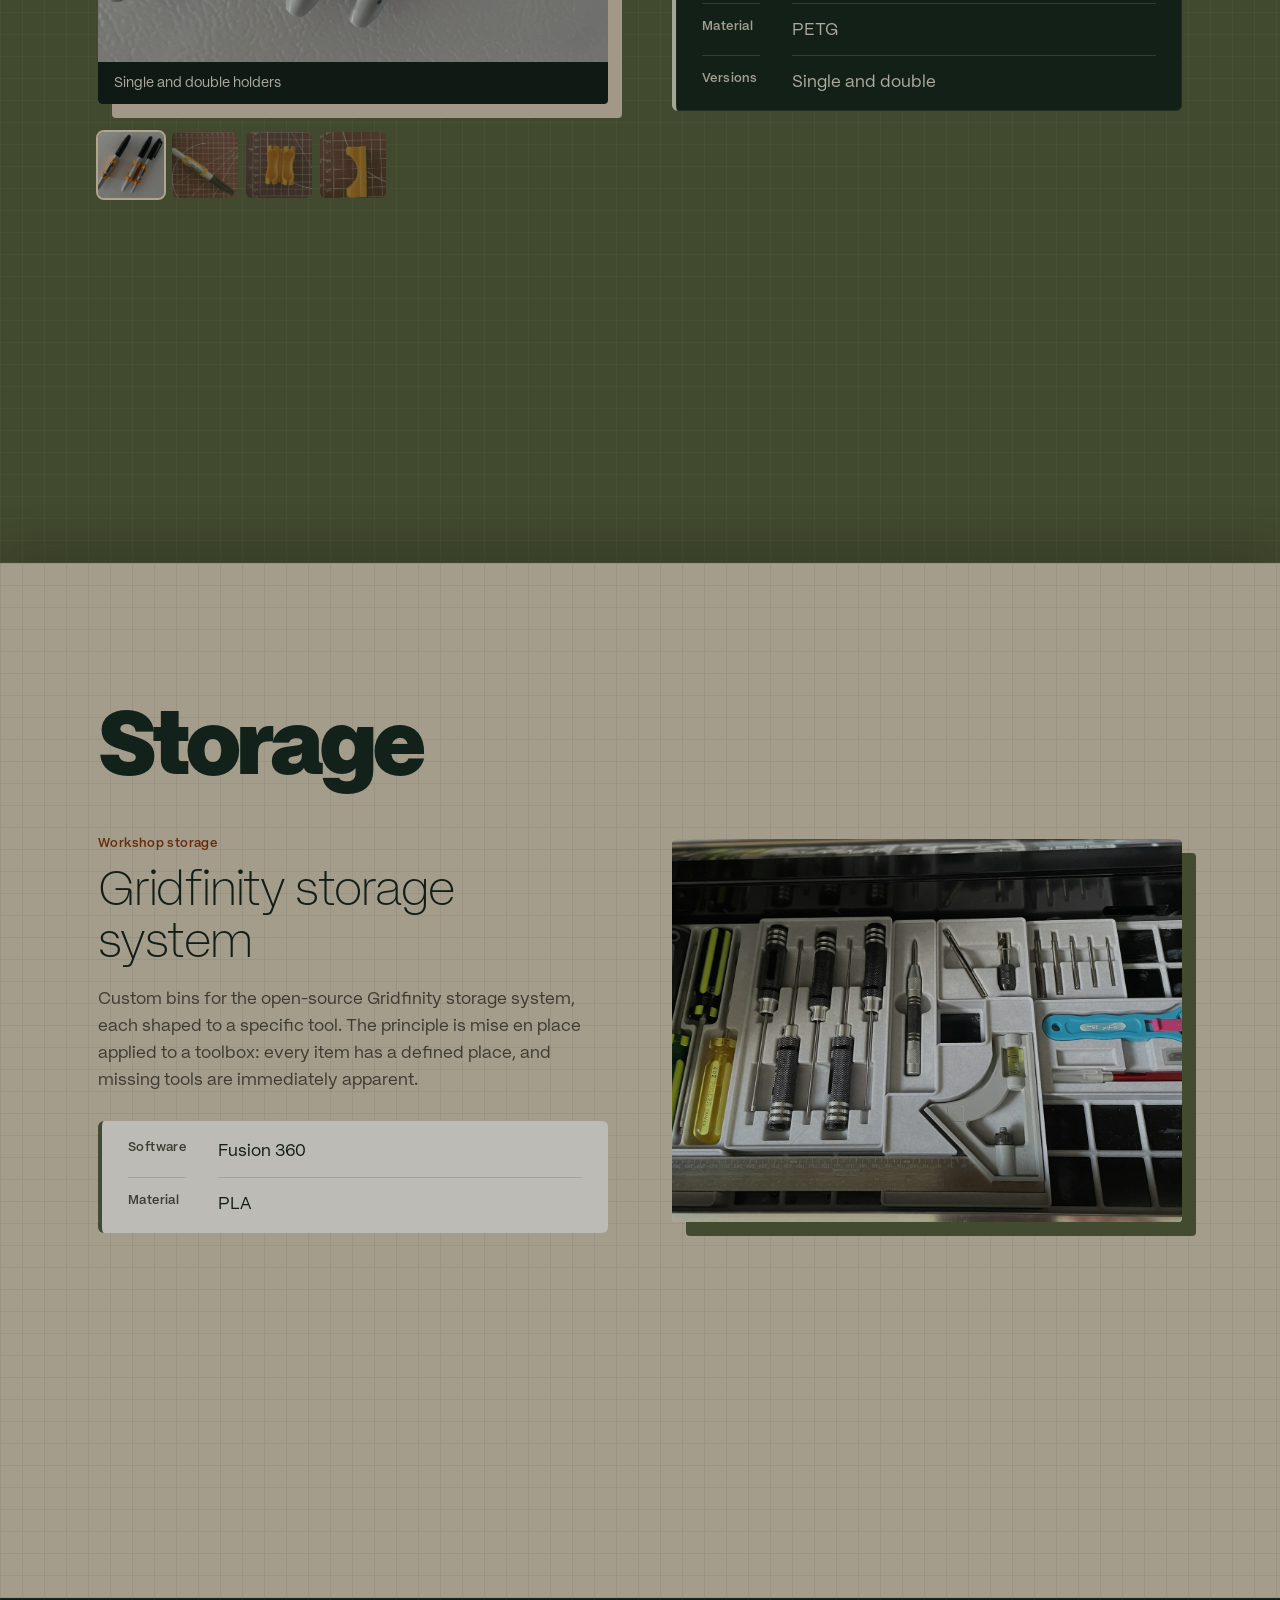
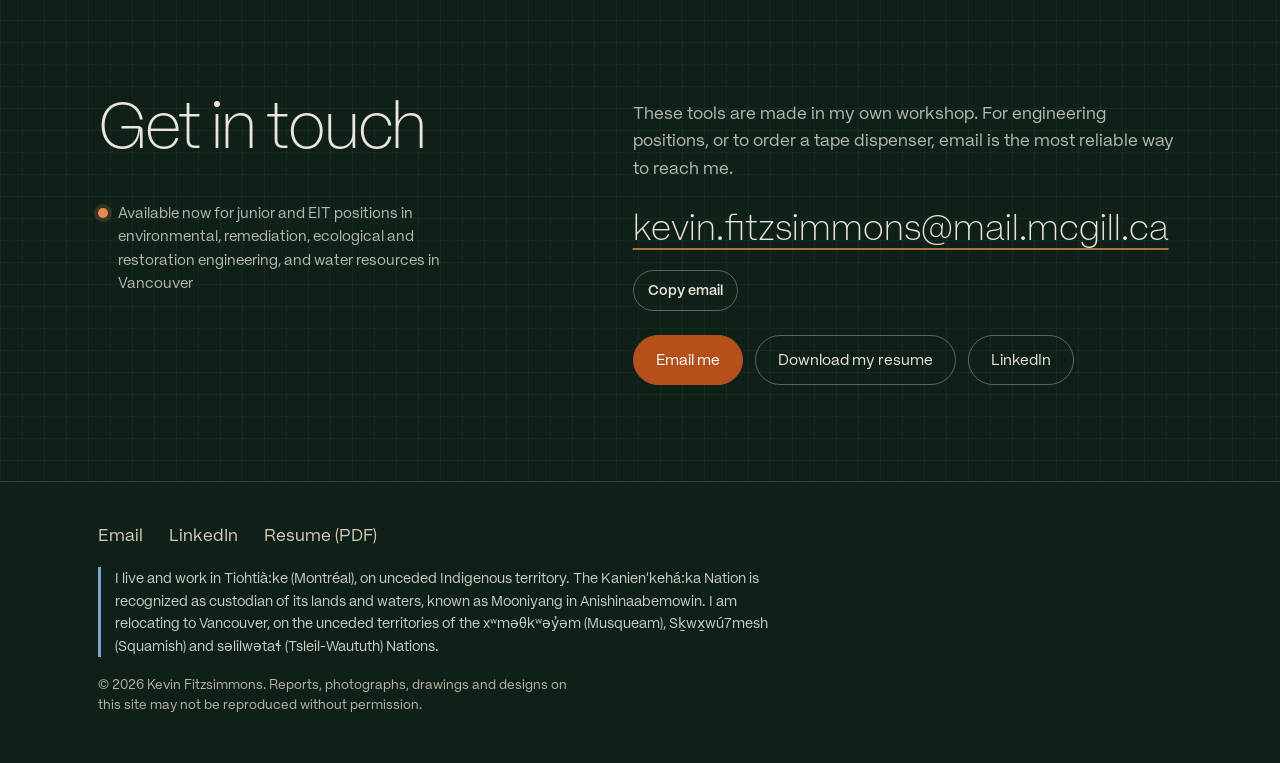
<file: printing.html>
<!DOCTYPE html>
<html lang="en">
<head>
<meta charset="UTF-8">
<meta name="viewport" content="width=device-width, initial-scale=1">
<title>Workshop, Kevin Fitzsimmons</title>
<meta name="description" content="Designed in Fusion 360 and 3D printed: a made-to-order tape dispenser, a heat-set insert press, magnetic marker holders and Gridfinity storage.">
<meta name="theme-color" content="#1b1f19">
<link rel="icon" type="image/svg+xml" href="favicon.svg">
<meta property="og:title" content="Workshop, Kevin Fitzsimmons">
<meta property="og:description" content="Designed in Fusion 360 and 3D printed: a made-to-order tape dispenser, a heat-set insert press, magnetic marker holders and Gridfinity storage.">
<meta property="og:type" content="website">
<meta property="og:image" content="https://demslath.github.io/Kevin-Fitzsimmons_Engineering-Portfolio/images/web/tape_orange.jpg">
<meta name="twitter:card" content="summary_large_image">
<link rel="preload" href="fonts/mori-400.woff2" as="font" type="font/woff2" crossorigin>
<link rel="preload" href="fonts/mori-600.woff2" as="font" type="font/woff2" crossorigin>
<link rel="stylesheet" href="style.css?v=20261123a">
</head>
<body>
<a class="skip" href="#main">Skip to content</a>
<header class="nav">
  <div class="nav-inner">
    <div class="nav-brand"><a class="nav-name" href="index.html">Kevin Fitzsimmons</a><p class="nav-crumb" hidden></p></div>
    <button class="nav-burger" type="button" aria-expanded="false" aria-controls="site-menu"><span class="nav-burger-lines" aria-hidden="true"></span>Menu</button>
    <nav class="nav-links" id="site-menu" aria-label="Main">
      <div class="nav-item"><a class="nav-top" href="capstone.html">Capstone</a><button class="nav-toggle" type="button" aria-expanded="false" aria-controls="menu-capstone" aria-label="Show Capstone sections"><svg viewBox="0 0 10 6" aria-hidden="true"><path d="M1 1l4 4 4-4" fill="none" stroke="currentColor" stroke-width="1.4"/></svg></button><ul class="nav-menu" id="menu-capstone"><li><a href="capstone.html#main">Project overview</a></li><li><a href="capstone.html#train-h">System design</a></li><li><a href="capstone.html#pbr-h">Photobioreactor prototype</a></li><li><a href="capstone.html#res-h">Experimental results</a></li><li><a href="capstone.html#rep-h">Technical reports</a></li><li><a href="capstone-photos.html">Photo gallery</a></li></ul></div>
      <div class="nav-item"><a class="nav-top" href="fieldwork.html">Fieldwork</a><button class="nav-toggle" type="button" aria-expanded="false" aria-controls="menu-fieldwork" aria-label="Show Fieldwork sections"><svg viewBox="0 0 10 6" aria-hidden="true"><path d="M1 1l4 4 4-4" fill="none" stroke="currentColor" stroke-width="1.4"/></svg></button><ul class="nav-menu" id="menu-fieldwork"><li><a href="fieldwork.html#main">Project overview</a></li><li><a href="fieldwork.html#gap-h">Research gap</a></li><li><a href="fieldwork.html#did-h">Scope of work</a></li><li><a href="fieldwork.html#pap-h">Study site: Avenue Papineau</a></li><li><a href="fieldwork.html#salt-h">De-icing salt and street trees</a></li><li><a href="fieldwork.html#take-h">Lessons learned</a></li></ul></div>
      <div class="nav-item"><a class="nav-top" href="experience.html">Experience</a><button class="nav-toggle" type="button" aria-expanded="false" aria-controls="menu-experience" aria-label="Show Experience sections"><svg viewBox="0 0 10 6" aria-hidden="true"><path d="M1 1l4 4 4-4" fill="none" stroke="currentColor" stroke-width="1.4"/></svg></button><ul class="nav-menu" id="menu-experience"><li><a href="experience.html#tl-h">Career timeline</a></li><li><a href="experience.html#eng-h">Education and research</a></li><li><a href="experience.html#kit-h">Culinary career</a></li><li><a href="experience.html#edu-h">Key coursework</a></li><li><a href="experience.html#cp-h">Course design projects</a></li><li><a href="experience.html#sk-h">Technical skills</a></li><li><a href="experience.html#cr-h">Awards and credentials</a></li></ul></div>
      <div class="nav-item"><a class="nav-top" href="printing.html" aria-current="page">Workshop</a><button class="nav-toggle" type="button" aria-expanded="false" aria-controls="menu-printing" aria-label="Show Workshop sections"><svg viewBox="0 0 10 6" aria-hidden="true"><path d="M1 1l4 4 4-4" fill="none" stroke="currentColor" stroke-width="1.4"/></svg></button><ul class="nav-menu" id="menu-printing"><li><a href="printing.html#tape">Tape dispenser (made to order)</a></li><li><a href="printing.html#heat-press">Heat-set insert press</a></li><li><a href="printing.html#markers">Magnetic marker holders</a></li><li><a href="printing.html#gridfinity">Gridfinity storage system</a></li></ul></div>
      <div class="nav-item"><a class="nav-top" href="contact.html">About</a><button class="nav-toggle" type="button" aria-expanded="false" aria-controls="menu-contact" aria-label="Show About sections"><svg viewBox="0 0 10 6" aria-hidden="true"><path d="M1 1l4 4 4-4" fill="none" stroke="currentColor" stroke-width="1.4"/></svg></button><ul class="nav-menu" id="menu-contact"><li><a href="contact.html#main">Background</a></li><li><a href="contact.html#off-h">Personal interests</a></li><li><a href="contact.html#want-h">Career objectives</a></li><li><a href="contact.html#contact">Contact information</a></li></ul></div>
      <div class="nav-item"><a class="nav-top" href="documents/KDF_Resume.pdf" target="_blank" rel="noopener">Resume <span class="nav-pdf">PDF</span></a></div>
    </nav>
  </div>
</header>
<div class="masthead">
  <canvas data-cover data-eye-x="0.7" data-eye-y="0.5" data-scale="0.9" data-density="0.7" aria-hidden="true"></canvas>
  <div class="masthead-inner">
    <span class="sc">Workshop</span>
    <h1>Design and fabrication</h1>
    <p class="sub">Product design and prototyping with Fusion 360 and 3D printing</p>
    
  </div>
</div>

<main id="main">
  <section class="section has-word">
    <div class="panel-eq" data-eq="1" aria-hidden="true"><i></i><i></i></div><div class="panel-shade" aria-hidden="true"></div>
    <p class="panel-word" aria-hidden="true">Approach</p>
    <div class="page split">
      <div class="split-head"><span class="sc">Approach</span></div>
      <div>
        <p class="lead">Each of these projects began with a practical problem at the workbench.</p>
        <p class="muted" style="margin-top:24px">Each follows an iterative cycle: model in Fusion 360, print, evaluate, revise and print again. It is the same process as engineering design, <strong>compressed from semesters into hours</strong>. The same workflow produced the printed mounts for my capstone photobioreactor.</p>
      </div>
    </div>
  </section>

  <section class="section has-word" id="tape" aria-labelledby="tape-h">
    <div class="panel-eq" data-eq="2" aria-hidden="true"><i></i><i></i></div><div class="panel-shade" aria-hidden="true"></div>
    <p class="panel-word" aria-hidden="true">Tape</p>
    <div class="page product">
      <div class="product-media"><div class="slides" data-lightbox data-autoplay><div class="slides-stage" style="aspect-ratio:1/1"><figure class="slide is-active"><button data-full="images/web/tape_orange.jpg" data-caption="Hunter orange, PETG" aria-label="View larger: Hunter-orange tape dispenser holding green tape, with two markers"><img src="images/web/tape_orange.jpg" alt="Hunter-orange tape dispenser holding green tape, with two markers"></button><figcaption>Hunter orange, PETG</figcaption></figure><figure class="slide"><button data-full="images/web/tape_black.jpg" data-caption="Matte black" aria-label="View larger: Matte black tape dispenser on a cutting mat"><img src="images/thumb/tape_black.jpg" alt="Matte black tape dispenser on a cutting mat" loading="lazy"></button><figcaption>Matte black</figcaption></figure><figure class="slide"><button data-full="images/web/tape_cad_tape.jpg" data-caption="Fusion 360 model with tape" aria-label="View larger: CAD model of the tape dispenser with a roll of tape"><img src="images/thumb/tape_cad_tape.jpg" alt="CAD model of the tape dispenser with a roll of tape" class="contain" loading="lazy"></button><figcaption>Fusion 360 model with tape</figcaption></figure><figure class="slide"><button data-full="images/web/tape_cad_explode.jpg" data-caption="Exploded assembly" aria-label="View larger: Exploded CAD view of the tape dispenser"><img src="images/thumb/tape_cad_explode.jpg" alt="Exploded CAD view of the tape dispenser" class="contain" loading="lazy"></button><figcaption>Exploded assembly</figcaption></figure><figure class="slide"><button data-full="images/web/tape_cad_notape.jpg" data-caption="Lattice frame" aria-label="View larger: CAD model of the tape dispenser frame"><img src="images/thumb/tape_cad_notape.jpg" alt="CAD model of the tape dispenser frame" class="contain" loading="lazy"></button><figcaption>Lattice frame</figcaption></figure></div></div></div>
      <div>
        <span class="sc">Available to order</span>
        <h2 id="tape-h">Tape dispenser</h2>
        <p class="muted">A desk tape dispenser with a magnetic base that keeps it stable and allows tape to be torn with one hand. Designed in Fusion 360 and printed to order.</p>
        <dl class="facts" style="margin-top:28px">
          <dt>Material</dt><dd>PLA or PETG</dd>
          <dt>Lead time</dt><dd>10 to 14 business days</dd>
          <dt>Colours</dt><dd><ul class="swatches"><li><i style="background:#1c1c1c"></i>Matte black</li>
<li><i style="background:linear-gradient(135deg,#eee 0 40%,#9a9a9a 41% 45%,#eee 46%)"></i>Marble</li>
<li><i style="background:#2f5d3a"></i>Forest green</li>
<li><i style="background:#f2b8c6"></i>Pastel pink</li>
<li><i style="background:#6d1f2c"></i>Burgundy</li>
<li><i style="background:#f26b1d"></i>Hunter orange</li>
<li><i style="background:radial-gradient(circle at 30% 30%,#d8b45a 0 8%,transparent 9%),radial-gradient(circle at 70% 60%,#d8b45a 0 7%,transparent 8%),#123b33"></i>Midnight green with gold sparkle</li></ul></dd>
        </dl>
        <p class="price">$35<small>CAD</small></p>
        <div class="btn-row" style="margin-top:18px">
          <a class="btn btn-solid" href="https://docs.google.com/forms/d/e/1FAIpQLSeS4151pnsRxhZR2ghLxA8NhlOHr9m2BDhYVG3Duk2QzcYRRw/viewform" target="_blank" rel="noopener">Order a dispenser</a>
        </div>
      </div>
    </div>
  </section>

  <section class="section has-word" id="heat-press" aria-labelledby="hp-h">
    <div class="panel-eq" data-eq="3" aria-hidden="true"><i></i><i></i></div><div class="panel-shade" aria-hidden="true"></div>
    <p class="panel-word" aria-hidden="true">Press</p>
    <div class="page product flip">
      <div class="product-media"><div class="slides" data-lightbox data-autoplay><div class="slides-stage" style="aspect-ratio:1/1"><figure class="slide is-active"><button data-full="images/web/hp_hero.jpg" data-caption="The finished press" aria-label="View larger: Heat-set insert press with soldering iron on a lever arm above a wooden base"><img src="images/web/hp_hero.jpg" alt="Heat-set insert press with soldering iron on a lever arm above a wooden base"></button><figcaption>The finished press</figcaption></figure><figure class="slide"><button data-full="images/web/hp_overall.jpg" data-caption="Overall assembly drawing" aria-label="View larger: Overall assembly drawing of the heat-set insert press"><img src="images/thumb/hp_overall.jpg" alt="Overall assembly drawing of the heat-set insert press" class="contain" loading="lazy"></button><figcaption>Overall assembly drawing</figcaption></figure><figure class="slide"><button data-full="images/web/hp_mainassemble.jpg" data-caption="Main assembly" aria-label="View larger: Main assembly drawing"><img src="images/thumb/hp_mainassemble.jpg" alt="Main assembly drawing" class="contain" loading="lazy"></button><figcaption>Main assembly</figcaption></figure><figure class="slide"><button data-full="images/web/hp_arm.jpg" data-caption="Arm assembly" aria-label="View larger: Arm assembly drawing"><img src="images/thumb/hp_arm.jpg" alt="Arm assembly drawing" class="contain" loading="lazy"></button><figcaption>Arm assembly</figcaption></figure><figure class="slide"><button data-full="images/web/hp_top.jpg" data-caption="Top assembly" aria-label="View larger: Top assembly drawing"><img src="images/thumb/hp_top.jpg" alt="Top assembly drawing" class="contain" loading="lazy"></button><figcaption>Top assembly</figcaption></figure><figure class="slide"><button data-full="images/web/hp_base.jpg" data-caption="Base assembly" aria-label="View larger: Base assembly drawing"><img src="images/thumb/hp_base.jpg" alt="Base assembly drawing" class="contain" loading="lazy"></button><figcaption>Base assembly</figcaption></figure><figure class="slide"><button data-full="images/web/hp_tiphold.jpg" data-caption="Soldering tip holder" aria-label="View larger: Tip holder drawing"><img src="images/thumb/hp_tiphold.jpg" alt="Tip holder drawing" class="contain" loading="lazy"></button><figcaption>Soldering tip holder</figcaption></figure></div></div></div>
      <div>
        <span class="sc">Bench tool</span>
        <h2 id="hp-h">Heat-set insert press</h2>
        <p class="muted">Installing threaded inserts by hand often leaves them misaligned. This lever-arm press holds a soldering iron vertically on guide rods, so each insert is set straight and to a consistent depth. The design is documented with a complete set of assembly drawings.</p>
        <dl class="facts" style="margin-top:28px">
          <dt>Software</dt><dd>Fusion 360</dd>
          <dt>Material</dt><dd>Carbon-fibre PETG</dd>
          <dt>Documentation</dt><dd>Six assembly and part drawings</dd>
          <dt>Used for</dt><dd>Threaded inserts in printed parts, including the capstone photobioreactor mounts</dd>
        </dl>
      </div>
    </div>
  </section>

  <section class="section has-word" id="markers" aria-labelledby="mk-h">
    <div class="panel-eq" data-eq="4" aria-hidden="true"><i></i><i></i></div><div class="panel-shade" aria-hidden="true"></div>
    <p class="panel-word" aria-hidden="true">Markers</p>
    <div class="page product">
      <div class="product-media"><div class="slides" data-lightbox data-autoplay><div class="slides-stage" style="aspect-ratio:1/1"><figure class="slide is-active"><button data-full="images/web/marker_all.jpg" data-caption="Single and double holders" aria-label="View larger: Three orange magnetic marker holders with Sharpies"><img src="images/web/marker_all.jpg" alt="Three orange magnetic marker holders with Sharpies"></button><figcaption>Single and double holders</figcaption></figure><figure class="slide"><button data-full="images/web/marker_single.jpg" data-caption="Single holder" aria-label="View larger: Single holder clipped to a Sharpie"><img src="images/thumb/marker_single.jpg" alt="Single holder clipped to a Sharpie" loading="lazy"></button><figcaption>Single holder</figcaption></figure><figure class="slide"><button data-full="images/web/marker_double.jpg" data-caption="Double holder" aria-label="View larger: Double holder on a cutting mat"><img src="images/thumb/marker_double.jpg" alt="Double holder on a cutting mat" loading="lazy"></button><figcaption>Double holder</figcaption></figure><figure class="slide"><button data-full="images/web/marker_side.jpg" data-caption="Side profile" aria-label="View larger: Single holder, side view"><img src="images/thumb/marker_side.jpg" alt="Single holder, side view" loading="lazy"></button><figcaption>Side profile</figcaption></figure></div></div></div>
      <div>
        <span class="sc">Bench tool</span>
        <h2 id="mk-h">Magnetic marker holders</h2>
        <p class="muted">Clip-on holders that keep a marker on any steel surface, available in single and double configurations. Compact and inexpensive to print.</p>
        <dl class="facts" style="margin-top:28px">
          <dt>Software</dt><dd>Fusion 360</dd>
          <dt>Material</dt><dd>PETG</dd>
          <dt>Versions</dt><dd>Single and double</dd>
        </dl>
      </div>
    </div>
  </section>

  <section class="section has-word" id="gridfinity" aria-labelledby="gf-h">
    <div class="panel-eq" data-eq="5" aria-hidden="true"><i></i><i></i></div><div class="panel-shade" aria-hidden="true"></div>
    <p class="panel-word" aria-hidden="true">Storage</p>
    <div class="page product flip">
      <div class="product-media"><div class="slides single" data-lightbox><div class="slides-stage" style="aspect-ratio:4/3"><figure class="slide is-active"><button data-full="images/web/gridfinity_tools.jpg" data-caption="Custom Gridfinity bins fitted to individual tools" aria-label="View larger: Gridfinity drawer"><img src="images/web/gridfinity_tools.jpg" alt="Drawer of custom Gridfinity bins holding screwdrivers and tools"></button></figure></div></div></div>
      <div>
        <span class="sc">Workshop storage</span>
        <h2 id="gf-h">Gridfinity storage system</h2>
        <p class="muted">Custom bins for the open-source Gridfinity storage system, each shaped to a specific tool. The principle is mise en place applied to a toolbox: every item has a defined place, and missing tools are immediately apparent.</p>
        <dl class="facts" style="margin-top:28px">
          <dt>Software</dt><dd>Fusion 360</dd>
          <dt>Material</dt><dd>PLA</dd>
        </dl>
      </div>
    </div>
  </section>

  <section class="section cta-section" aria-labelledby="cta-h">
    <div class="panel-eq" data-eq="6" aria-hidden="true"><i></i><i></i></div><div class="panel-shade" aria-hidden="true"></div>
    <div class="page closer cta" id="contact">
      <p class="cta-status"><span class="dot" aria-hidden="true"></span>Available now for junior and EIT positions in environmental, remediation, ecological and restoration engineering, and water resources in Vancouver</p>
      <h2 id="cta-h">Get in touch</h2>
      <p class="muted cta-note">These tools are made in my own workshop. For engineering positions, or to order a tape dispenser, email is the most reliable way to reach me.</p>
      <div class="cta-mail">
        <a class="mail link" href="mailto:kevin.fitzsimmons@mail.mcgill.ca">kevin.fitzsimmons@mail.mcgill.ca</a>
        <button class="copy-btn" type="button" data-copy="kevin.fitzsimmons@mail.mcgill.ca" aria-label="Copy email address">Copy email</button>
      </div>
      
      <div class="btn-row">
        <a class="btn btn-solid" href="mailto:kevin.fitzsimmons@mail.mcgill.ca">Email me</a>
        <a class="btn" href="documents/KDF_Resume.pdf" target="_blank" rel="noopener">Download my resume</a>
        <a class="btn" href="https://www.linkedin.com/in/kevin-fitzsimmons-325343297/" target="_blank" rel="noopener">LinkedIn</a>
      </div>
    </div>
  </section>

</main>
<footer class="footer">
  <div class="footer-inner">
    <div class="footer-links">
      <a href="mailto:kevin.fitzsimmons@mail.mcgill.ca">Email</a>
      <a href="https://www.linkedin.com/in/kevin-fitzsimmons-325343297/" target="_blank" rel="noopener">LinkedIn</a>
      <a href="documents/KDF_Resume.pdf" target="_blank" rel="noopener">Resume (PDF)</a>
    </div>
    <small class="land">I live and work in Tiohtià:ke (Montréal), on unceded Indigenous territory. The Kanien’kehá:ka Nation is recognized as custodian of its lands and waters, known as Mooniyang in Anishinaabemowin. I am relocating to Vancouver, on the unceded territories of the xʷməθkʷəy̓əm (Musqueam), Sḵwx̱wú7mesh (Squamish) and səlilwətaɬ (Tsleil-Waututh) Nations.</small>
    <small>© 2026 Kevin Fitzsimmons. Reports, photographs, drawings and designs on this site may not be reproduced without permission.</small>
  </div>
</footer>
<script src="nav.js?v=20261123a" defer></script>
<script src="cover.js?v=20261123a" defer></script>
<script src="gallery.js?v=20261123a" defer></script>
<script src="slides.js?v=20261123a" defer></script>
</body>
</html>
</file>
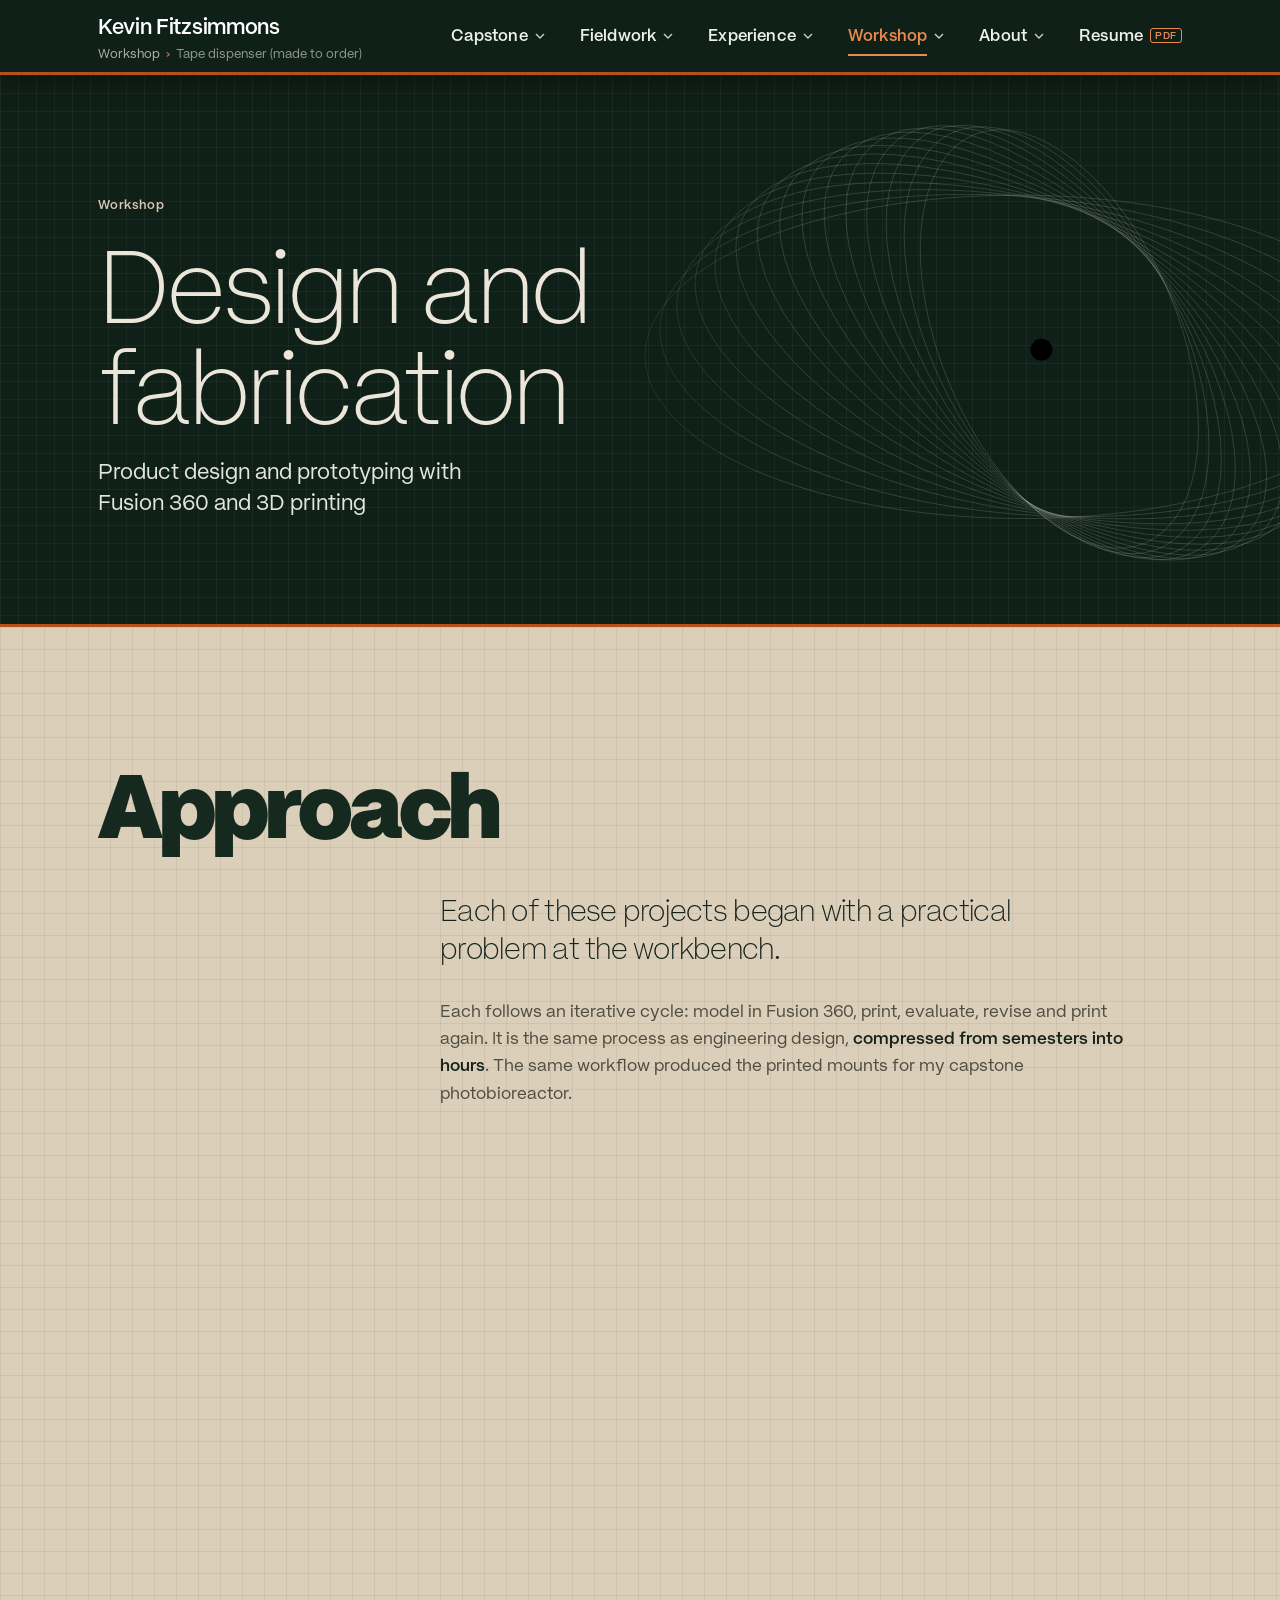
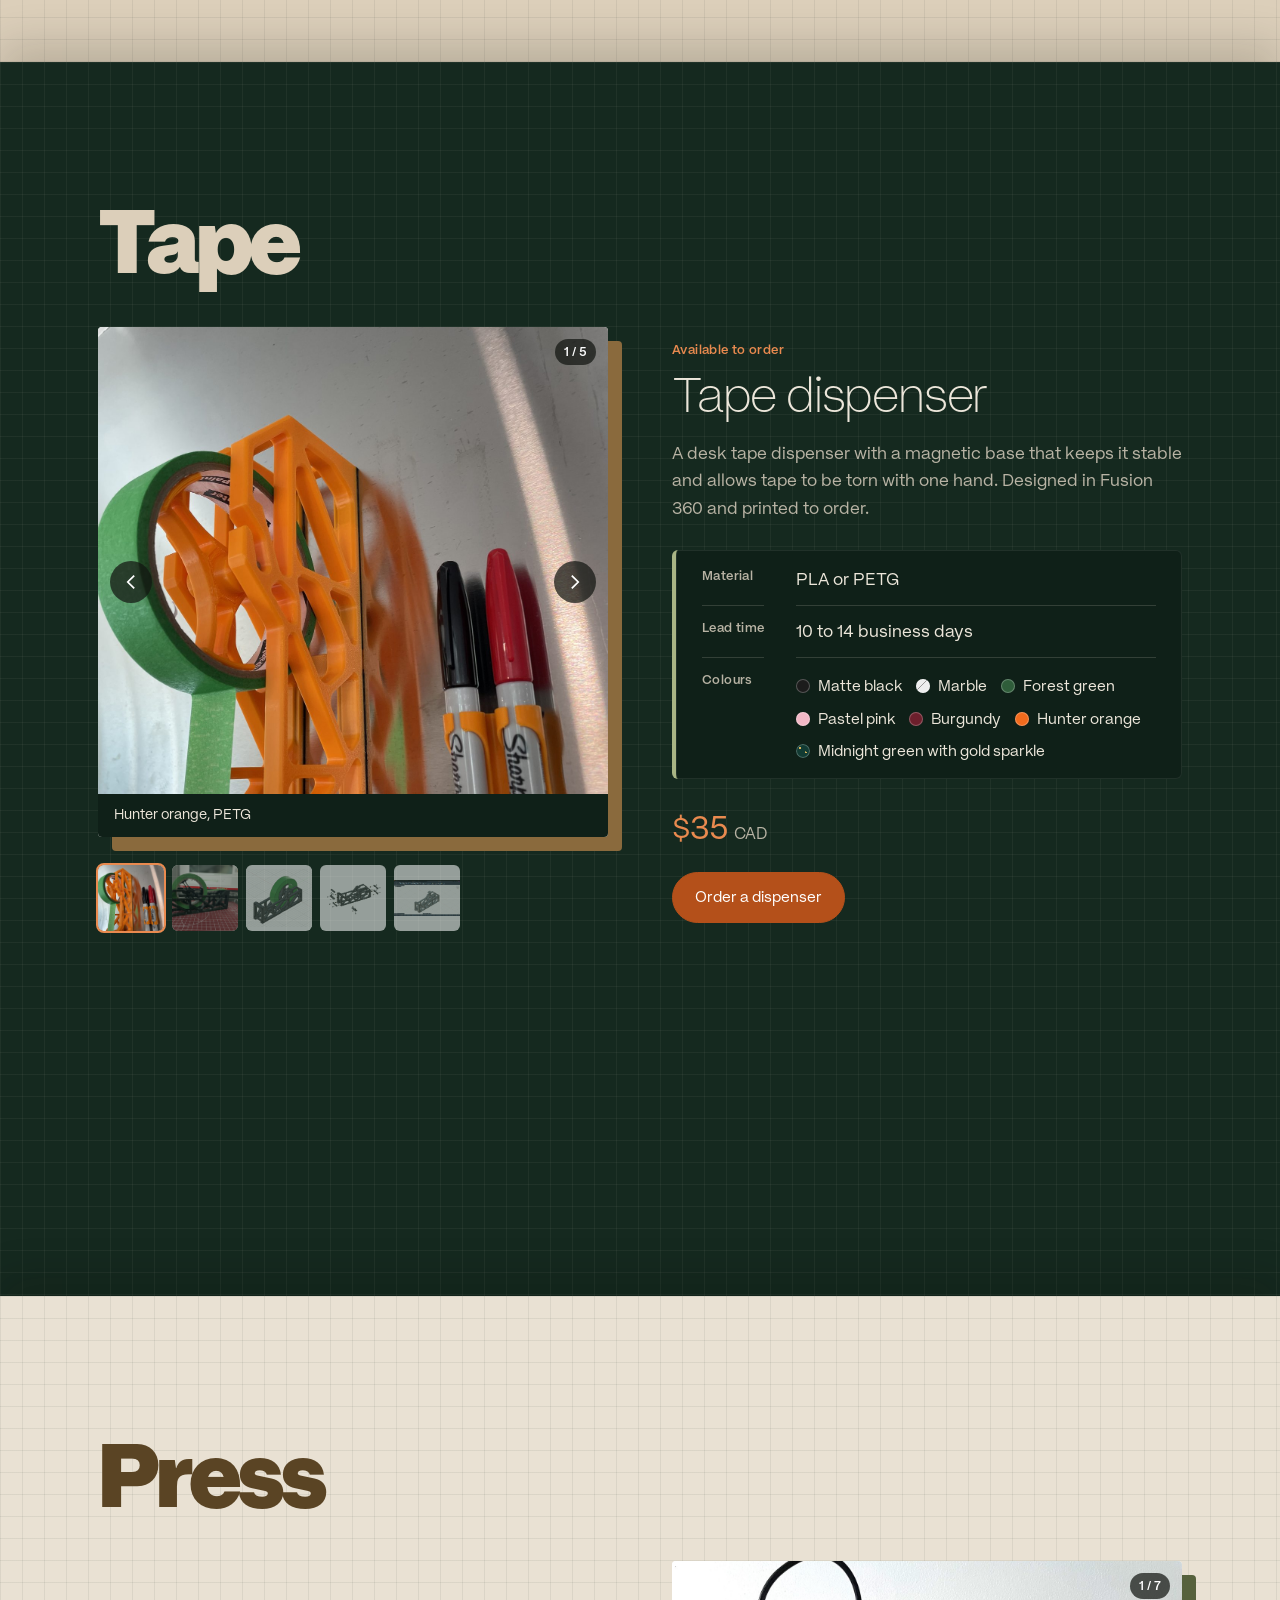
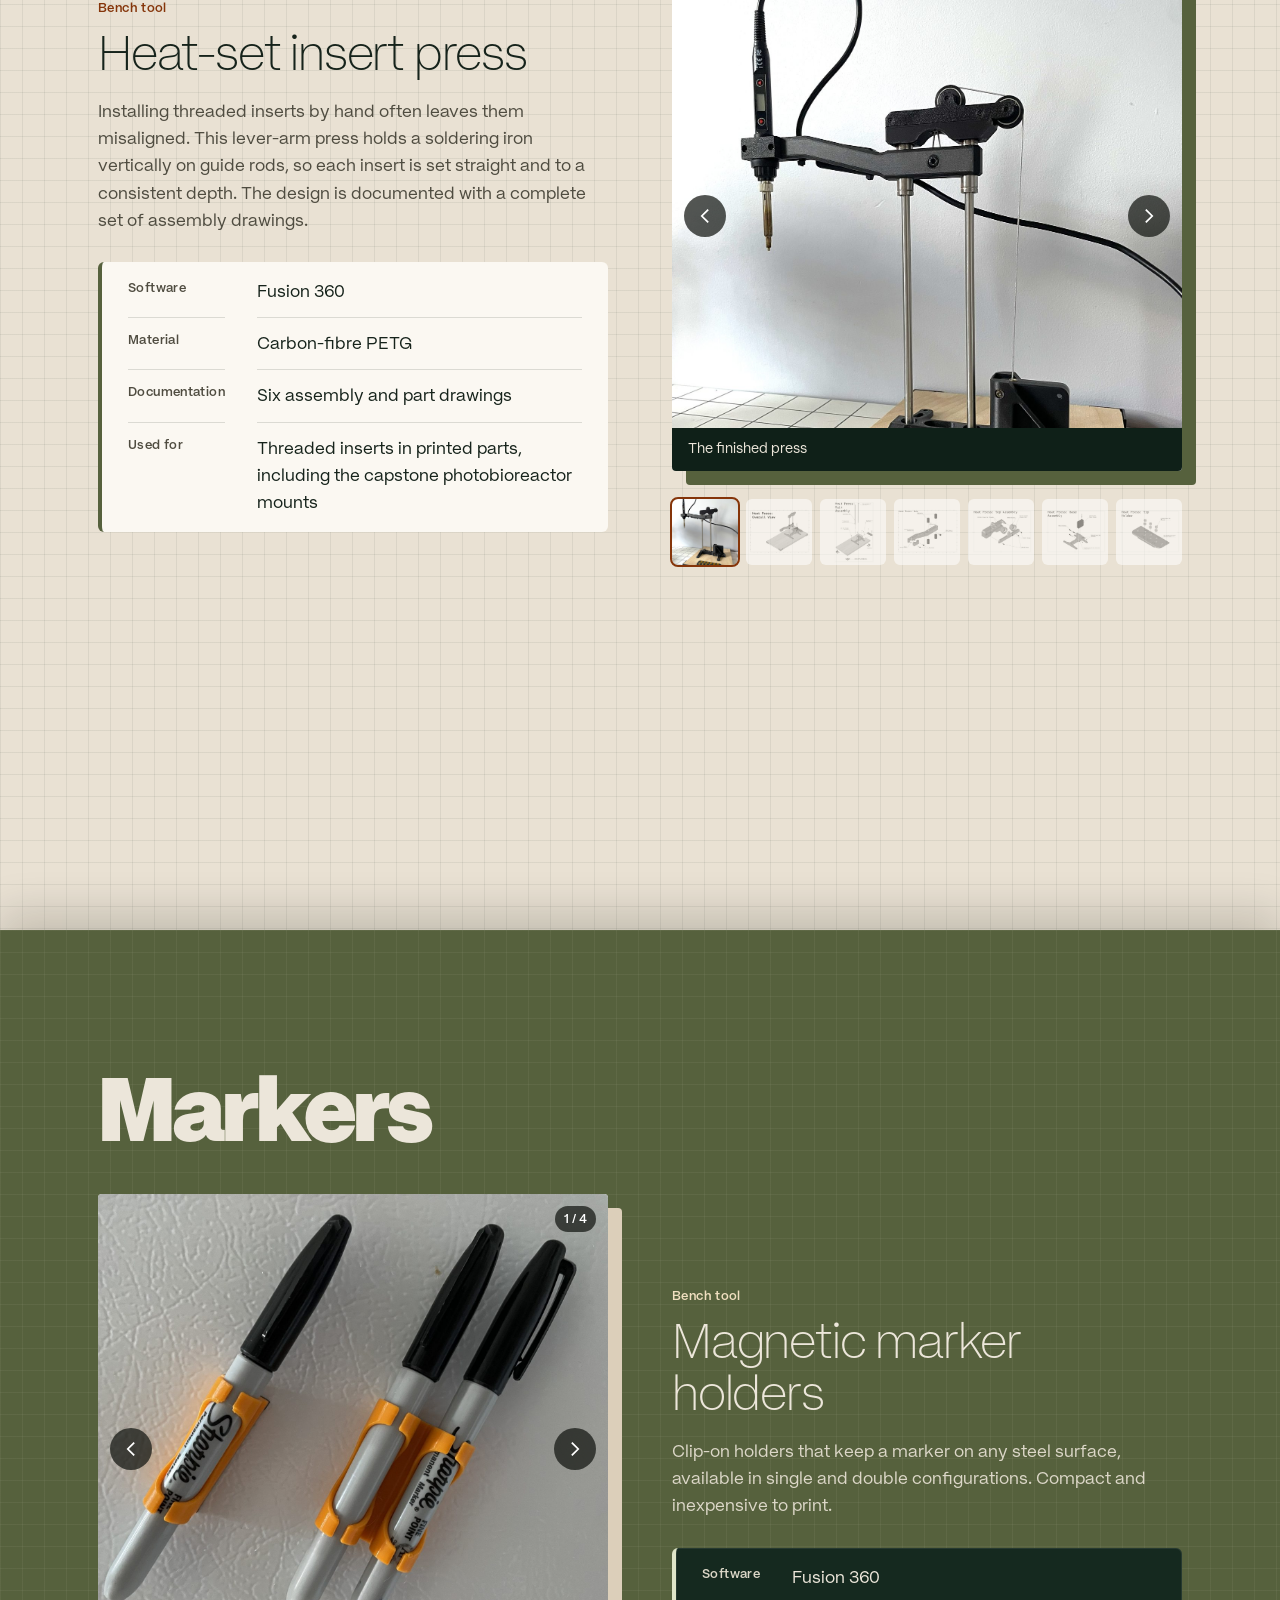
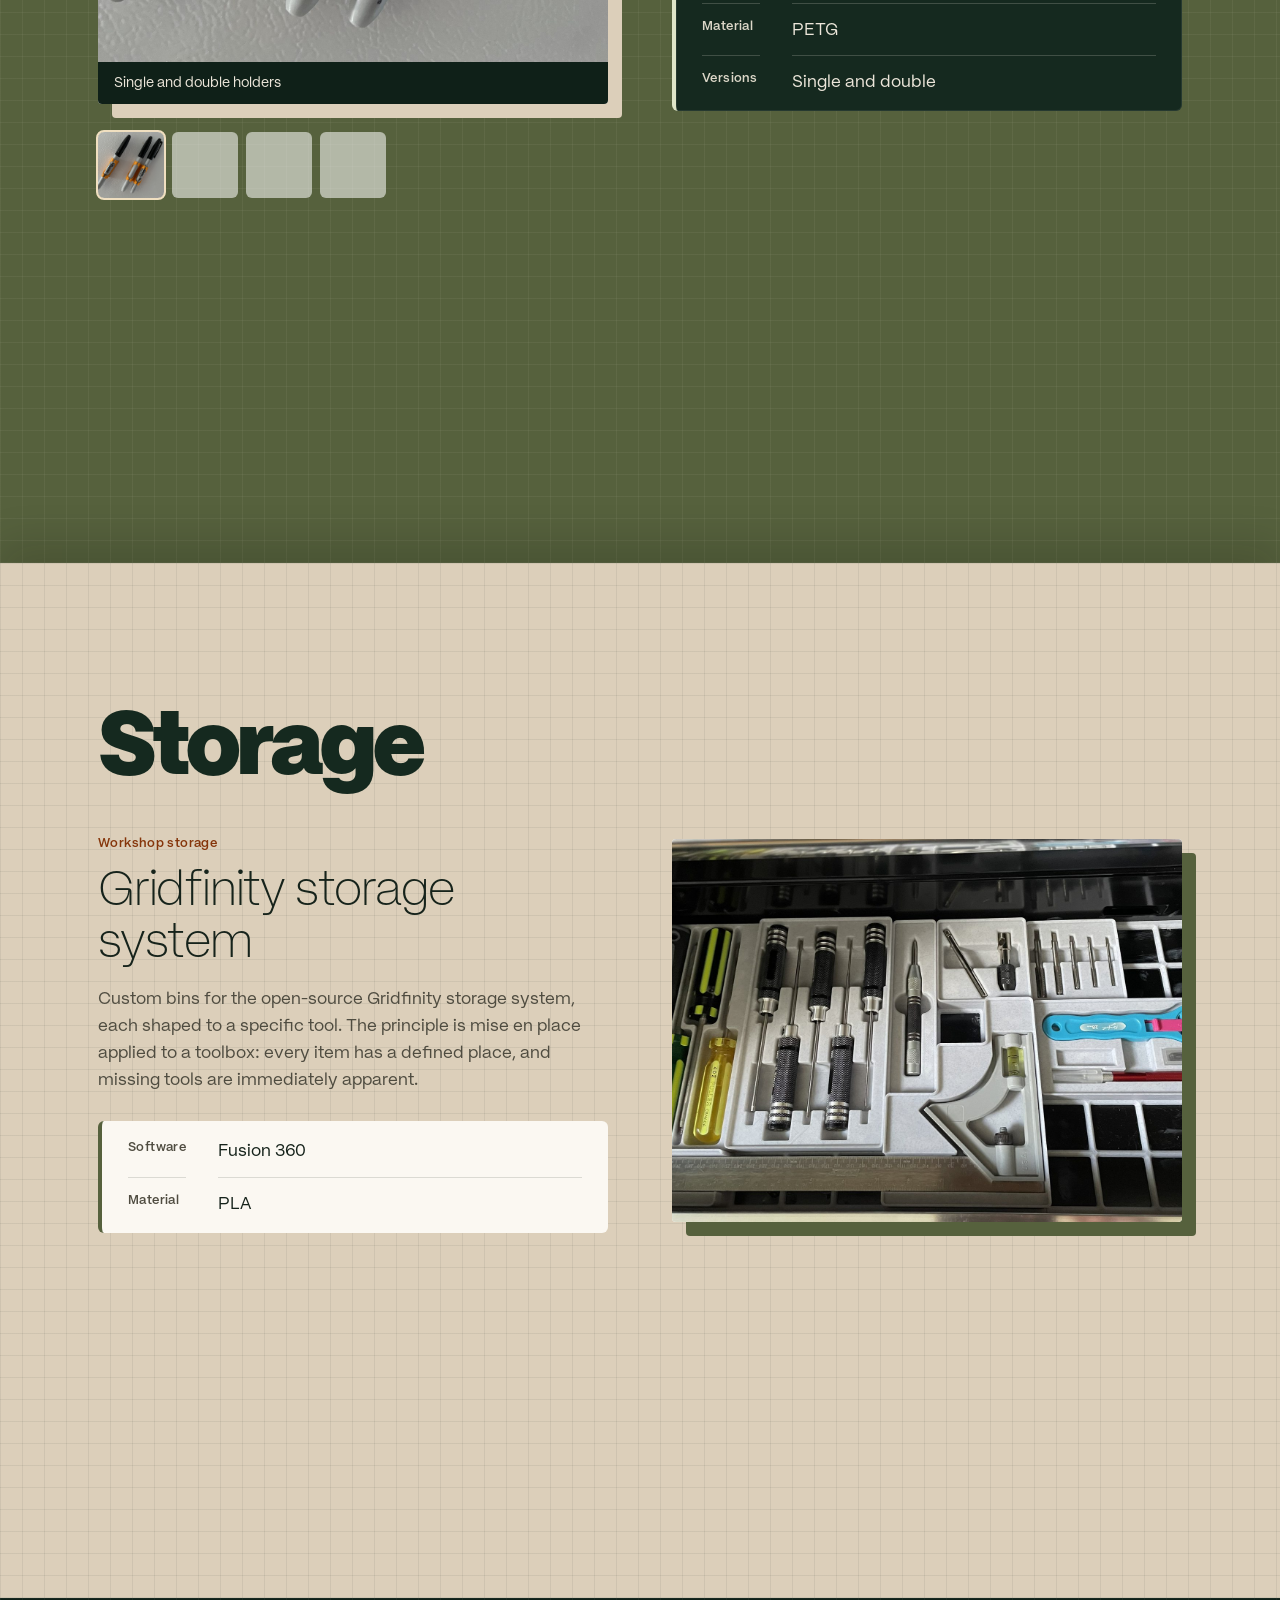
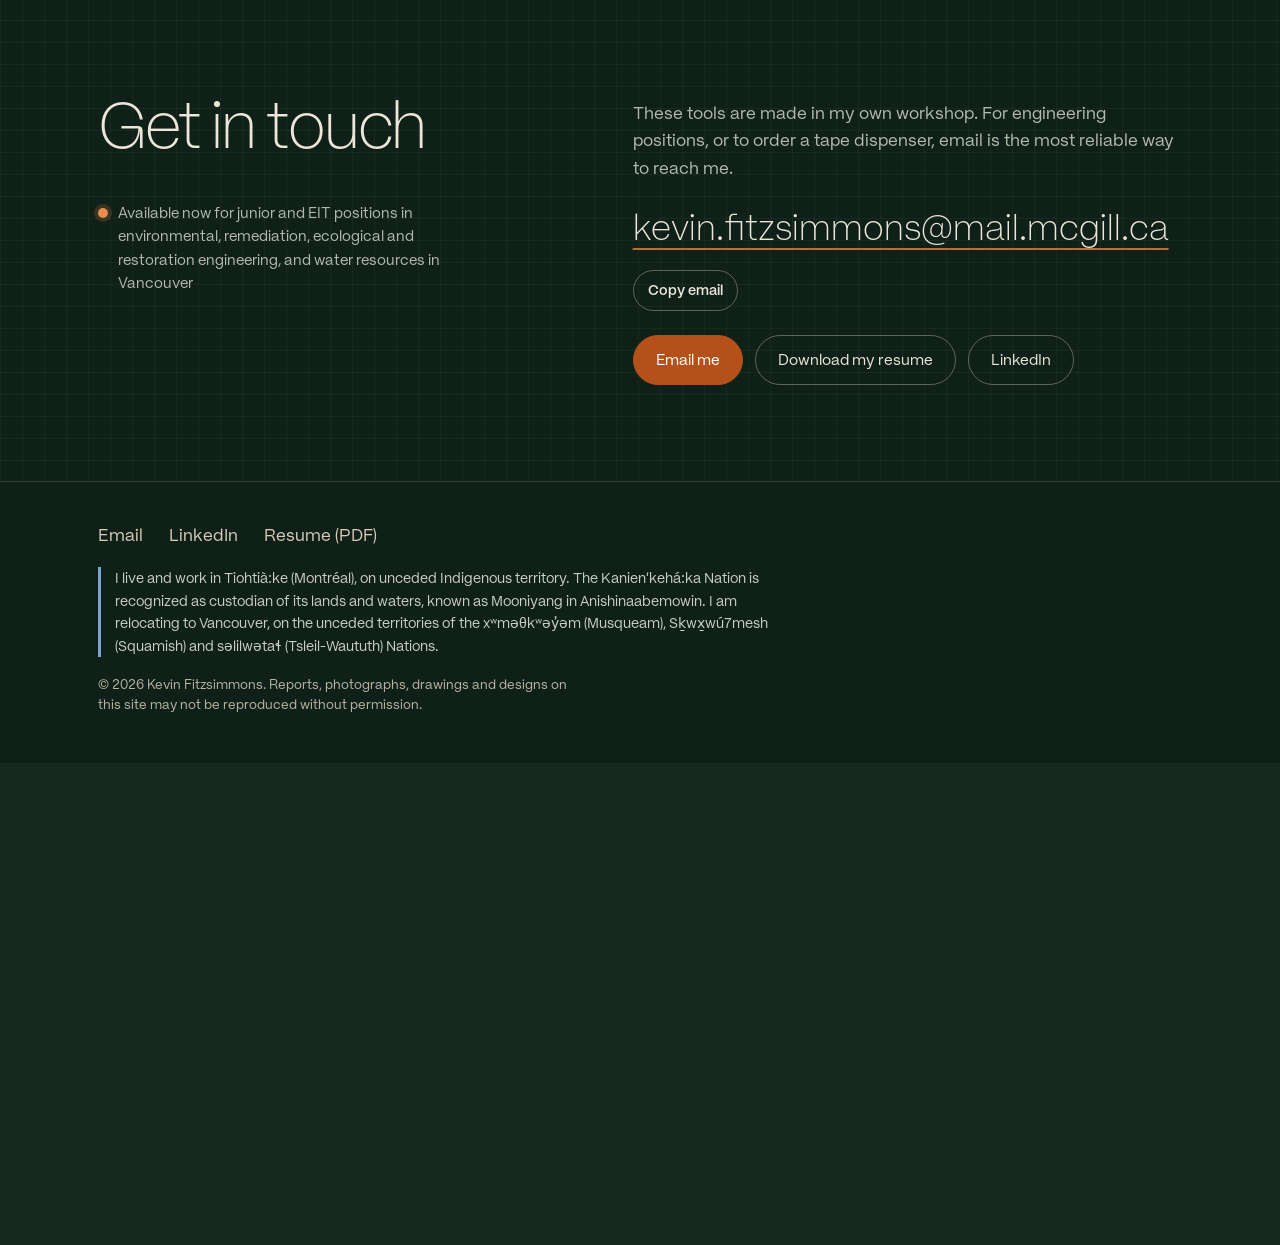
<file: tape-dispenser-photos.html>
<!DOCTYPE html><html lang="en"><head><meta charset="UTF-8"><title>Moved</title>
<meta http-equiv="refresh" content="0; url=printing.html#tape"><link rel="canonical" href="printing.html#tape"></head>
<body><p>This page has moved to <a href="printing.html#tape">printing.html#tape</a>.</p></body></html>
</file>
<file: style.css>
@font-face { font-family: "PP Mori"; src: url("fonts/mori-200.woff2") format("woff2"); font-weight: 200; font-style: normal; font-display: swap; }
@font-face { font-family: "PP Mori"; src: url("fonts/mori-200i.woff2") format("woff2"); font-weight: 200; font-style: italic; font-display: swap; }
@font-face { font-family: "PP Mori"; src: url("fonts/mori-400.woff2") format("woff2"); font-weight: 400; font-style: normal; font-display: swap; }
@font-face { font-family: "PP Mori"; src: url("fonts/mori-400i.woff2") format("woff2"); font-weight: 400; font-style: italic; font-display: swap; }
@font-face { font-family: "PP Mori"; src: url("fonts/mori-600.woff2") format("woff2"); font-weight: 600; font-style: normal; font-display: swap; }
@font-face { font-family: "PP Mori"; src: url("fonts/mori-600i.woff2") format("woff2"); font-weight: 600; font-style: italic; font-display: swap; }
@font-face { font-family: "PP Mori"; src: url("fonts/mori-900.woff2") format("woff2"); font-weight: 900; font-style: normal; font-display: swap; }
@font-face { font-family: "PP Mori"; src: url("fonts/mori-900i.woff2") format("woff2"); font-weight: 900; font-style: italic; font-display: swap; }
/* ============================================================
   Kevin Fitzsimmons — Engineering Portfolio
   Visual system taken from the cover of "Digestate to Clean Water":
   olive-black field, drafting grid, string-art ellipses, a black eye,
   Computer Modern type.
   ============================================================ */

@font-face { font-family: "CMU Serif"; src: url("fonts/cmu-serif-500-roman.woff2") format("woff2"); font-weight: 400; font-style: normal; font-display: swap; }
@font-face { font-family: "CMU Serif"; src: url("fonts/cmu-serif-500-italic.woff2") format("woff2"); font-weight: 400; font-style: italic; font-display: swap; }
@font-face { font-family: "CMU Serif"; src: url("fonts/cmu-serif-700-roman.woff2") format("woff2"); font-weight: 700; font-style: normal; font-display: swap; }
@font-face { font-family: var(--sans); src: url("fonts/inter-tight-latin-400-normal.woff2") format("woff2"); font-weight: 400; font-display: swap; }
@font-face { font-family: var(--sans); src: url("fonts/inter-tight-latin-500-normal.woff2") format("woff2"); font-weight: 500; font-display: swap; }
@font-face { font-family: var(--sans); src: url("fonts/inter-tight-latin-600-normal.woff2") format("woff2"); font-weight: 600; font-display: swap; }

:root {
  /* colour — sampled from the report cover */
  --spine: #1b1f19;      /* the dark title column */
  --field: #262b23;      /* the gridded ground */
  --raise: #2d3329;      /* panels, image mats */
  --bone: #c4c7c2;       /* drafting lines */
  --paper: #e8eae4;      /* primary text */
  --muted: #b3b8ad;      /* secondary text */
  --accent: #ff7a3d;     /* hi-vis orange: the field vest, used only for what matters */
  --accent-ink: #1b1f19;
  --rule: rgba(196, 199, 194, 0.2);
  --grid: rgba(196, 199, 194, 0.045);
  --eye: #000;

  --serif: "CMU Serif", "Latin Modern Roman", "Computer Modern", Georgia, serif;
  --sans: "PP Mori", "Inter Tight", "Helvetica Neue", Arial, sans-serif;
  --display: "PP Mori", "Inter Tight", "Helvetica Neue", Arial, sans-serif;

  /* type scale — 1.333 (perfect fourth) from 17px */
  --t-sm: 0.875rem;
  --t-base: 1.0625rem;
  --t-md: 1.4rem;
  --t-lg: 1.875rem;
  --t-xl: clamp(2.4rem, 5vw, 3.6rem);
  --t-xxl: clamp(3rem, 8.5vw, 6.4rem);

  --measure: 64ch;
  --page: 1180px;
  --gut: clamp(20px, 4vw, 48px);
  --ease: cubic-bezier(.2, .7, .2, 1);
}

*, *::before, *::after { box-sizing: border-box; }

html { -webkit-text-size-adjust: 100%; }

body {
  margin: 0;
  color: var(--paper);
  font-family: var(--sans);
  font-size: var(--t-base);
  line-height: 1.6;
  background-color: var(--field);
  background-image:
    linear-gradient(var(--grid) 1px, transparent 1px),
    linear-gradient(90deg, var(--grid) 1px, transparent 1px);
  background-size: 22px 22px;
  -webkit-font-smoothing: antialiased;
  text-rendering: optimizeLegibility;
}

img { max-width: 100%; display: block; }
a { color: inherit; }
::selection { background: var(--paper); color: var(--spine); }

:focus-visible {
  outline: 1.5px solid var(--paper);
  outline-offset: 3px;
}

.skip {
  position: absolute; left: -999px; top: 8px; z-index: 100;
  background: var(--paper); color: var(--spine); padding: 8px 14px;
}
.skip:focus { left: 8px; }

/* ---------- type ---------- */
h1, h2, h3, h4 {
  font-family: var(--serif);
  font-weight: 400;
  line-height: 1.08;
  margin: 0;
  letter-spacing: -0.005em;
}
h2 { font-size: var(--t-xl); }
h3 { font-size: var(--t-md); line-height: 1.2; }

p { margin: 0 0 1em; max-width: var(--measure); }

.sc {
  font-family: var(--serif);
  font-variant-caps: small-caps;
  font-feature-settings: "smcp";
  letter-spacing: 0.06em;
  font-size: 1.05rem;
  color: var(--muted);
}

.serif { font-family: var(--serif); }
.italic { font-family: var(--serif); font-style: italic; }

.lead {
  font-family: var(--serif);
  font-size: clamp(1.35rem, 2.3vw, 1.75rem);
  line-height: 1.42;
  max-width: 36ch;
  color: var(--paper);
}

.muted { color: var(--muted); }

.link {
  text-decoration: underline;
  text-decoration-color: rgba(232, 234, 228, 0.35);
  text-underline-offset: 0.22em;
  text-decoration-thickness: 1px;
  transition: text-decoration-color .2s;
}
.link:hover { text-decoration-color: var(--paper); }

/* ---------- layout ---------- */
.page { max-width: var(--page); margin: 0 auto; padding: 0 var(--gut); }

.section { padding: clamp(72px, 11vw, 140px) 0; }
.section + .section { border-top: 1px solid var(--rule); }

/* A section heading sits in the left column, content to the right — like a
   report's margin heading. */
.split {
  display: grid;
  grid-template-columns: minmax(0, 3fr) minmax(0, 8fr);
  gap: clamp(24px, 5vw, 72px);
}
.split > .split-head { padding-top: 0.5rem; }
.split-head .sc { display: block; }
@media (max-width: 820px) {
  .split { grid-template-columns: 1fr; gap: 20px; }
}

/* ---------- nav ---------- */
.nav {
  position: sticky; top: 0; z-index: 30;
  background: rgba(27, 31, 25, 0.88);
  backdrop-filter: blur(10px);
  -webkit-backdrop-filter: blur(10px);
  border-bottom: 1px solid var(--rule);
}
.nav-inner {
  max-width: var(--page); margin: 0 auto; padding: 14px var(--gut);
  display: flex; align-items: baseline; justify-content: space-between; gap: 24px;
}
.nav-name {
  font-family: var(--serif);
  font-size: 1.2rem;
  text-decoration: none;
  white-space: nowrap;
}
.nav-links { display: flex; gap: clamp(16px, 3vw, 34px); flex-wrap: wrap; justify-content: flex-end; }
.nav-links a {
  font-family: var(--serif);
  font-variant-caps: small-caps;
  font-feature-settings: "smcp";
  letter-spacing: 0.06em;
  font-size: 1.08rem;
  text-decoration: none;
  color: var(--muted);
  padding-bottom: 2px;
  border-bottom: 1px solid transparent;
  transition: color .2s, border-color .2s;
}
.nav-links a:hover { color: var(--paper); }
.nav-links a[aria-current="page"] { color: var(--paper); border-bottom-color: var(--paper); }

@media (max-width: 600px) {
  .nav-inner { flex-direction: column; align-items: flex-start; gap: 6px; padding-top: 12px; padding-bottom: 10px; }
  .nav-links { justify-content: flex-start; width: 100%; gap: 2px 16px; flex-wrap: wrap; }
  .nav-links a { font-size: 0.98rem; letter-spacing: 0.03em; }
}

/* ============================================================
   SPLASH — the cover, live
   ============================================================ */
.cover {
  position: relative;
  height: 100vh; height: 100svh;
  min-height: 560px;
  display: grid;
  --spine-w: clamp(150px, 17vw, 250px);
  grid-template-columns: minmax(0, 1fr) var(--spine-w);
  background: var(--raise);
  background-image:
    linear-gradient(rgba(196, 199, 194, 0.07) 1px, transparent 1px),
    linear-gradient(90deg, rgba(196, 199, 194, 0.07) 1px, transparent 1px);
  background-size: 18px 18px;
  overflow: hidden;
}
.cover-art { position: relative; overflow: hidden; }
.cover-art canvas { position: absolute; inset: 0; width: 100%; height: 100%; }

.cover-spine {
  background: var(--spine);
  position: relative;
  display: flex; flex-direction: column; align-items: center; justify-content: space-between;
  padding: 22px 0 28px;
}
.cover-date { color: var(--bone); font-size: 1rem; }
.cover-title {
  writing-mode: vertical-rl;
  transform: rotate(180deg);
  display: flex; flex-direction: column-reverse; gap: clamp(6px, 1vw, 14px);
  align-items: flex-start; justify-content: flex-start;
  flex: 1; min-height: 0;
  padding-top: 18px;
  margin: 0;
}
.cover-title .name {
  font-family: var(--serif);
  font-weight: 400;
  font-size: clamp(2.8rem, calc((100svh - 120px) / 9.3), 7rem);
  line-height: 0.9;
  color: var(--bone);
  letter-spacing: 0.005em;
  white-space: nowrap;
}
.cover-title .role {
  font-family: var(--serif);
  font-style: italic;
  font-size: clamp(1.3rem, 3.6vh, 2.3rem);
  line-height: 1;
  color: var(--bone);
  white-space: nowrap;
}

.cover-nav {
  position: absolute; left: var(--gut); top: 22px; right: calc(var(--spine-w) + var(--gut));
  display: flex; justify-content: space-between; align-items: baseline; gap: 20px;
  z-index: 2;
}
.cover-nav .nav-links a { color: var(--bone); }
.cover-nav .nav-links a:hover { color: #fff; }
.cover-mark { font-family: var(--serif); font-size: 1.15rem; color: var(--bone); text-decoration: none; }

.cover-foot {
  position: absolute; left: var(--gut); bottom: 24px; right: calc(var(--spine-w) + var(--gut));
  z-index: 2;
  display: flex; justify-content: space-between; align-items: flex-end; gap: 24px;
}
.cover-foot .sc { color: var(--bone); line-height: 1.35; }
.cover-scroll {
  font-family: var(--serif); font-style: italic; color: var(--bone);
  text-decoration: none; font-size: 1.05rem;
  border-bottom: 1px solid rgba(196,199,194,.4);
}
.cover-scroll:hover { border-bottom-color: var(--bone); }

/* page-load: the spine type settles in once */
@media (prefers-reduced-motion: no-preference) {
  .cover-title .name, .cover-title .role, .cover-date {
    animation: settle 1.6s var(--ease) both;
  }
  .cover-title .role { animation-delay: .25s; }
  .cover-date { animation-delay: .5s; }
  .cover-art canvas { animation: fade 2.2s ease both; }
}
@keyframes settle { from { opacity: 0; transform: translateY(-28px); } to { opacity: 1; transform: none; } }
@keyframes fade { from { opacity: 0; } to { opacity: 1; } }

@media (max-width: 760px) {
  .cover {
    grid-template-columns: 1fr;
    grid-template-rows: minmax(0, 1fr) auto;
    height: auto; min-height: 100svh;
  }
  .cover-art { min-height: 62svh; }
  .cover-spine {
    flex-direction: column; align-items: flex-start; justify-content: flex-end;
    padding: 26px var(--gut) 30px; gap: 10px;
  }
  .cover-title { writing-mode: horizontal-tb; transform: none; flex-direction: column; gap: 8px; padding: 0; flex: none; }
  .cover-title .name { font-size: clamp(2.8rem, 13vw, 4.2rem); white-space: normal; line-height: 0.95; }
  .cover-title .role { font-size: 1.4rem; }
  .cover-date { order: -1; }
  .cover-foot { display: none; }
  .cover-scroll { display: none; }
  .cover-nav { top: 16px; right: var(--gut); }
  .cover-mark { display: none; }
  .cover-nav .nav-links { justify-content: flex-start; width: 100%; gap: 2px 16px; flex-wrap: wrap; }
  .cover-nav .nav-links a { font-size: 0.98rem; letter-spacing: 0.03em; }
}

/* ============================================================
   INNER PAGE HEADER — a cropped strip of the cover
   ============================================================ */
.masthead {
  position: relative;
  border-bottom: 1px solid var(--rule);
  background: var(--raise);
  background-image:
    linear-gradient(rgba(196, 199, 194, 0.06) 1px, transparent 1px),
    linear-gradient(90deg, rgba(196, 199, 194, 0.06) 1px, transparent 1px);
  background-size: 18px 18px;
  overflow: hidden;
}
.masthead canvas {
  position: absolute; top: 0; right: 0; height: 100%; width: 62%;
  -webkit-mask-image: linear-gradient(90deg, transparent 0%, #000 38%);
  mask-image: linear-gradient(90deg, transparent 0%, #000 38%);
}
.masthead-inner {
  position: relative; z-index: 1;
  max-width: var(--page); margin: 0 auto;
  padding: clamp(64px, 10vw, 120px) var(--gut) clamp(48px, 7vw, 84px);
}
.masthead h1 { font-size: var(--t-xxl); max-width: 11ch; line-height: 0.98; }
.masthead .sub {
  font-family: var(--serif); font-style: italic;
  font-size: clamp(1.3rem, 2.4vw, 1.8rem);
  color: var(--bone); margin-top: 18px; max-width: 30ch;
}
.masthead .sc { display: block; margin-bottom: 22px; color: var(--bone); }
.masthead .back { font-family: var(--serif); font-style: italic; color: var(--bone); }

@media (max-width: 760px) {
  .masthead canvas { width: 100%; opacity: .32; -webkit-mask-image: none; mask-image: none; }
}

/* ============================================================
   COMPONENTS
   ============================================================ */

/* definition list used as a spec sheet */
.facts { margin: 0; display: grid; grid-template-columns: max-content 1fr; column-gap: 32px; }
.facts dt, .facts dd { padding: 12px 0; border-top: 1px solid var(--rule); margin: 0; }
.facts dt {
  font-family: var(--serif); font-variant-caps: small-caps; font-feature-settings: "smcp";
  letter-spacing: 0.05em; color: var(--muted); font-size: 1.05rem;
}
.facts dd { color: var(--paper); }
@media (max-width: 520px) {
  .facts { grid-template-columns: 1fr; }
  .facts dd { border-top: 0; padding-top: 0; }
}

/* buttons */
.btn {
  display: inline-flex; align-items: center; gap: 10px;
  font-family: var(--sans); font-weight: 500; font-size: 0.95rem;
  text-decoration: none;
  padding: 12px 22px;
  border-radius: 999px;
  border: 1px solid var(--bone);
  color: var(--paper);
  background: transparent;
  transition: background .2s, color .2s;
}
.btn:hover { background: var(--paper); color: var(--spine); }
.btn-solid { background: var(--paper); color: var(--spine); border-color: var(--paper); }
.btn-solid:hover { background: transparent; color: var(--paper); }
.btn-row { display: flex; flex-wrap: wrap; gap: 12px; margin-top: 28px; }

/* award line — set like a dedication, not a badge */
.honour {
  display: flex; gap: 14px; align-items: center;
  font-family: var(--serif); font-style: italic; color: var(--bone);
  font-size: 1.12rem;
}
.honour::before {
  content: ""; width: 12px; height: 12px; border-radius: 50%;
  background: var(--eye); box-shadow: 0 0 0 1px var(--bone);
  flex: none;
}

/* ---------- home: featured work ---------- */
.feature {
  display: grid;
  grid-template-columns: minmax(0, 7fr) minmax(0, 5fr);
  gap: clamp(28px, 5vw, 64px);
  align-items: end;
  text-decoration: none;
}
.feature-media {
  position: relative; overflow: hidden; background: var(--raise);
  aspect-ratio: 4 / 3;
}
.feature-media img { width: 100%; height: 100%; object-fit: cover; transition: transform 1.2s var(--ease); filter: saturate(.85); }
.feature:hover .feature-media img { transform: scale(1.025); }
.feature h3 { font-size: clamp(2rem, 4vw, 3rem); line-height: 1.02; margin: 10px 0 18px; }
.feature .italic { color: var(--bone); font-size: 1.2rem; }
.feature-cta { margin-top: 24px; display: inline-block; font-family: var(--serif); font-style: italic; font-size: 1.15rem; border-bottom: 1px solid var(--bone); }
@media (max-width: 820px) { .feature { grid-template-columns: 1fr; } }

.shelf {
  margin-top: clamp(56px, 8vw, 96px);
  display: grid; grid-template-columns: repeat(4, minmax(0, 1fr)); gap: clamp(16px, 2.4vw, 28px);
}
.shelf-item { text-decoration: none; display: block; }
.shelf-item .ph { aspect-ratio: 4 / 5; overflow: hidden; background: var(--raise); }
.shelf-item img { width: 100%; height: 100%; object-fit: cover; transition: transform 1s var(--ease); }
.shelf-item:hover img { transform: scale(1.03); }
.shelf-item h4 { font-size: 1.2rem; margin: 14px 0 4px; }
.shelf-item p { font-size: var(--t-sm); color: var(--muted); margin: 0; }
@media (max-width: 900px) { .shelf { grid-template-columns: repeat(2, minmax(0, 1fr)); } }

/* ---------- timeline ---------- */
.timeline { list-style: none; margin: 0; padding: 0; }
.timeline li {
  display: grid; grid-template-columns: 9.5rem 1fr; gap: 24px;
  padding: 22px 0; border-top: 1px solid var(--rule);
}
.timeline time { font-family: var(--serif); color: var(--muted); font-feature-settings: "onum"; font-size: 1.1rem; }
.timeline h3 { font-size: 1.3rem; }
.timeline .org { font-family: var(--serif); font-style: italic; color: var(--bone); margin: 2px 0 8px; }
.timeline p { margin: 0; color: var(--muted); max-width: 60ch; }
@media (max-width: 600px) { .timeline li { grid-template-columns: 1fr; gap: 6px; } }

/* ---------- process train (capstone) ---------- */
.train {
  list-style: none; margin: 40px 0 0; padding: 0;
  display: grid; grid-template-columns: repeat(4, minmax(0, 1fr));
  counter-reset: stage;
  position: relative;
}
.train::before { /* the pipe */
  content: ""; position: absolute; left: 0; right: 0; top: 23px; height: 1px; background: var(--bone); opacity: .5;
}
.train li { counter-increment: stage; padding-right: 22px; position: relative; }
.train li::before {
  content: counter(stage);
  display: grid; place-items: center;
  width: 46px; height: 46px; border-radius: 50%;
  background: var(--field); border: 1px solid var(--bone);
  font-family: var(--serif); font-size: 1.3rem; color: var(--paper);
  position: relative; margin-bottom: 22px;
}
.train li:last-child::before { background: var(--eye); }
.train h3 { font-size: 1.35rem; margin-bottom: 8px; }
.train p { font-size: 0.97rem; color: var(--muted); }
.train .out { font-family: var(--serif); font-style: italic; color: var(--bone); font-size: 1rem; margin-top: 10px; }
@media (max-width: 900px) {
  .train { grid-template-columns: 1fr 1fr; row-gap: 40px; }
  .train::before { display: none; }
}
@media (max-width: 520px) { .train { grid-template-columns: 1fr; } }

/* ---------- figures ---------- */
.figs { display: grid; grid-template-columns: repeat(12, minmax(0, 1fr)); gap: clamp(24px, 3vw, 36px) clamp(12px, 2vw, 22px); margin-top: 56px; align-items: start; }
.fig { margin: 0; grid-column: span 6; }
.fig.w8 { grid-column: span 8; } .fig.w4 { grid-column: span 4; } .fig.w12 { grid-column: span 12; }
.fig .ph { background: var(--raise); overflow: hidden; }
.fig img { width: 100%; height: 100%; object-fit: cover; }
/* CAD drawings are inverted into light linework on the dark plate,
   so they read like the cover rather than as white sheets of paper */
.drawing, .fig.drawing .ph { background: var(--spine); }
.drawing img, img.drawing { object-fit: contain; filter: invert(1) grayscale(1) brightness(.92) contrast(1.1); mix-blend-mode: screen; }
.fig figcaption { font-size: var(--t-sm); color: var(--muted); margin-top: 10px; max-width: 52ch; }
.fig figcaption b { font-family: var(--serif); font-weight: 400; font-variant-caps: small-caps; font-feature-settings: "smcp"; letter-spacing: .05em; color: var(--bone); margin-right: 6px; }
.fig button { all: unset; display: block; cursor: zoom-in; width: 100%; height: 100%; }
.fig button:focus-visible { outline: 1.5px solid var(--paper); outline-offset: 3px; }
@media (max-width: 760px) { .fig, .fig.w8, .fig.w4 { grid-column: span 12; } }

/* numbers that matter, set in the text face — not a stat banner */
.readings { margin: 40px 0 0; padding: 0; list-style: none; display: grid; grid-template-columns: repeat(3, minmax(0, 1fr)); gap: 0; }
.readings li { padding: 22px 24px 22px 0; border-top: 1px solid var(--bone); }
.readings strong { display: block; font-family: var(--serif); font-weight: 400; font-size: clamp(1.8rem, 3.4vw, 2.5rem); line-height: 1.05; margin-bottom: 8px; }
.readings span { color: var(--muted); font-size: 0.95rem; display: block; max-width: 30ch; }
@media (max-width: 760px) { .readings { grid-template-columns: 1fr; } }

.note {
  border-left: 1px solid var(--bone); padding: 4px 0 4px 22px; margin-top: 32px;
  color: var(--muted); max-width: 62ch;
}
.note p { margin: 0; }
.note .italic { color: var(--bone); }

/* reports */
.reports { display: grid; grid-template-columns: 1fr 1fr; gap: clamp(20px, 3vw, 40px); }
.report { border-top: 1px solid var(--bone); padding-top: 22px; display: flex; flex-direction: column; }
.report h3 { font-size: 1.6rem; margin: 6px 0 14px; }
.report p { color: var(--muted); font-size: 0.98rem; }
.report .btn { align-self: flex-start; margin-top: auto; }
@media (max-width: 760px) { .reports { grid-template-columns: 1fr; } }

/* ---------- product (fabrication) ---------- */
.product { display: grid; grid-template-columns: minmax(0, 6fr) minmax(0, 6fr); gap: clamp(28px, 5vw, 72px); align-items: start; }
.product-media { display: grid; grid-template-columns: 1fr 1fr; gap: 12px; }
.product-media .main { grid-column: span 2; }
.product-media > * { background: var(--raise); overflow: hidden; aspect-ratio: 1; }
.product-media button { all: unset; display: block; cursor: zoom-in; background: var(--raise); overflow: hidden; }
.product-media button.main { aspect-ratio: 1; }
.product-media button.main img { object-position: 50% 60%; }
.product-media button.drawing { background: var(--spine); }
.product-media button:focus-visible { outline: 1.5px solid var(--paper); outline-offset: 3px; }
.product-media img { width: 100%; height: 100%; object-fit: cover; }
.product h2 { font-size: clamp(2.1rem, 4vw, 3rem); margin: 8px 0 18px; }
.price { font-family: var(--serif); font-size: 2rem; margin: 24px 0 0; }
.price small { font-size: 1rem; color: var(--muted); margin-left: 6px; }
.swatches { display: flex; flex-wrap: wrap; gap: 8px 14px; list-style: none; padding: 0; margin: 4px 0 0; }
.swatches li { display: flex; align-items: center; gap: 8px; font-size: 0.95rem; }
.swatches i { width: 14px; height: 14px; border-radius: 50%; display: inline-block; box-shadow: inset 0 0 0 1px rgba(255,255,255,.25); }
@media (max-width: 860px) { .product { grid-template-columns: 1fr; } }

.projects { display: grid; gap: clamp(56px, 8vw, 96px); }
.project { display: grid; grid-template-columns: minmax(0, 5fr) minmax(0, 7fr); gap: clamp(24px, 4vw, 56px); align-items: center; }
.project:nth-child(even) .project-media { order: 2; }
.project-media { aspect-ratio: 4 / 3; overflow: hidden; background: var(--raise); }
.project-media img { width: 100%; height: 100%; object-fit: cover; }
.project h3 { font-size: clamp(1.7rem, 3vw, 2.3rem); margin-bottom: 14px; }
.project .made { margin-top: 14px; font-family: var(--serif); font-style: italic; color: var(--bone); }
@media (max-width: 760px) {
  .project { grid-template-columns: 1fr; }
  .project:nth-child(even) .project-media { order: 0; }
}

/* ---------- contact ---------- */
.about { display: grid; grid-template-columns: minmax(0, 4fr) minmax(0, 7fr); gap: clamp(28px, 6vw, 88px); align-items: start; }
.portrait { margin: 0; position: relative; }
.portrait img { width: 100%; height: auto; aspect-ratio: 4 / 5; object-fit: cover; object-position: 50% 30%; filter: grayscale(1) contrast(1.05); }
.portrait figcaption { margin-top: 12px; }
@media (max-width: 820px) { .about { grid-template-columns: 1fr; } .portrait { max-width: 360px; } }

.closer { text-align: left; }
.closer h2 { font-size: var(--t-xxl); max-width: 12ch; line-height: 0.98; }
.closer .mail { font-family: var(--serif); font-size: clamp(1.4rem, 3vw, 2.2rem); display: inline-block; margin-top: 28px; word-break: break-all; }

/* ---------- gallery ---------- */
.gallery { columns: 3 260px; column-gap: 18px; }
.gallery button {
  all: unset; display: block; width: 100%; margin: 0 0 18px; break-inside: avoid; cursor: zoom-in;
  background: var(--raise);
}
.gallery button:focus-visible { outline: 1.5px solid var(--paper); outline-offset: 3px; }
.gallery img { width: 100%; height: auto; transition: opacity .3s; }
.gallery button:hover img { opacity: .85; }

.lightbox {
  position: fixed; inset: 0; z-index: 100;
  background: rgba(14, 16, 13, 0.96);
  display: none; align-items: center; justify-content: center;
  padding: 56px 72px;
}
.lightbox.is-open { display: flex; }
.lightbox figure { margin: 0; max-width: 100%; max-height: 100%; display: flex; flex-direction: column; align-items: center; }
.lightbox img { max-width: 100%; max-height: calc(100vh - 150px); object-fit: contain; }
.lightbox figcaption { margin-top: 14px; color: var(--bone); font-family: var(--serif); font-style: italic; text-align: center; }
.lightbox button {
  all: unset; cursor: pointer; position: absolute; color: var(--bone);
  font-family: var(--serif); font-size: 2.4rem; line-height: 1; padding: 10px 14px;
}
.lightbox button:hover { color: #fff; }
.lightbox button:focus-visible { outline: 1px solid var(--bone); }
.lightbox .lb-close { top: 14px; right: 18px; font-size: 1.15rem; font-style: italic; }
.lightbox .lb-prev { left: 12px; top: 50%; transform: translateY(-50%); }
.lightbox .lb-next { right: 12px; top: 50%; transform: translateY(-50%); }
@media (max-width: 600px) { .lightbox { padding: 56px 12px 72px; } .lightbox .lb-prev, .lightbox .lb-next { top: auto; bottom: 14px; transform: none; } }

/* ---------- footer ---------- */
.footer { border-top: 1px solid var(--rule); background: var(--spine); }
.footer-inner {
  max-width: var(--page); margin: 0 auto; padding: 40px var(--gut) 48px;
  display: flex; flex-wrap: wrap; justify-content: space-between; gap: 18px 40px; align-items: baseline;
}
.footer-links { display: flex; gap: 26px; flex-wrap: wrap; }
.footer-links a { text-decoration: none; color: var(--bone); }
.footer-links a:hover { color: #fff; }
.footer small { color: var(--muted); font-size: 0.82rem; max-width: 60ch; line-height: 1.5; }

/* ---------- principles (home "How I work", kitchen lessons) ---------- */
.pillars {
  display: grid; grid-template-columns: repeat(3, minmax(0, 1fr));
  gap: clamp(36px, 5vw, 64px) clamp(24px, 4vw, 56px);
}
.pillars article { border-top: 1px solid var(--bone); padding-top: 22px; }
.pillars h3 { font-size: clamp(1.4rem, 2.2vw, 1.75rem); line-height: 1.15; margin-bottom: 14px; max-width: 16ch; }
.pillars p { color: var(--muted); font-size: 0.98rem; }
.pillars .link { font-family: var(--serif); font-style: italic; font-size: 1.08rem; }
@media (max-width: 900px) { .pillars { grid-template-columns: 1fr 1fr; } }
@media (max-width: 600px) { .pillars { grid-template-columns: 1fr; } }

/* ---------- coursework ---------- */
.course-grid { display: grid; gap: 40px; margin-top: 40px; }
.courses h3 { font-size: 1.3rem; margin-bottom: 8px; }
.courses ul { list-style: none; margin: 0; padding: 0; columns: 2 280px; column-gap: 40px; }
.courses li {
  display: flex; justify-content: space-between; gap: 16px; break-inside: avoid;
  padding: 10px 0; border-bottom: 1px solid var(--rule);
}
.courses .grade { font-family: var(--sans); font-weight: 500; color: var(--bone); font-size: 0.95rem; white-space: nowrap; }

/* ---------- roles wanted ---------- */
.roles { list-style: none; margin: 0; padding: 0; }
.roles li {
  font-family: var(--serif); font-size: clamp(1.5rem, 3vw, 2.2rem); line-height: 1.2;
  padding: 16px 0; border-top: 1px solid var(--rule);
  display: flex; align-items: center; gap: 18px;
}
.roles li::before {
  content: ""; width: 10px; height: 10px; border-radius: 50%; flex: none;
  background: var(--eye); box-shadow: 0 0 0 1px var(--bone);
}
.offclock dt { min-width: 9.5rem; }

.feature-flip { grid-template-columns: minmax(0, 5fr) minmax(0, 7fr); }
.feature-flip .feature-media { order: 2; }
@media (max-width: 820px) { .feature-flip { grid-template-columns: 1fr; } .feature-flip .feature-media { order: 0; } }

.field-portrait { margin: 28px 0 0; max-width: 260px; }
.field-portrait img { width: 100%; height: auto; aspect-ratio: 3 / 4; object-fit: cover; }
.field-portrait figcaption { margin-top: 10px; font-size: 0.95rem; }
@media (max-width: 820px) { .field-portrait { max-width: 220px; } }

/* ============================================================
   RHYTHM: content sections alternate between the dark field and
   a light "report page", so long reading happens on paper and the
   dark bands frame the showpieces.
   ============================================================ */
main > section.section:nth-of-type(odd) {
  --paper: #1b1f19;
  --muted: #4b5246;
  --bone: #2d3329;
  --rule: rgba(27, 31, 25, 0.14);
  --field: #eef0ea;
  --raise: #dfe3da;
  --accent: #c2410c;
  --accent-ink: #ffffff;
  color: var(--paper);
  background-color: #eef0ea;
  background-image:
    linear-gradient(rgba(27, 31, 25, 0.045) 1px, transparent 1px),
    linear-gradient(90deg, rgba(27, 31, 25, 0.045) 1px, transparent 1px);
  background-size: 22px 22px;
  border-top: 0;
}
main > section.section:nth-of-type(odd) + section.section { border-top: 0; }
main > section.section:nth-of-type(odd) ::selection { background: var(--paper); color: #eef0ea; }
main > section.section:nth-of-type(odd) .drawing img,
main > section.section:nth-of-type(odd) img.drawing { mix-blend-mode: normal; }
main > section.section:nth-of-type(odd) .drawing,
main > section.section:nth-of-type(odd) .fig.drawing .ph,
main > section.section:nth-of-type(odd) .product-media button.drawing { background: #1b1f19; }
main > section.section:nth-of-type(odd) .feature-media img { filter: none; }

/* ---------- accent: only on what someone should act on or notice ---------- */
.split-head .sc, .closer > .sc, .feature .sc, .product .sc { color: var(--accent); }
.btn-solid { background: var(--accent); border-color: var(--accent); color: var(--accent-ink); }
.btn-solid:hover { background: transparent; color: var(--paper); border-color: var(--paper); }
.link { text-decoration-color: var(--accent); text-decoration-thickness: 1.5px; }
.link:hover { text-decoration-color: var(--paper); }
.feature-cta { border-bottom-color: var(--accent); }
.honour::before { background: var(--accent); box-shadow: none; }
.roles li::before { background: var(--accent); box-shadow: none; }
.readings li { border-top-color: var(--accent); border-top-width: 2px; }
.train li:last-child::before { background: var(--accent); border-color: var(--accent); color: var(--accent-ink); }
.pillars article { border-top: 2px solid var(--accent); }
.nav-links a[aria-current="page"] { border-bottom-color: var(--accent); }
.report { border-top: 2px solid var(--accent); }
.price { color: var(--accent); }
.closer .mail { text-decoration-color: var(--accent); }

/* ---------- career chart ---------- */
.career-scroll { overflow-x: auto; -webkit-overflow-scrolling: touch; padding-bottom: 6px; }
.career { min-width: 760px; display: grid; gap: 10px; }
.career-years, .career-track { display: grid; grid-template-columns: repeat(68, minmax(0, 1fr)); align-items: center; }
.career-years { margin-left: 8.5rem; font-family: var(--serif); color: var(--muted); font-size: 0.95rem; border-bottom: 1px solid var(--rule); padding-bottom: 6px; font-feature-settings: "onum"; }
.career-row { display: grid; grid-template-columns: 8.5rem 1fr; align-items: center; min-height: 44px; }
.career-label { font-size: 1.02rem; }
.career-track { position: relative; height: 44px; grid-template-rows: 30px 14px;
  background-image: repeating-linear-gradient(90deg, var(--rule) 0 1px, transparent 1px calc(100% / 17)); }
.bar {
  grid-row: 1; height: 30px; border-radius: 4px; display: flex; align-items: center; padding: 0 10px;
  font-size: 0.82rem; font-weight: 500; white-space: nowrap; overflow: hidden; color: #fff;
}
.bar.study { background: #59705f; }
.bar.kitchen { background: var(--accent); color: var(--accent-ink); }
.bar.eng { background: var(--paper); color: var(--field); }
.bar.eng2 { grid-row: 1; background: var(--accent); color: var(--accent-ink); z-index: 1; padding: 0 6px; }
.career-note { grid-row: 2; font-family: var(--serif); font-style: italic; font-size: 0.85rem; color: var(--muted); white-space: nowrap; line-height: 1; }

/* ---------- key classes ---------- */
.courses ul { columns: 2 300px; column-gap: 44px; }
.courses li { display: block; padding: 14px 0; }
.courses .cname { font-family: var(--serif); font-size: 1.12rem; line-height: 1.25; }
.courses .ccode { font-family: var(--sans); font-size: 0.78rem; color: var(--accent); margin-left: 6px; letter-spacing: 0.02em; white-space: nowrap; }
.courses li p { margin: 4px 0 0; color: var(--muted); font-size: 0.93rem; line-height: 1.5; }
.courses + .courses { margin-top: 8px; }

.career-note.right { text-align: right; padding-right: 6px; }
@media (max-width: 760px) {
  .career { min-width: 0; gap: 6px; }
  .career-row { grid-template-columns: 5.2rem 1fr; min-height: 38px; }
  .career-years { margin-left: 5.2rem; font-size: 0.66rem; }
  .career-years span:nth-child(4n+3) { visibility: hidden; }
  .career-label { font-size: 0.8rem; letter-spacing: 0.03em; }
  .career-track { height: 38px; grid-template-rows: 24px 14px; }
  .bar { height: 24px; font-size: 0.66rem; padding: 0 5px; }
  .career-note { font-size: 0.7rem; }
}

.bar .short { display: none; }
@media (max-width: 760px) {
  .bar .full { display: none; }
  .bar .short { display: inline; }
  .career-note { display: none; }
  .career-years span:last-child { visibility: hidden; }
  .career-track { grid-template-rows: 24px; height: 30px; }
  .career-row { min-height: 30px; }
}

/* ============================================================
   NAV DROPDOWNS
   ============================================================ */
html { scroll-padding-top: 84px; }
@media (prefers-reduced-motion: no-preference) { html { scroll-behavior: smooth; } }
[id] { scroll-margin-top: 84px; }

.nav-links { align-items: center; }
.nav-item { position: relative; display: flex; align-items: center; gap: 2px; }
.nav-toggle {
  all: unset; cursor: pointer; display: grid; place-items: center;
  width: 20px; height: 22px; color: var(--muted); border-radius: 4px;
  transition: color .2s, transform .2s;
}
.nav-toggle svg { width: 10px; height: 6px; transition: transform .2s; }
.nav-toggle:hover, .nav-item.is-open .nav-toggle { color: var(--accent); }
.nav-item.is-open .nav-toggle svg { transform: rotate(180deg); }
.nav-toggle:focus-visible { outline: 1.5px solid var(--paper); outline-offset: 1px; }
.nav-pdf { font-family: var(--sans); font-variant-caps: normal; font-feature-settings: normal; font-size: 0.62rem; letter-spacing: 0.06em;
  border: 1px solid currentColor; border-radius: 3px; padding: 0 4px; margin-left: 3px; vertical-align: 2px; }

.nav-menu {
  list-style: none; margin: 0; padding: 8px 0;
  position: absolute; top: calc(100% + 12px); left: -14px; z-index: 50;
  min-width: 250px;
  background: #151914; border: 1px solid rgba(196,199,194,.18); border-top: 2px solid var(--accent);
  border-radius: 0 0 8px 8px;
  box-shadow: 0 18px 40px rgba(0,0,0,.45);
  opacity: 0; visibility: hidden; transform: translateY(-6px);
  transition: opacity .18s ease, transform .18s ease, visibility 0s linear .18s;
}
.nav-menu::before { content: ""; position: absolute; left: 0; right: 0; top: -14px; height: 14px; } /* hover bridge */
.nav-item.is-open .nav-menu { opacity: 1; visibility: visible; transform: none; transition: opacity .18s ease, transform .18s ease; }
@media (hover: hover) and (pointer: fine) {
  .nav-item:hover .nav-menu, .nav-item:focus-within .nav-menu { opacity: 1; visibility: visible; transform: none; transition: opacity .18s ease, transform .18s ease; }
  .nav-item:hover .nav-toggle svg { transform: rotate(180deg); }
}
.nav-links .nav-menu a {
  display: block; padding: 9px 18px 9px 16px;
  font-family: var(--sans); font-variant-caps: normal; font-feature-settings: normal; letter-spacing: 0;
  font-size: 0.92rem; color: #c9cdc4; border: 0; border-left: 2px solid transparent; white-space: nowrap;
}
.nav-links .nav-menu a:hover, .nav-links .nav-menu a:focus-visible { color: #fff; background: rgba(255,255,255,.04); border-left-color: var(--accent); outline: none; }
.nav-item:last-child .nav-menu { left: auto; right: 0; }

/* phone menu */
.nav-burger { display: none; }
@media (max-width: 1100px) {
  .nav-inner { flex-direction: row !important; align-items: center !important; flex-wrap: wrap; }
  .nav-burger {
    all: unset; cursor: pointer; display: inline-flex; align-items: center; gap: 10px; margin-left: auto;
    font-family: var(--serif); font-variant-caps: small-caps; font-feature-settings: "smcp"; letter-spacing: 0.06em;
    font-size: 1.05rem; color: var(--bone); padding: 6px 2px;
  }
  .nav-burger:focus-visible { outline: 1.5px solid var(--paper); outline-offset: 3px; }
  .nav-burger-lines, .nav-burger-lines::before, .nav-burger-lines::after {
    display: block; width: 18px; height: 1.5px; background: var(--accent); position: relative; transition: transform .2s, background .2s;
  }
  .nav-burger-lines::before, .nav-burger-lines::after { content: ""; position: absolute; left: 0; }
  .nav-burger-lines::before { top: -6px; } .nav-burger-lines::after { top: 6px; }
  .menu-open .nav-burger-lines { background: transparent; }
  .menu-open .nav-burger-lines::before { transform: translateY(6px) rotate(45deg); }
  .menu-open .nav-burger-lines::after { transform: translateY(-6px) rotate(-45deg); }

  .nav-links, .cover-nav .nav-links { display: none; }
  .menu-open .nav-links {
    display: block; width: 100%; max-height: calc(100svh - 70px); overflow-y: auto;
    padding: 6px 0 14px; margin-top: 8px; border-top: 1px solid var(--rule);
  }
  .cover-nav.menu-open { background: #151914; left: 0; right: 0; top: 0; padding: 16px var(--gut); }
  .menu-open .nav-item { display: block; position: static; padding: 10px 0; border-bottom: 1px solid rgba(196,199,194,.12); }
  .menu-open .nav-toggle { display: none; }
  .menu-open .nav-links .nav-top { font-size: 1.25rem; color: var(--paper); }
  .menu-open .nav-links .nav-top[aria-current="page"] { color: var(--accent); border-bottom: 0; }
  .menu-open .nav-menu {
    position: static; opacity: 1; visibility: visible; transform: none; min-width: 0;
    background: none; border: 0; box-shadow: none; padding: 4px 0 0; display: flex; flex-wrap: wrap; gap: 0 4px;
  }
  .menu-open .nav-menu::before { display: none; }
  .menu-open .nav-links .nav-menu a { padding: 6px 10px 6px 0; font-size: 0.9rem; color: var(--muted); border-left: 0; white-space: normal; }
  .menu-open .nav-menu { gap: 0 18px; }
  .menu-open .nav-links .nav-menu a { padding: 6px 0; text-decoration: underline; text-decoration-color: rgba(196,199,194,.25); text-underline-offset: 4px; }
  .cover-nav { justify-content: flex-end; }
  .cover-nav.menu-open { flex-direction: column; align-items: stretch; bottom: 0; overflow-y: auto; z-index: 60; }
  .cover-nav.menu-open .nav-burger { align-self: flex-end; }
  .cover-nav.menu-open .nav-links { max-height: none; }
}

/* ============================================================
   EMPHASIS IN TEXT
   strong: key facts stand out in the text colour, a weight up
   em: a shift into the serif italic, for a phrase with a voice
   .hl: the accent, only for numbers and outcomes worth catching
   ============================================================ */
p strong, dd strong, li strong { font-weight: 600; color: var(--paper); }
p em, dd em, li em { font-family: var(--serif); font-style: italic; font-size: 1.08em; color: var(--paper); letter-spacing: 0.005em; }
.lead em { font-size: 1em; }
.hl { color: var(--accent); font-weight: 600; }
.timeline h3 { font-weight: 700; font-size: 1.22rem; }
.pillars h3 { font-weight: 700; }
.train h3 { font-weight: 700; }
.courses .cname { font-weight: 700; }

/* ============================================================
   v8: SOLID TOP BANNER ON EVERY PAGE
   ============================================================ */
:root { --banner-h: 72px; --teal: #2b6f7c; --teal-deep: #1d3f47; }
.nav {
  background: #121611;
  border-bottom: 3px solid var(--accent);
  box-shadow: 0 6px 22px rgba(0,0,0,.35);
  -webkit-backdrop-filter: none; backdrop-filter: none;
}
.nav-inner { min-height: var(--banner-h); padding-top: 0; padding-bottom: 0; align-items: center; }
.nav-name {
  font-family: var(--serif); font-weight: 700; font-size: 1.5rem; color: #fff; letter-spacing: 0.005em;
}
.nav-name:hover { color: var(--accent); }
.nav .nav-links { gap: clamp(14px, 2.4vw, 30px); }
.nav .nav-links .nav-top {
  font-family: var(--sans); font-variant-caps: normal; font-feature-settings: normal;
  font-weight: 600; font-size: 1.02rem; letter-spacing: 0.01em; color: #eef0ea;
  padding: 6px 0; border-bottom: 2px solid transparent;
}
.nav .nav-links .nav-top:hover { color: var(--accent); }
.nav .nav-links .nav-top[aria-current="page"] { color: var(--accent); border-bottom-color: var(--accent); }
.nav .nav-toggle { color: #c9cdc4; }
.nav .nav-pdf { color: var(--accent); border-color: var(--accent); }
.nav-menu { top: calc(100% + 22px); }
html { scroll-padding-top: calc(var(--banner-h) + 16px); }
[id] { scroll-margin-top: calc(var(--banner-h) + 16px); }

/* splash fills the screen under the banner */
.cover { height: calc(100vh - var(--banner-h) - 3px); height: calc(100svh - var(--banner-h) - 3px); min-height: 520px; }

@media (max-width: 760px) {
  :root { --banner-h: 60px; }
  .nav-name { font-size: 1.3rem; }
  .nav-burger { font-family: var(--sans); font-variant-caps: normal; font-feature-settings: normal; font-weight: 600; font-size: 1rem; color: #fff; letter-spacing: 0.02em; }
  .menu-open .nav-links .nav-top { font-family: var(--serif); font-weight: 700; font-size: 1.3rem; }
  .cover { height: auto; min-height: calc(100svh - var(--banner-h)); }
}

/* ============================================================
   v8: TEXT BOXES in a complementary deep teal
   light sections: pale teal panels  |  dark sections: deep teal panels
   ============================================================ */
main > section.section { --box-bg: #1f3337; --box-line: #3f8f9c; --box-ink: #eef0ea; }
main > section.section:nth-of-type(odd) { --box-bg: #ffffff; --box-line: var(--teal); --box-ink: #1b1f19; }
.masthead { border-bottom: 3px solid var(--teal); }

.pillars article, .train li, .readings li, .report, .courses, .note,
.facts, .timeline li, .roles, .course-grid > .courses {
  background: var(--box-bg);
  border-radius: 10px;
}
.pillars article { border-top: 0; border-left: 4px solid var(--box-line); padding: 24px 26px 26px; box-shadow: 0 2px 0 rgba(0,0,0,.04); }
.pillars article h3 { color: var(--box-ink); }

.train { gap: 16px; }
.train::before { display: none; }
.train li { padding: 24px 22px 22px; border-top: 4px solid var(--box-line); }
.train li::before { margin-bottom: 16px; background: var(--box-bg); }
.train li:last-child::before { background: var(--accent); }

.readings { gap: 14px; }
.readings li { padding: 22px 24px; border-top: 0; border-left: 4px solid var(--accent); }

.report { padding: 26px 26px 28px; border-top: 0; border-left: 4px solid var(--box-line); }
.note { border-left: 4px solid var(--box-line); padding: 20px 24px; border-radius: 0 10px 10px 0; max-width: 70ch; }

.facts { padding: 4px 26px; border-left: 4px solid var(--box-line); }
.facts dt:first-of-type, .facts dt:first-of-type + dd { border-top: 0; }

.timeline { display: grid; gap: 12px; }
.timeline li { padding: 20px 24px; border-top: 0; border-left: 4px solid var(--box-line); }

.course-grid { gap: 18px; }
.course-grid > .courses { padding: 22px 26px 12px; border-top: 4px solid var(--box-line); }
.course-grid > .courses li:last-child { border-bottom: 0; }

.roles { padding: 6px 26px; border-left: 4px solid var(--box-line); }
.roles li:first-child { border-top: 0; }

/* feature cards: text side in a panel */
.feature > div:last-child { background: var(--box-bg); padding: clamp(22px, 3vw, 34px); border-radius: 10px; border-left: 4px solid var(--box-line); }
.feature { align-items: stretch; }
.feature > div:last-child { display: flex; flex-direction: column; justify-content: center; }
.feature-cta { align-self: flex-start; }

/* labels on the light pages pick up the teal so orange stays for actions and numbers */
main > section.section:nth-of-type(odd) .split-head .sc { color: var(--teal); }
.split-head .sc { font-weight: 700; font-size: 1.15rem; }

@media (max-width: 600px) {
  .facts { padding: 4px 18px; }
  .pillars article, .timeline li, .report, .readings li { padding: 18px 18px; }
}
.feature-media { aspect-ratio: auto; position: relative; min-height: clamp(300px, 34vw, 460px); min-width: 0; }
.feature-media img { position: absolute; inset: 0; width: 100%; height: 100%; object-fit: cover; }
@media (max-width: 820px) { .feature-media { min-height: 0; aspect-ratio: 4 / 3; } }

/* ============================================================
   v9: no italic emphasis. Bold and colour only.
   (Species names in <i> keep scientific italics.)
   ============================================================ */
em, .italic, .org, .honour, .feature-cta, .pillars .link, .fig figcaption, .masthead .sub,
.train .out, .made, .back, .career-note, .cover-scroll, .note .italic, .lightbox figcaption,
.timeline .org, .feature .italic, .project .made {
  font-style: normal !important;
}
.timeline .org, .feature .italic, .train .out, .made { font-family: var(--sans); font-weight: 600; font-size: 0.92rem; letter-spacing: 0.01em; color: var(--box-line, var(--teal)); }
.feature .italic { font-size: 1rem; }
.honour { font-family: var(--sans); font-weight: 600; font-size: 0.95rem; color: var(--accent); }
.note .italic { font-family: var(--sans); font-weight: 700; color: var(--paper); }
.masthead .sub { font-family: var(--sans); font-weight: 500; font-size: clamp(1.05rem, 1.8vw, 1.35rem); color: #e3e6df; line-height: 1.45; }
.pillars .link, .feature-cta, .back .link { font-family: var(--sans); font-weight: 600; font-size: 0.95rem; }
p strong.hl { color: var(--accent); }
.fig figcaption, .lightbox figcaption { font-family: var(--sans); }

/* four approach cards as a 2 x 2 */
.pillars.four { grid-template-columns: repeat(2, minmax(0, 1fr)); }
@media (max-width: 600px) { .pillars.four { grid-template-columns: 1fr; } }

/* territorial acknowledgement in footer */
.footer-inner { flex-direction: column; align-items: flex-start; }
.footer small.land { display: block; max-width: 78ch; font-size: 0.88rem; color: #c9cdc4; line-height: 1.6;
  border-left: 3px solid var(--teal); padding-left: 14px; }

/* fonts that carry the Indigenous-language characters (ʷ θ ə ɬ ḵ x̱ y̓) */
body, .muted, p, dd, small { font-family: var(--sans); }

/* ============================================================
   v10: THREE-COLOUR BOX SYSTEM
   slate = projects and results  |  moss = timelines and facts  |  sand = notes and lessons
   ============================================================ */
:root { --slate: #3d5a80; --teal: #3d5a80; }
main > section.section {
  --slate-bg: #1f2a3a; --slate-line: #7ea3cf;
  --moss-bg: #2f3a24;  --moss-line: #9bb26a;
  --sand-bg: #3a3226;  --sand-line: #d6b47a;
}
main > section.section:nth-of-type(odd) {
  --slate-bg: #f2f5fa; --slate-line: #3d5a80;
  --moss-bg: #f6f8ef;  --moss-line: #6b7f3a;
  --sand-bg: #faf5ea;  --sand-line: #b08a4a;
}
/* slate */
.pillars article, .train li, .readings li, .report, .feature > div:last-child, .cproj, .cp-strip {
  --box-bg: var(--slate-bg); --box-line: var(--slate-line);
}
/* moss */
.facts, .timeline li, .roles, .course-grid > .courses {
  --box-bg: var(--moss-bg); --box-line: var(--moss-line);
}
/* sand */
.note, .pillars.lessons article {
  --box-bg: var(--sand-bg); --box-line: var(--sand-line);
}
.pillars article, .train li, .report, .feature > div:last-child, .facts, .timeline li, .roles,
.course-grid > .courses, .note { background: var(--box-bg); border-color: var(--box-line); }
.pillars article, .report, .feature > div:last-child, .facts, .timeline li, .roles, .note { border-left-color: var(--box-line); }
.train li, .course-grid > .courses { border-top-color: var(--box-line); }
.readings li { background: var(--box-bg); }
.courses .ccode { color: var(--box-line); }
.masthead { border-bottom-color: var(--slate); }
.footer small.land { border-left-color: #7ea3cf; }
main > section.section:nth-of-type(odd) .split-head .sc { color: var(--slate); }

/* side images in the label column */
.side-img { margin: 26px 0 0; max-width: 240px; }
.side-img img { width: 100%; aspect-ratio: 4 / 5; object-fit: cover; border-radius: 8px; }
.side-img figcaption { font-size: 0.85rem; color: var(--muted); margin-top: 8px; line-height: 1.4; }
@media (max-width: 820px) { .side-img { display: none; } }

/* course design projects */
.cprojects { display: grid; gap: 24px; }
.cproj { display: grid; grid-template-columns: minmax(0, 6fr) minmax(0, 6fr); background: var(--box-bg); border-radius: 10px; overflow: hidden; border-left: 4px solid var(--box-line); }
.cproj:nth-child(even) .cproj-media { order: 2; }
.cproj-media { display: grid; grid-template-columns: 1fr 1fr; gap: 4px; background: rgba(0,0,0,.06); }
.cproj-media button { all: unset; cursor: zoom-in; display: block; overflow: hidden; aspect-ratio: 4 / 3; background: #fff; }
.cproj-media button.main { grid-column: span 2; aspect-ratio: 16 / 10; }
.cproj-media.single button.main { aspect-ratio: auto; height: 100%; min-height: 300px; }
.cproj-media img { width: 100%; height: 100%; object-fit: cover; transition: transform .6s var(--ease); }
.cproj-media button:hover img { transform: scale(1.03); }
.cproj-media button:focus-visible { outline: 2px solid var(--accent); outline-offset: -2px; }
.cproj-body { padding: clamp(22px, 3vw, 36px); display: flex; flex-direction: column; justify-content: center; }
.cproj-course { font-weight: 600; font-size: 0.9rem; color: var(--box-line); margin: 0 0 8px; }
.cproj h3 { font-size: clamp(1.5rem, 2.4vw, 1.9rem); font-weight: 700; margin-bottom: 14px; }
.cproj-body p { color: var(--muted); }
.cproj-tags { font-size: 0.88rem; font-weight: 600; color: var(--paper) !important; margin-top: 6px; }
.cproj-credit { font-size: 0.78rem; margin: 6px 0 0; }
@media (max-width: 860px) { .cproj { grid-template-columns: 1fr; } .cproj:nth-child(even) .cproj-media { order: 0; } }

/* home strip linking to course projects */
.cp-strip { display: grid; grid-template-columns: minmax(0, 7fr) minmax(0, 5fr); margin-top: clamp(56px, 8vw, 96px);
  text-decoration: none; background: var(--box-bg); border-left: 4px solid var(--box-line); border-radius: 10px; overflow: hidden; }
.cp-strip-imgs { display: grid; grid-template-columns: repeat(3, 1fr); gap: 4px; }
.cp-strip-imgs img { width: 100%; height: 100%; aspect-ratio: 1; object-fit: cover; background: #fff; }
.cp-strip-text { padding: clamp(20px, 3vw, 32px); display: flex; flex-direction: column; justify-content: center; gap: 10px; }
.cp-strip-text .sc { color: var(--box-line); }
.cp-strip-text h3 { font-size: clamp(1.3rem, 2vw, 1.6rem); font-weight: 700; line-height: 1.2; }
.cp-strip:hover h3 { color: var(--accent); }
@media (max-width: 760px) { .cp-strip { grid-template-columns: 1fr; } }

/* ============================================================
   v11: SLIDESHOWS
   ============================================================ */
.slides { width: 100%; }
.slides-stage { position: relative; overflow: hidden; border-radius: 10px; background: #fff; width: 100%; }
.slide { position: absolute; inset: 0; margin: 0; opacity: 0; visibility: hidden; transition: opacity .3s ease, visibility 0s linear .3s; }
.slide.is-active { opacity: 1; visibility: visible; transition: opacity .3s ease; }
.slide button { all: unset; display: block; width: 100%; height: 100%; cursor: zoom-in; }
.slide button:focus-visible { outline: 3px solid var(--accent); outline-offset: -3px; }
.slide img { width: 100%; height: 100%; object-fit: cover; }
.slide img.contain { object-fit: contain; padding: 4%; box-sizing: border-box; background: #fff; }
.slide figcaption {
  position: absolute; left: 0; right: 0; bottom: 0; padding: 26px 16px 12px;
  background: linear-gradient(transparent, rgba(12,14,11,.78)); color: #fff;
  font-family: var(--sans); font-size: 0.9rem; font-weight: 500; pointer-events: none;
}
.slides-arrow {
  all: unset; cursor: pointer; position: absolute; top: 50%; transform: translateY(-50%); z-index: 2;
  width: 42px; height: 42px; border-radius: 50%; display: grid; place-items: center;
  background: rgba(18,22,17,.72); color: #fff; transition: background .2s;
}
.slides-arrow svg { width: 10px; height: 16px; }
.slides-arrow:hover { background: var(--accent); }
.slides-arrow:focus-visible { outline: 2px solid #fff; outline-offset: 2px; }
.slides-arrow.prev { left: 12px; } .slides-arrow.next { right: 12px; }
.slides-count { position: absolute; top: 12px; right: 12px; z-index: 2; background: rgba(18,22,17,.72); color: #fff;
  font-size: 0.78rem; font-weight: 600; padding: 3px 9px; border-radius: 999px; }
.slides-thumbs { display: grid; grid-template-columns: repeat(auto-fill, minmax(64px, 1fr)); gap: 8px; margin-top: 10px; }
.slides-thumbs button { all: unset; cursor: pointer; aspect-ratio: 1; border-radius: 6px; overflow: hidden; background: #fff;
  opacity: .55; outline: 2px solid transparent; outline-offset: 0; transition: opacity .2s, outline-color .2s; }
.slides-thumbs button img { width: 100%; height: 100%; object-fit: cover; }
.slides-thumbs button.contain img { object-fit: contain; }
.slides-thumbs button:hover, .slides-thumbs button.is-active { opacity: 1; }
.slides-thumbs button.is-active { outline-color: var(--accent); }
.slides-thumbs button:focus-visible { outline-color: var(--paper); opacity: 1; }
@media (prefers-reduced-motion: reduce) { .slide, .slide.is-active { transition: none; } }

/* course project cards with a slideshow column */
.cproj-media { display: block; background: transparent; padding: 18px; }
.cproj-media .slides-stage { border-radius: 8px; }
.cproj { align-items: center; }

/* workshop: alternating product rows */
.product-media { display: block; }
.product-media > * { aspect-ratio: auto; background: none; overflow: visible; }
.product.flip > .product-media { order: 2; }
@media (max-width: 860px) { .product.flip > .product-media { order: 0; } }
.product { align-items: center; }

/* ============================================================
   v12: EQUATIONS AS TEXTURE
   Columns of calculations from Kevin's reports and notebooks (BREE 322,
   415, 420, 319 and CHEE 591), set in the empty label column or the page
   margins and fading out before the text begins.
   ============================================================ */
:root { --eq-x: max(0px, calc(50% - 600px)); --eq-xr: max(0px, calc(50% - 720px)); --gridL: linear-gradient(var(--grid) 1px, transparent 1px), linear-gradient(90deg, var(--grid) 1px, transparent 1px);
  --gridD: linear-gradient(rgba(27,31,25,.045) 1px, transparent 1px), linear-gradient(90deg, rgba(27,31,25,.045) 1px, transparent 1px); }

/* one grid per section: dark sections paint their own ground so the body grid no longer shows through offset */
main > section.section:nth-of-type(even) { background-color: var(--field); }


.slide img { object-position: 50% 10%; }

/* video slides */
.slide video { width: 100%; height: 100%; object-fit: cover; display: block; background: #e9e9e6; }
.cproj.featured { border-left-color: var(--accent); }
.cproj .honour { margin: 0 0 12px; }
.cproj-media .slides-stage[style*="3/4"] { max-height: 640px; margin: 0 auto; }

/* the card/product media button resets must not reach the slideshow arrows */
.slides .slides-arrow {
  all: unset; cursor: pointer; position: absolute; top: 50%; transform: translateY(-50%); z-index: 2;
  width: 42px; height: 42px; border-radius: 50%; display: grid; place-items: center;
  background: rgba(18,22,17,.72); color: #fff; transition: background .2s;
}
.slides .slides-arrow svg { width: 10px; height: 16px; }
.slides .slides-arrow:hover { background: var(--accent); }
.slides .slides-arrow:focus-visible { outline: 2px solid #fff; outline-offset: 2px; }
.slides .slides-arrow.prev { left: 12px; } .slides .slides-arrow.next { right: 12px; }

/* ============================================================
   v14: proof strip, case briefs, closing call to action
   ============================================================ */
/* proof strip: four results directly beneath the splash */
main > section.section.proof { padding: clamp(36px, 5vw, 56px) 0; }
.proof-list { list-style: none; margin: 0; padding: 0; display: grid; grid-template-columns: repeat(3, minmax(0, 1fr)); gap: 14px; }
.proof-list a { display: flex; flex-direction: column; gap: 10px; height: 100%; box-sizing: border-box; padding: 22px 22px 24px;
  text-decoration: none; color: inherit; background: var(--moss-bg); border-left: 4px solid var(--moss-line); border-radius: 0 10px 10px 0; transition: border-color .2s; }
.proof-list a:hover, .proof-list a:focus-visible { border-left-color: var(--accent); }
.proof-list strong { font-family: var(--serif); font-weight: 400; font-size: clamp(2rem, 3.6vw, 2.9rem); line-height: 1; color: var(--paper); }
.proof-list span { color: var(--muted); font-size: 0.95rem; line-height: 1.45; }
@media (max-width: 900px) { .proof-list { grid-template-columns: 1fr; } }
@media (max-width: 520px) { .proof-list { grid-template-columns: 1fr; } }

/* case brief: Problem / My role / Approach / Result */
.brief { margin: 36px 0 0; padding: 0; display: grid; grid-template-columns: repeat(2, minmax(0, 1fr)); gap: 12px; max-width: none; }
.brief > div { background: var(--slate-bg); border-left: 4px solid var(--slate-line); border-radius: 0 10px 10px 0; padding: 18px 20px; }
.brief dt { font-family: var(--sans); font-weight: 600; font-size: 0.82rem; letter-spacing: .02em; color: var(--slate-line); margin: 0 0 6px; }
.brief dd { margin: 0; font-size: 0.97rem; line-height: 1.55; color: var(--muted); }
.brief dd strong { color: var(--paper); }
.brief > div:nth-child(2) { border-left-color: var(--accent); }
.brief > div:nth-child(2) dt { color: var(--accent); }
@media (max-width: 760px) { .brief { grid-template-columns: 1fr; } }
/* inside a project card: a plain stacked list, no nested boxes */
.brief.compact { display: block; margin: 14px 0 12px; }
.brief.compact > div { background: none; border: 0; border-radius: 0; padding: 0; display: grid; grid-template-columns: 88px minmax(0, 1fr); gap: 12px; margin: 0 0 10px; }
.brief.compact dt { margin: 3px 0 0; color: var(--box-line); }
.brief.compact > div:nth-child(2) dt { color: var(--accent); }
.brief.compact dd { font-size: 0.95rem; }

/* closing call to action */
.cta h2 { margin-top: 14px; }
.cta-status { display: inline-flex; align-items: center; gap: 10px; margin: 0; font-family: var(--sans); font-weight: 600; font-size: 0.95rem; color: var(--paper); max-width: 70ch; }
.cta-status .dot { width: 10px; height: 10px; flex: 0 0 10px; border-radius: 50%; background: #5fae6e; box-shadow: 0 0 0 4px rgba(95,174,110,.22); }
.cta-note { margin-top: 18px; max-width: 62ch; }
.cta-mail { display: flex; flex-wrap: wrap; align-items: center; gap: 14px 18px; margin-top: 18px; }
.cta-mail .mail { margin-top: 0; }
.copy-btn { all: unset; cursor: pointer; font-family: var(--sans); font-weight: 600; font-size: 0.88rem; padding: 8px 14px; border-radius: 999px;
  border: 1.5px solid var(--accent); color: var(--paper); transition: background .2s, color .2s; }
.copy-btn:hover { background: var(--accent); color: #fff; }
.copy-btn:focus-visible { outline: 2px solid var(--accent); outline-offset: 3px; }
.copy-btn.is-done { background: var(--accent); color: #fff; }

/* v16: "you are here" in the banner */
.nav-brand { display: flex; flex-direction: column; justify-content: center; min-width: 0; }
.nav-crumb { margin: 3px 0 0; font-family: var(--sans); font-size: 0.8rem; font-weight: 500; line-height: 1.2; color: #aeb3aa; white-space: nowrap; overflow: hidden; text-overflow: ellipsis; max-width: 42vw; }
.nav-crumb-sep { margin: 0 .45em; color: var(--accent); }
.nav-crumb-sec { color: #eef0ea; }
.nav-crumb.is-swap .nav-crumb-sec { animation: crumbIn .25s ease; }
@keyframes crumbIn { from { opacity: 0; transform: translateY(3px); } to { opacity: 1; transform: none; } }
@media (prefers-reduced-motion: reduce) { .nav-crumb.is-swap .nav-crumb-sec { animation: none; } }
@media (max-width: 760px) { .nav-crumb { max-width: 58vw; font-size: 0.74rem; } }


/* ============================================================
   v17: stacked panels on every page
   Each section is a full-height panel in its own colour that slides up
   over the one before. Equations sit in the margins of each panel and
   drift slowly only while the visitor scrolls.
   ============================================================ */
main > section.section { position: relative; }
main > section.section:nth-of-type(1) { background-color: #e7edf4; --word: #22344d; --word-sub: #5b6a7d; z-index: 1; }
main > section.section:nth-of-type(2) { background-color: #22344d; --word: #eef0ea; --word-sub: #aeb6a8; z-index: 2; }
main > section.section:nth-of-type(3) { background-color: #f2ead9; --word: #6b4f22; --word-sub: #8a7550; z-index: 3; }
main > section.section:nth-of-type(4) { background-color: #2b3420; --word: #eef0ea; --word-sub: #aeb6a8; z-index: 4; }
main > section.section:nth-of-type(5) { background-color: #e9eddf; --word: #3f4a22; --word-sub: #66704a; z-index: 5; }
main > section.section:nth-of-type(6) { background-color: #3a3022; --word: #eef0ea; --word-sub: #aeb6a8; z-index: 6; }
main > section.section:nth-of-type(7) { background-color: #e7edf4; --word: #22344d; --word-sub: #5b6a7d; z-index: 7; }
main > section.section:nth-of-type(8) { background-color: #22344d; --word: #eef0ea; --word-sub: #aeb6a8; z-index: 8; }
main > section.section:nth-of-type(9) { background-color: #f2ead9; --word: #6b4f22; --word-sub: #8a7550; z-index: 9; }
main > section.section:nth-of-type(10) { background-color: #2b3420; --word: #eef0ea; --word-sub: #aeb6a8; z-index: 10; }
main > section.section:nth-of-type(11) { background-color: #e9eddf; --word: #3f4a22; --word-sub: #66704a; z-index: 11; }
main > section.section:nth-of-type(12) { background-color: #3a3022; --word: #eef0ea; --word-sub: #aeb6a8; z-index: 12; }
.panel-word {
  position: relative; z-index: 2; box-sizing: border-box;
  max-width: var(--page); margin: 0 auto clamp(26px, 3.6vw, 44px); padding: 0 var(--gut);
  font-family: var(--display); font-weight: 600;
  font-size: clamp(2.9rem, 7vw, 6.4rem); line-height: .9; letter-spacing: -0.05em;
  color: var(--word);
}
body.home .panel-word { font-size: clamp(3.6rem, 10.5vw, 9.5rem); line-height: .86; letter-spacing: -0.055em; }
.panel-word small { display: block; margin-top: 16px; font-family: var(--serif); font-weight: 500; font-size: clamp(1rem, 1.6vw, 1.25rem); letter-spacing: 0; line-height: 1.3; color: var(--word-sub); }
/* the big word replaces the small label above each section heading */
.has-word .split-head > .sc:first-child { display: none; }
.has-word .split-head > .sc:first-child + * { margin-top: 0; }

/* equations: one strip per margin, never repeated on a page; images load only near the screen */
.panel-eq { position: absolute; inset: 0; z-index: 0; overflow: hidden; pointer-events: none; }
.panel-eq i {
  position: absolute; top: 40px; height: 2600px;
  width: calc((100% - var(--page)) / 2 + var(--gut) - 18px);
  background-repeat: no-repeat; background-size: 420px 2600px;
  opacity: .5; transform: translate3d(0, var(--eqy, 0px), 0); transition: opacity .6s ease;
}
.panel-eq i:first-child { left: 0; background-position: right top; }
.panel-eq i:last-child { right: 0; background-position: left top; }
main > section.section:nth-of-type(even) .panel-eq i { opacity: .42; }
.panel-shade { display: none; }
main > section.section > .page { position: relative; z-index: 2; }

@media (min-width: 761px) and (prefers-reduced-motion: no-preference) {
  main > section.section {
    position: sticky; top: var(--stick, var(--banner-h, 72px));
    min-height: calc(100vh - var(--banner-h, 72px)); box-sizing: border-box;
    box-shadow: 0 -18px 40px rgba(10, 14, 9, .16);
  }
  main > section.section:first-of-type { box-shadow: none; }
  .panel-shade { display: block; position: absolute; inset: 0; z-index: 3; pointer-events: none; background: #0b0e0a; opacity: var(--cover, 0); }
}
@media (max-width: 1339px) { .panel-eq { display: none; } }
@media (max-width: 760px) { body.home .panel-word, .panel-word { font-size: clamp(2.6rem, 13vw, 4.4rem); } }

/* splash: focus line with a cycling word */
.cover-focus { color: var(--bone); font-family: var(--sans); font-size: 1rem; line-height: 1.45; }
.cover-cycle { display: inline-block; color: #fff; font-weight: 600; transition: opacity .35s ease, transform .35s ease; }
.cover-cycle.out { opacity: 0; transform: translateY(6px); }


/* ============================================================
   v18: PP Mori throughout, and stronger colour blocks
   Weights do the work the serif used to: ExtraLight for large
   headings and figures, Regular for reading, SemiBold for titles and
   emphasis, Black for the panel words. Italic only for species names.
   ============================================================ */
:root { --serif: "PP Mori", "Inter Tight", "Helvetica Neue", Arial, sans-serif; }
body { font-family: var(--sans); font-weight: 400; font-feature-settings: "ss01" 0; }
h1, h2, .masthead h1, .cover-title .name, .lead, .closer h2, .cta h2 { font-family: var(--sans); font-weight: 200; letter-spacing: -0.025em; }
h2 { line-height: 1.08; }
h3, .nav-name, .cproj h3, .feature h3, .report h3, .pillars h3, .timeline h3, .courses .cname { font-family: var(--sans); font-weight: 600; letter-spacing: -0.01em; }
strong, b { font-weight: 600; }
.panel-word { font-weight: 900; letter-spacing: -0.045em; }
.panel-word small { font-family: var(--sans); font-weight: 200; letter-spacing: 0; }
.sc, .masthead .sc, .split-head .sc, .fig figcaption b, .facts dt {
  font-family: var(--sans); font-variant-caps: normal; font-feature-settings: normal;
  font-weight: 600; font-size: .8rem; letter-spacing: .03em;
}
i, em, .italic { font-family: var(--sans); font-style: italic; font-weight: 400; }
.pillars .link { font-family: var(--sans); font-style: normal; font-weight: 600; font-size: .95rem; }
.cover-title .name { font-weight: 200; letter-spacing: -0.03em; }
.cover-title .role { font-family: var(--sans); font-style: normal; font-weight: 600; letter-spacing: 0; }
.nav-name { font-size: 1.32rem; letter-spacing: -0.015em; }
.lead { font-size: clamp(1.45rem, 2.3vw, 1.95rem); line-height: 1.3; }
.readings strong, .stat strong { font-family: var(--sans); font-weight: 200; letter-spacing: -0.03em; font-feature-settings: "tnum"; }

/* ---------- a wider panel palette: five light and five deep, plus orange to close each page ---------- */
main > section.section:nth-of-type(1) { background-color: #e7edf4; --word: #22344d; --word-sub: #5b6a7d; --block: #22344d; }
main > section.section:nth-of-type(2) { background-color: #22344d; --word: #eef0ea; --word-sub: #aeb6a8; --block: #d6b47a; }
main > section.section:nth-of-type(3) { background-color: #f2ead9; --word: #6b4f22; --word-sub: #8a7550; --block: #b08a4a; }
main > section.section:nth-of-type(4) { background-color: #2b3420; --word: #eef0ea; --word-sub: #aeb6a8; --block: #7ea3cf; }
main > section.section:nth-of-type(5) { background-color: #e9eddf; --word: #3f4a22; --word-sub: #66704a; --block: #6b7f3a; }
main > section.section:nth-of-type(6) { background-color: #3a3022; --word: #eef0ea; --word-sub: #aeb6a8; --block: #d6b47a; }
main > section.section:nth-of-type(7) { background-color: #e2eeec; --word: #173a40; --word-sub: #4f6e72; --block: #2b6f7c; }
main > section.section:nth-of-type(8) { background-color: #173a40; --word: #eef0ea; --word-sub: #aeb6a8; --block: #9bb26a; }
main > section.section:nth-of-type(9) { background-color: #efebe4; --word: #3a3022; --word-sub: #7a6a55; --block: #3a3022; }
main > section.section:nth-of-type(10) { background-color: #171c16; --word: #eef0ea; --word-sub: #aeb6a8; --block: #7ea3cf; }
main > section.section:nth-of-type(11) { background-color: #e7edf4; --word: #22344d; --word-sub: #5b6a7d; --block: #22344d; }
main > section.section:nth-of-type(12) { background-color: #22344d; --word: #eef0ea; --word-sub: #aeb6a8; --block: #d6b47a; }

/* ---------- photos sit on a solid offset block in a contrasting colour ---------- */
@media (min-width: 761px) {
  .fig .ph, .side-img img, .slides-stage, .feature-media img, .cp-strip-imgs { box-shadow: 14px 14px 0 var(--block, #d6b47a); }
  .fig .ph, .slides-stage { border-radius: 4px; }
}

/* ---------- solid colour cards ---------- */
/* light-on-dark and dark-on-light ink sets for solid fills */
.brief > div, .pillars article, .train li, .readings li {
  --paper: #eef0ea; --muted: #d3d8cd; --bone: #eef0ea; --rule: rgba(238,240,234,.22); --box-line: #eef0ea;
  color: #eef0ea; border: 0 !important; border-radius: 6px; box-shadow: none;
}
/* a quieter frame for the remaining boxes so the solid cards stand out */
.facts, .note, .timeline li, .roles, .report, .course-grid > .courses, .feature > div:last-child { border-radius: 6px; }

/* banner: one line, fixed height, as before the font change */
@media (min-width: 1101px) {
  .nav-inner { height: var(--banner-h); flex-wrap: nowrap; }
  .nav .nav-links { flex-wrap: nowrap; white-space: nowrap; }
  .nav-crumb { max-width: 30vw; }
}
@media (max-width: 1100px) and (min-width: 761px) {
  .nav-inner { height: var(--banner-h); }
  .menu-open .nav-inner { height: auto; }
}
.nav-burger { font-family: var(--sans); font-variant-caps: normal; font-feature-settings: normal; font-weight: 600; font-size: 1rem; letter-spacing: .01em; color: #fff; }
.pillars article h3, .pillars article p, .brief > div dd, .readings li span { color: inherit !important; }
.readings strong { white-space: nowrap; }


/* ============================================================
   v19: captions, box contrast, consistent grid, quieter contact panel
   ============================================================ */
/* every panel has the same drafting grid, tinted for light or deep grounds */
main > section.section {
  background-image: linear-gradient(var(--gridline, rgba(27,31,25,.06)) 1px, transparent 1px),
                    linear-gradient(90deg, var(--gridline, rgba(27,31,25,.06)) 1px, transparent 1px) !important;
  background-size: 22px 22px !important; background-repeat: repeat !important; background-position: 0 0 !important;
}
/* boxes never take the colour of the panel they sit on:
   light panels get white boxes, deep panels near-black ones,
   and solid cards draw from the four colours that are not the panel's own */
main > section.section:nth-of-type(1) { --ca: #4d5f2a; --ia: #eef0ea; --cb: #d6b47a; --ib: #171c16; --cc: #2b6f7c; --ic: #eef0ea; --cd: #6b5034; --id: #eef0ea; --box-bg: #ffffff; --slate-bg: #ffffff; --moss-bg: #ffffff; --sand-bg: #ffffff; --gridline: rgba(27,31,25,.06); }
main > section.section:nth-of-type(2) { --ca: #2b6f7c; --ia: #eef0ea; --cb: #6b5034; --ib: #eef0ea; --cc: #4d5f2a; --ic: #eef0ea; --cd: #d6b47a; --id: #171c16; --box-bg: #0f1310; --slate-bg: #0f1310; --moss-bg: #0f1310; --sand-bg: #0f1310; --raise: #0f1310; --gridline: rgba(238,240,234,.055); }
main > section.section:nth-of-type(3) { --ca: #2b6f7c; --ia: #eef0ea; --cb: #6b5034; --ib: #eef0ea; --cc: #2f4a6e; --ic: #eef0ea; --cd: #4d5f2a; --id: #eef0ea; --box-bg: #ffffff; --slate-bg: #ffffff; --moss-bg: #ffffff; --sand-bg: #ffffff; --gridline: rgba(27,31,25,.06); }
main > section.section:nth-of-type(4) { --ca: #6b5034; --ia: #eef0ea; --cb: #2f4a6e; --ib: #eef0ea; --cc: #4d5f2a; --ic: #eef0ea; --cd: #d6b47a; --id: #171c16; --box-bg: #0f1310; --slate-bg: #0f1310; --moss-bg: #0f1310; --sand-bg: #0f1310; --raise: #0f1310; --gridline: rgba(238,240,234,.055); }
main > section.section:nth-of-type(5) { --ca: #2f4a6e; --ia: #eef0ea; --cb: #4d5f2a; --ib: #eef0ea; --cc: #d6b47a; --ic: #171c16; --cd: #2b6f7c; --id: #eef0ea; --box-bg: #ffffff; --slate-bg: #ffffff; --moss-bg: #ffffff; --sand-bg: #ffffff; --gridline: rgba(27,31,25,.06); }
main > section.section:nth-of-type(6) { --ca: #2b6f7c; --ia: #eef0ea; --cb: #6b5034; --ib: #eef0ea; --cc: #2f4a6e; --ic: #eef0ea; --cd: #d6b47a; --id: #171c16; --box-bg: #0f1310; --slate-bg: #0f1310; --moss-bg: #0f1310; --sand-bg: #0f1310; --raise: #0f1310; --gridline: rgba(238,240,234,.055); }
main > section.section:nth-of-type(7) { --ca: #d6b47a; --ia: #171c16; --cb: #2b6f7c; --ib: #eef0ea; --cc: #6b5034; --ic: #eef0ea; --cd: #2f4a6e; --id: #eef0ea; --box-bg: #ffffff; --slate-bg: #ffffff; --moss-bg: #ffffff; --sand-bg: #ffffff; --gridline: rgba(27,31,25,.06); }
main > section.section:nth-of-type(8) { --ca: #4d5f2a; --ia: #eef0ea; --cb: #d6b47a; --ib: #171c16; --cc: #2b6f7c; --ic: #eef0ea; --cd: #6b5034; --id: #eef0ea; --box-bg: #0f1310; --slate-bg: #0f1310; --moss-bg: #0f1310; --sand-bg: #0f1310; --raise: #0f1310; --gridline: rgba(238,240,234,.055); }
main > section.section:nth-of-type(9) { --ca: #6b5034; --ia: #eef0ea; --cb: #2f4a6e; --ib: #eef0ea; --cc: #4d5f2a; --ic: #eef0ea; --cd: #d6b47a; --id: #171c16; --box-bg: #ffffff; --slate-bg: #ffffff; --moss-bg: #ffffff; --sand-bg: #ffffff; --gridline: rgba(27,31,25,.06); }
main > section.section:nth-of-type(10) { --ca: #2f4a6e; --ia: #eef0ea; --cb: #4d5f2a; --ib: #eef0ea; --cc: #d6b47a; --ic: #171c16; --cd: #2b6f7c; --id: #eef0ea; --box-bg: #2a3424; --slate-bg: #2a3424; --moss-bg: #2a3424; --sand-bg: #2a3424; --raise: #2a3424; --gridline: rgba(238,240,234,.055); }
main > section.section:nth-of-type(11) { --ca: #4d5f2a; --ia: #eef0ea; --cb: #d6b47a; --ib: #171c16; --cc: #2b6f7c; --ic: #eef0ea; --cd: #6b5034; --id: #eef0ea; --box-bg: #ffffff; --slate-bg: #ffffff; --moss-bg: #ffffff; --sand-bg: #ffffff; --gridline: rgba(27,31,25,.06); }
main > section.section:nth-of-type(12) { --ca: #4d5f2a; --ia: #eef0ea; --cb: #d6b47a; --ib: #171c16; --cc: #2b6f7c; --ic: #eef0ea; --cd: #6b5034; --id: #eef0ea; --box-bg: #0f1310; --slate-bg: #0f1310; --moss-bg: #0f1310; --sand-bg: #0f1310; --raise: #0f1310; --gridline: rgba(238,240,234,.055); }
.brief > div, .pillars article, .train li, .readings li { color: var(--ink-c); --paper: var(--ink-c); --muted: var(--ink-c); --bone: var(--ink-c); --box-line: var(--ink-c); }
.brief > div:nth-child(1) { background: var(--ca); --ink-c: var(--ia); }
.brief > div:nth-child(2) { background: #ff7a3d; --ink-c: #171c16; }
.brief > div:nth-child(3) { background: var(--cb); --ink-c: var(--ib); }
.brief > div:nth-child(4) { background: var(--cc); --ink-c: var(--ic); }
.brief.compact > div { background: none; --ink-c: inherit; color: inherit; }
.pillars article:nth-child(4n+1) { background: var(--ca); --ink-c: var(--ia); }
.pillars article:nth-child(4n+2) { background: var(--cb); --ink-c: var(--ib); }
.pillars article:nth-child(4n+3) { background: var(--cc); --ink-c: var(--ic); }
.pillars article:nth-child(4n+4) { background: var(--cd); --ink-c: var(--id); }
.train li:nth-child(4n+1) { background: var(--ca); --ink-c: var(--ia); }
.train li:nth-child(4n+2) { background: var(--cb); --ink-c: var(--ib); }
.train li:nth-child(4n+3) { background: var(--cc); --ink-c: var(--ic); }
.train li:nth-child(4n+4) { background: var(--cd); --ink-c: var(--id); }
.train li::before { background: rgba(255,255,255,.18) !important; color: inherit !important; border-color: transparent !important; }
.train .out { color: inherit !important; }
.readings li:nth-child(1) { background: var(--ca); --ink-c: var(--ia); }
.readings li:nth-child(2) { background: var(--cc); --ink-c: var(--ic); }
.readings li:nth-child(3) { background: #ff7a3d; --ink-c: #171c16; }
.readings strong { color: inherit !important; font-size: clamp(2.2rem, 3.6vw, 3rem) !important; }
.pillars article .link, .brief a { color: inherit; }
/* deep-panel boxes: a faint edge so they read as boxes, not holes */
main > section.section:nth-of-type(even) :is(.facts, .note, .timeline li, .roles, .report, .feature > div:last-child, .course-grid > .courses, .cproj, .kitchen li, .kitchen article) { box-shadow: inset 0 0 0 1px rgba(238,240,234,.08); }

/* ---------- captions: always below the picture, with room to breathe ---------- */
.fig figcaption, .side-img figcaption, .portrait figcaption, .field-portrait figcaption {
  margin-top: 14px; font-size: .9rem; line-height: 1.45; color: var(--muted); max-width: 60ch;
}
@media (min-width: 761px) {
  .fig figcaption, .side-img figcaption { margin-top: 28px; }
}
/* slideshow captions sit on their own strip under the image, not over it */
.slide { display: flex; flex-direction: column; }
.slide > button, .slide > img, .slide > video { flex: 1 1 auto; min-height: 0; height: auto !important; }
.slide figcaption {
  position: static; flex: none; background: #121611; color: #eef0ea;
  padding: 11px 16px 12px; font-size: .88rem; font-weight: 400; line-height: 1.4;
  white-space: normal; overflow-wrap: anywhere;
}

/* ---------- contact panel: dark and quiet, orange used only for accents ---------- */
main > section.section.cta-section {
  background-color: #121611 !important; color: #eef0ea;
  --paper: #eef0ea; --muted: #b3b8ad; --bone: #c4c7c2; --rule: rgba(196,199,194,.2); --accent: #ff7a3d; --accent-ink: #171c16;
  --gridline: rgba(238,240,234,.045);
  border-top: 3px solid #ff7a3d; box-shadow: none !important;
  min-height: 0 !important; padding: clamp(56px, 8vw, 96px) 0 !important;
}
.cta-section .panel-eq, .cta-section .panel-shade { display: none !important; }
.cta-section .cta {
  display: grid; grid-template-columns: minmax(0, 5fr) minmax(0, 6fr); column-gap: clamp(32px, 6vw, 96px); row-gap: 14px; align-items: start;
}
.cta-section .cta h2 { grid-column: 1; grid-row: 1; margin: 0; font-weight: 200; font-size: clamp(2.6rem, 5vw, 4.4rem); line-height: 1; letter-spacing: -0.035em; color: #eef0ea; }
.cta-section .cta-status { grid-column: 1; grid-row: 2; margin: 6px 0 0; font-weight: 400; font-size: .92rem; color: #b3b8ad; max-width: 40ch; align-items: flex-start; }
.cta-section .cta-status .dot { background: #ff7a3d; box-shadow: 0 0 0 4px rgba(255,122,61,.18); margin-top: 6px; }
.cta-section .cta-note { grid-column: 2; grid-row: 1; margin: 6px 0 0; color: #b3b8ad; }
.cta-section .cta-mail { grid-column: 2; grid-row: 2; margin-top: 4px; }
.cta-section .cta .btn-row { grid-column: 2; grid-row: 3; margin-top: 10px; }
.cta-section .mail.link { color: #eef0ea; font-weight: 200; text-decoration-color: rgba(255,122,61,.7); }
.cta-section .copy-btn { border-color: rgba(238,240,234,.35); color: #eef0ea; }
.cta-section .copy-btn:hover, .cta-section .copy-btn.is-done { background: #ff7a3d; border-color: #ff7a3d; color: #171c16; }
.cta-section .btn { border-color: rgba(238,240,234,.35); color: #eef0ea; background: transparent; }
.cta-section .btn:hover { border-color: #ff7a3d; color: #ff7a3d; }
.cta-section .btn-solid { background: #ff7a3d; border-color: #ff7a3d; color: #171c16; }
.cta-section .btn-solid:hover { background: #ff9461; color: #171c16; }
@media (max-width: 860px) {
  .cta-section .cta { grid-template-columns: 1fr; }
  .cta-section .cta > * { grid-column: 1 !important; grid-row: auto !important; }
}
@media (min-width: 761px) { .slides-thumbs { margin-top: 28px !important; } }

/* v20: a little more room at the end of each panel, so the last lines can be
   read before the next panel slides over (about 15% of the screen height) */
@media (min-width: 761px) and (prefers-reduced-motion: no-preference) {
  main > section.section:not(.cta-section) {
    padding-bottom: calc(clamp(72px, 11vw, 140px) + 25vh);
    min-height: calc((100vh - var(--banner-h, 72px)) * 1.25);
  }
}


/* v21: contrast fixes (every text colour checked against its box) */
/* labels and highlights inside solid cards use the card's own ink */
.brief:not(.compact) > div dt { color: var(--ink-c) !important; opacity: 1; }
:is(.brief:not(.compact) > div, .pillars article, .train li, .readings li) :is(.hl, strong, a, .link) {
  color: inherit !important; text-decoration-color: currentColor;
}
:is(.brief:not(.compact) > div, .pillars article, .train li, .readings li) .hl { text-decoration: underline; text-decoration-thickness: 2px; text-underline-offset: 3px; font-weight: 600; }
/* orange text on pale panels: a deeper burnt orange that passes 4.5:1 */
main > section.section:nth-of-type(odd) { --accent: #a8380a; }
/* course codes on white boxes */
main > section.section:nth-of-type(odd) .ccode { color: #4a5c22; }
/* drawing figures: the dark mat belongs to the picture, the caption sits on the page */
figure.fig.drawing { background: transparent !important; }
figure.fig.drawing .ph { background: #1b1f19; }
/* career chart: switch to the short bar labels on tablets so every label fits its bar */
@media (max-width: 1100px) { .bar .full { display: none; } .bar .short { display: inline; } }
.bar { overflow: hidden; white-space: nowrap; }
/* results figures: wrap long phrases inside the tile; short values stay on one line */
.readings strong { white-space: normal !important; overflow-wrap: break-word; text-wrap: balance; font-size: clamp(1.9rem, 2.8vw, 2.6rem) !important; line-height: 1.05; display: block; }
.readings li { min-width: 0; overflow: hidden; }


/* ============================================================
   v22: one colour direction, four jobs ("Cultivated Shadow"),
   with burnt orange as the single accent.
     anchor      deep green #15291f  banner, splash, footer, contact, dark panels
     foundation  warm sand  #dccfba  reading panels
     partner     sage       #56613d  every fourth panel, image blocks, cards
     weapon      bronze     #8a6a3d  cards, image blocks
     accent      burnt orange #b4501a  banner rule, role card, key result, buttons, highlights
   ============================================================ */
:root {
  --spine: #0f2018; --field: #15291f; --raise: #1c3428; --bone: #d8cbb7; --paper: #ece6da; --muted: #b8b3a4;
  --accent: #e98a4f; --accent-ink: #0f2018; --rule: rgba(216,203,183,.18); --grid: rgba(216,203,183,.05);
  --teal: #b4501a; --slate: #b4501a; --teal-deep: #15291f;
}
main > section.section:nth-of-type(1) { background-color: #dccfba; --word: #15291f; --word-sub: #5c5848; --block: #56613d; --box-bg: #fbf8f2; --slate-bg: #fbf8f2; --moss-bg: #fbf8f2; --sand-bg: #fbf8f2; --raise: #fbf8f2; --gridline: rgba(22,35,27,.065); --paper: #16231b; --muted: #4f4c40; --rule: rgba(22,35,27,.14); --accent: #85350a; --accent-ink: #fff; color: #16231b; --box-line: #15291f; --slate-line: #15291f; --moss-line: #56613d; --sand-line: #8a6a3d; --ca: #15291f; --ia: #ece6da; --cb: #56613d; --ib: #ece6da; --cc: #8a6a3d; --ic: #fbf8f2; --cd: #fbf8f2; --id: #16231b; }
main > section.section:nth-of-type(2) { background-color: #15291f; --word: #dccfba; --word-sub: #b8b3a4; --block: #8a6a3d; --box-bg: #0f2018; --slate-bg: #0f2018; --moss-bg: #0f2018; --sand-bg: #0f2018; --raise: #0f2018; --gridline: rgba(236,230,218,.05); --paper: #ece6da; --muted: #b8b3a4; --rule: rgba(236,230,218,.16); --accent: #e98a4f; --accent-ink: #0f2018; color: #ece6da; --box-line: #dccfba; --slate-line: #dccfba; --moss-line: #a9b585; --sand-line: #d2ad72; --ca: #56613d; --ia: #ece6da; --cb: #8a6a3d; --ib: #fbf8f2; --cc: #dccfba; --ic: #16231b; --cd: #fbf8f2; --id: #16231b; }
main > section.section:nth-of-type(3) { background-color: #e9e1d3; --word: #5a4424; --word-sub: #5c5848; --block: #56613d; --box-bg: #fbf8f2; --slate-bg: #fbf8f2; --moss-bg: #fbf8f2; --sand-bg: #fbf8f2; --raise: #fbf8f2; --gridline: rgba(22,35,27,.065); --paper: #16231b; --muted: #4f4c40; --rule: rgba(22,35,27,.14); --accent: #85350a; --accent-ink: #fff; color: #16231b; --box-line: #15291f; --slate-line: #15291f; --moss-line: #56613d; --sand-line: #8a6a3d; --ca: #56613d; --ia: #ece6da; --cb: #15291f; --ib: #ece6da; --cc: #8a6a3d; --ic: #fbf8f2; --cd: #dccfba; --id: #16231b; }
main > section.section:nth-of-type(4) { background-color: #56613d; --word: #ece6da; --word-sub: #d9d4c4; --block: #dccfba; --box-bg: #15291f; --slate-bg: #15291f; --moss-bg: #15291f; --sand-bg: #15291f; --raise: #15291f; --gridline: rgba(236,230,218,.06); --paper: #ece6da; --muted: #dcd7c8; --rule: rgba(236,230,218,.2); --accent: #f0dfc0; --accent-ink: #15291f; color: #ece6da; --box-line: #f0dfc0; --slate-line: #f0dfc0; --moss-line: #dfe5c8; --sand-line: #f0dfc0; --ca: #15291f; --ia: #ece6da; --cb: #8a6a3d; --ib: #fbf8f2; --cc: #dccfba; --ic: #16231b; --cd: #fbf8f2; --id: #16231b; }
main > section.section:nth-of-type(5) { background-color: #dccfba; --word: #15291f; --word-sub: #5c5848; --block: #56613d; --box-bg: #fbf8f2; --slate-bg: #fbf8f2; --moss-bg: #fbf8f2; --sand-bg: #fbf8f2; --raise: #fbf8f2; --gridline: rgba(22,35,27,.065); --paper: #16231b; --muted: #4f4c40; --rule: rgba(22,35,27,.14); --accent: #85350a; --accent-ink: #fff; color: #16231b; --box-line: #15291f; --slate-line: #15291f; --moss-line: #56613d; --sand-line: #8a6a3d; --ca: #15291f; --ia: #ece6da; --cb: #56613d; --ib: #ece6da; --cc: #8a6a3d; --ic: #fbf8f2; --cd: #fbf8f2; --id: #16231b; }
main > section.section:nth-of-type(6) { background-color: #15291f; --word: #dccfba; --word-sub: #b8b3a4; --block: #8a6a3d; --box-bg: #0f2018; --slate-bg: #0f2018; --moss-bg: #0f2018; --sand-bg: #0f2018; --raise: #0f2018; --gridline: rgba(236,230,218,.05); --paper: #ece6da; --muted: #b8b3a4; --rule: rgba(236,230,218,.16); --accent: #e98a4f; --accent-ink: #0f2018; color: #ece6da; --box-line: #dccfba; --slate-line: #dccfba; --moss-line: #a9b585; --sand-line: #d2ad72; --ca: #56613d; --ia: #ece6da; --cb: #8a6a3d; --ib: #fbf8f2; --cc: #dccfba; --ic: #16231b; --cd: #fbf8f2; --id: #16231b; }
main > section.section:nth-of-type(7) { background-color: #e9e1d3; --word: #5a4424; --word-sub: #5c5848; --block: #56613d; --box-bg: #fbf8f2; --slate-bg: #fbf8f2; --moss-bg: #fbf8f2; --sand-bg: #fbf8f2; --raise: #fbf8f2; --gridline: rgba(22,35,27,.065); --paper: #16231b; --muted: #4f4c40; --rule: rgba(22,35,27,.14); --accent: #85350a; --accent-ink: #fff; color: #16231b; --box-line: #15291f; --slate-line: #15291f; --moss-line: #56613d; --sand-line: #8a6a3d; --ca: #56613d; --ia: #ece6da; --cb: #15291f; --ib: #ece6da; --cc: #8a6a3d; --ic: #fbf8f2; --cd: #dccfba; --id: #16231b; }
main > section.section:nth-of-type(8) { background-color: #56613d; --word: #ece6da; --word-sub: #d9d4c4; --block: #dccfba; --box-bg: #15291f; --slate-bg: #15291f; --moss-bg: #15291f; --sand-bg: #15291f; --raise: #15291f; --gridline: rgba(236,230,218,.06); --paper: #ece6da; --muted: #dcd7c8; --rule: rgba(236,230,218,.2); --accent: #f0dfc0; --accent-ink: #15291f; color: #ece6da; --box-line: #f0dfc0; --slate-line: #f0dfc0; --moss-line: #dfe5c8; --sand-line: #f0dfc0; --ca: #15291f; --ia: #ece6da; --cb: #8a6a3d; --ib: #fbf8f2; --cc: #dccfba; --ic: #16231b; --cd: #fbf8f2; --id: #16231b; }
main > section.section:nth-of-type(9) { background-color: #dccfba; --word: #15291f; --word-sub: #5c5848; --block: #56613d; --box-bg: #fbf8f2; --slate-bg: #fbf8f2; --moss-bg: #fbf8f2; --sand-bg: #fbf8f2; --raise: #fbf8f2; --gridline: rgba(22,35,27,.065); --paper: #16231b; --muted: #4f4c40; --rule: rgba(22,35,27,.14); --accent: #85350a; --accent-ink: #fff; color: #16231b; --box-line: #15291f; --slate-line: #15291f; --moss-line: #56613d; --sand-line: #8a6a3d; --ca: #15291f; --ia: #ece6da; --cb: #56613d; --ib: #ece6da; --cc: #8a6a3d; --ic: #fbf8f2; --cd: #fbf8f2; --id: #16231b; }
main > section.section:nth-of-type(10) { background-color: #15291f; --word: #dccfba; --word-sub: #b8b3a4; --block: #8a6a3d; --box-bg: #0f2018; --slate-bg: #0f2018; --moss-bg: #0f2018; --sand-bg: #0f2018; --raise: #0f2018; --gridline: rgba(236,230,218,.05); --paper: #ece6da; --muted: #b8b3a4; --rule: rgba(236,230,218,.16); --accent: #e98a4f; --accent-ink: #0f2018; color: #ece6da; --box-line: #dccfba; --slate-line: #dccfba; --moss-line: #a9b585; --sand-line: #d2ad72; --ca: #56613d; --ia: #ece6da; --cb: #8a6a3d; --ib: #fbf8f2; --cc: #dccfba; --ic: #16231b; --cd: #fbf8f2; --id: #16231b; }
main > section.section:nth-of-type(11) { background-color: #e9e1d3; --word: #5a4424; --word-sub: #5c5848; --block: #56613d; --box-bg: #fbf8f2; --slate-bg: #fbf8f2; --moss-bg: #fbf8f2; --sand-bg: #fbf8f2; --raise: #fbf8f2; --gridline: rgba(22,35,27,.065); --paper: #16231b; --muted: #4f4c40; --rule: rgba(22,35,27,.14); --accent: #85350a; --accent-ink: #fff; color: #16231b; --box-line: #15291f; --slate-line: #15291f; --moss-line: #56613d; --sand-line: #8a6a3d; --ca: #56613d; --ia: #ece6da; --cb: #15291f; --ib: #ece6da; --cc: #8a6a3d; --ic: #fbf8f2; --cd: #dccfba; --id: #16231b; }
main > section.section:nth-of-type(12) { background-color: #56613d; --word: #ece6da; --word-sub: #d9d4c4; --block: #dccfba; --box-bg: #15291f; --slate-bg: #15291f; --moss-bg: #15291f; --sand-bg: #15291f; --raise: #15291f; --gridline: rgba(236,230,218,.06); --paper: #ece6da; --muted: #dcd7c8; --rule: rgba(236,230,218,.2); --accent: #f0dfc0; --accent-ink: #15291f; color: #ece6da; --box-line: #f0dfc0; --slate-line: #f0dfc0; --moss-line: #dfe5c8; --sand-line: #f0dfc0; --ca: #15291f; --ia: #ece6da; --cb: #8a6a3d; --ib: #fbf8f2; --cc: #dccfba; --ic: #16231b; --cd: #fbf8f2; --id: #16231b; }

/* banner, splash, page headers and footer sit on the anchor green */
.nav, .cover, .masthead, .footer { background-color: #0f2018; }
.nav { border-bottom-color: #b4501a !important; }
.masthead { border-bottom: 3px solid #b4501a !important; }
.nav .nav-top[aria-current="page"], .nav .nav-top:hover { color: #e98a4f; }
.nav .nav-top[aria-current="page"]::after { background: #e98a4f; }

/* the decisive moments: burnt orange */
.brief:not(.compact) > div:nth-child(2), .readings li:nth-child(3) { background: #b4501a !important; --ink-c: #ffffff; }
.btn-solid { background: #b4501a; border-color: #b4501a; color: #fff; }
.btn-solid:hover { background: #9a4515; border-color: #9a4515; color: #fff; }

/* career chart in the palette */
.bar.study { background: #56613d; color: #ece6da; }
.bar.kitchen { background: #b4501a; color: #fff; }

/* contact panel: anchor green, burnt orange only on the rule, dot and main button */
main > section.section.cta-section {
  background-color: #0f2018 !important; border-top-color: #b4501a !important;
  --paper: #ece6da; --muted: #b8b3a4; --accent: #e98a4f; --gridline: rgba(236,230,218,.045); color: #ece6da;
}
.cta-section .cta h2 { color: #ece6da; }
.cta-section .cta-status .dot { background: #e98a4f; box-shadow: 0 0 0 4px rgba(233,138,79,.18); }
.cta-section .mail.link { color: #ece6da; text-decoration-color: rgba(233,138,79,.75); }
.cta-section .copy-btn { border-color: rgba(236,230,218,.35); color: #ece6da; }
.cta-section .copy-btn:hover, .cta-section .copy-btn.is-done { background: #b4501a; border-color: #b4501a; color: #fff; }
.cta-section .btn { border-color: rgba(236,230,218,.35); color: #ece6da; }
.cta-section .btn:hover { border-color: #e98a4f; color: #e98a4f; }
.cta-section .btn-solid { background: #b4501a; border-color: #b4501a; color: #fff; }
.cta-section .btn-solid:hover { background: #9a4515; color: #fff; }

/* slideshow caption strips and drawing mats in anchor green */
.slide figcaption { background: #0f2018; color: #ece6da; }
figure.fig.drawing .ph { background: #0f2018; }

/* captions read in the panel's own text colours */
.fig figcaption b, figcaption.sc, .field-portrait figcaption { color: var(--paper) !important; opacity: 1; }
.brief.compact > div:nth-child(2) dt { color: var(--accent) !important; }
</file>
